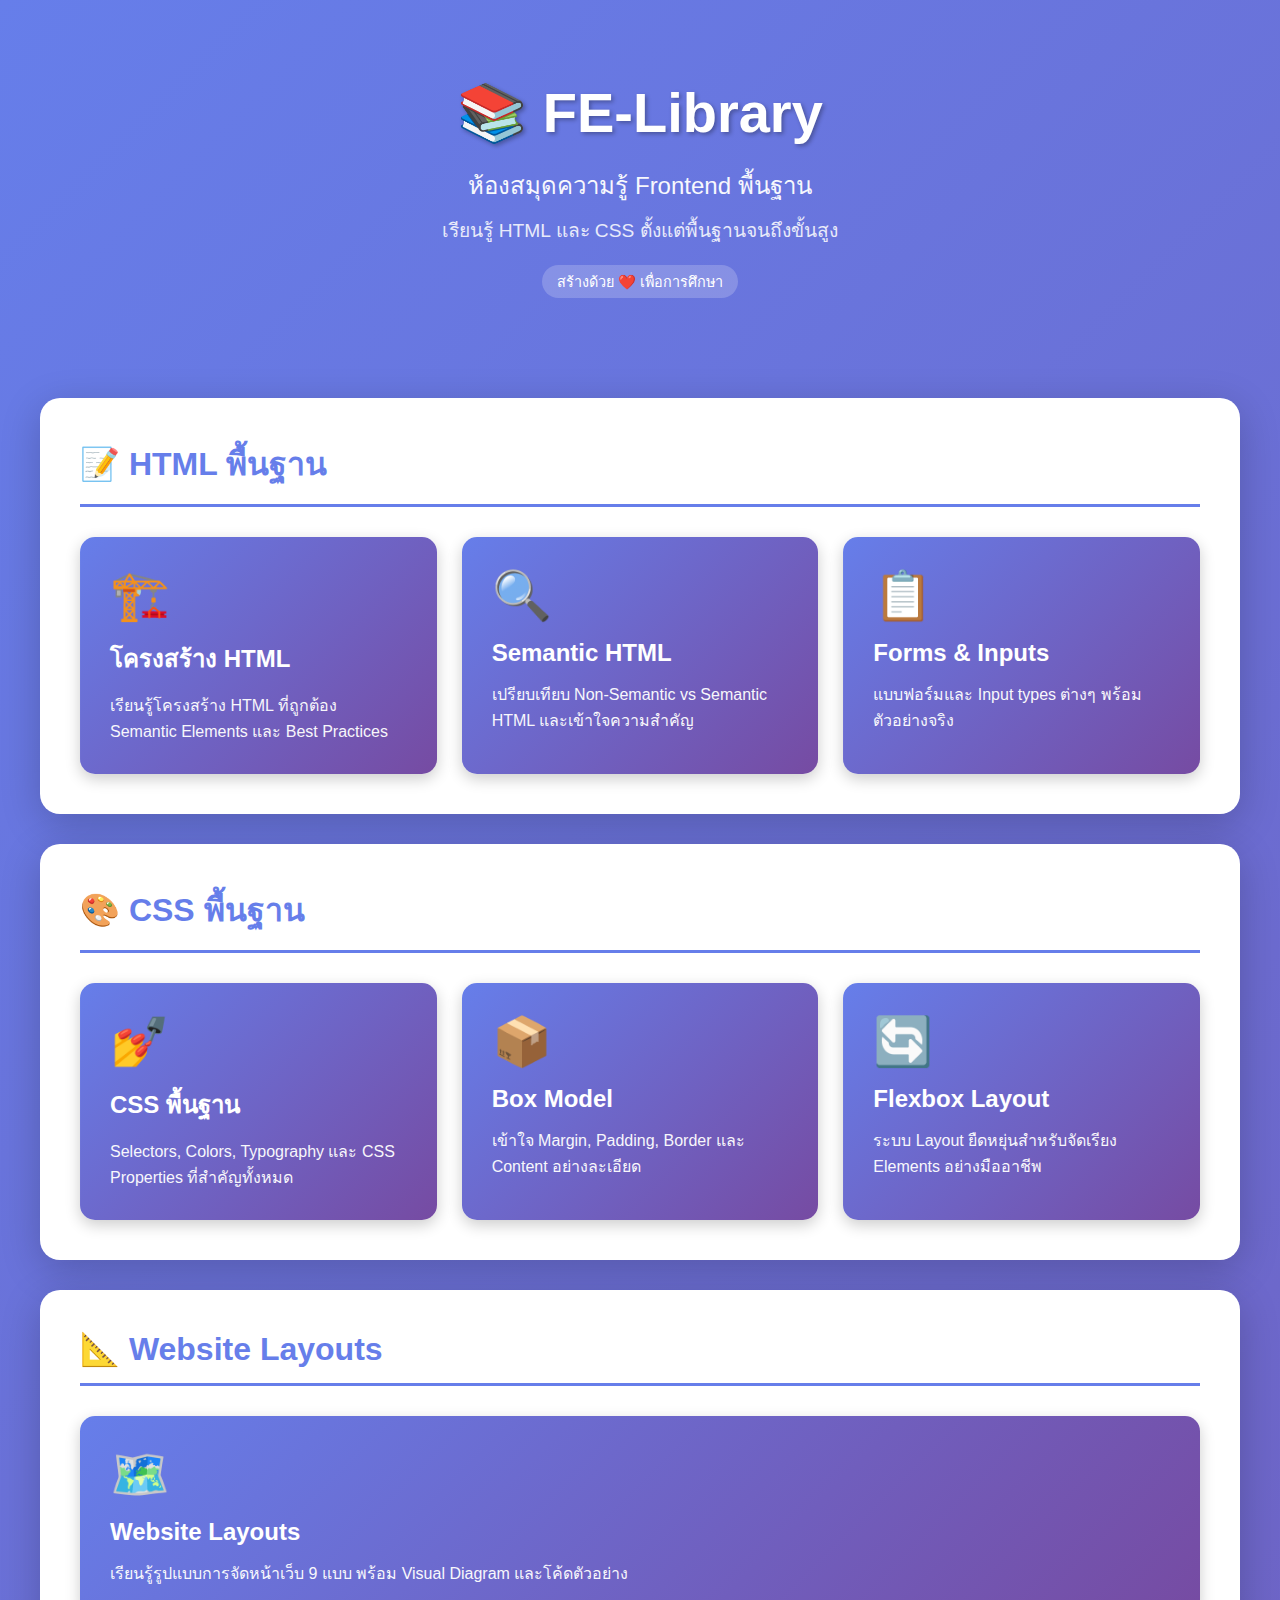
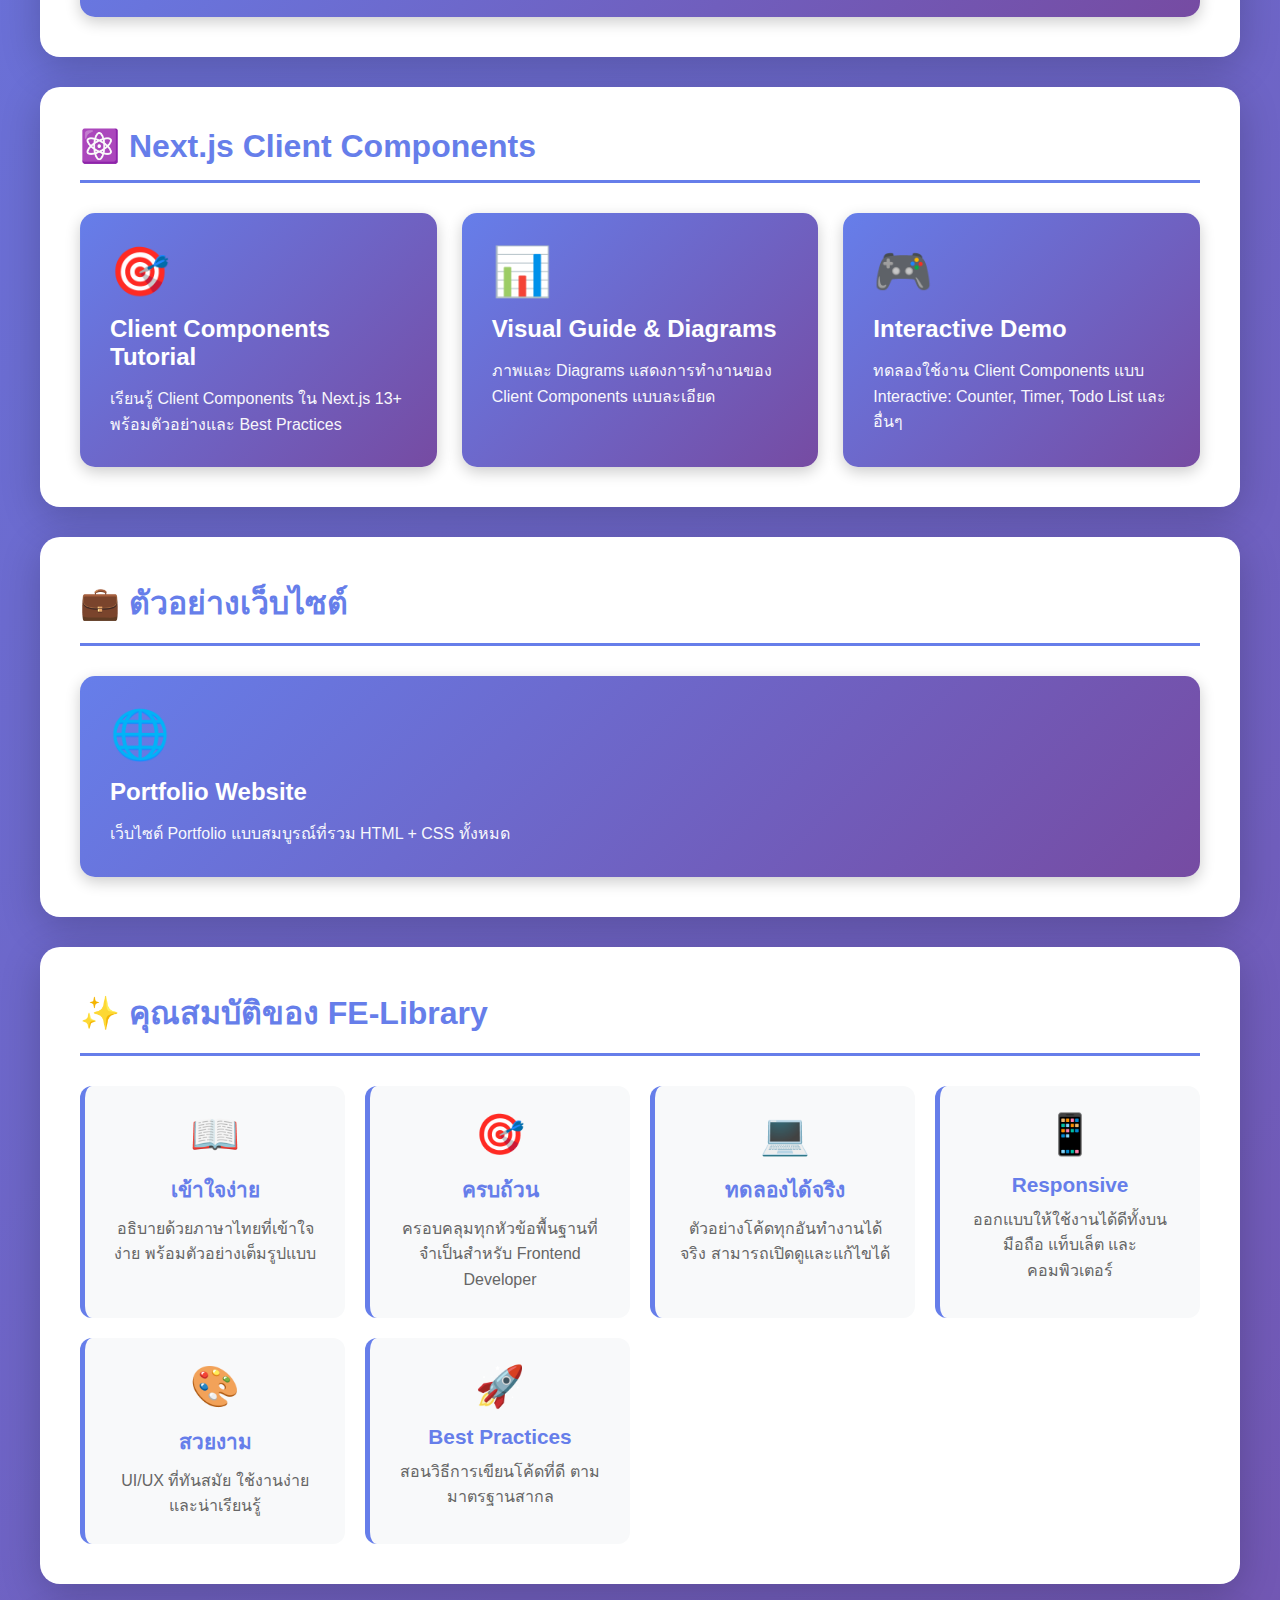
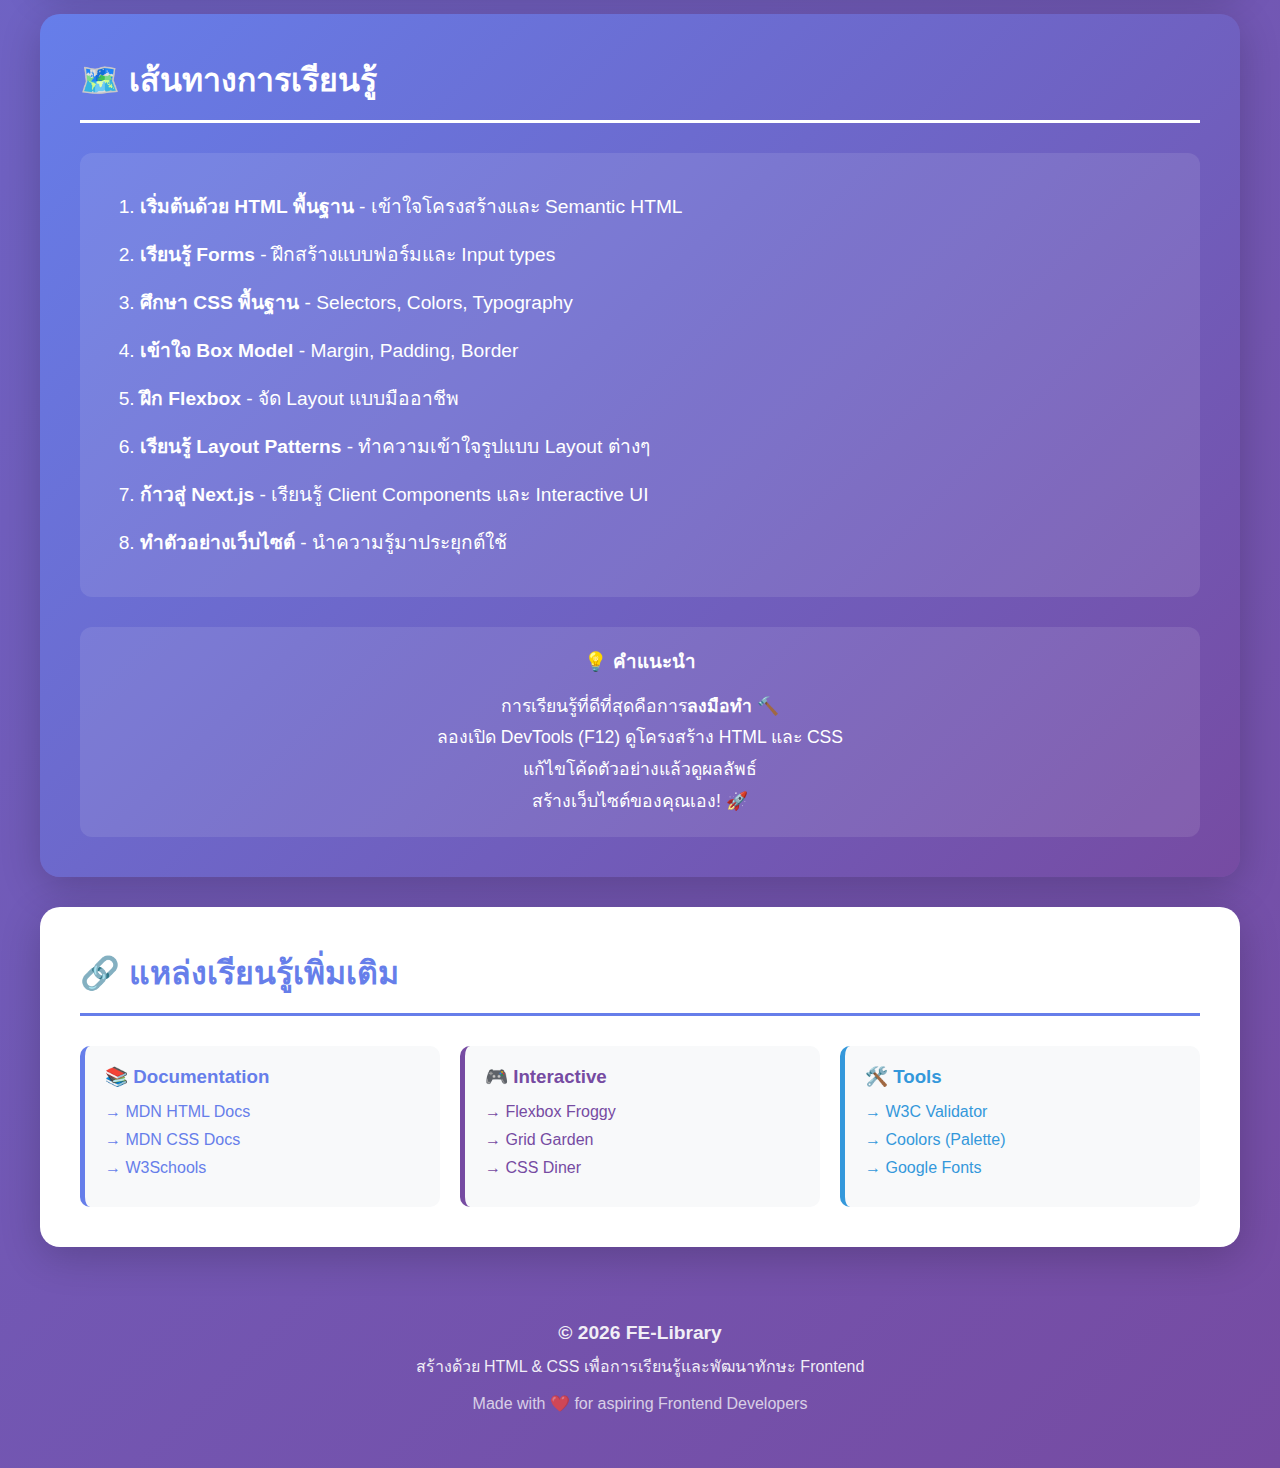
<file: index.html>
<!DOCTYPE html>
<html lang="th">
<head>
  <meta charset="UTF-8">
  <meta name="viewport" content="width=device-width, initial-scale=1.0">
  <meta name="description" content="ห้องสมุดความรู้ Frontend พื้นฐาน - HTML และ CSS">
  <title>FE-Library - ห้องสมุดความรู้ Frontend</title>
  <style>
    * {
      margin: 0;
      padding: 0;
      box-sizing: border-box;
    }

    body {
      font-family: 'Segoe UI', Tahoma, Geneva, Verdana, sans-serif;
      background: linear-gradient(135deg, #667eea 0%, #764ba2 100%);
      min-height: 100vh;
      padding: 20px;
    }

    .container {
      max-width: 1200px;
      margin: 0 auto;
    }

    header {
      text-align: center;
      color: white;
      padding: 60px 20px;
    }

    header h1 {
      font-size: 3.5rem;
      margin-bottom: 20px;
      text-shadow: 2px 2px 4px rgba(0, 0, 0, 0.3);
    }

    header p {
      font-size: 1.5rem;
      opacity: 0.95;
      margin-bottom: 10px;
    }

    .subtitle {
      font-size: 1.2rem;
      opacity: 0.85;
    }

    .content {
      margin-top: 40px;
    }

    .section {
      background: white;
      border-radius: 20px;
      padding: 40px;
      margin-bottom: 30px;
      box-shadow: 0 10px 40px rgba(0, 0, 0, 0.2);
    }

    h2 {
      color: #667eea;
      font-size: 2rem;
      margin-bottom: 30px;
      border-bottom: 3px solid #667eea;
      padding-bottom: 15px;
    }

    .cards-grid {
      display: grid;
      grid-template-columns: repeat(auto-fit, minmax(300px, 1fr));
      gap: 25px;
    }

    .card {
      background: linear-gradient(135deg, #667eea 0%, #764ba2 100%);
      color: white;
      padding: 30px;
      border-radius: 15px;
      text-decoration: none;
      display: block;
      transition: all 0.3s ease;
      box-shadow: 0 5px 15px rgba(0, 0, 0, 0.2);
      position: relative;
      overflow: hidden;
    }

    .card::before {
      content: '';
      position: absolute;
      top: 0;
      left: 0;
      width: 100%;
      height: 100%;
      background: rgba(255, 255, 255, 0.1);
      transform: translateX(-100%);
      transition: transform 0.3s ease;
    }

    .card:hover::before {
      transform: translateX(0);
    }

    .card:hover {
      transform: translateY(-10px);
      box-shadow: 0 15px 30px rgba(0, 0, 0, 0.3);
    }

    .card-icon {
      font-size: 3rem;
      margin-bottom: 15px;
      display: block;
    }

    .card h3 {
      font-size: 1.5rem;
      margin-bottom: 15px;
      color: white;
      position: relative;
      z-index: 1;
    }

    .card p {
      opacity: 0.95;
      line-height: 1.6;
      position: relative;
      z-index: 1;
    }

    .features {
      display: grid;
      grid-template-columns: repeat(auto-fit, minmax(250px, 1fr));
      gap: 20px;
      margin-top: 30px;
    }

    .feature {
      background: #f8f9fa;
      padding: 25px;
      border-radius: 12px;
      text-align: center;
      border-left: 5px solid #667eea;
    }

    .feature-icon {
      font-size: 2.5rem;
      margin-bottom: 15px;
    }

    .feature h3 {
      color: #667eea;
      font-size: 1.3rem;
      margin-bottom: 10px;
    }

    .feature p {
      color: #666;
      line-height: 1.6;
    }

    footer {
      text-align: center;
      color: white;
      padding: 30px 20px;
      margin-top: 40px;
      opacity: 0.9;
    }

    footer p {
      margin: 5px 0;
    }

    .badge {
      background: rgba(255, 255, 255, 0.2);
      padding: 5px 15px;
      border-radius: 20px;
      font-size: 0.9rem;
      display: inline-block;
      margin-top: 10px;
    }

    @media (max-width: 768px) {
      header h1 {
        font-size: 2.5rem;
      }

      header p {
        font-size: 1.2rem;
      }

      .section {
        padding: 25px;
      }

      .cards-grid,
      .features {
        grid-template-columns: 1fr;
      }
    }
  </style>
</head>
<body>

  <div class="container">
    <header>
      <h1>📚 FE-Library</h1>
      <p>ห้องสมุดความรู้ Frontend พื้นฐาน</p>
      <p class="subtitle">เรียนรู้ HTML และ CSS ตั้งแต่พื้นฐานจนถึงขั้นสูง</p>
      <span class="badge">สร้างด้วย ❤️ เพื่อการศึกษา</span>
    </header>

    <div class="content">

      <!-- HTML Basics Section -->
      <div class="section">
        <h2>📝 HTML พื้นฐาน</h2>
        <div class="cards-grid">
          
          <a href="01-html-basics/index.html" class="card">
            <span class="card-icon">🏗️</span>
            <h3>โครงสร้าง HTML</h3>
            <p>เรียนรู้โครงสร้าง HTML ที่ถูกต้อง Semantic Elements และ Best Practices</p>
          </a>

          <a href="01-html-basics/semantic-html.html" class="card">
            <span class="card-icon">🔍</span>
            <h3>Semantic HTML</h3>
            <p>เปรียบเทียบ Non-Semantic vs Semantic HTML และเข้าใจความสำคัญ</p>
          </a>

          <a href="01-html-basics/forms.html" class="card">
            <span class="card-icon">📋</span>
            <h3>Forms & Inputs</h3>
            <p>แบบฟอร์มและ Input types ต่างๆ พร้อมตัวอย่างจริง</p>
          </a>

        </div>
      </div>

      <!-- CSS Basics Section -->
      <div class="section">
        <h2>🎨 CSS พื้นฐาน</h2>
        <div class="cards-grid">
          
          <a href="02-css-basics/index.html" class="card">
            <span class="card-icon">💅</span>
            <h3>CSS พื้นฐาน</h3>
            <p>Selectors, Colors, Typography และ CSS Properties ที่สำคัญทั้งหมด</p>
          </a>

          <a href="02-css-basics/box-model.html" class="card">
            <span class="card-icon">📦</span>
            <h3>Box Model</h3>
            <p>เข้าใจ Margin, Padding, Border และ Content อย่างละเอียด</p>
          </a>

          <a href="02-css-basics/flexbox.html" class="card">
            <span class="card-icon">🔄</span>
            <h3>Flexbox Layout</h3>
            <p>ระบบ Layout ยืดหยุ่นสำหรับจัดเรียง Elements อย่างมืออาชีพ</p>
          </a>

        </div>
      </div>

      <!-- Layouts Section -->
      <div class="section">
        <h2>📐 Website Layouts</h2>
        <div class="cards-grid">
          
          <a href="04-layouts/index.html" class="card">
            <span class="card-icon">🗺️</span>
            <h3>Website Layouts</h3>
            <p>เรียนรู้รูปแบบการจัดหน้าเว็บ 9 แบบ พร้อม Visual Diagram และโค้ดตัวอย่าง</p>
          </a>

        </div>
      </div>

      <!-- Next.js Section -->
      <div class="section">
        <h2>⚛️ Next.js Client Components</h2>
        <div class="cards-grid">
          
          <a href="05-nextjs-client-components/index.html" class="card">
            <span class="card-icon">🎯</span>
            <h3>Client Components Tutorial</h3>
            <p>เรียนรู้ Client Components ใน Next.js 13+ พร้อมตัวอย่างและ Best Practices</p>
          </a>

          <a href="05-nextjs-client-components/diagrams-guide.html" class="card">
            <span class="card-icon">📊</span>
            <h3>Visual Guide & Diagrams</h3>
            <p>ภาพและ Diagrams แสดงการทำงานของ Client Components แบบละเอียด</p>
          </a>

          <a href="05-nextjs-client-components/interactive-demo.html" class="card">
            <span class="card-icon">🎮</span>
            <h3>Interactive Demo</h3>
            <p>ทดลองใช้งาน Client Components แบบ Interactive: Counter, Timer, Todo List และอื่นๆ</p>
          </a>

        </div>
      </div>

      <!-- Examples Section -->
      <div class="section">
        <h2>💼 ตัวอย่างเว็บไซต์</h2>
        <div class="cards-grid">
          
          <a href="03-examples/simple-webpage.html" class="card">
            <span class="card-icon">🌐</span>
            <h3>Portfolio Website</h3>
            <p>เว็บไซต์ Portfolio แบบสมบูรณ์ที่รวม HTML + CSS ทั้งหมด</p>
          </a>

        </div>
      </div>

      <!-- Features Section -->
      <div class="section">
        <h2>✨ คุณสมบัติของ FE-Library</h2>
        <div class="features">
          
          <div class="feature">
            <div class="feature-icon">📖</div>
            <h3>เข้าใจง่าย</h3>
            <p>อธิบายด้วยภาษาไทยที่เข้าใจง่าย พร้อมตัวอย่างเต็มรูปแบบ</p>
          </div>

          <div class="feature">
            <div class="feature-icon">🎯</div>
            <h3>ครบถ้วน</h3>
            <p>ครอบคลุมทุกหัวข้อพื้นฐานที่จำเป็นสำหรับ Frontend Developer</p>
          </div>

          <div class="feature">
            <div class="feature-icon">💻</div>
            <h3>ทดลองได้จริง</h3>
            <p>ตัวอย่างโค้ดทุกอันทำงานได้จริง สามารถเปิดดูและแก้ไขได้</p>
          </div>

          <div class="feature">
            <div class="feature-icon">📱</div>
            <h3>Responsive</h3>
            <p>ออกแบบให้ใช้งานได้ดีทั้งบนมือถือ แท็บเล็ต และคอมพิวเตอร์</p>
          </div>

          <div class="feature">
            <div class="feature-icon">🎨</div>
            <h3>สวยงาม</h3>
            <p>UI/UX ที่ทันสมัย ใช้งานง่าย และน่าเรียนรู้</p>
          </div>

          <div class="feature">
            <div class="feature-icon">🚀</div>
            <h3>Best Practices</h3>
            <p>สอนวิธีการเขียนโค้ดที่ดี ตามมาตรฐานสากล</p>
          </div>

        </div>
      </div>

      <!-- Learning Path -->
      <div class="section" style="background: linear-gradient(135deg, #667eea 0%, #764ba2 100%); color: white;">
        <h2 style="color: white; border-bottom-color: white;">🗺️ เส้นทางการเรียนรู้</h2>
        
        <div style="background: rgba(255,255,255,0.1); padding: 30px; border-radius: 12px; margin-top: 20px;">
          <ol style="font-size: 1.2rem; line-height: 2.5; padding-left: 30px;">
            <li><strong>เริ่มต้นด้วย HTML พื้นฐาน</strong> - เข้าใจโครงสร้างและ Semantic HTML</li>
            <li><strong>เรียนรู้ Forms</strong> - ฝึกสร้างแบบฟอร์มและ Input types</li>
            <li><strong>ศึกษา CSS พื้นฐาน</strong> - Selectors, Colors, Typography</li>
            <li><strong>เข้าใจ Box Model</strong> - Margin, Padding, Border</li>
            <li><strong>ฝึก Flexbox</strong> - จัด Layout แบบมืออาชีพ</li>
            <li><strong>เรียนรู้ Layout Patterns</strong> - ทำความเข้าใจรูปแบบ Layout ต่างๆ</li>
            <li><strong>ก้าวสู่ Next.js</strong> - เรียนรู้ Client Components และ Interactive UI</li>
            <li><strong>ทำตัวอย่างเว็บไซต์</strong> - นำความรู้มาประยุกต์ใช้</li>
          </ol>
        </div>

        <div style="text-align: center; margin-top: 30px; padding: 20px; background: rgba(255,255,255,0.1); border-radius: 12px;">
          <h3 style="color: white; margin-bottom: 15px;">💡 คำแนะนำ</h3>
          <p style="font-size: 1.1rem; line-height: 1.8;">
            การเรียนรู้ที่ดีที่สุดคือการ<strong>ลงมือทำ</strong> 🔨<br>
            ลองเปิด DevTools (F12) ดูโครงสร้าง HTML และ CSS<br>
            แก้ไขโค้ดตัวอย่างแล้วดูผลลัพธ์<br>
            สร้างเว็บไซต์ของคุณเอง! 🚀
          </p>
        </div>
      </div>

      <!-- Resources -->
      <div class="section">
        <h2>🔗 แหล่งเรียนรู้เพิ่มเติม</h2>
        
        <div style="display: grid; grid-template-columns: repeat(auto-fit, minmax(280px, 1fr)); gap: 20px;">
          
          <div style="background: #f8f9fa; padding: 20px; border-radius: 10px; border-left: 5px solid #667eea;">
            <h3 style="color: #667eea; margin-bottom: 15px;">📚 Documentation</h3>
            <ul style="list-style: none; padding: 0;">
              <li style="margin: 10px 0;">
                <a href="https://developer.mozilla.org/en-US/docs/Web/HTML" target="_blank" style="color: #667eea; text-decoration: none; font-weight: 500;">
                  → MDN HTML Docs
                </a>
              </li>
              <li style="margin: 10px 0;">
                <a href="https://developer.mozilla.org/en-US/docs/Web/CSS" target="_blank" style="color: #667eea; text-decoration: none; font-weight: 500;">
                  → MDN CSS Docs
                </a>
              </li>
              <li style="margin: 10px 0;">
                <a href="https://www.w3schools.com/" target="_blank" style="color: #667eea; text-decoration: none; font-weight: 500;">
                  → W3Schools
                </a>
              </li>
            </ul>
          </div>

          <div style="background: #f8f9fa; padding: 20px; border-radius: 10px; border-left: 5px solid #764ba2;">
            <h3 style="color: #764ba2; margin-bottom: 15px;">🎮 Interactive</h3>
            <ul style="list-style: none; padding: 0;">
              <li style="margin: 10px 0;">
                <a href="https://flexboxfroggy.com/" target="_blank" style="color: #764ba2; text-decoration: none; font-weight: 500;">
                  → Flexbox Froggy
                </a>
              </li>
              <li style="margin: 10px 0;">
                <a href="https://cssgridgarden.com/" target="_blank" style="color: #764ba2; text-decoration: none; font-weight: 500;">
                  → Grid Garden
                </a>
              </li>
              <li style="margin: 10px 0;">
                <a href="https://flukeout.github.io/" target="_blank" style="color: #764ba2; text-decoration: none; font-weight: 500;">
                  → CSS Diner
                </a>
              </li>
            </ul>
          </div>

          <div style="background: #f8f9fa; padding: 20px; border-radius: 10px; border-left: 5px solid #3498db;">
            <h3 style="color: #3498db; margin-bottom: 15px;">🛠️ Tools</h3>
            <ul style="list-style: none; padding: 0;">
              <li style="margin: 10px 0;">
                <a href="https://validator.w3.org/" target="_blank" style="color: #3498db; text-decoration: none; font-weight: 500;">
                  → W3C Validator
                </a>
              </li>
              <li style="margin: 10px 0;">
                <a href="https://coolors.co/" target="_blank" style="color: #3498db; text-decoration: none; font-weight: 500;">
                  → Coolors (Palette)
                </a>
              </li>
              <li style="margin: 10px 0;">
                <a href="https://fonts.google.com/" target="_blank" style="color: #3498db; text-decoration: none; font-weight: 500;">
                  → Google Fonts
                </a>
              </li>
            </ul>
          </div>

        </div>
      </div>

    </div>

    <footer>
      <p style="font-size: 1.2rem; margin-bottom: 10px;">
        <strong>© 2026 FE-Library</strong>
      </p>
      <p>สร้างด้วย HTML & CSS เพื่อการเรียนรู้และพัฒนาทักษะ Frontend</p>
      <p style="margin-top: 15px; opacity: 0.8;">
        Made with ❤️ for aspiring Frontend Developers
      </p>
    </footer>

  </div>

</body>
</html>
</file>
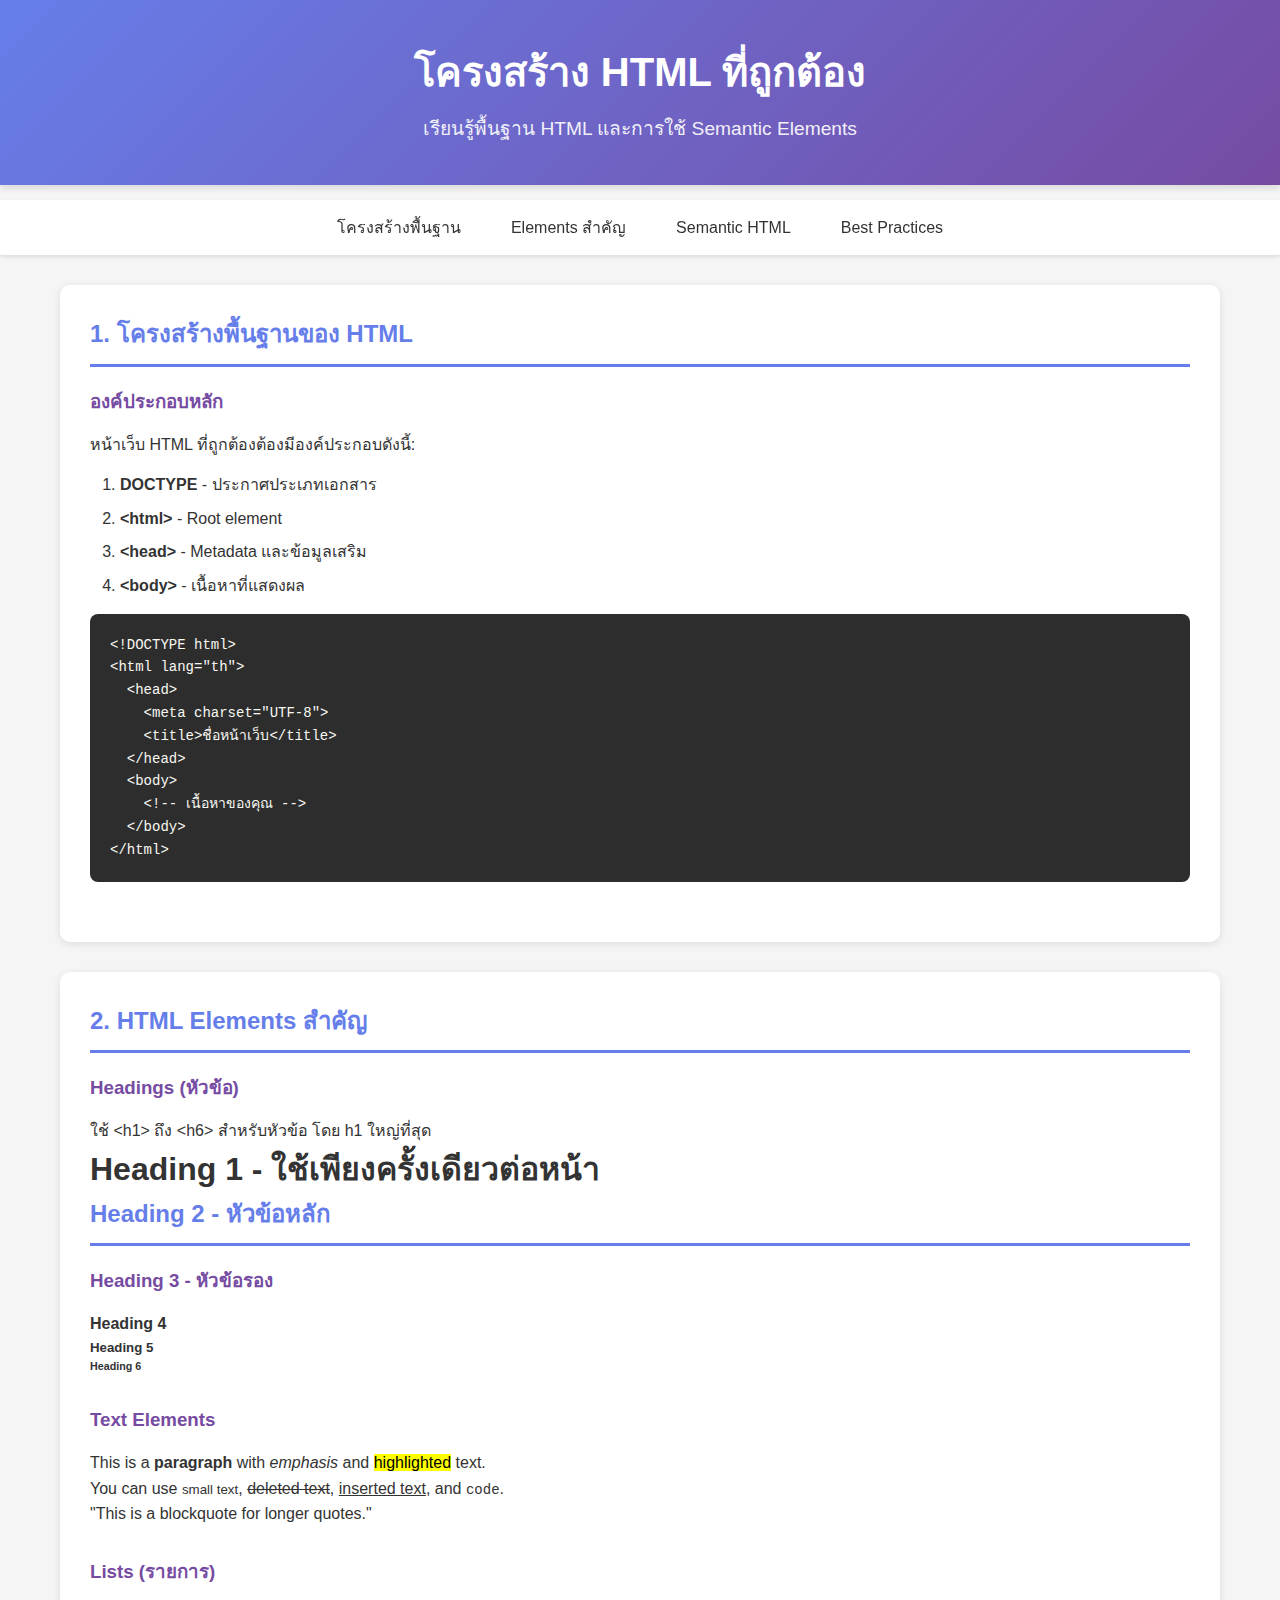
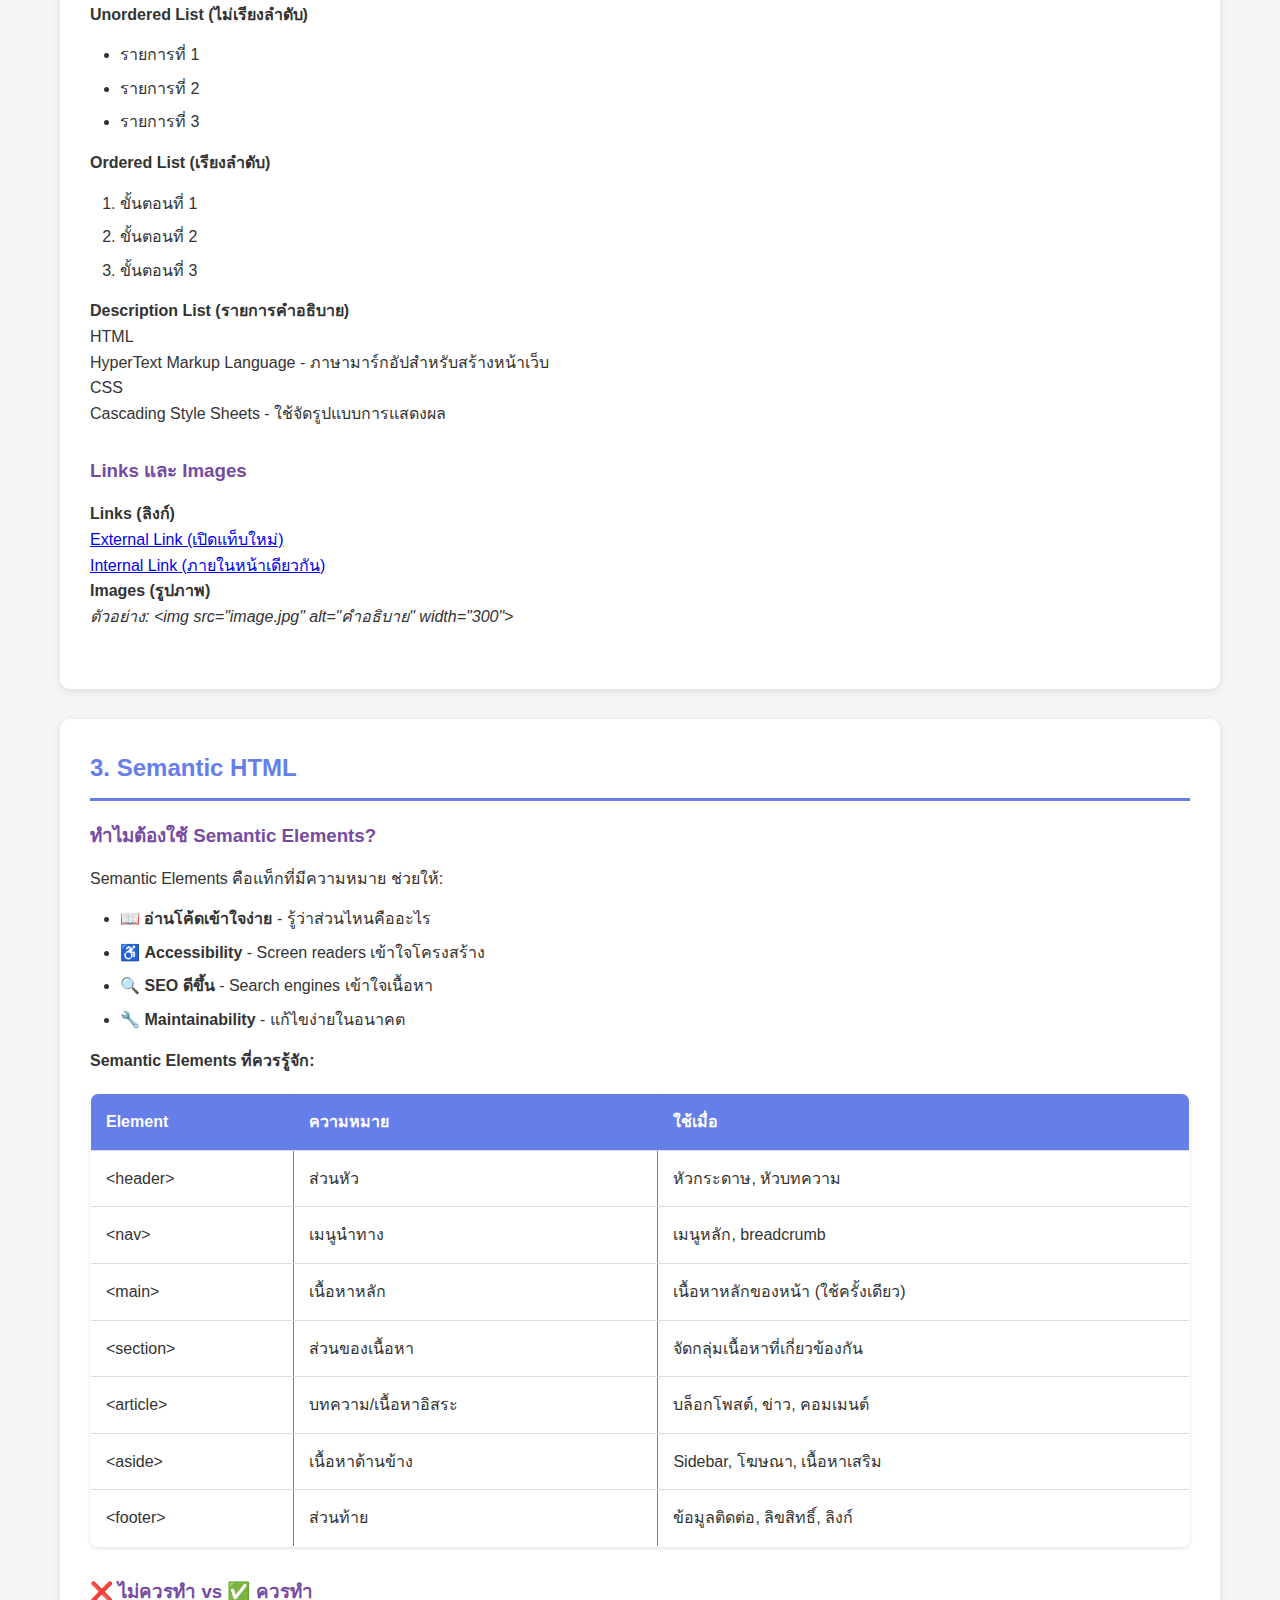
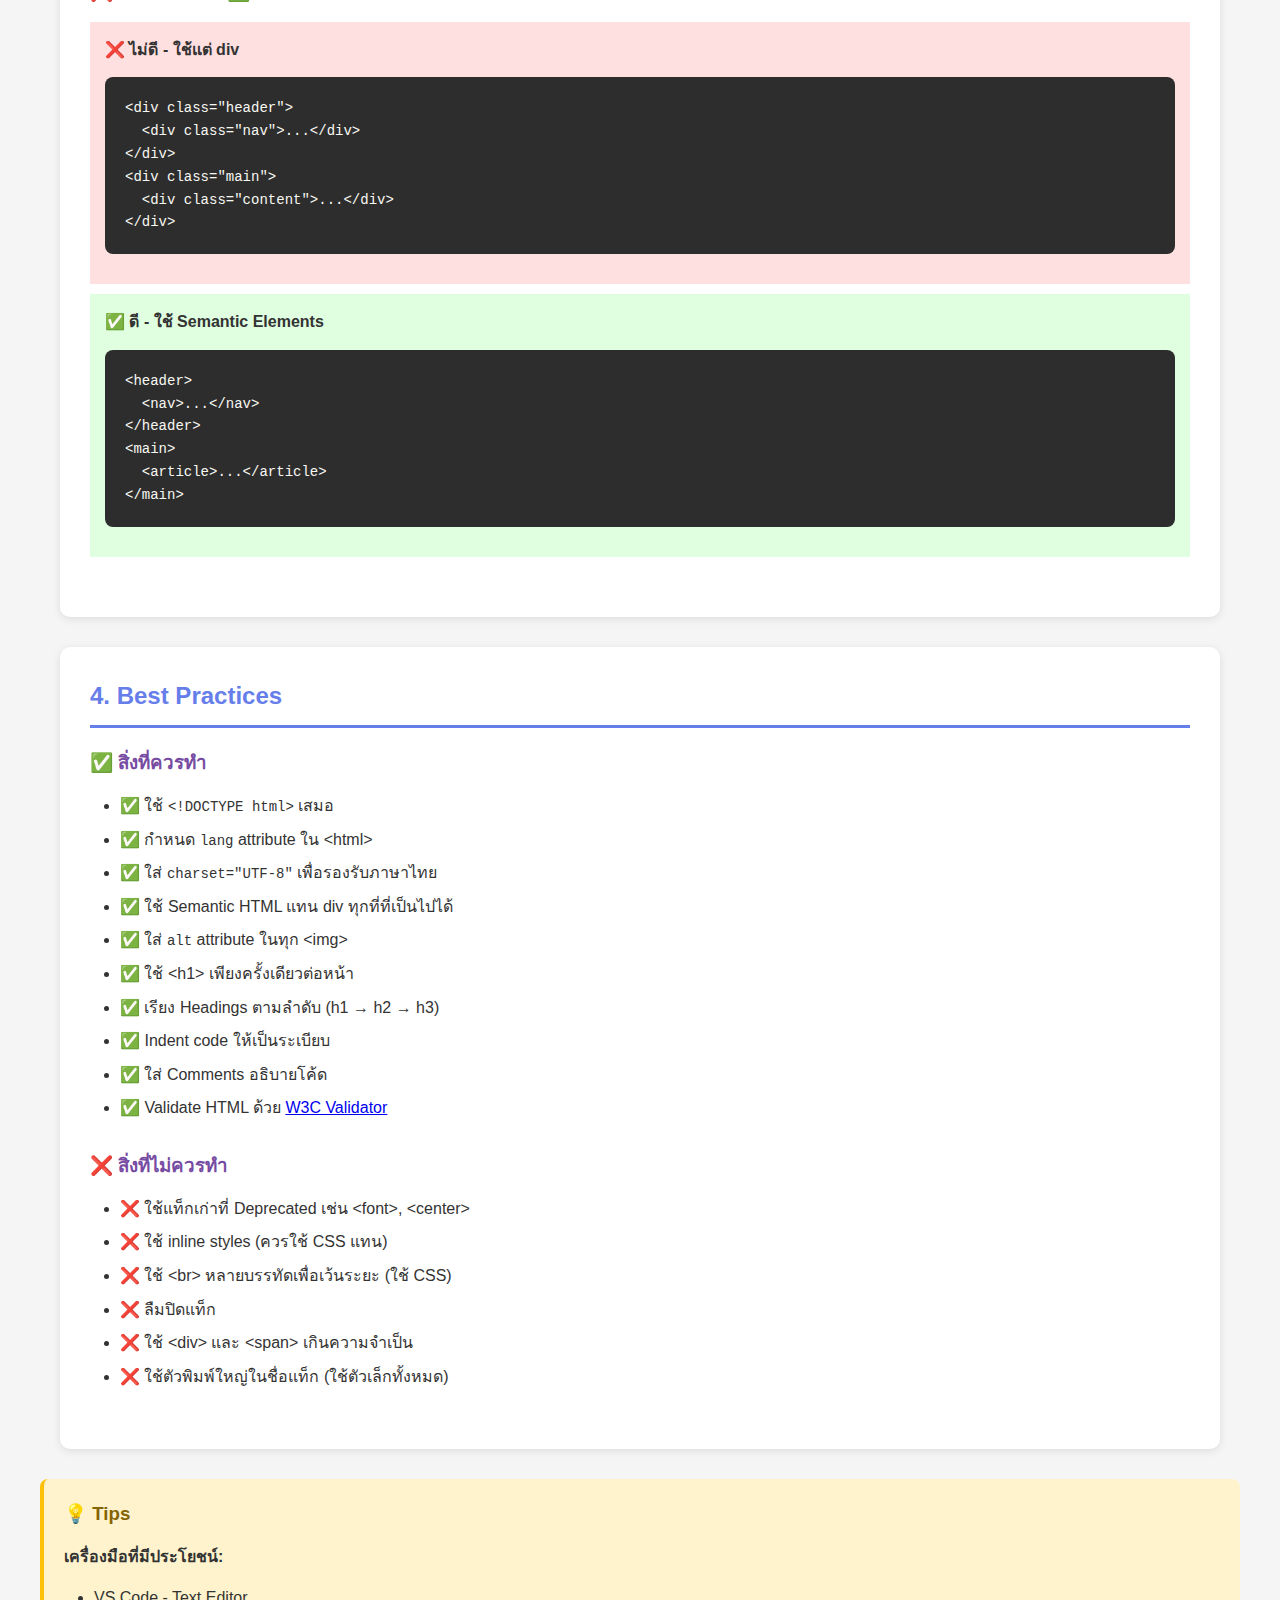
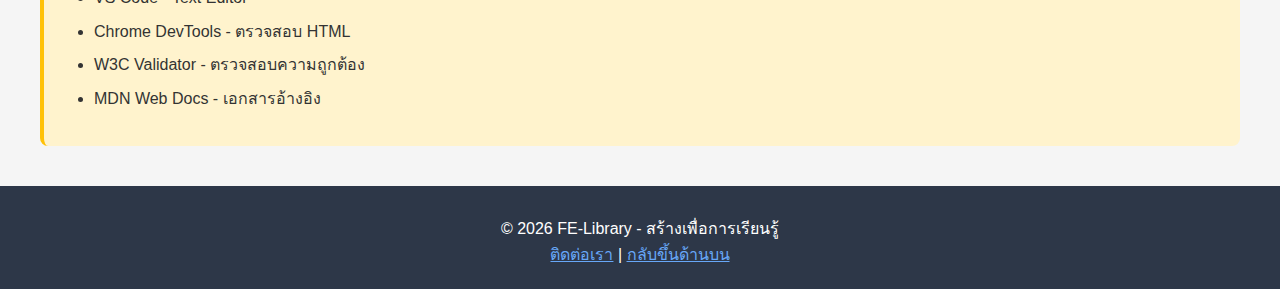
<file: 01-html-basics/index.html>
<!DOCTYPE html>
<!--
  DOCTYPE: ประกาศให้ Browser รู้ว่านี่คือเอกสาร HTML5
  ต้องอยู่บรรทัดแรกเสมอ
-->

<html lang="th">
<!--
  <html>: Root element ของหน้าเว็บ
  lang="th": ระบุภาษาของเนื้อหา (th = ภาษาไทย)
  ช่วยให้ Screen readers และ Search engines ทำงานได้ดีขึ้น
-->

<head>
  <!--
    <head>: ส่วนที่เก็บข้อมูล metadata ของหน้าเว็บ
    ไม่แสดงผลบนหน้าเว็บโดยตรง แต่สำคัญมาก!
  -->
  
  <!-- Character Encoding: กำหนดรูปแบบการเข้ารหัสตัวอักษร -->
  <meta charset="UTF-8">
  
  <!-- Viewport: สำคัญสำหรับ Responsive Design -->
  <meta name="viewport" content="width=device-width, initial-scale=1.0">
  
  <!-- Description: คำอธิบายหน้าเว็บสำหรับ SEO -->
  <meta name="description" content="เรียนรู้โครงสร้าง HTML พื้นฐานที่ถูกต้อง">
  
  <!-- Keywords: คำค้นหาสำหรับ SEO -->
  <meta name="keywords" content="HTML, Web Development, Frontend, Tutorial">
  
  <!-- Author: ผู้เขียน -->
  <meta name="author" content="FE-Library">
  
  <!-- Title: ชื่อหน้าเว็บที่แสดงบน Browser Tab -->
  <title>โครงสร้าง HTML พื้นฐาน | FE-Library</title>
  
  <!-- Link to CSS -->
  <link rel="stylesheet" href="styles.css">
  
  <!-- Favicon (ไอคอนบน Tab) -->
  <!-- <link rel="icon" type="image/x-icon" href="favicon.ico"> -->
</head>

<body>
  <!--
    <body>: ส่วนที่เก็บเนื้อหาทั้งหมดที่แสดงบนหน้าเว็บ
  -->

  <!-- HEADER: ส่วนหัวของหน้าเว็บ -->
  <header>
    <h1>โครงสร้าง HTML ที่ถูกต้อง</h1>
    <p>เรียนรู้พื้นฐาน HTML และการใช้ Semantic Elements</p>
  </header>

  <!-- NAVIGATION: เมนูนำทาง -->
  <nav>
    <ul>
      <li><a href="#structure">โครงสร้างพื้นฐาน</a></li>
      <li><a href="#elements">Elements สำคัญ</a></li>
      <li><a href="#semantic">Semantic HTML</a></li>
      <li><a href="#best-practices">Best Practices</a></li>
    </ul>
  </nav>

  <!-- MAIN: เนื้อหาหลักของหน้าเว็บ -->
  <main>
    
    <!-- SECTION 1: โครงสร้างพื้นฐาน -->
    <section id="structure">
      <h2>1. โครงสร้างพื้นฐานของ HTML</h2>
      
      <article>
        <h3>องค์ประกอบหลัก</h3>
        <p>หน้าเว็บ HTML ที่ถูกต้องต้องมีองค์ประกอบดังนี้:</p>
        
        <ol>
          <li><strong>DOCTYPE</strong> - ประกาศประเภทเอกสาร</li>
          <li><strong>&lt;html&gt;</strong> - Root element</li>
          <li><strong>&lt;head&gt;</strong> - Metadata และข้อมูลเสริม</li>
          <li><strong>&lt;body&gt;</strong> - เนื้อหาที่แสดงผล</li>
        </ol>

        <pre><code>&lt;!DOCTYPE html&gt;
&lt;html lang="th"&gt;
  &lt;head&gt;
    &lt;meta charset="UTF-8"&gt;
    &lt;title&gt;ชื่อหน้าเว็บ&lt;/title&gt;
  &lt;/head&gt;
  &lt;body&gt;
    &lt;!-- เนื้อหาของคุณ --&gt;
  &lt;/body&gt;
&lt;/html&gt;</code></pre>
      </article>
    </section>

    <!-- SECTION 2: Elements สำคัญ -->
    <section id="elements">
      <h2>2. HTML Elements สำคัญ</h2>
      
      <article>
        <h3>Headings (หัวข้อ)</h3>
        <p>ใช้ &lt;h1&gt; ถึง &lt;h6&gt; สำหรับหัวข้อ โดย h1 ใหญ่ที่สุด</p>
        
        <h1>Heading 1 - ใช้เพียงครั้งเดียวต่อหน้า</h1>
        <h2>Heading 2 - หัวข้อหลัก</h2>
        <h3>Heading 3 - หัวข้อรอง</h3>
        <h4>Heading 4</h4>
        <h5>Heading 5</h5>
        <h6>Heading 6</h6>
      </article>

      <article>
        <h3>Text Elements</h3>
        <p>This is a <strong>paragraph</strong> with <em>emphasis</em> and <mark>highlighted</mark> text.</p>
        <p>You can use <small>small text</small>, <del>deleted text</del>, <ins>inserted text</ins>, and <code>code</code>.</p>
        <blockquote>
          "This is a blockquote for longer quotes."
        </blockquote>
      </article>

      <article>
        <h3>Lists (รายการ)</h3>
        
        <h4>Unordered List (ไม่เรียงลำดับ)</h4>
        <ul>
          <li>รายการที่ 1</li>
          <li>รายการที่ 2</li>
          <li>รายการที่ 3</li>
        </ul>

        <h4>Ordered List (เรียงลำดับ)</h4>
        <ol>
          <li>ขั้นตอนที่ 1</li>
          <li>ขั้นตอนที่ 2</li>
          <li>ขั้นตอนที่ 3</li>
        </ol>

        <h4>Description List (รายการคำอธิบาย)</h4>
        <dl>
          <dt>HTML</dt>
          <dd>HyperText Markup Language - ภาษามาร์กอัปสำหรับสร้างหน้าเว็บ</dd>
          
          <dt>CSS</dt>
          <dd>Cascading Style Sheets - ใช้จัดรูปแบบการแสดงผล</dd>
        </dl>
      </article>

      <article>
        <h3>Links และ Images</h3>
        
        <h4>Links (ลิงก์)</h4>
        <p>
          <a href="https://www.example.com" target="_blank" rel="noopener noreferrer">
            External Link (เปิดแท็บใหม่)
          </a>
        </p>
        <p>
          <a href="#top">Internal Link (ภายในหน้าเดียวกัน)</a>
        </p>

        <h4>Images (รูปภาพ)</h4>
        <!-- 
          <img> ต้องมี alt attribute เสมอ เพื่อการเข้าถึง (Accessibility)
          และช่วย SEO
        -->
        <!-- <img src="path/to/image.jpg" alt="คำอธิบายรูปภาพ" width="300" height="200"> -->
        <p><em>ตัวอย่าง: &lt;img src="image.jpg" alt="คำอธิบาย" width="300"&gt;</em></p>
      </article>
    </section>

    <!-- SECTION 3: Semantic HTML -->
    <section id="semantic">
      <h2>3. Semantic HTML</h2>
      
      <article>
        <h3>ทำไมต้องใช้ Semantic Elements?</h3>
        <p>Semantic Elements คือแท็กที่มีความหมาย ช่วยให้:</p>
        <ul>
          <li>📖 <strong>อ่านโค้ดเข้าใจง่าย</strong> - รู้ว่าส่วนไหนคืออะไร</li>
          <li>♿ <strong>Accessibility</strong> - Screen readers เข้าใจโครงสร้าง</li>
          <li>🔍 <strong>SEO ดีขึ้น</strong> - Search engines เข้าใจเนื้อหา</li>
          <li>🔧 <strong>Maintainability</strong> - แก้ไขง่ายในอนาคต</li>
        </ul>

        <h4>Semantic Elements ที่ควรรู้จัก:</h4>
        <table border="1" cellpadding="10" cellspacing="0">
          <thead>
            <tr>
              <th>Element</th>
              <th>ความหมาย</th>
              <th>ใช้เมื่อ</th>
            </tr>
          </thead>
          <tbody>
            <tr>
              <td>&lt;header&gt;</td>
              <td>ส่วนหัว</td>
              <td>หัวกระดาษ, หัวบทความ</td>
            </tr>
            <tr>
              <td>&lt;nav&gt;</td>
              <td>เมนูนำทาง</td>
              <td>เมนูหลัก, breadcrumb</td>
            </tr>
            <tr>
              <td>&lt;main&gt;</td>
              <td>เนื้อหาหลัก</td>
              <td>เนื้อหาหลักของหน้า (ใช้ครั้งเดียว)</td>
            </tr>
            <tr>
              <td>&lt;section&gt;</td>
              <td>ส่วนของเนื้อหา</td>
              <td>จัดกลุ่มเนื้อหาที่เกี่ยวข้องกัน</td>
            </tr>
            <tr>
              <td>&lt;article&gt;</td>
              <td>บทความ/เนื้อหาอิสระ</td>
              <td>บล็อกโพสต์, ข่าว, คอมเมนต์</td>
            </tr>
            <tr>
              <td>&lt;aside&gt;</td>
              <td>เนื้อหาด้านข้าง</td>
              <td>Sidebar, โฆษณา, เนื้อหาเสริม</td>
            </tr>
            <tr>
              <td>&lt;footer&gt;</td>
              <td>ส่วนท้าย</td>
              <td>ข้อมูลติดต่อ, ลิขสิทธิ์, ลิงก์</td>
            </tr>
          </tbody>
        </table>
      </article>

      <article>
        <h3>❌ ไม่ควรทำ vs ✅ ควรทำ</h3>
        
        <div style="background: #ffe0e0; padding: 15px; margin: 10px 0;">
          <h4>❌ ไม่ดี - ใช้แต่ div</h4>
          <pre><code>&lt;div class="header"&gt;
  &lt;div class="nav"&gt;...&lt;/div&gt;
&lt;/div&gt;
&lt;div class="main"&gt;
  &lt;div class="content"&gt;...&lt;/div&gt;
&lt;/div&gt;</code></pre>
        </div>

        <div style="background: #e0ffe0; padding: 15px; margin: 10px 0;">
          <h4>✅ ดี - ใช้ Semantic Elements</h4>
          <pre><code>&lt;header&gt;
  &lt;nav&gt;...&lt;/nav&gt;
&lt;/header&gt;
&lt;main&gt;
  &lt;article&gt;...&lt;/article&gt;
&lt;/main&gt;</code></pre>
        </div>
      </article>
    </section>

    <!-- SECTION 4: Best Practices -->
    <section id="best-practices">
      <h2>4. Best Practices</h2>
      
      <article>
        <h3>✅ สิ่งที่ควรทำ</h3>
        <ul>
          <li>✅ ใช้ <code>&lt;!DOCTYPE html&gt;</code> เสมอ</li>
          <li>✅ กำหนด <code>lang</code> attribute ใน &lt;html&gt;</li>
          <li>✅ ใส่ <code>charset="UTF-8"</code> เพื่อรองรับภาษาไทย</li>
          <li>✅ ใช้ Semantic HTML แทน div ทุกที่ที่เป็นไปได้</li>
          <li>✅ ใส่ <code>alt</code> attribute ในทุก &lt;img&gt;</li>
          <li>✅ ใช้ &lt;h1&gt; เพียงครั้งเดียวต่อหน้า</li>
          <li>✅ เรียง Headings ตามลำดับ (h1 → h2 → h3)</li>
          <li>✅ Indent code ให้เป็นระเบียบ</li>
          <li>✅ ใส่ Comments อธิบายโค้ด</li>
          <li>✅ Validate HTML ด้วย <a href="https://validator.w3.org/" target="_blank">W3C Validator</a></li>
        </ul>
      </article>

      <article>
        <h3>❌ สิ่งที่ไม่ควรทำ</h3>
        <ul>
          <li>❌ ใช้แท็กเก่าที่ Deprecated เช่น &lt;font&gt;, &lt;center&gt;</li>
          <li>❌ ใช้ inline styles (ควรใช้ CSS แทน)</li>
          <li>❌ ใช้ &lt;br&gt; หลายบรรทัดเพื่อเว้นระยะ (ใช้ CSS)</li>
          <li>❌ ลืมปิดแท็ก</li>
          <li>❌ ใช้ &lt;div&gt; และ &lt;span&gt; เกินความจำเป็น</li>
          <li>❌ ใช้ตัวพิมพ์ใหญ่ในชื่อแท็ก (ใช้ตัวเล็กทั้งหมด)</li>
        </ul>
      </article>
    </section>

  </main>

  <!-- ASIDE: เนื้อหาเสริมด้านข้าง -->
  <aside>
    <h3>💡 Tips</h3>
    <p><strong>เครื่องมือที่มีประโยชน์:</strong></p>
    <ul>
      <li>VS Code - Text Editor</li>
      <li>Chrome DevTools - ตรวจสอบ HTML</li>
      <li>W3C Validator - ตรวจสอบความถูกต้อง</li>
      <li>MDN Web Docs - เอกสารอ้างอิง</li>
    </ul>
  </aside>

  <!-- FOOTER: ส่วนท้ายของหน้าเว็บ -->
  <footer>
    <p>&copy; 2026 FE-Library - สร้างเพื่อการเรียนรู้</p>
    <p>
      <a href="mailto:contact@example.com">ติดต่อเรา</a> | 
      <a href="#top">กลับขึ้นด้านบน</a>
    </p>
  </footer>

  <!-- Script: ควรอยู่ก่อนปิด </body> -->
  <script>
    // JavaScript code (if needed)
    console.log('HTML Structure Loaded Successfully! 🎉');
  </script>

</body>
</html>
</file>
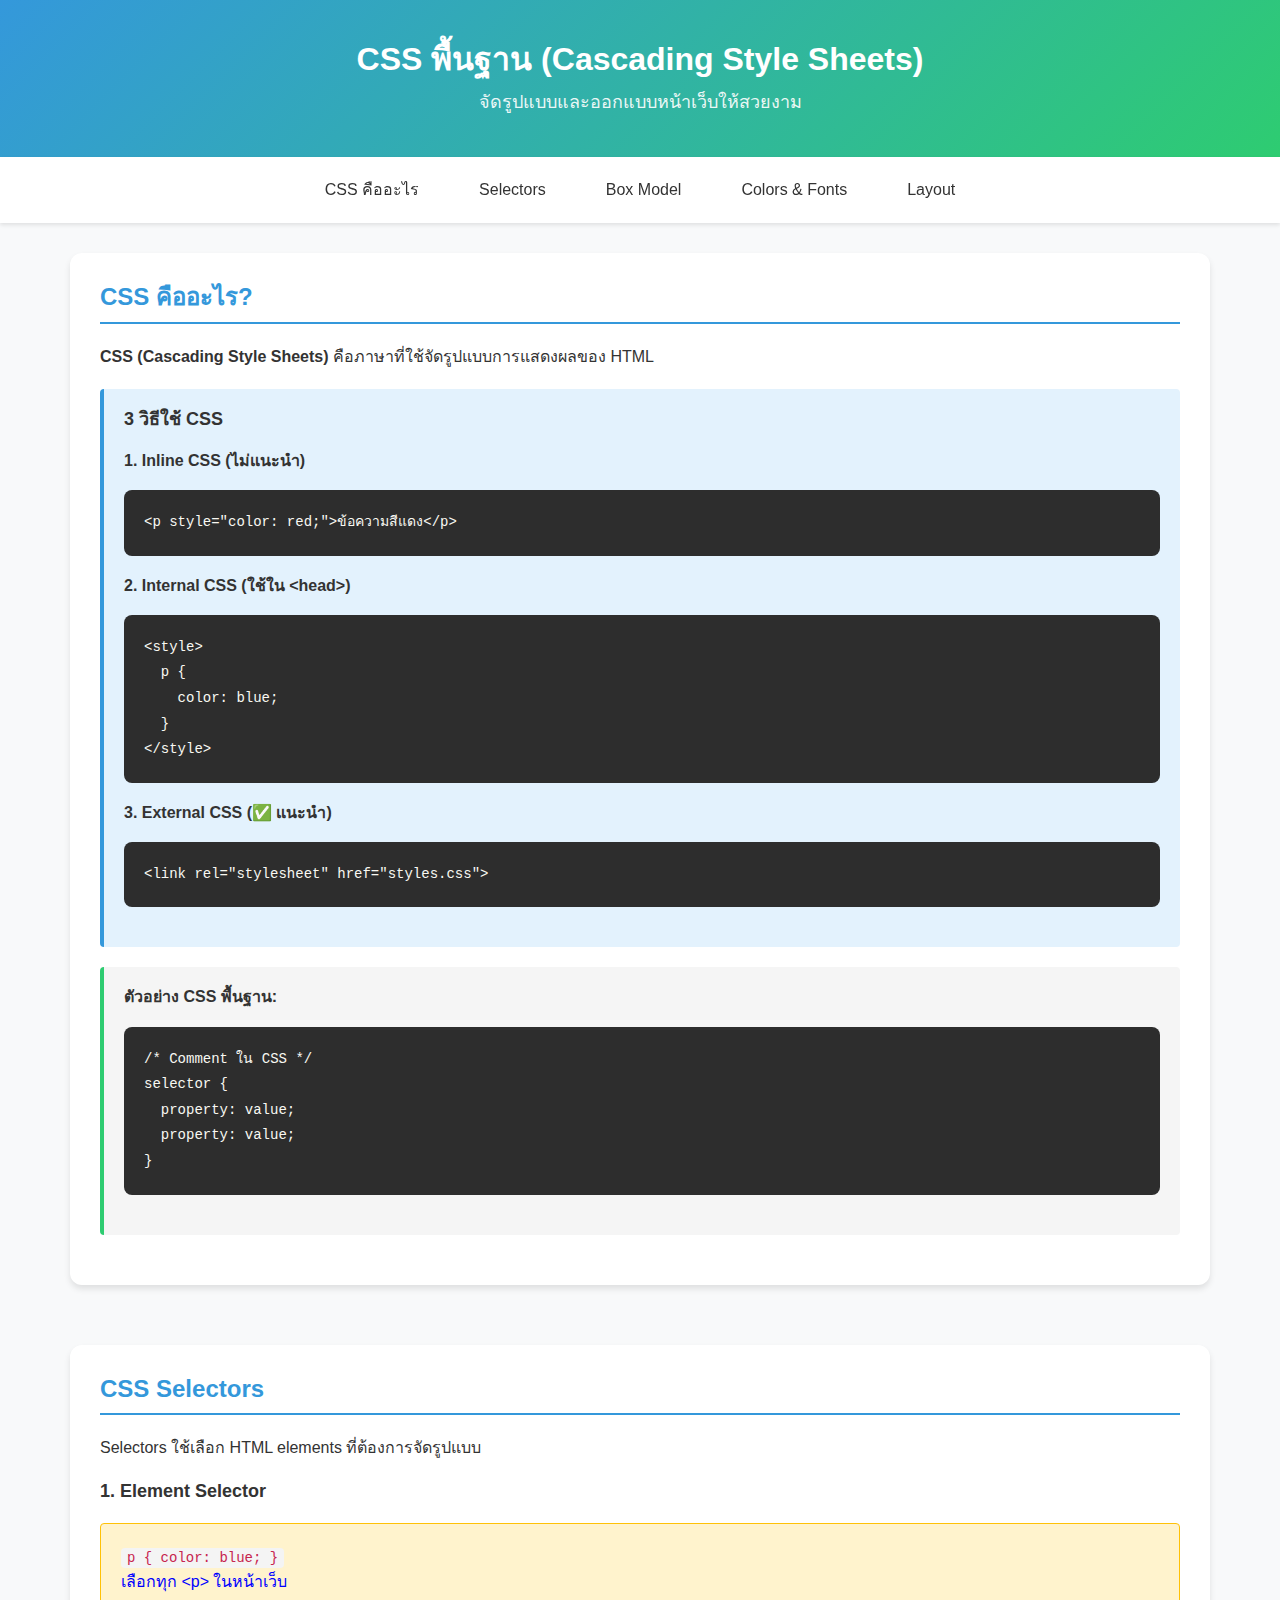
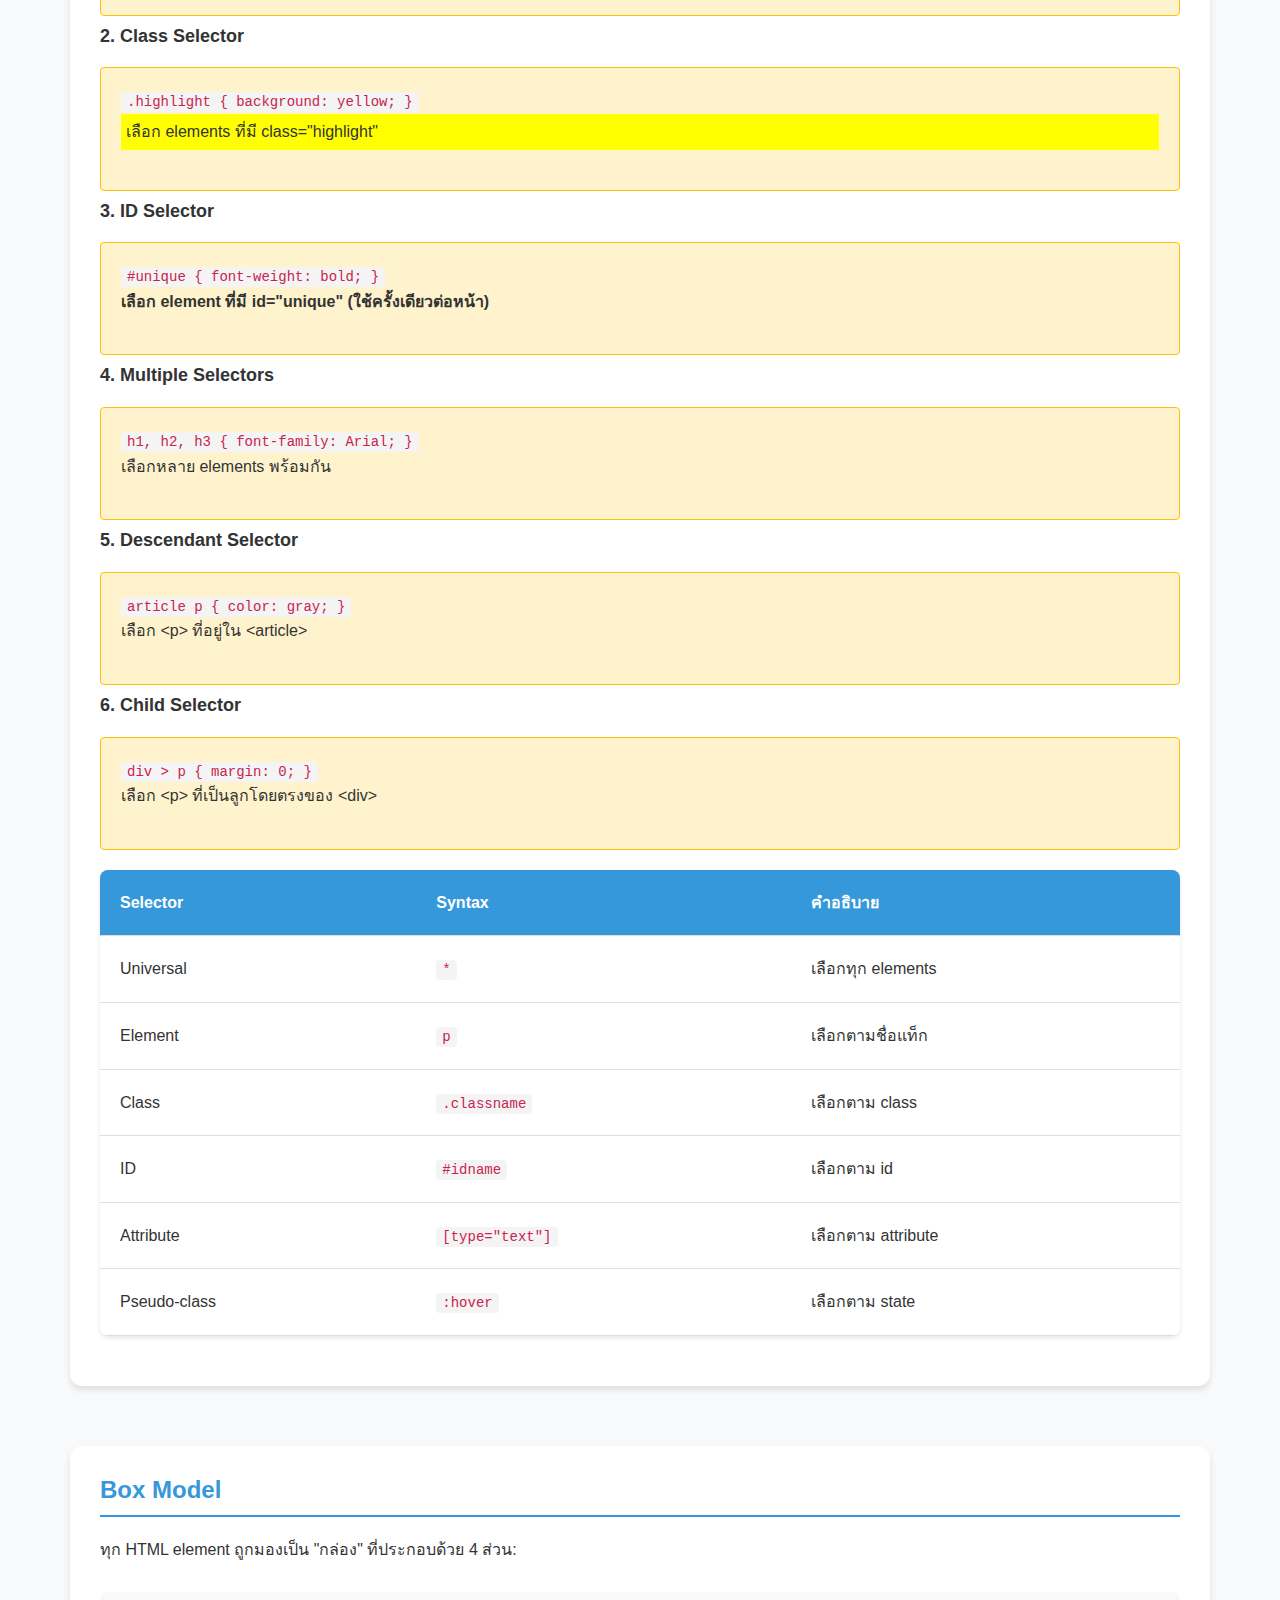
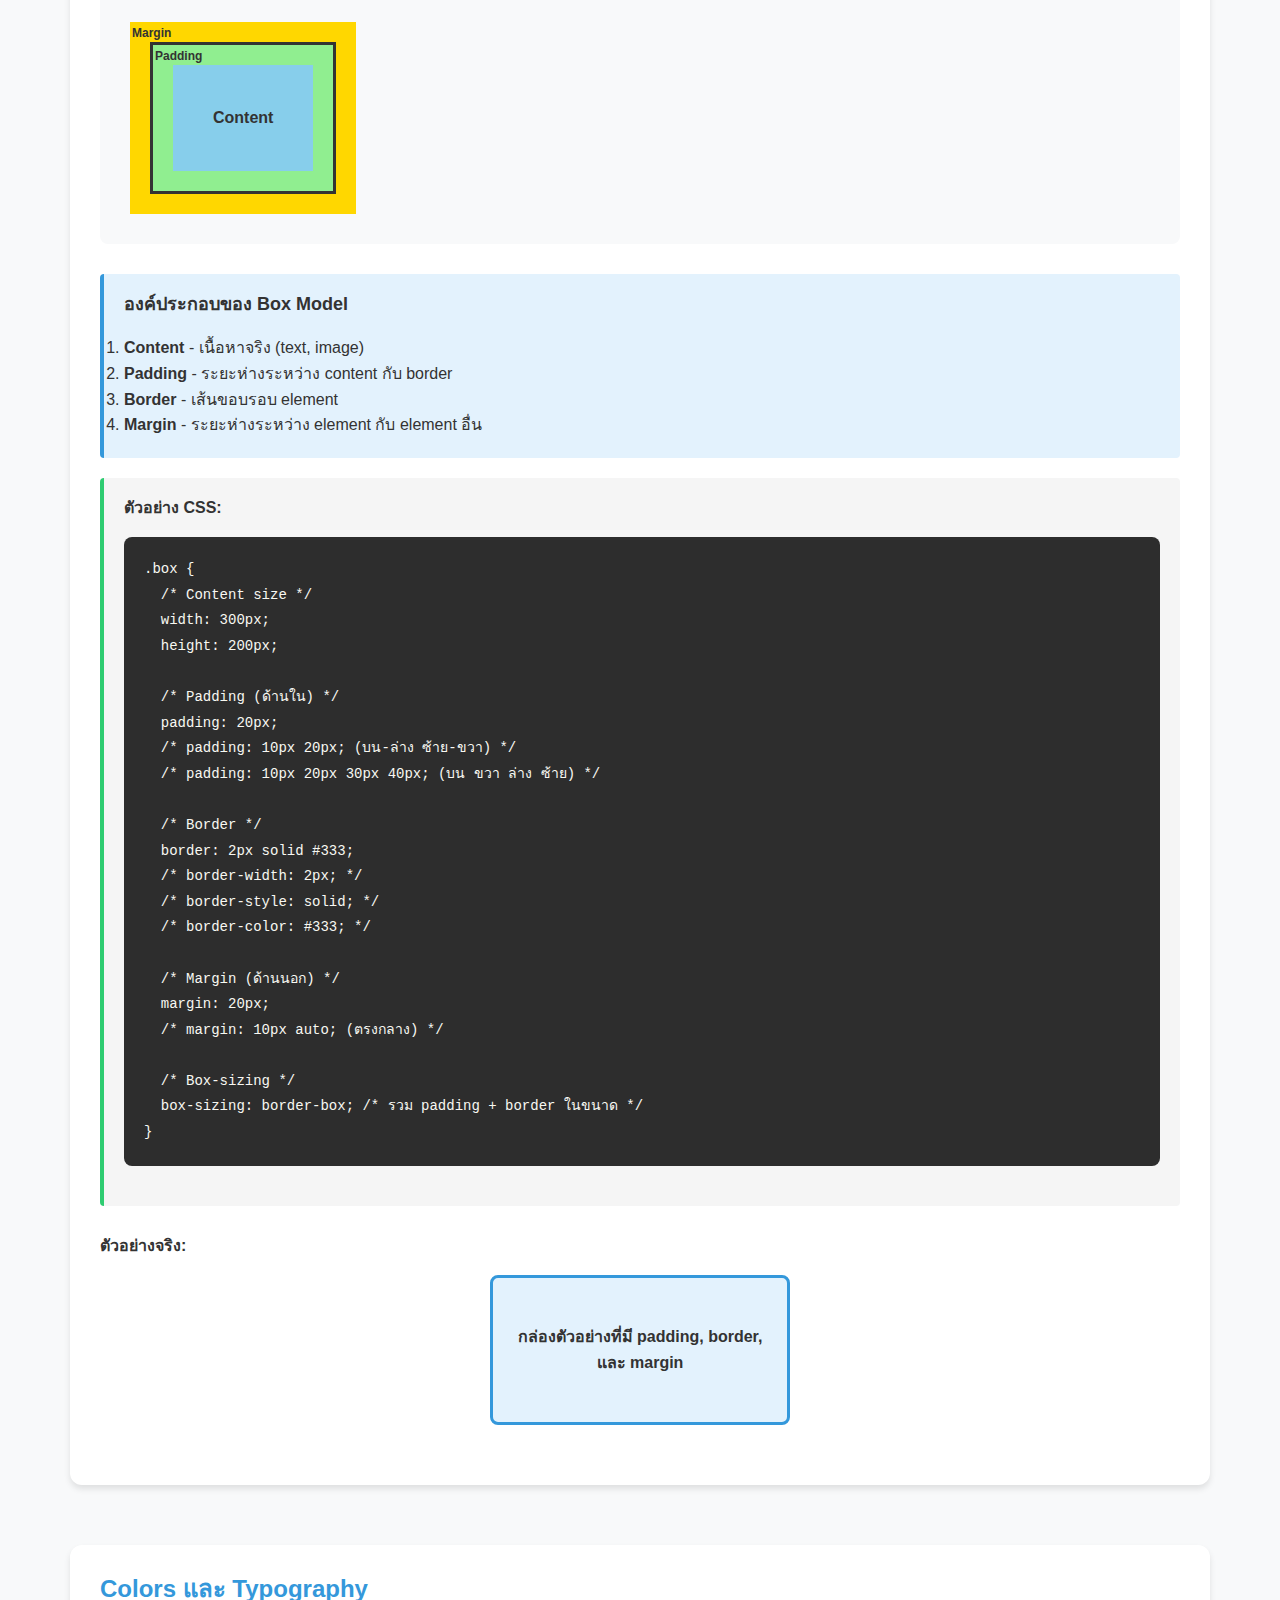
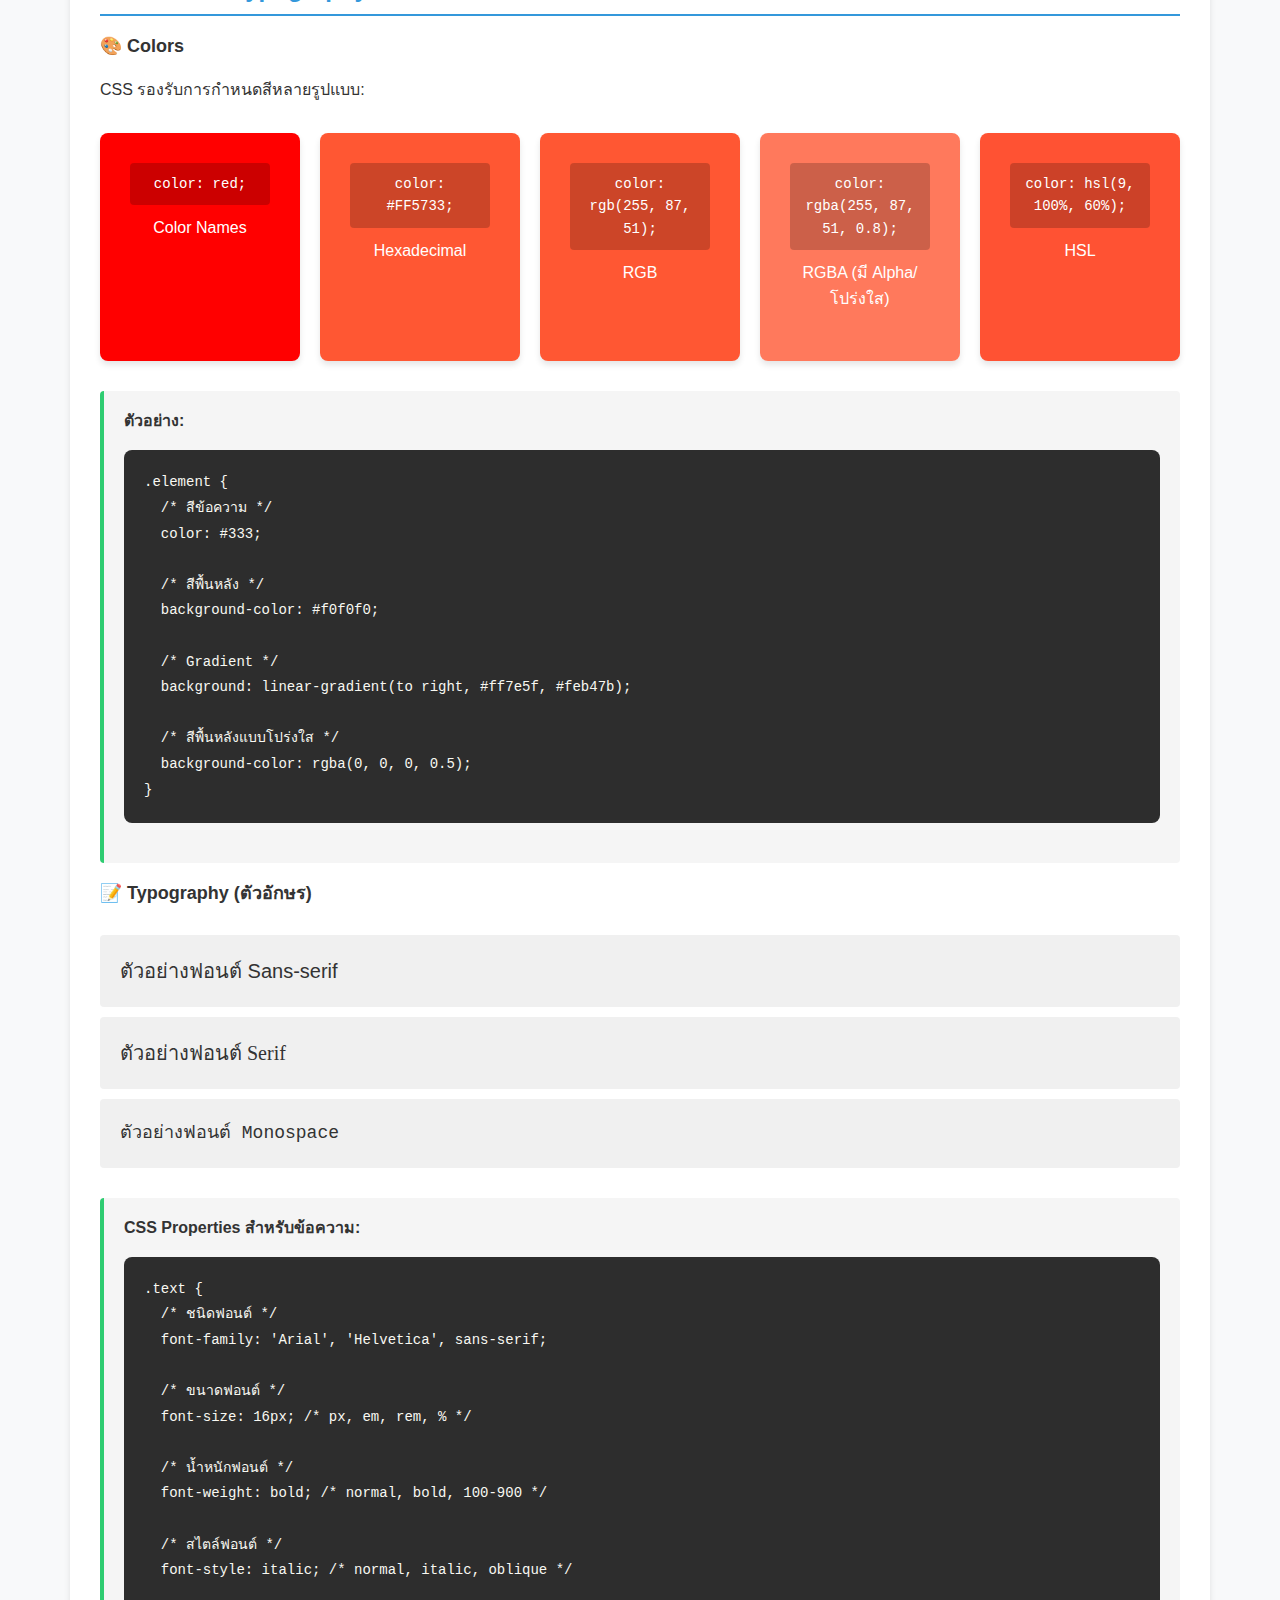
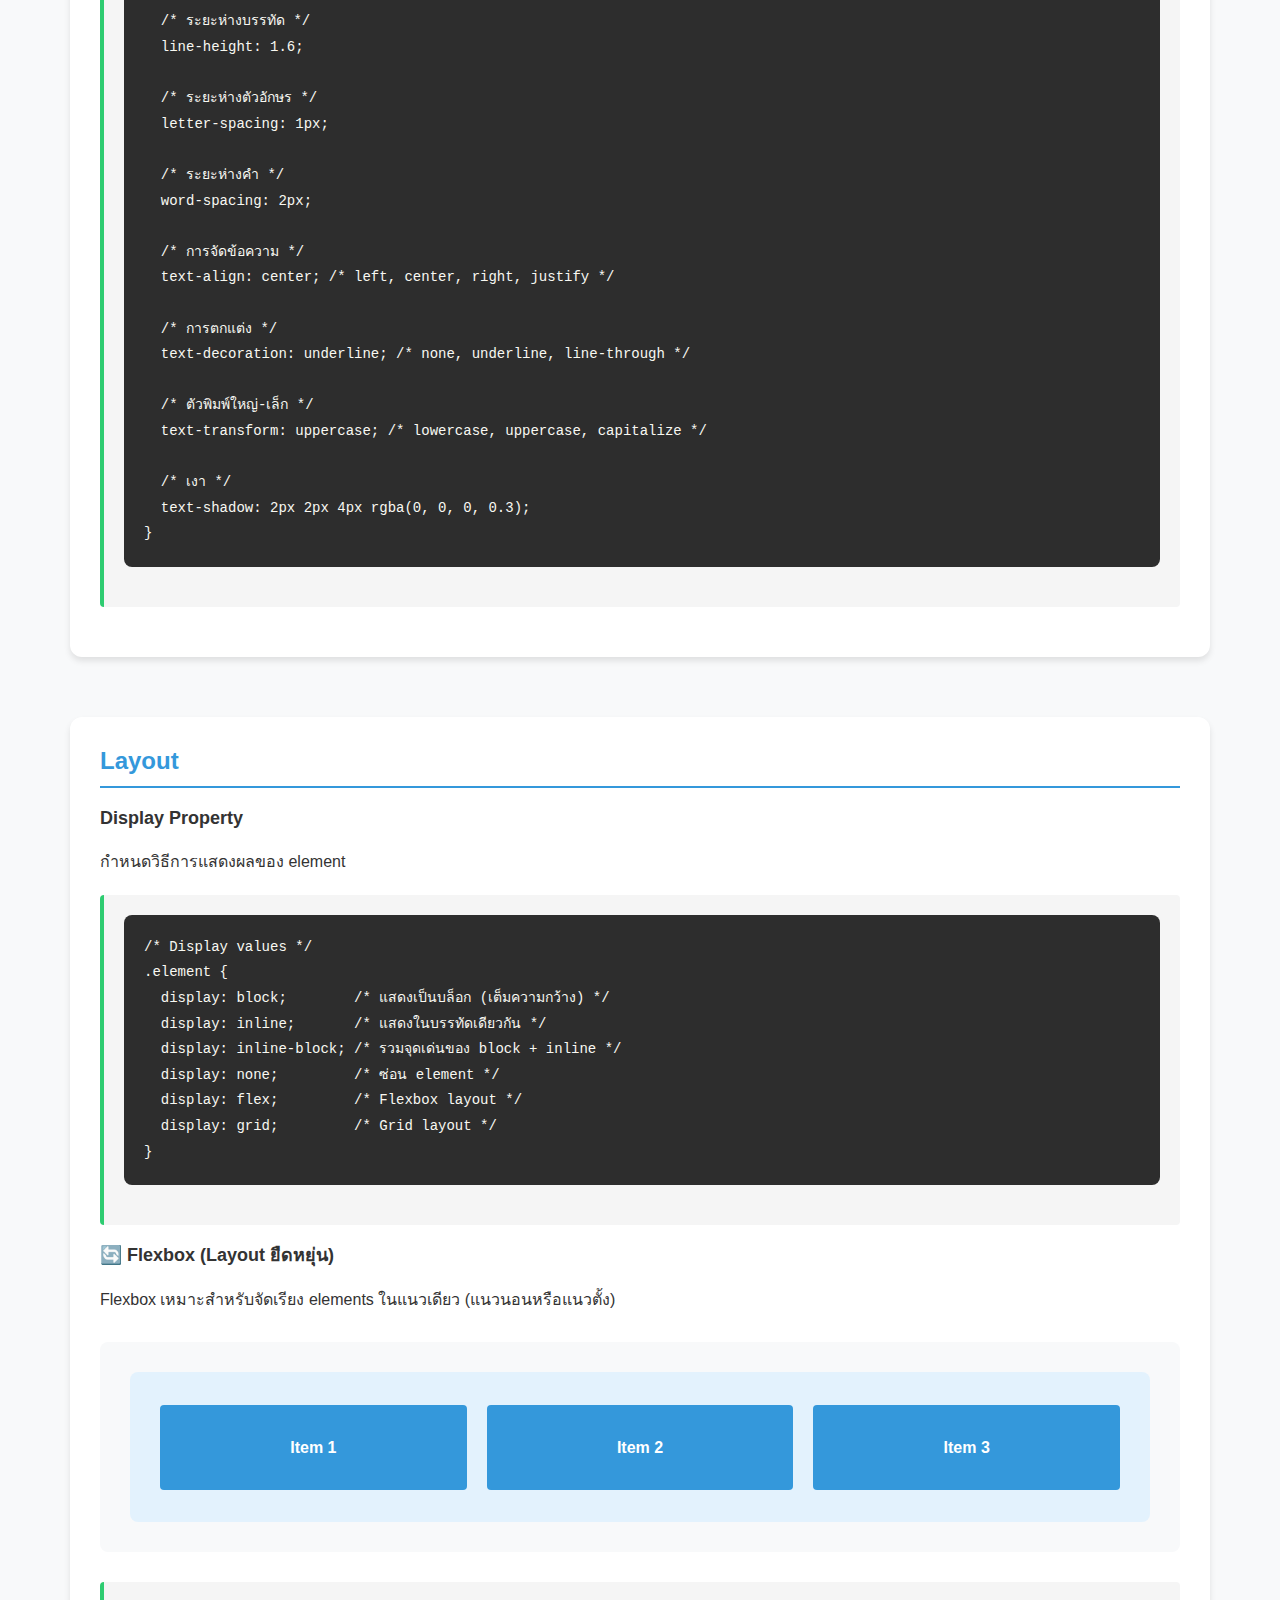
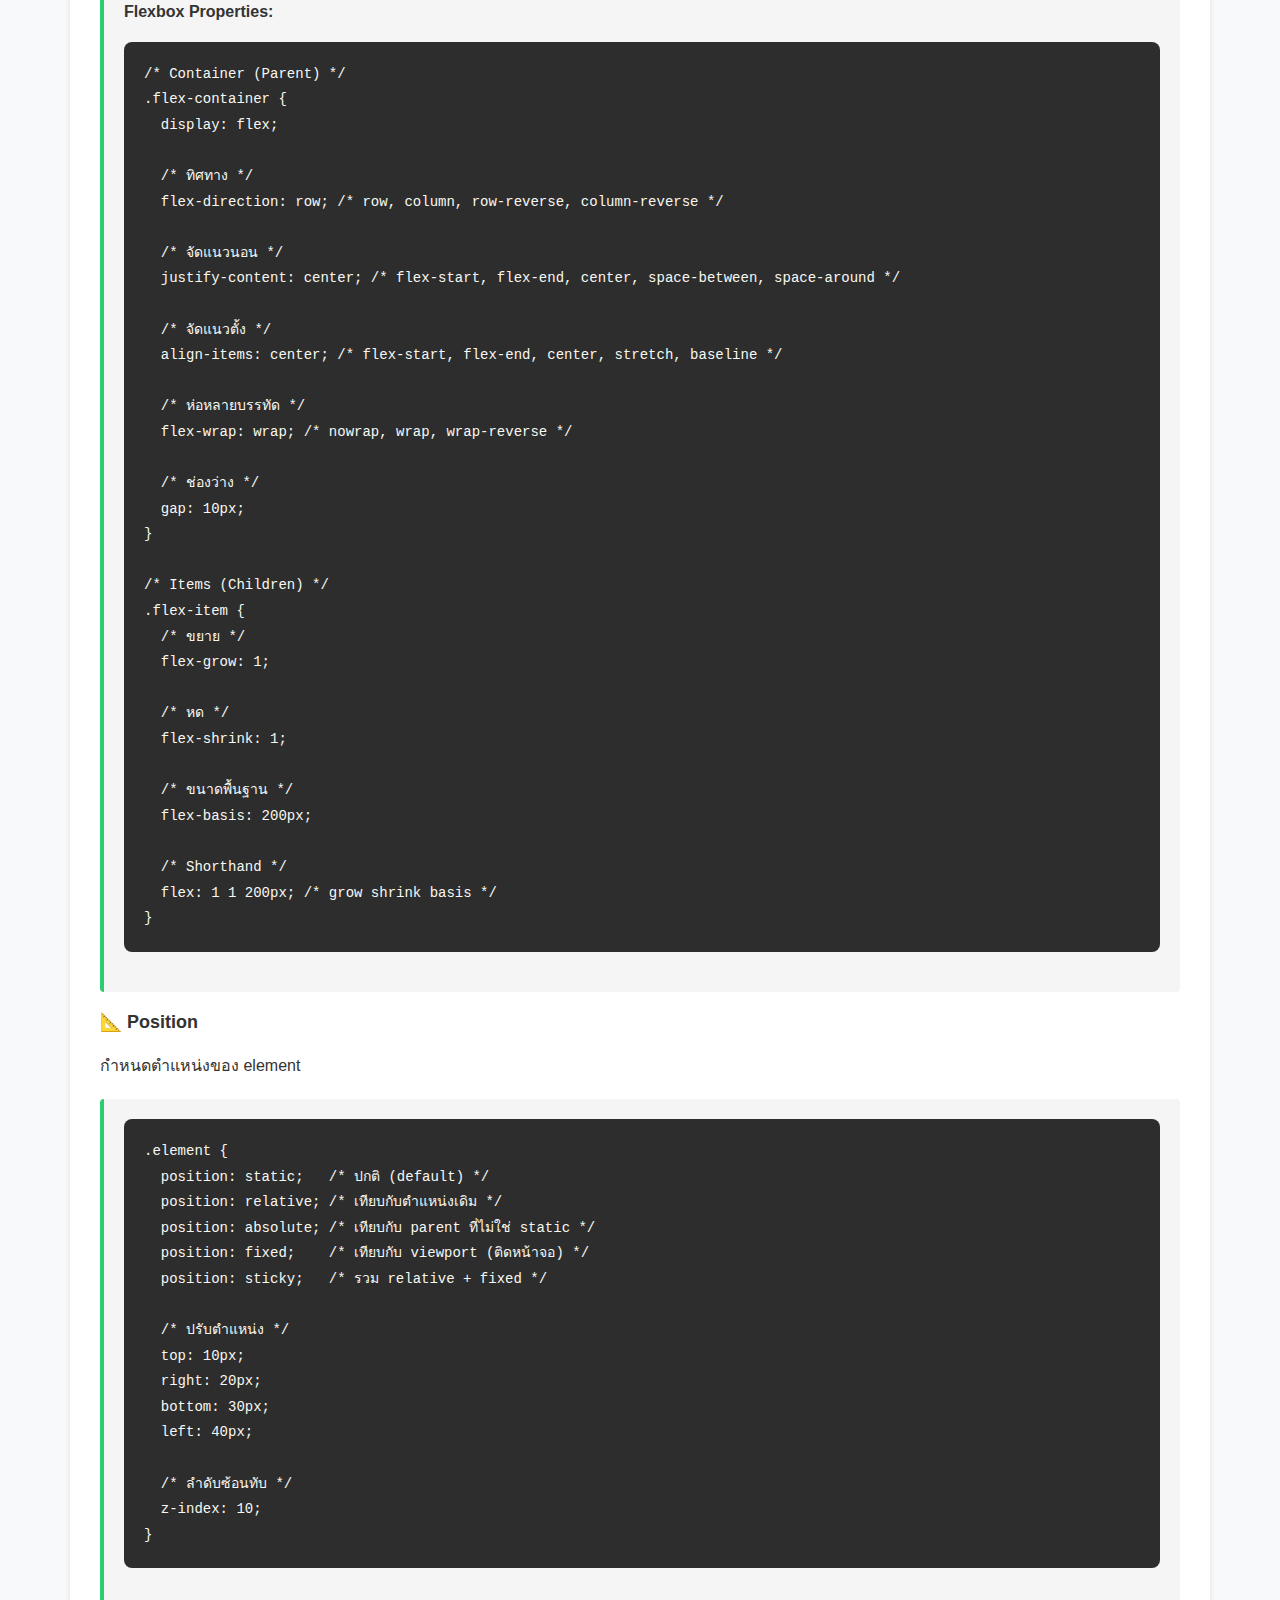
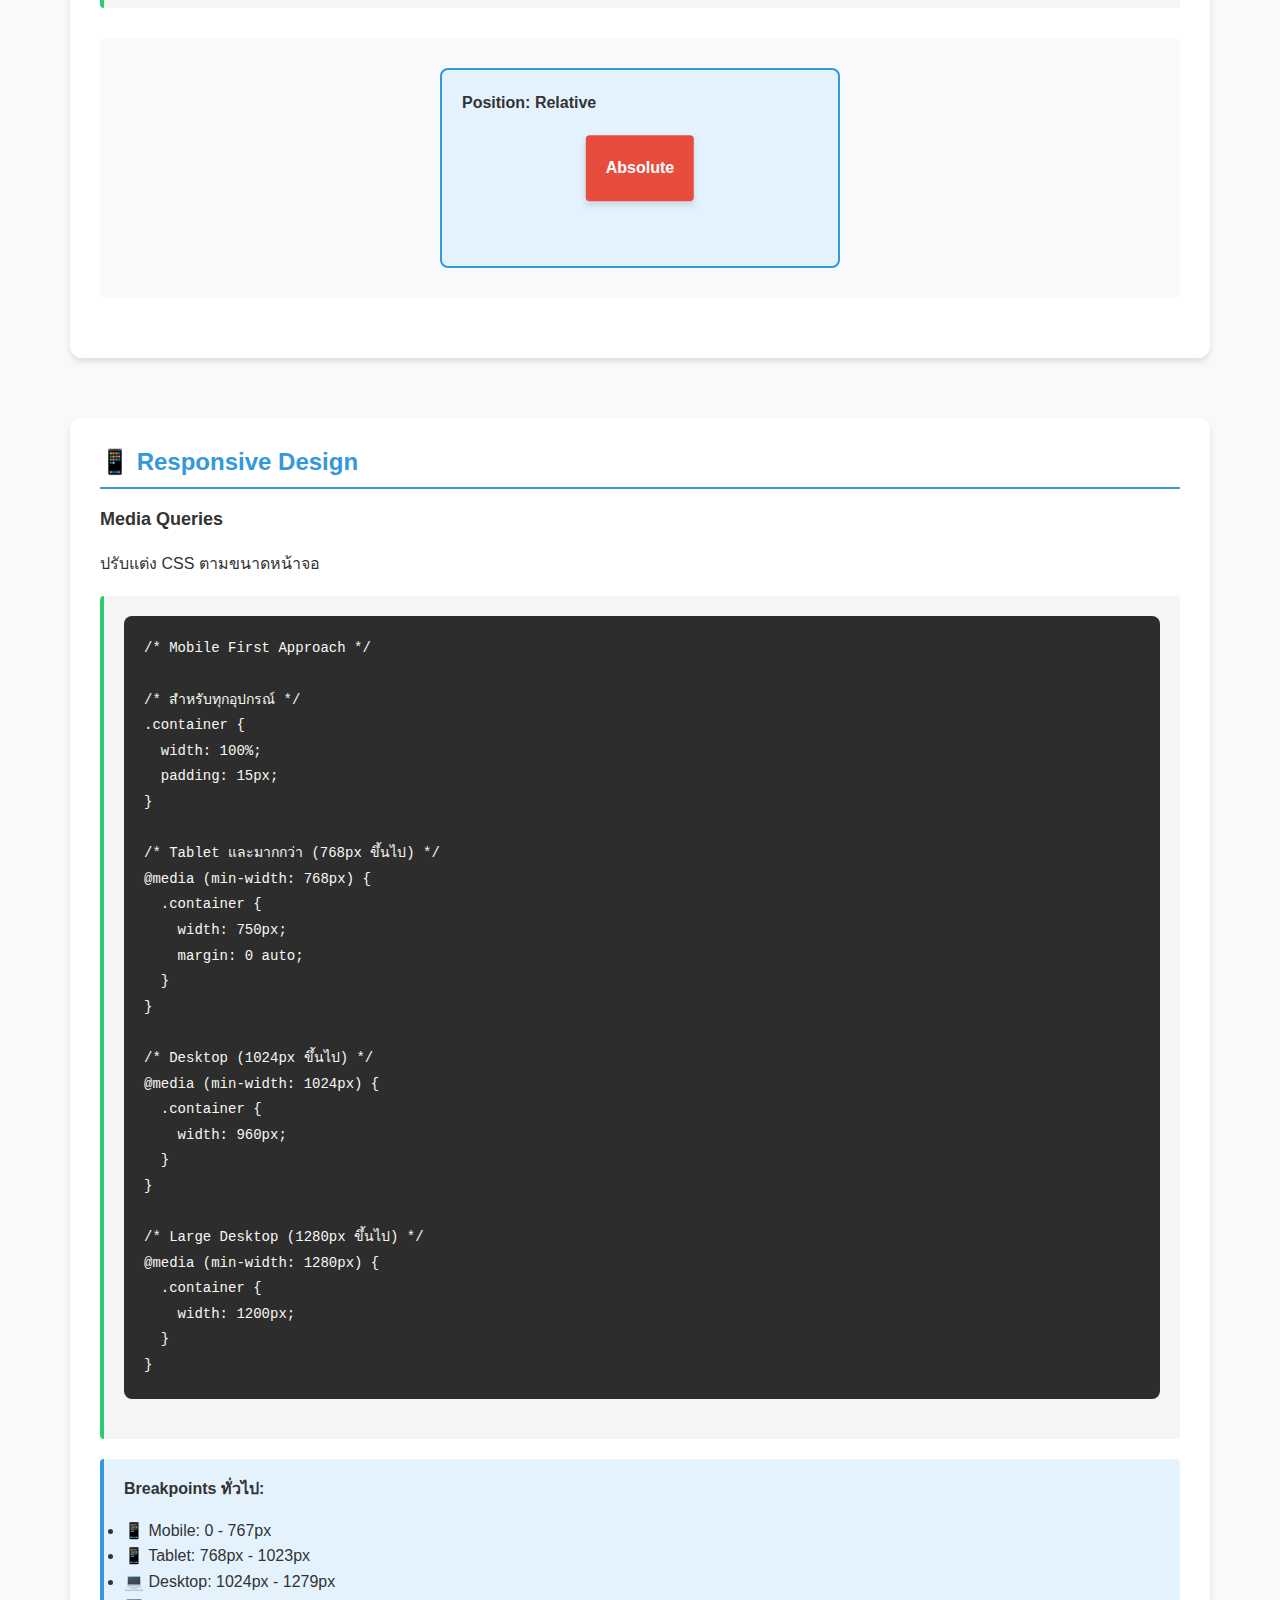
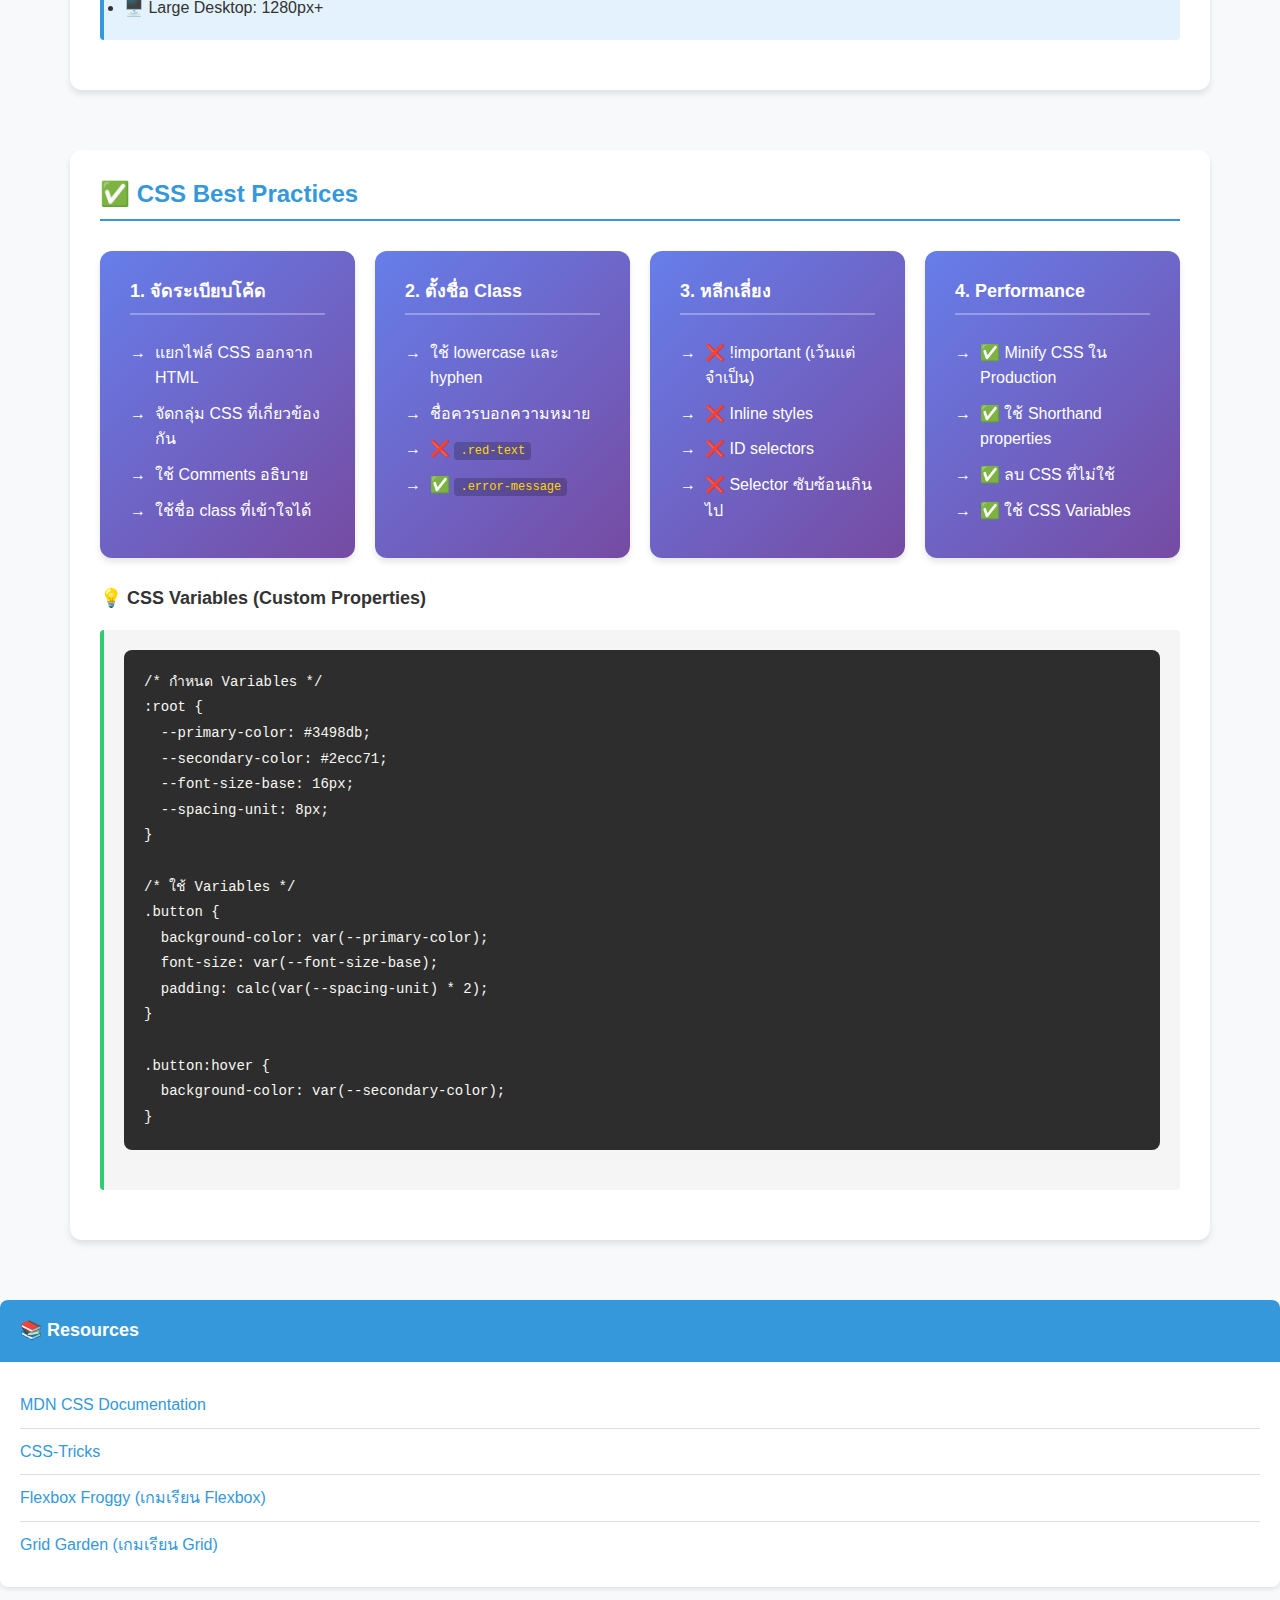
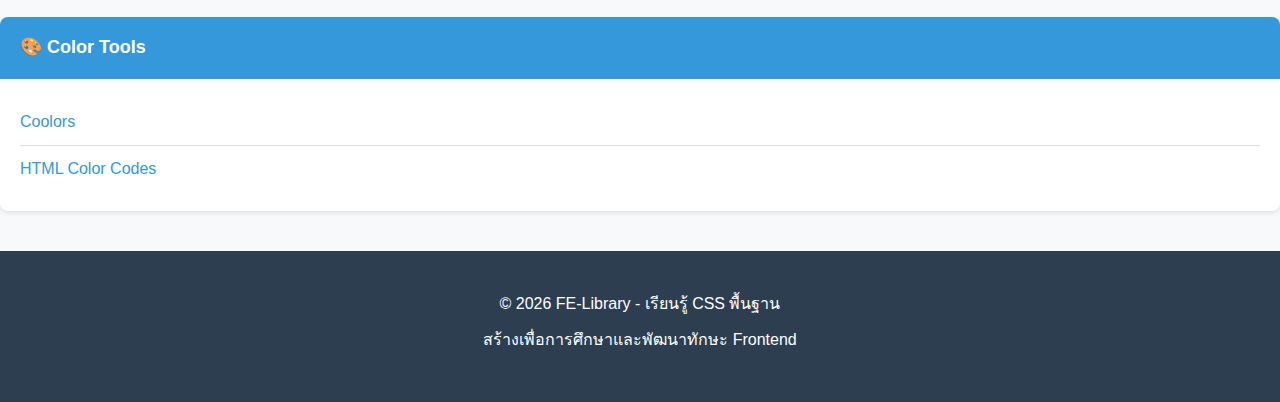
<file: 02-css-basics/index.html>
<!DOCTYPE html>
<html lang="th">
<head>
  <meta charset="UTF-8">
  <meta name="viewport" content="width=device-width, initial-scale=1.0">
  <meta name="description" content="เรียนรู้ CSS พื้นฐานตั้งแต่เริ่มต้น">
  <title>CSS พื้นฐาน | FE-Library</title>
  <link rel="stylesheet" href="styles.css">
</head>
<body>
  
  <header class="main-header">
    <h1>CSS พื้นฐาน (Cascading Style Sheets)</h1>
    <p class="subtitle">จัดรูปแบบและออกแบบหน้าเว็บให้สวยงาม</p>
  </header>

  <nav class="main-nav">
    <ul>
      <li><a href="#what-is-css">CSS คืออะไร</a></li>
      <li><a href="#selectors">Selectors</a></li>
      <li><a href="#box-model">Box Model</a></li>
      <li><a href="#colors-fonts">Colors & Fonts</a></li>
      <li><a href="#layout">Layout</a></li>
    </ul>
  </nav>

  <main class="container">

    <!-- SECTION: CSS คือะไร -->
    <section id="what-is-css" class="content-section">
      <h2>CSS คืออะไร?</h2>
      
      <article>
        <p><strong>CSS (Cascading Style Sheets)</strong> คือภาษาที่ใช้จัดรูปแบบการแสดงผลของ HTML</p>
        
        <div class="info-box">
          <h3>3 วิธีใช้ CSS</h3>
          
          <h4>1. Inline CSS (ไม่แนะนำ)</h4>
          <pre><code>&lt;p style="color: red;"&gt;ข้อความสีแดง&lt;/p&gt;</code></pre>
          
          <h4>2. Internal CSS (ใช้ใน &lt;head&gt;)</h4>
          <pre><code>&lt;style&gt;
  p {
    color: blue;
  }
&lt;/style&gt;</code></pre>
          
          <h4>3. External CSS (✅ แนะนำ)</h4>
          <pre><code>&lt;link rel="stylesheet" href="styles.css"&gt;</code></pre>
        </div>

        <div class="example-box">
          <h4>ตัวอย่าง CSS พื้นฐาน:</h4>
          <pre><code>/* Comment ใน CSS */
selector {
  property: value;
  property: value;
}</code></pre>
        </div>
      </article>
    </section>

    <!-- SECTION: Selectors -->
    <section id="selectors" class="content-section">
      <h2>CSS Selectors</h2>
      
      <article>
        <p>Selectors ใช้เลือก HTML elements ที่ต้องการจัดรูปแบบ</p>

        <div class="selector-examples">
          <h3>1. Element Selector</h3>
          <div class="example">
            <code>p { color: blue; }</code>
            <p class="demo-text">เลือกทุก &lt;p&gt; ในหน้าเว็บ</p>
          </div>

          <h3>2. Class Selector</h3>
          <div class="example">
            <code>.highlight { background: yellow; }</code>
            <p class="highlight">เลือก elements ที่มี class="highlight"</p>
          </div>

          <h3>3. ID Selector</h3>
          <div class="example">
            <code>#unique { font-weight: bold; }</code>
            <p id="unique">เลือก element ที่มี id="unique" (ใช้ครั้งเดียวต่อหน้า)</p>
          </div>

          <h3>4. Multiple Selectors</h3>
          <div class="example">
            <code>h1, h2, h3 { font-family: Arial; }</code>
            <p>เลือกหลาย elements พร้อมกัน</p>
          </div>

          <h3>5. Descendant Selector</h3>
          <div class="example">
            <code>article p { color: gray; }</code>
            <p>เลือก &lt;p&gt; ที่อยู่ใน &lt;article&gt;</p>
          </div>

          <h3>6. Child Selector</h3>
          <div class="example">
            <code>div > p { margin: 0; }</code>
            <p>เลือก &lt;p&gt; ที่เป็นลูกโดยตรงของ &lt;div&gt;</p>
          </div>
        </div>

        <table class="selector-table">
          <thead>
            <tr>
              <th>Selector</th>
              <th>Syntax</th>
              <th>คำอธิบาย</th>
            </tr>
          </thead>
          <tbody>
            <tr>
              <td>Universal</td>
              <td><code>*</code></td>
              <td>เลือกทุก elements</td>
            </tr>
            <tr>
              <td>Element</td>
              <td><code>p</code></td>
              <td>เลือกตามชื่อแท็ก</td>
            </tr>
            <tr>
              <td>Class</td>
              <td><code>.classname</code></td>
              <td>เลือกตาม class</td>
            </tr>
            <tr>
              <td>ID</td>
              <td><code>#idname</code></td>
              <td>เลือกตาม id</td>
            </tr>
            <tr>
              <td>Attribute</td>
              <td><code>[type="text"]</code></td>
              <td>เลือกตาม attribute</td>
            </tr>
            <tr>
              <td>Pseudo-class</td>
              <td><code>:hover</code></td>
              <td>เลือกตาม state</td>
            </tr>
          </tbody>
        </table>
      </article>
    </section>

    <!-- SECTION: Box Model -->
    <section id="box-model" class="content-section">
      <h2>Box Model</h2>
      
      <article>
        <p>ทุก HTML element ถูกมองเป็น "กล่อง" ที่ประกอบด้วย 4 ส่วน:</p>
        
        <div class="box-model-demo">
          <div class="margin-box">
            <span class="label">Margin</span>
            <div class="border-box">
              <span class="label">Border</span>
              <div class="padding-box">
                <span class="label">Padding</span>
                <div class="content-box">
                  Content
                </div>
              </div>
            </div>
          </div>
        </div>

        <div class="info-box">
          <h3>องค์ประกอบของ Box Model</h3>
          <ol>
            <li><strong>Content</strong> - เนื้อหาจริง (text, image)</li>
            <li><strong>Padding</strong> - ระยะห่างระหว่าง content กับ border</li>
            <li><strong>Border</strong> - เส้นขอบรอบ element</li>
            <li><strong>Margin</strong> - ระยะห่างระหว่าง element กับ element อื่น</li>
          </ol>
        </div>

        <div class="example-box">
          <h4>ตัวอย่าง CSS:</h4>
          <pre><code>.box {
  /* Content size */
  width: 300px;
  height: 200px;
  
  /* Padding (ด้านใน) */
  padding: 20px;
  /* padding: 10px 20px; (บน-ล่าง ซ้าย-ขวา) */
  /* padding: 10px 20px 30px 40px; (บน ขวา ล่าง ซ้าย) */
  
  /* Border */
  border: 2px solid #333;
  /* border-width: 2px; */
  /* border-style: solid; */
  /* border-color: #333; */
  
  /* Margin (ด้านนอก) */
  margin: 20px;
  /* margin: 10px auto; (ตรงกลาง) */
  
  /* Box-sizing */
  box-sizing: border-box; /* รวม padding + border ในขนาด */
}</code></pre>
        </div>

        <div class="practical-example">
          <h4>ตัวอย่างจริง:</h4>
          <div class="demo-box">
            กล่องตัวอย่างที่มี padding, border, และ margin
          </div>
        </div>
      </article>
    </section>

    <!-- SECTION: Colors & Fonts -->
    <section id="colors-fonts" class="content-section">
      <h2>Colors และ Typography</h2>
      
      <article>
        <h3>🎨 Colors</h3>
        <p>CSS รองรับการกำหนดสีหลายรูปแบบ:</p>

        <div class="color-examples">
          <div class="color-box color-name">
            <code>color: red;</code>
            <p>Color Names</p>
          </div>
          <div class="color-box color-hex">
            <code>color: #FF5733;</code>
            <p>Hexadecimal</p>
          </div>
          <div class="color-box color-rgb">
            <code>color: rgb(255, 87, 51);</code>
            <p>RGB</p>
          </div>
          <div class="color-box color-rgba">
            <code>color: rgba(255, 87, 51, 0.8);</code>
            <p>RGBA (มี Alpha/โปร่งใส)</p>
          </div>
          <div class="color-box color-hsl">
            <code>color: hsl(9, 100%, 60%);</code>
            <p>HSL</p>
          </div>
        </div>

        <div class="example-box">
          <h4>ตัวอย่าง:</h4>
          <pre><code>.element {
  /* สีข้อความ */
  color: #333;
  
  /* สีพื้นหลัง */
  background-color: #f0f0f0;
  
  /* Gradient */
  background: linear-gradient(to right, #ff7e5f, #feb47b);
  
  /* สีพื้นหลังแบบโปร่งใส */
  background-color: rgba(0, 0, 0, 0.5);
}</code></pre>
        </div>
      </article>

      <article>
        <h3>📝 Typography (ตัวอักษร)</h3>
        
        <div class="typography-examples">
          <p class="font-example-1">ตัวอย่างฟอนต์ Sans-serif</p>
          <p class="font-example-2">ตัวอย่างฟอนต์ Serif</p>
          <p class="font-example-3">ตัวอย่างฟอนต์ Monospace</p>
        </div>

        <div class="example-box">
          <h4>CSS Properties สำหรับข้อความ:</h4>
          <pre><code>.text {
  /* ชนิดฟอนต์ */
  font-family: 'Arial', 'Helvetica', sans-serif;
  
  /* ขนาดฟอนต์ */
  font-size: 16px; /* px, em, rem, % */
  
  /* น้ำหนักฟอนต์ */
  font-weight: bold; /* normal, bold, 100-900 */
  
  /* สไตล์ฟอนต์ */
  font-style: italic; /* normal, italic, oblique */
  
  /* ระยะห่างบรรทัด */
  line-height: 1.6;
  
  /* ระยะห่างตัวอักษร */
  letter-spacing: 1px;
  
  /* ระยะห่างคำ */
  word-spacing: 2px;
  
  /* การจัดข้อความ */
  text-align: center; /* left, center, right, justify */
  
  /* การตกแต่ง */
  text-decoration: underline; /* none, underline, line-through */
  
  /* ตัวพิมพ์ใหญ่-เล็ก */
  text-transform: uppercase; /* lowercase, uppercase, capitalize */
  
  /* เงา */
  text-shadow: 2px 2px 4px rgba(0, 0, 0, 0.3);
}</code></pre>
        </div>
      </article>
    </section>

    <!-- SECTION: Layout -->
    <section id="layout" class="content-section">
      <h2>Layout</h2>
      
      <article>
        <h3>Display Property</h3>
        <p>กำหนดวิธีการแสดงผลของ element</p>

        <div class="example-box">
          <pre><code>/* Display values */
.element {
  display: block;        /* แสดงเป็นบล็อก (เต็มความกว้าง) */
  display: inline;       /* แสดงในบรรทัดเดียวกัน */
  display: inline-block; /* รวมจุดเด่นของ block + inline */
  display: none;         /* ซ่อน element */
  display: flex;         /* Flexbox layout */
  display: grid;         /* Grid layout */
}</code></pre>
        </div>
      </article>

      <article>
        <h3>🔄 Flexbox (Layout ยืดหยุ่น)</h3>
        <p>Flexbox เหมาะสำหรับจัดเรียง elements ในแนวเดียว (แนวนอนหรือแนวตั้ง)</p>

        <div class="flexbox-demo">
          <div class="flex-container">
            <div class="flex-item">Item 1</div>
            <div class="flex-item">Item 2</div>
            <div class="flex-item">Item 3</div>
          </div>
        </div>

        <div class="example-box">
          <h4>Flexbox Properties:</h4>
          <pre><code>/* Container (Parent) */
.flex-container {
  display: flex;
  
  /* ทิศทาง */
  flex-direction: row; /* row, column, row-reverse, column-reverse */
  
  /* จัดแนวนอน */
  justify-content: center; /* flex-start, flex-end, center, space-between, space-around */
  
  /* จัดแนวตั้ง */
  align-items: center; /* flex-start, flex-end, center, stretch, baseline */
  
  /* ห่อหลายบรรทัด */
  flex-wrap: wrap; /* nowrap, wrap, wrap-reverse */
  
  /* ช่องว่าง */
  gap: 10px;
}

/* Items (Children) */
.flex-item {
  /* ขยาย */
  flex-grow: 1;
  
  /* หด */
  flex-shrink: 1;
  
  /* ขนาดพื้นฐาน */
  flex-basis: 200px;
  
  /* Shorthand */
  flex: 1 1 200px; /* grow shrink basis */
}</code></pre>
        </div>
      </article>

      <article>
        <h3>📐 Position</h3>
        <p>กำหนดตำแหน่งของ element</p>

        <div class="example-box">
          <pre><code>.element {
  position: static;   /* ปกติ (default) */
  position: relative; /* เทียบกับตำแหน่งเดิม */
  position: absolute; /* เทียบกับ parent ที่ไม่ใช่ static */
  position: fixed;    /* เทียบกับ viewport (ติดหน้าจอ) */
  position: sticky;   /* รวม relative + fixed */
  
  /* ปรับตำแหน่ง */
  top: 10px;
  right: 20px;
  bottom: 30px;
  left: 40px;
  
  /* ลำดับซ้อนทับ */
  z-index: 10;
}</code></pre>
        </div>

        <div class="position-demo">
          <div class="relative-box">
            Position: Relative
            <div class="absolute-box">Absolute</div>
          </div>
        </div>
      </article>
    </section>

    <!-- SECTION: Responsive Design -->
    <section id="responsive" class="content-section">
      <h2>📱 Responsive Design</h2>
      
      <article>
        <h3>Media Queries</h3>
        <p>ปรับแต่ง CSS ตามขนาดหน้าจอ</p>

        <div class="example-box">
          <pre><code>/* Mobile First Approach */

/* สำหรับทุกอุปกรณ์ */
.container {
  width: 100%;
  padding: 15px;
}

/* Tablet และมากกว่า (768px ขึ้นไป) */
@media (min-width: 768px) {
  .container {
    width: 750px;
    margin: 0 auto;
  }
}

/* Desktop (1024px ขึ้นไป) */
@media (min-width: 1024px) {
  .container {
    width: 960px;
  }
}

/* Large Desktop (1280px ขึ้นไป) */
@media (min-width: 1280px) {
  .container {
    width: 1200px;
  }
}</code></pre>
        </div>

        <div class="info-box">
          <h4>Breakpoints ทั่วไป:</h4>
          <ul>
            <li>📱 Mobile: 0 - 767px</li>
            <li>📱 Tablet: 768px - 1023px</li>
            <li>💻 Desktop: 1024px - 1279px</li>
            <li>🖥️ Large Desktop: 1280px+</li>
          </ul>
        </div>
      </article>
    </section>

    <!-- SECTION: Best Practices -->
    <section id="best-practices" class="content-section">
      <h2>✅ CSS Best Practices</h2>
      
      <article>
        <div class="tips-grid">
          <div class="tip-card">
            <h3>1. จัดระเบียบโค้ด</h3>
            <ul>
              <li>แยกไฟล์ CSS ออกจาก HTML</li>
              <li>จัดกลุ่ม CSS ที่เกี่ยวข้องกัน</li>
              <li>ใช้ Comments อธิบาย</li>
              <li>ใช้ชื่อ class ที่เข้าใจได้</li>
            </ul>
          </div>

          <div class="tip-card">
            <h3>2. ตั้งชื่อ Class</h3>
            <ul>
              <li>ใช้ lowercase และ hyphen</li>
              <li>ชื่อควรบอกความหมาย</li>
              <li>❌ <code>.red-text</code></li>
              <li>✅ <code>.error-message</code></li>
            </ul>
          </div>

          <div class="tip-card">
            <h3>3. หลีกเลี่ยง</h3>
            <ul>
              <li>❌ !important (เว้นแต่จำเป็น)</li>
              <li>❌ Inline styles</li>
              <li>❌ ID selectors</li>
              <li>❌ Selector ซับซ้อนเกินไป</li>
            </ul>
          </div>

          <div class="tip-card">
            <h3>4. Performance</h3>
            <ul>
              <li>✅ Minify CSS ใน Production</li>
              <li>✅ ใช้ Shorthand properties</li>
              <li>✅ ลบ CSS ที่ไม่ใช้</li>
              <li>✅ ใช้ CSS Variables</li>
            </ul>
          </div>
        </div>
      </article>

      <article>
        <h3>💡 CSS Variables (Custom Properties)</h3>
        <div class="example-box">
          <pre><code>/* กำหนด Variables */
:root {
  --primary-color: #3498db;
  --secondary-color: #2ecc71;
  --font-size-base: 16px;
  --spacing-unit: 8px;
}

/* ใช้ Variables */
.button {
  background-color: var(--primary-color);
  font-size: var(--font-size-base);
  padding: calc(var(--spacing-unit) * 2);
}

.button:hover {
  background-color: var(--secondary-color);
}</code></pre>
        </div>
      </article>
    </section>

  </main>

  <aside class="sidebar">
    <h3>📚 Resources</h3>
    <ul>
      <li><a href="https://developer.mozilla.org/en-US/docs/Web/CSS" target="_blank">MDN CSS Documentation</a></li>
      <li><a href="https://css-tricks.com/" target="_blank">CSS-Tricks</a></li>
      <li><a href="https://flexboxfroggy.com/" target="_blank">Flexbox Froggy (เกมเรียน Flexbox)</a></li>
      <li><a href="https://cssgridgarden.com/" target="_blank">Grid Garden (เกมเรียน Grid)</a></li>
    </ul>

    <h3>🎨 Color Tools</h3>
    <ul>
      <li><a href="https://coolors.co/" target="_blank">Coolors</a></li>
      <li><a href="https://htmlcolorcodes.com/" target="_blank">HTML Color Codes</a></li>
    </ul>
  </aside>

  <footer class="main-footer">
    <p>&copy; 2026 FE-Library - เรียนรู้ CSS พื้นฐาน</p>
    <p>สร้างเพื่อการศึกษาและพัฒนาทักษะ Frontend</p>
  </footer>

</body>
</html>
</file>
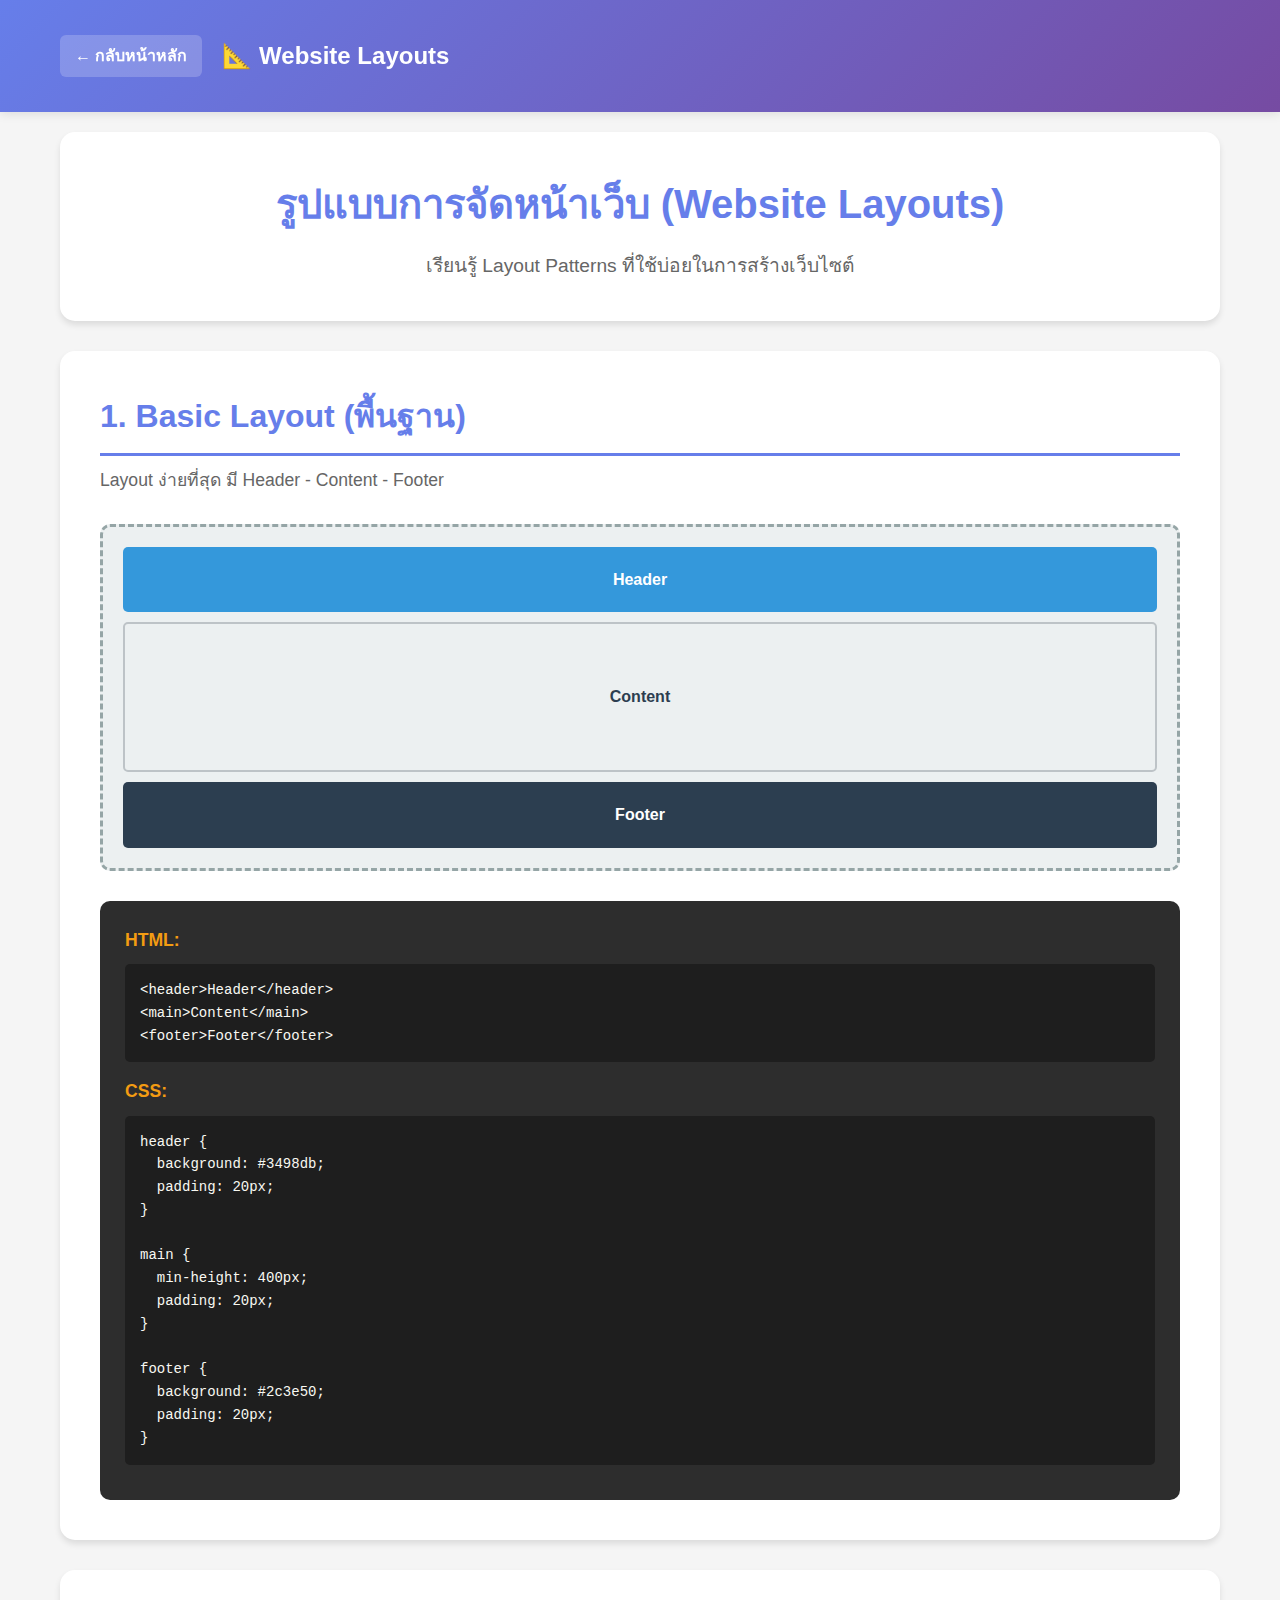
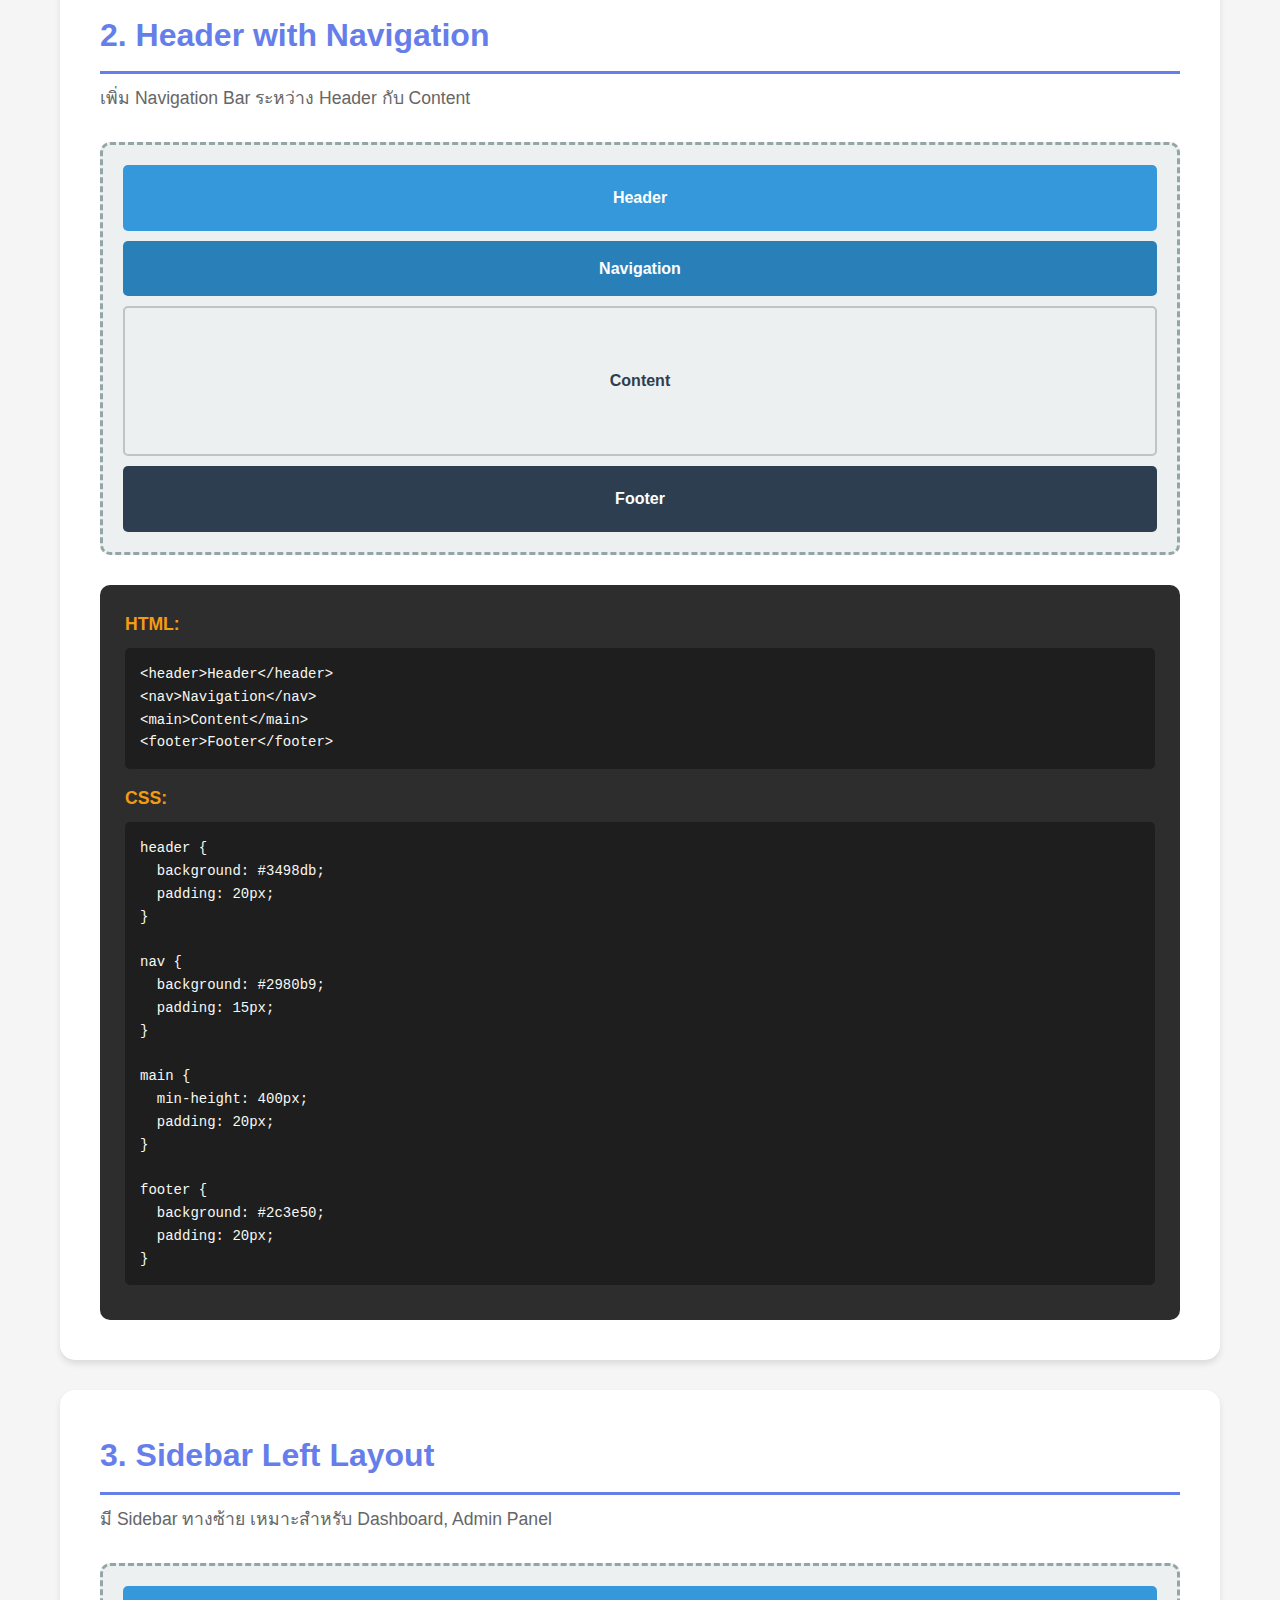
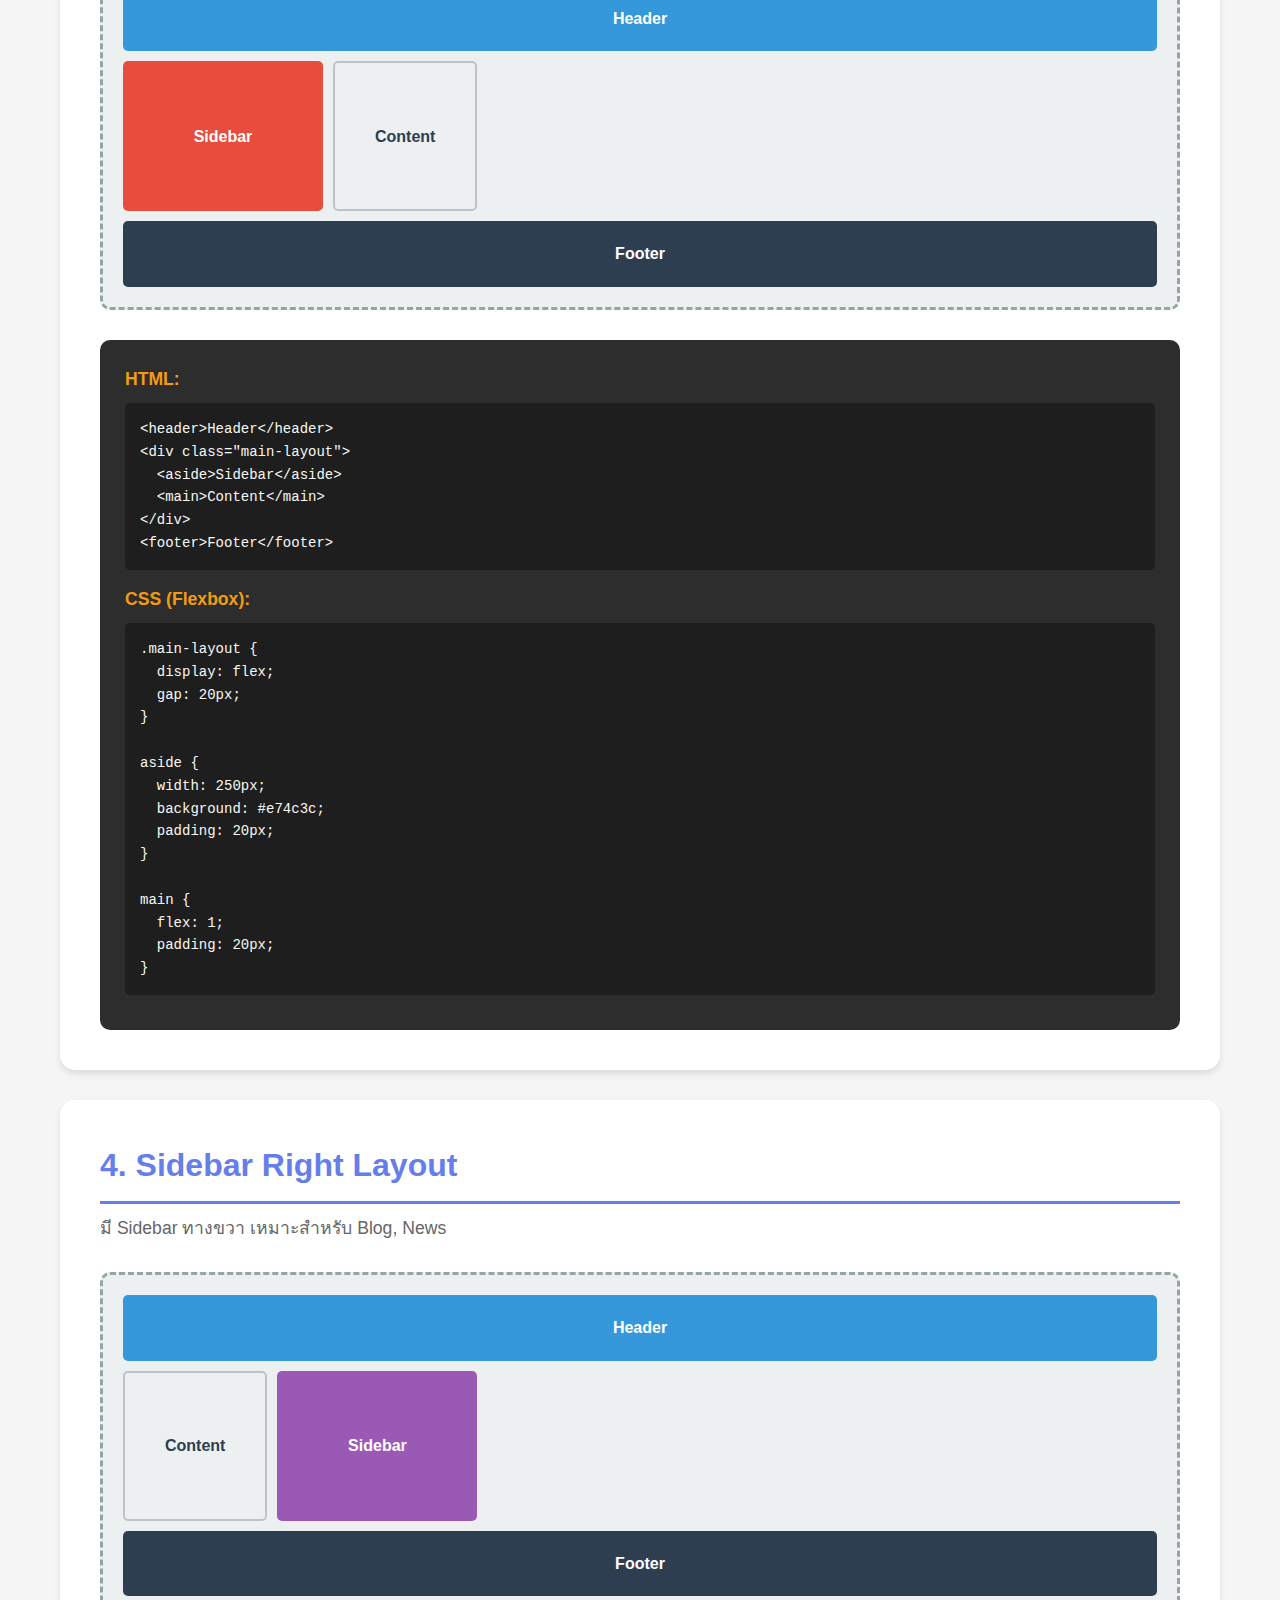
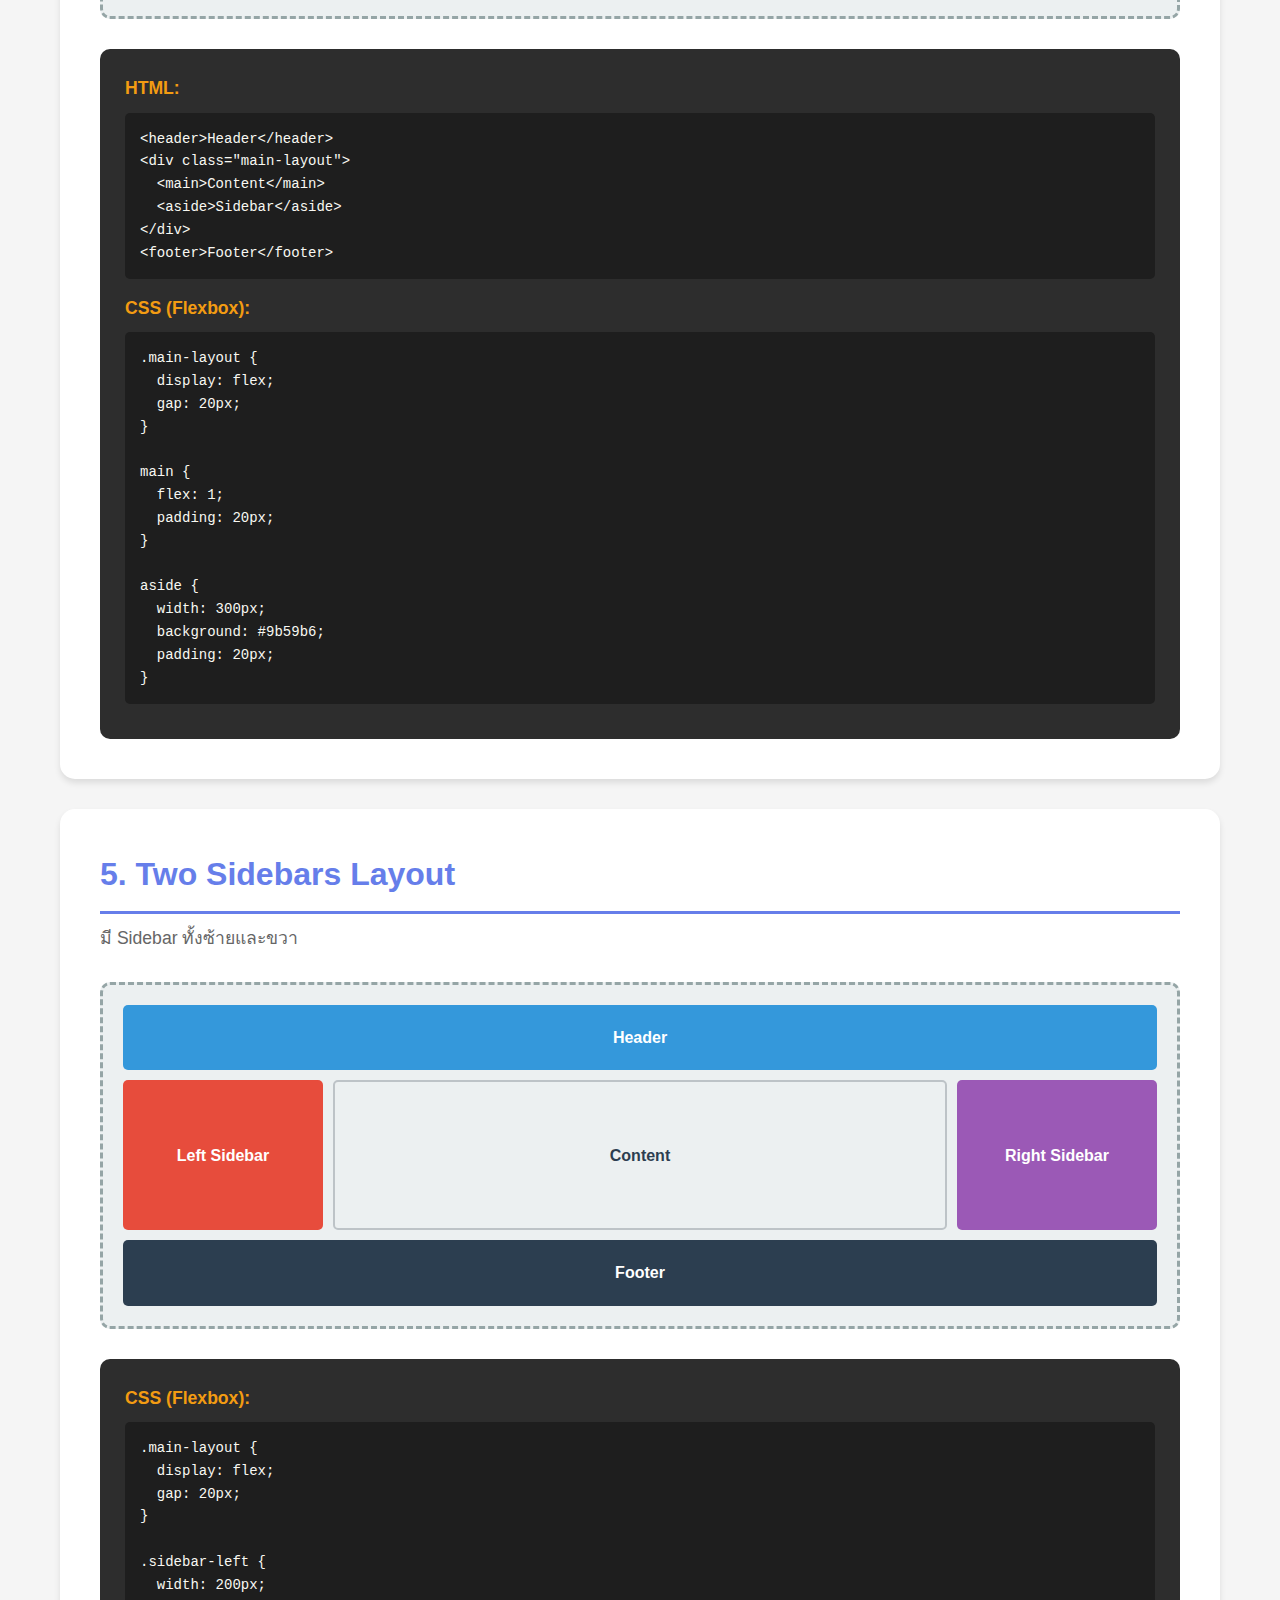
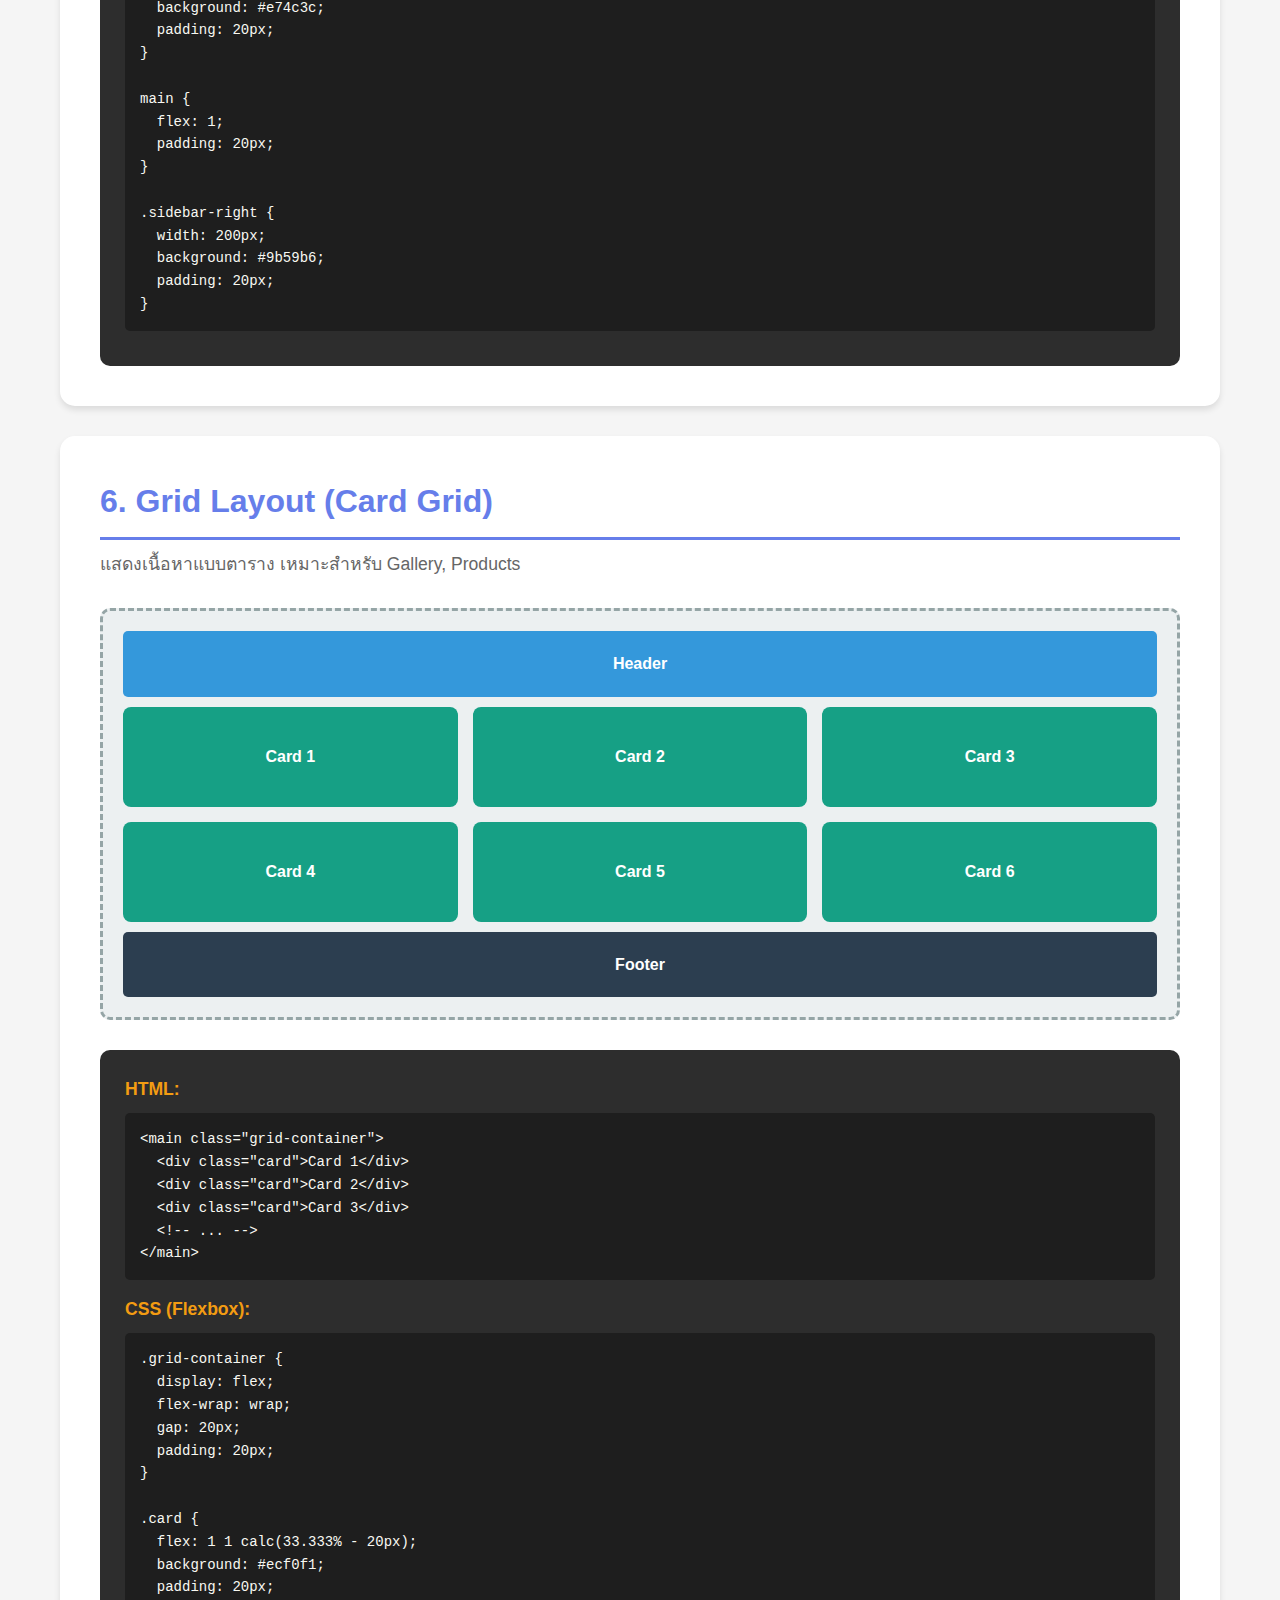
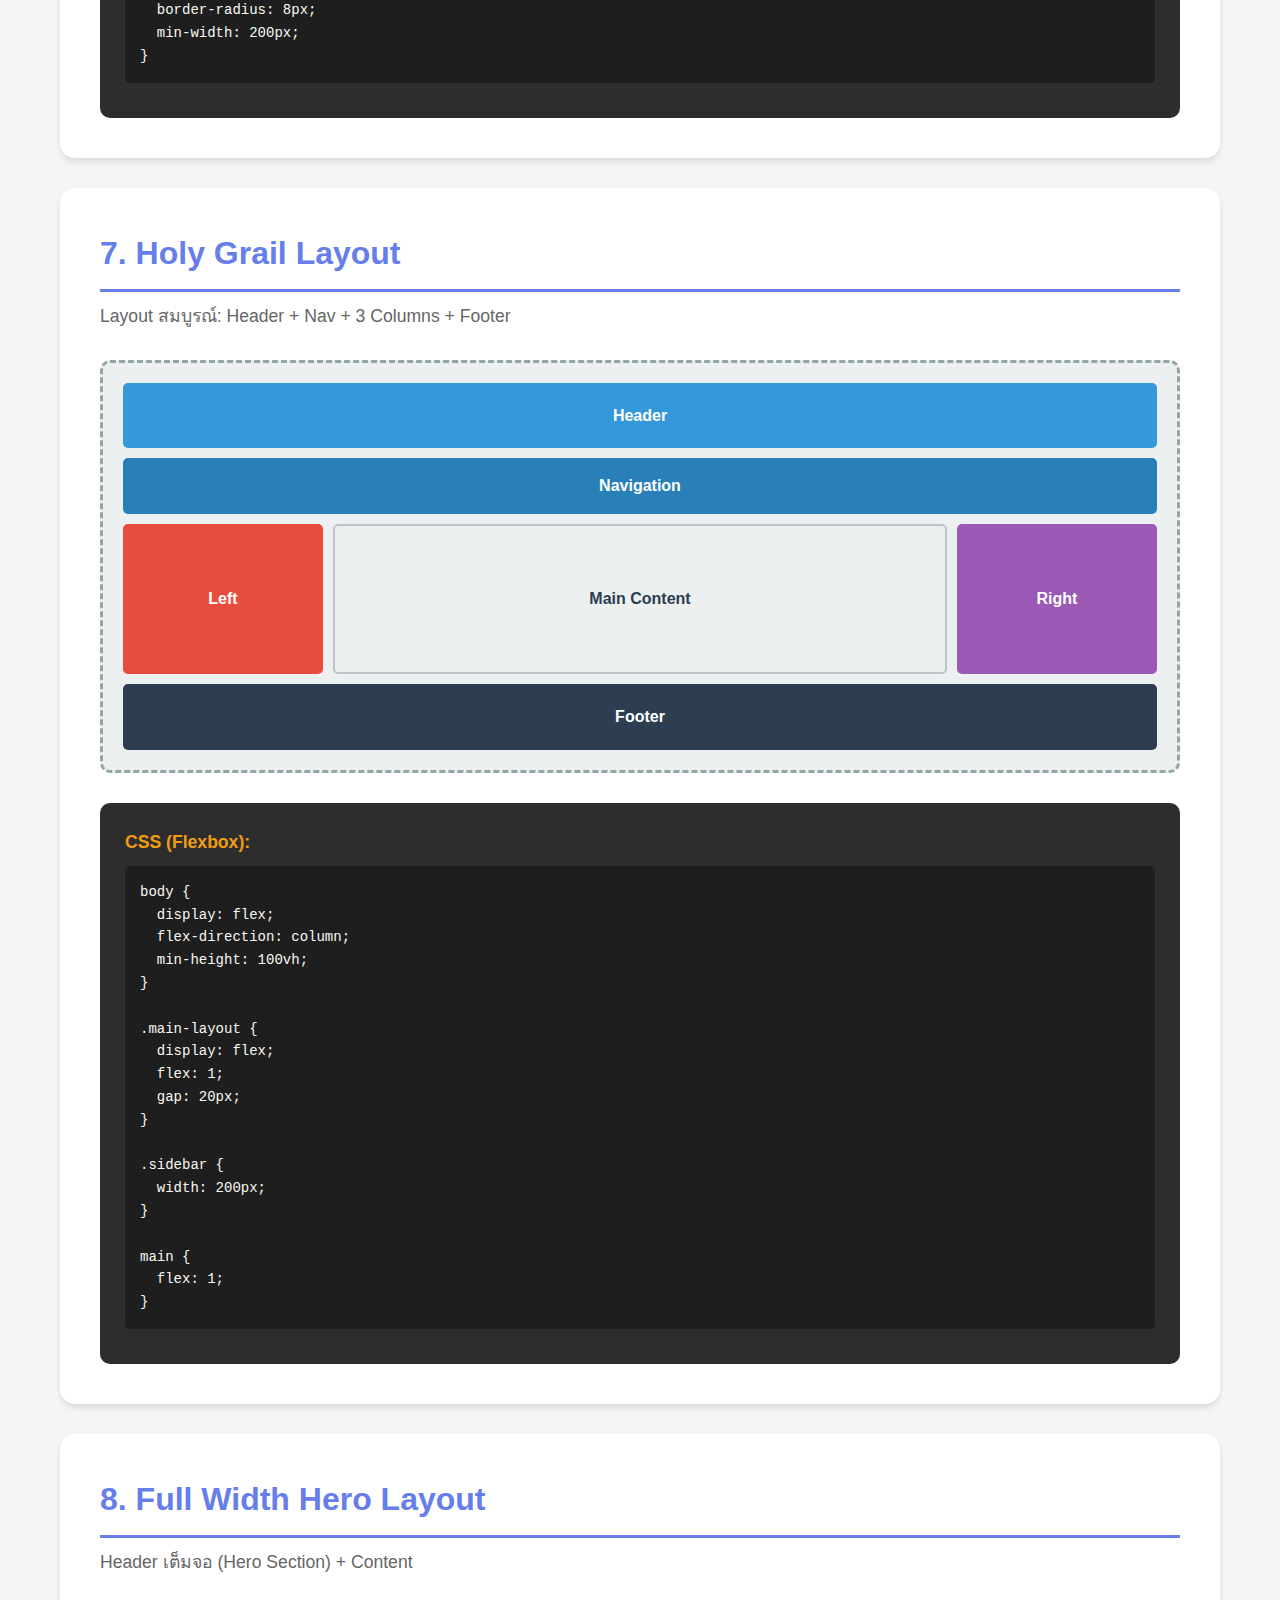
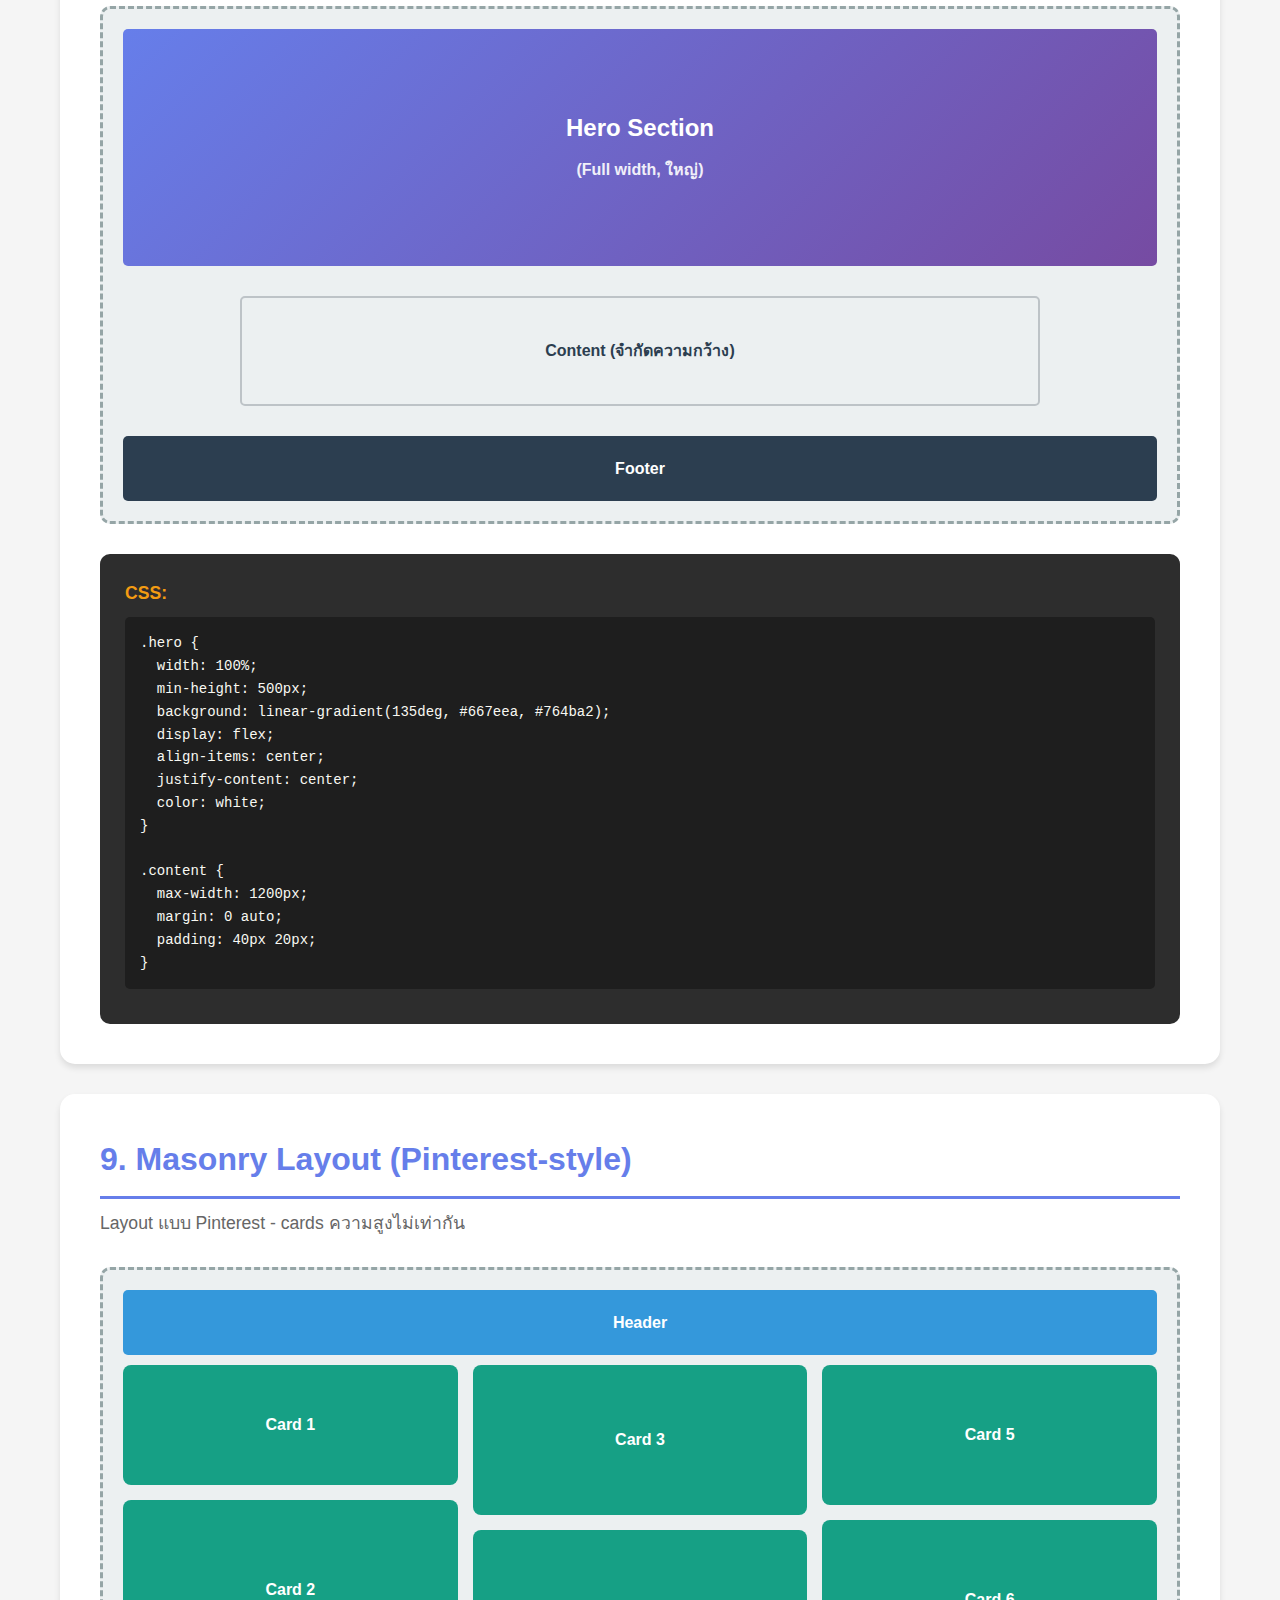
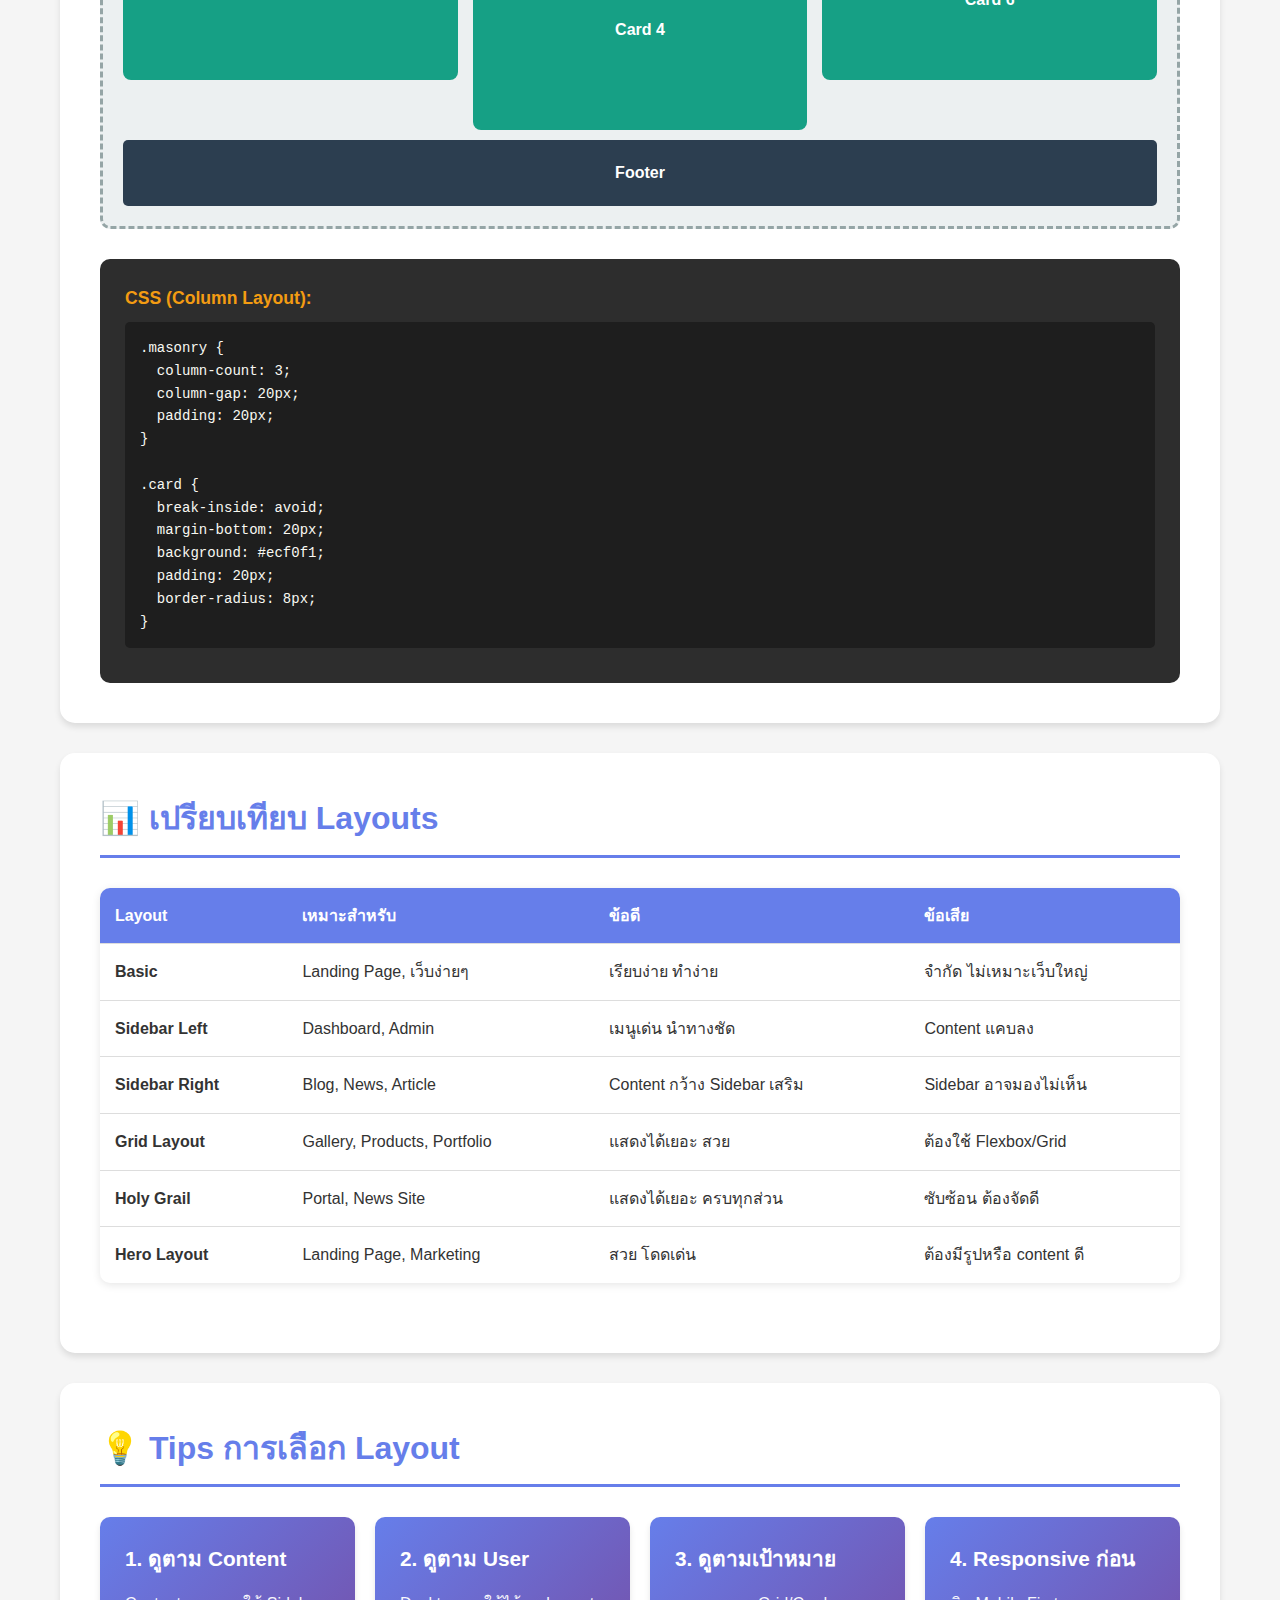
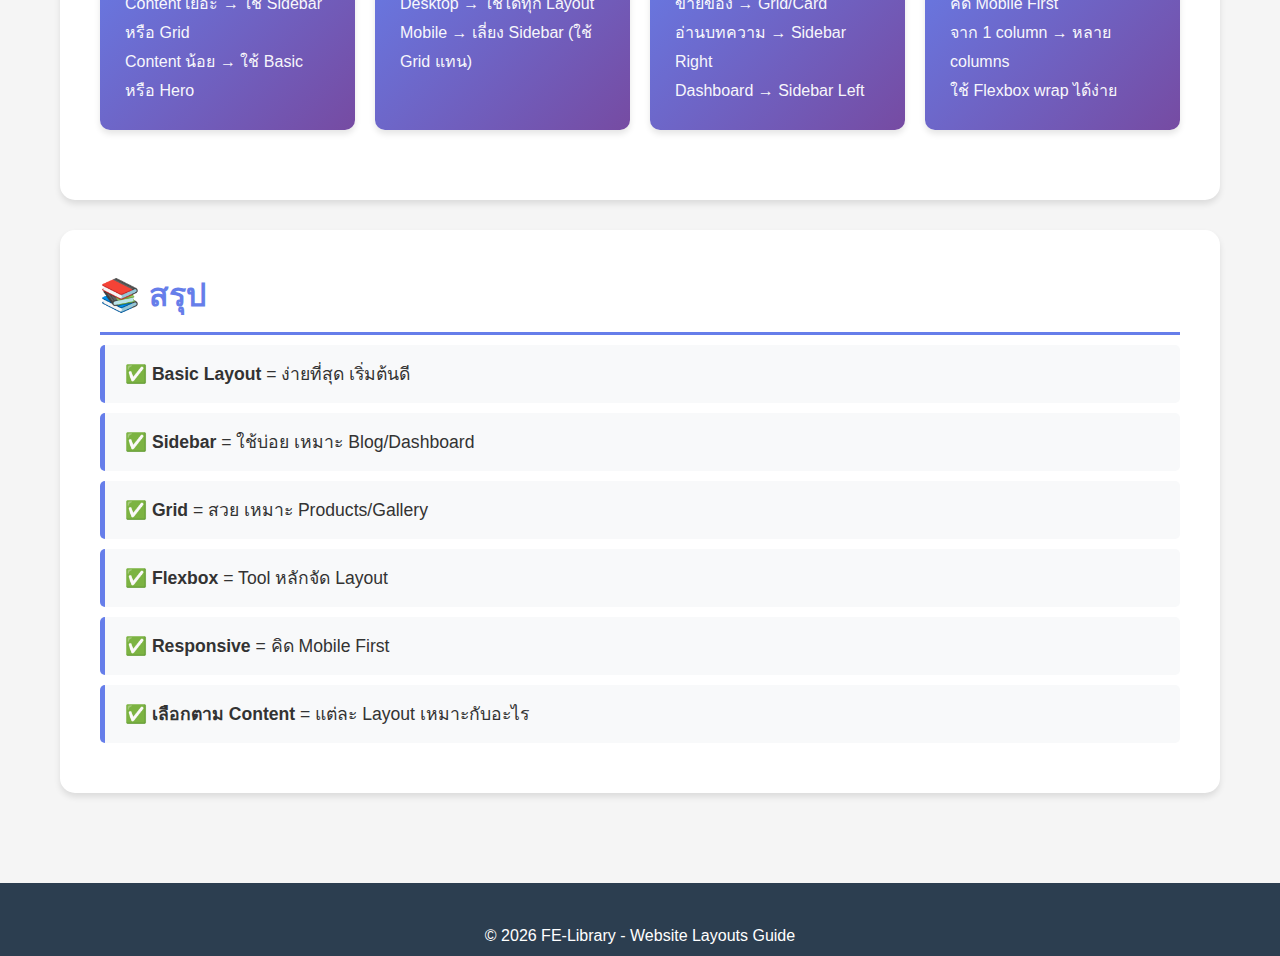
<file: 04-layouts/index.html>
<!DOCTYPE html>
<html lang="th">
<head>
  <meta charset="UTF-8">
  <meta name="viewport" content="width=device-width, initial-scale=1.0">
  <title>Website Layouts - รูปแบบการจัดหน้าเว็บ | FE-Library</title>
  <link rel="stylesheet" href="styles.css">
</head>
<body>

  <!-- Navigation -->
  <div class="top-nav">
    <div class="container">
      <a href="../index.html" class="back-link">← กลับหน้าหลัก</a>
      <h1>📐 Website Layouts</h1>
    </div>
  </div>

  <div class="container">
    <header class="intro">
      <h1>รูปแบบการจัดหน้าเว็บ (Website Layouts)</h1>
      <p class="subtitle">เรียนรู้ Layout Patterns ที่ใช้บ่อยในการสร้างเว็บไซต์</p>
    </header>

    <!-- Layout 1: Basic Layout -->
    <section class="layout-section">
      <h2>1. Basic Layout (พื้นฐาน)</h2>
      <p>Layout ง่ายที่สุด มี Header - Content - Footer</p>

      <div class="layout-demo">
        <div class="demo-header">Header</div>
        <div class="demo-content">Content</div>
        <div class="demo-footer">Footer</div>
      </div>

      <div class="code-example">
        <h4>HTML:</h4>
        <pre><code>&lt;header&gt;Header&lt;/header&gt;
&lt;main&gt;Content&lt;/main&gt;
&lt;footer&gt;Footer&lt;/footer&gt;</code></pre>

        <h4>CSS:</h4>
        <pre><code>header {
  background: #3498db;
  padding: 20px;
}

main {
  min-height: 400px;
  padding: 20px;
}

footer {
  background: #2c3e50;
  padding: 20px;
}</code></pre>
      </div>
    </section>

    <!-- Layout 2: Header + Nav + Content + Footer -->
    <section class="layout-section">
      <h2>2. Header with Navigation</h2>
      <p>เพิ่ม Navigation Bar ระหว่าง Header กับ Content</p>

      <div class="layout-demo">
        <div class="demo-header">Header</div>
        <div class="demo-nav">Navigation</div>
        <div class="demo-content">Content</div>
        <div class="demo-footer">Footer</div>
      </div>

      <div class="code-example">
        <h4>HTML:</h4>
        <pre><code>&lt;header&gt;Header&lt;/header&gt;
&lt;nav&gt;Navigation&lt;/nav&gt;
&lt;main&gt;Content&lt;/main&gt;
&lt;footer&gt;Footer&lt;/footer&gt;</code></pre>

        <h4>CSS:</h4>
        <pre><code>header {
  background: #3498db;
  padding: 20px;
}

nav {
  background: #2980b9;
  padding: 15px;
}

main {
  min-height: 400px;
  padding: 20px;
}

footer {
  background: #2c3e50;
  padding: 20px;
}</code></pre>
      </div>
    </section>

    <!-- Layout 3: Sidebar Left -->
    <section class="layout-section">
      <h2>3. Sidebar Left Layout</h2>
      <p>มี Sidebar ทางซ้าย เหมาะสำหรับ Dashboard, Admin Panel</p>

      <div class="layout-demo">
        <div class="demo-header">Header</div>
        <div class="sidebar-layout">
          <div class="demo-sidebar-left">Sidebar</div>
          <div class="demo-content">Content</div>
        </div>
        <div class="demo-footer">Footer</div>
      </div>

      <div class="code-example">
        <h4>HTML:</h4>
        <pre><code>&lt;header&gt;Header&lt;/header&gt;
&lt;div class="main-layout"&gt;
  &lt;aside&gt;Sidebar&lt;/aside&gt;
  &lt;main&gt;Content&lt;/main&gt;
&lt;/div&gt;
&lt;footer&gt;Footer&lt;/footer&gt;</code></pre>

        <h4>CSS (Flexbox):</h4>
        <pre><code>.main-layout {
  display: flex;
  gap: 20px;
}

aside {
  width: 250px;
  background: #e74c3c;
  padding: 20px;
}

main {
  flex: 1;
  padding: 20px;
}</code></pre>
      </div>
    </section>

    <!-- Layout 4: Sidebar Right -->
    <section class="layout-section">
      <h2>4. Sidebar Right Layout</h2>
      <p>มี Sidebar ทางขวา เหมาะสำหรับ Blog, News</p>

      <div class="layout-demo">
        <div class="demo-header">Header</div>
        <div class="sidebar-layout">
          <div class="demo-content">Content</div>
          <div class="demo-sidebar-right">Sidebar</div>
        </div>
        <div class="demo-footer">Footer</div>
      </div>

      <div class="code-example">
        <h4>HTML:</h4>
        <pre><code>&lt;header&gt;Header&lt;/header&gt;
&lt;div class="main-layout"&gt;
  &lt;main&gt;Content&lt;/main&gt;
  &lt;aside&gt;Sidebar&lt;/aside&gt;
&lt;/div&gt;
&lt;footer&gt;Footer&lt;/footer&gt;</code></pre>

        <h4>CSS (Flexbox):</h4>
        <pre><code>.main-layout {
  display: flex;
  gap: 20px;
}

main {
  flex: 1;
  padding: 20px;
}

aside {
  width: 300px;
  background: #9b59b6;
  padding: 20px;
}</code></pre>
      </div>
    </section>

    <!-- Layout 5: Two Sidebars -->
    <section class="layout-section">
      <h2>5. Two Sidebars Layout</h2>
      <p>มี Sidebar ทั้งซ้ายและขวา</p>

      <div class="layout-demo">
        <div class="demo-header">Header</div>
        <div class="three-col-layout">
          <div class="demo-sidebar-left">Left Sidebar</div>
          <div class="demo-content">Content</div>
          <div class="demo-sidebar-right">Right Sidebar</div>
        </div>
        <div class="demo-footer">Footer</div>
      </div>

      <div class="code-example">
        <h4>CSS (Flexbox):</h4>
        <pre><code>.main-layout {
  display: flex;
  gap: 20px;
}

.sidebar-left {
  width: 200px;
  background: #e74c3c;
  padding: 20px;
}

main {
  flex: 1;
  padding: 20px;
}

.sidebar-right {
  width: 200px;
  background: #9b59b6;
  padding: 20px;
}</code></pre>
      </div>
    </section>

    <!-- Layout 6: Grid Layout -->
    <section class="layout-section">
      <h2>6. Grid Layout (Card Grid)</h2>
      <p>แสดงเนื้อหาแบบตาราง เหมาะสำหรับ Gallery, Products</p>

      <div class="layout-demo">
        <div class="demo-header">Header</div>
        <div class="grid-layout">
          <div class="demo-card">Card 1</div>
          <div class="demo-card">Card 2</div>
          <div class="demo-card">Card 3</div>
          <div class="demo-card">Card 4</div>
          <div class="demo-card">Card 5</div>
          <div class="demo-card">Card 6</div>
        </div>
        <div class="demo-footer">Footer</div>
      </div>

      <div class="code-example">
        <h4>HTML:</h4>
        <pre><code>&lt;main class="grid-container"&gt;
  &lt;div class="card"&gt;Card 1&lt;/div&gt;
  &lt;div class="card"&gt;Card 2&lt;/div&gt;
  &lt;div class="card"&gt;Card 3&lt;/div&gt;
  &lt;!-- ... --&gt;
&lt;/main&gt;</code></pre>

        <h4>CSS (Flexbox):</h4>
        <pre><code>.grid-container {
  display: flex;
  flex-wrap: wrap;
  gap: 20px;
  padding: 20px;
}

.card {
  flex: 1 1 calc(33.333% - 20px);
  background: #ecf0f1;
  padding: 20px;
  border-radius: 8px;
  min-width: 200px;
}</code></pre>
      </div>
    </section>

    <!-- Layout 7: Holy Grail -->
    <section class="layout-section">
      <h2>7. Holy Grail Layout</h2>
      <p>Layout สมบูรณ์: Header + Nav + 3 Columns + Footer</p>

      <div class="layout-demo">
        <div class="demo-header">Header</div>
        <div class="demo-nav">Navigation</div>
        <div class="three-col-layout">
          <div class="demo-sidebar-left">Left</div>
          <div class="demo-content">Main Content</div>
          <div class="demo-sidebar-right">Right</div>
        </div>
        <div class="demo-footer">Footer</div>
      </div>

      <div class="code-example">
        <h4>CSS (Flexbox):</h4>
        <pre><code>body {
  display: flex;
  flex-direction: column;
  min-height: 100vh;
}

.main-layout {
  display: flex;
  flex: 1;
  gap: 20px;
}

.sidebar {
  width: 200px;
}

main {
  flex: 1;
}</code></pre>
      </div>
    </section>

    <!-- Layout 8: Full Width Header -->
    <section class="layout-section">
      <h2>8. Full Width Hero Layout</h2>
      <p>Header เต็มจอ (Hero Section) + Content</p>

      <div class="layout-demo">
        <div class="demo-hero">
          Hero Section<br>
          <small>(Full width, ใหญ่)</small>
        </div>
        <div class="demo-content-section">
          <div class="demo-content-narrow">Content (จำกัดความกว้าง)</div>
        </div>
        <div class="demo-footer">Footer</div>
      </div>

      <div class="code-example">
        <h4>CSS:</h4>
        <pre><code>.hero {
  width: 100%;
  min-height: 500px;
  background: linear-gradient(135deg, #667eea, #764ba2);
  display: flex;
  align-items: center;
  justify-content: center;
  color: white;
}

.content {
  max-width: 1200px;
  margin: 0 auto;
  padding: 40px 20px;
}</code></pre>
      </div>
    </section>

    <!-- Layout 9: Masonry -->
    <section class="layout-section">
      <h2>9. Masonry Layout (Pinterest-style)</h2>
      <p>Layout แบบ Pinterest - cards ความสูงไม่เท่ากัน</p>

      <div class="layout-demo">
        <div class="demo-header">Header</div>
        <div class="masonry-layout">
          <div class="demo-card" style="height: 120px;">Card 1</div>
          <div class="demo-card" style="height: 180px;">Card 2</div>
          <div class="demo-card" style="height: 150px;">Card 3</div>
          <div class="demo-card" style="height: 200px;">Card 4</div>
          <div class="demo-card" style="height: 140px;">Card 5</div>
          <div class="demo-card" style="height: 160px;">Card 6</div>
        </div>
        <div class="demo-footer">Footer</div>
      </div>

      <div class="code-example">
        <h4>CSS (Column Layout):</h4>
        <pre><code>.masonry {
  column-count: 3;
  column-gap: 20px;
  padding: 20px;
}

.card {
  break-inside: avoid;
  margin-bottom: 20px;
  background: #ecf0f1;
  padding: 20px;
  border-radius: 8px;
}</code></pre>
      </div>
    </section>

    <!-- Layout Comparison -->
    <section class="layout-section comparison">
      <h2>📊 เปรียบเทียบ Layouts</h2>
      
      <table class="comparison-table">
        <thead>
          <tr>
            <th>Layout</th>
            <th>เหมาะสำหรับ</th>
            <th>ข้อดี</th>
            <th>ข้อเสีย</th>
          </tr>
        </thead>
        <tbody>
          <tr>
            <td><strong>Basic</strong></td>
            <td>Landing Page, เว็บง่ายๆ</td>
            <td>เรียบง่าย ทำง่าย</td>
            <td>จำกัด ไม่เหมาะเว็บใหญ่</td>
          </tr>
          <tr>
            <td><strong>Sidebar Left</strong></td>
            <td>Dashboard, Admin</td>
            <td>เมนูเด่น นำทางชัด</td>
            <td>Content แคบลง</td>
          </tr>
          <tr>
            <td><strong>Sidebar Right</strong></td>
            <td>Blog, News, Article</td>
            <td>Content กว้าง Sidebar เสริม</td>
            <td>Sidebar อาจมองไม่เห็น</td>
          </tr>
          <tr>
            <td><strong>Grid Layout</strong></td>
            <td>Gallery, Products, Portfolio</td>
            <td>แสดงได้เยอะ สวย</td>
            <td>ต้องใช้ Flexbox/Grid</td>
          </tr>
          <tr>
            <td><strong>Holy Grail</strong></td>
            <td>Portal, News Site</td>
            <td>แสดงได้เยอะ ครบทุกส่วน</td>
            <td>ซับซ้อน ต้องจัดดี</td>
          </tr>
          <tr>
            <td><strong>Hero Layout</strong></td>
            <td>Landing Page, Marketing</td>
            <td>สวย โดดเด่น</td>
            <td>ต้องมีรูปหรือ content ดี</td>
          </tr>
        </tbody>
      </table>
    </section>

    <!-- Tips -->
    <section class="layout-section tips">
      <h2>💡 Tips การเลือก Layout</h2>
      
      <div class="tips-grid">
        <div class="tip-card">
          <h3>1. ดูตาม Content</h3>
          <p>Content เยอะ → ใช้ Sidebar หรือ Grid<br>
          Content น้อย → ใช้ Basic หรือ Hero</p>
        </div>

        <div class="tip-card">
          <h3>2. ดูตาม User</h3>
          <p>Desktop → ใช้ได้ทุก Layout<br>
          Mobile → เลี่ยง Sidebar (ใช้ Grid แทน)</p>
        </div>

        <div class="tip-card">
          <h3>3. ดูตามเป้าหมาย</h3>
          <p>ขายของ → Grid/Card<br>
          อ่านบทความ → Sidebar Right<br>
          Dashboard → Sidebar Left</p>
        </div>

        <div class="tip-card">
          <h3>4. Responsive ก่อน</h3>
          <p>คิด Mobile First<br>
          จาก 1 column → หลาย columns<br>
          ใช้ Flexbox wrap ได้ง่าย</p>
        </div>
      </div>
    </section>

    <!-- Summary -->
    <section class="layout-section summary">
      <h2>📚 สรุป</h2>
      <ul class="summary-list">
        <li>✅ <strong>Basic Layout</strong> = ง่ายที่สุด เริ่มต้นดี</li>
        <li>✅ <strong>Sidebar</strong> = ใช้บ่อย เหมาะ Blog/Dashboard</li>
        <li>✅ <strong>Grid</strong> = สวย เหมาะ Products/Gallery</li>
        <li>✅ <strong>Flexbox</strong> = Tool หลักจัด Layout</li>
        <li>✅ <strong>Responsive</strong> = คิด Mobile First</li>
        <li>✅ <strong>เลือกตาม Content</strong> = แต่ละ Layout เหมาะกับอะไร</li>
      </ul>
    </section>

  </div>

  <footer class="main-footer">
    <p>&copy; 2026 FE-Library - Website Layouts Guide</p>
    <p><a href="../index.html">← กลับหน้าหลัก</a></p>
  </footer>

</body>
</html>
</file>
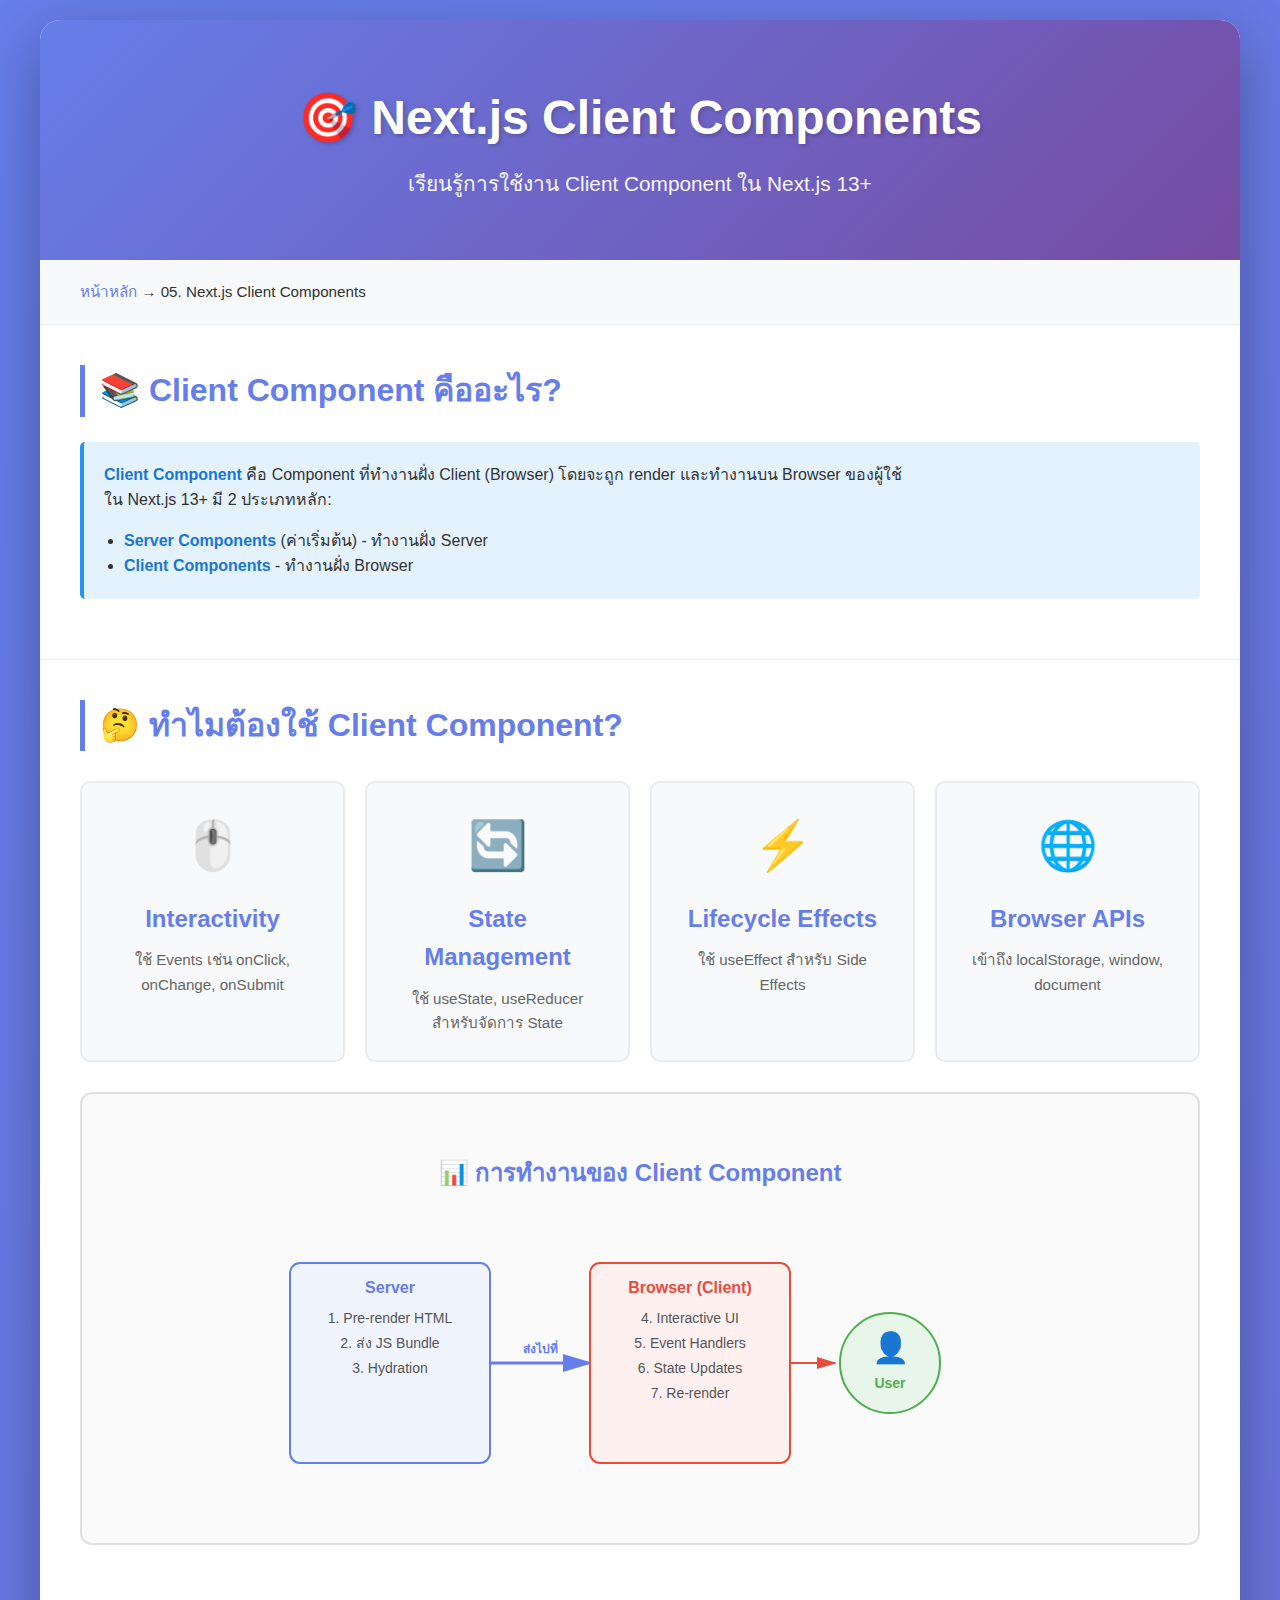
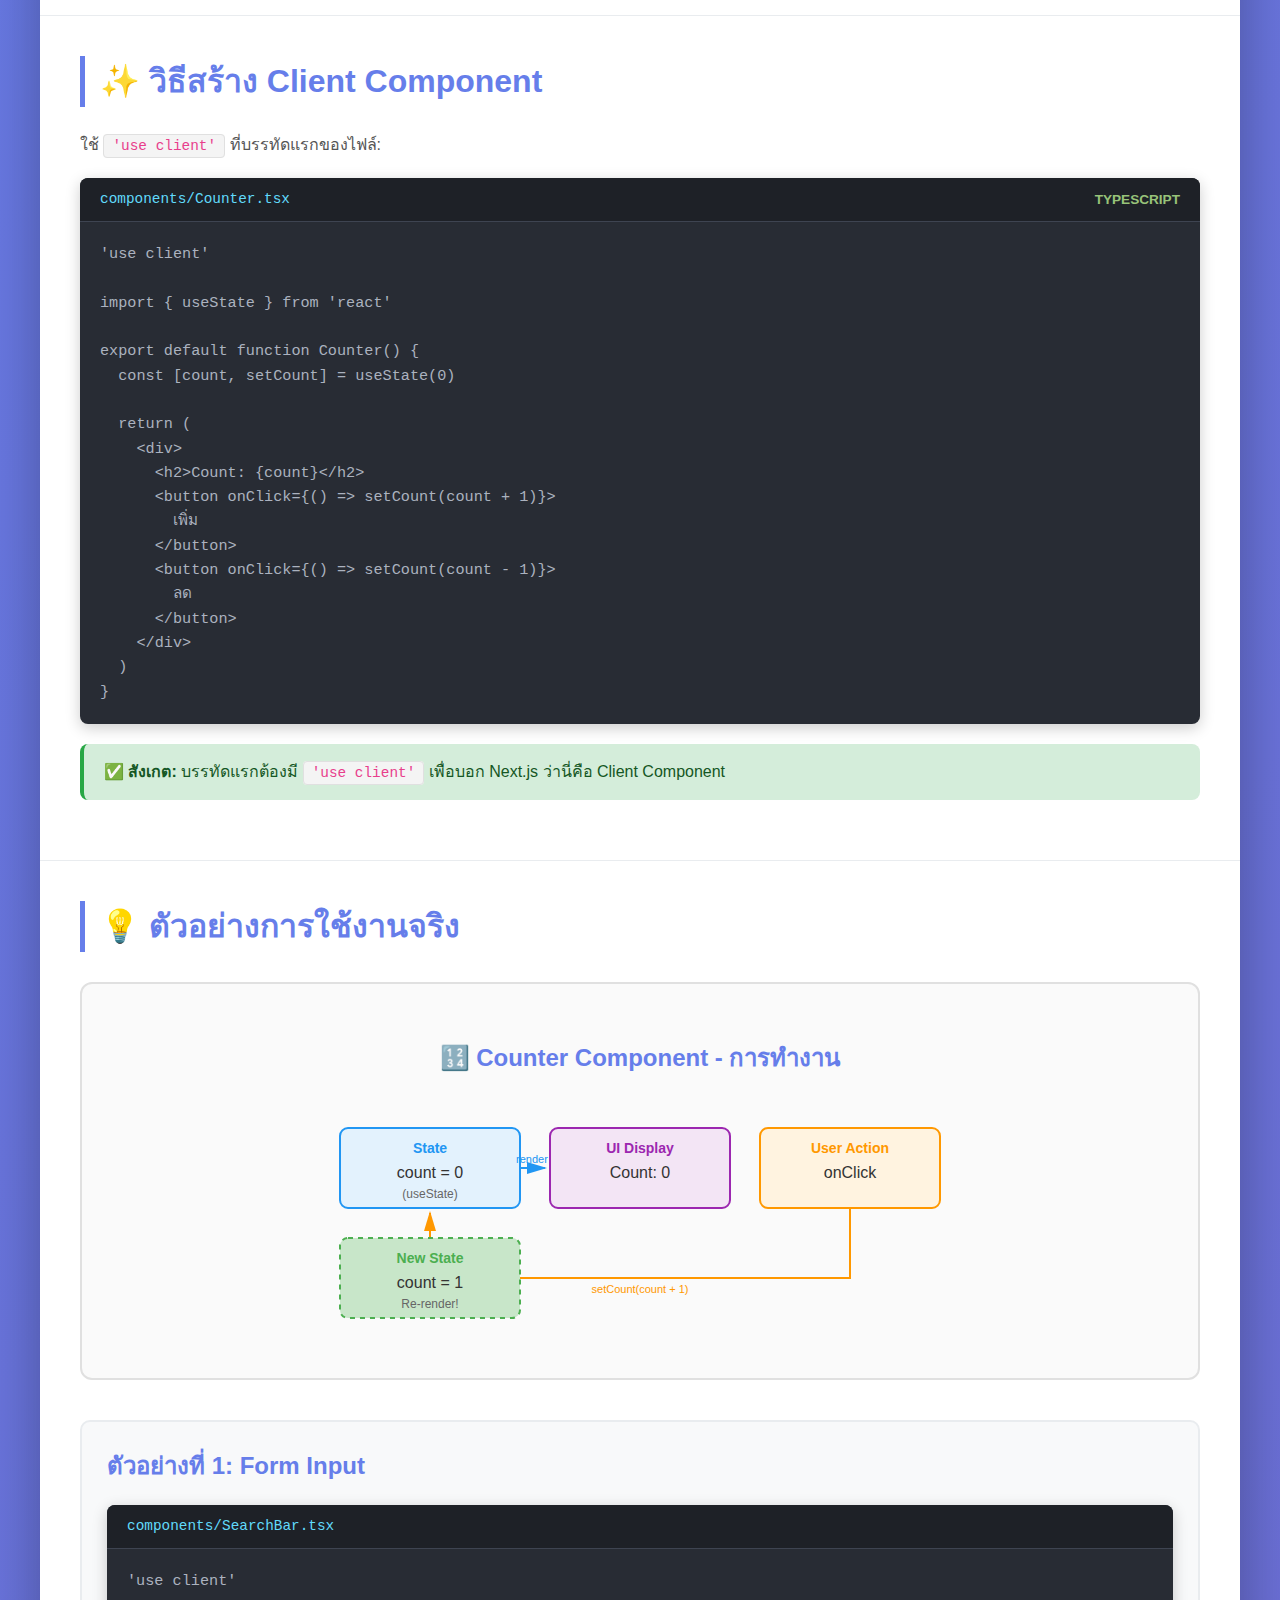
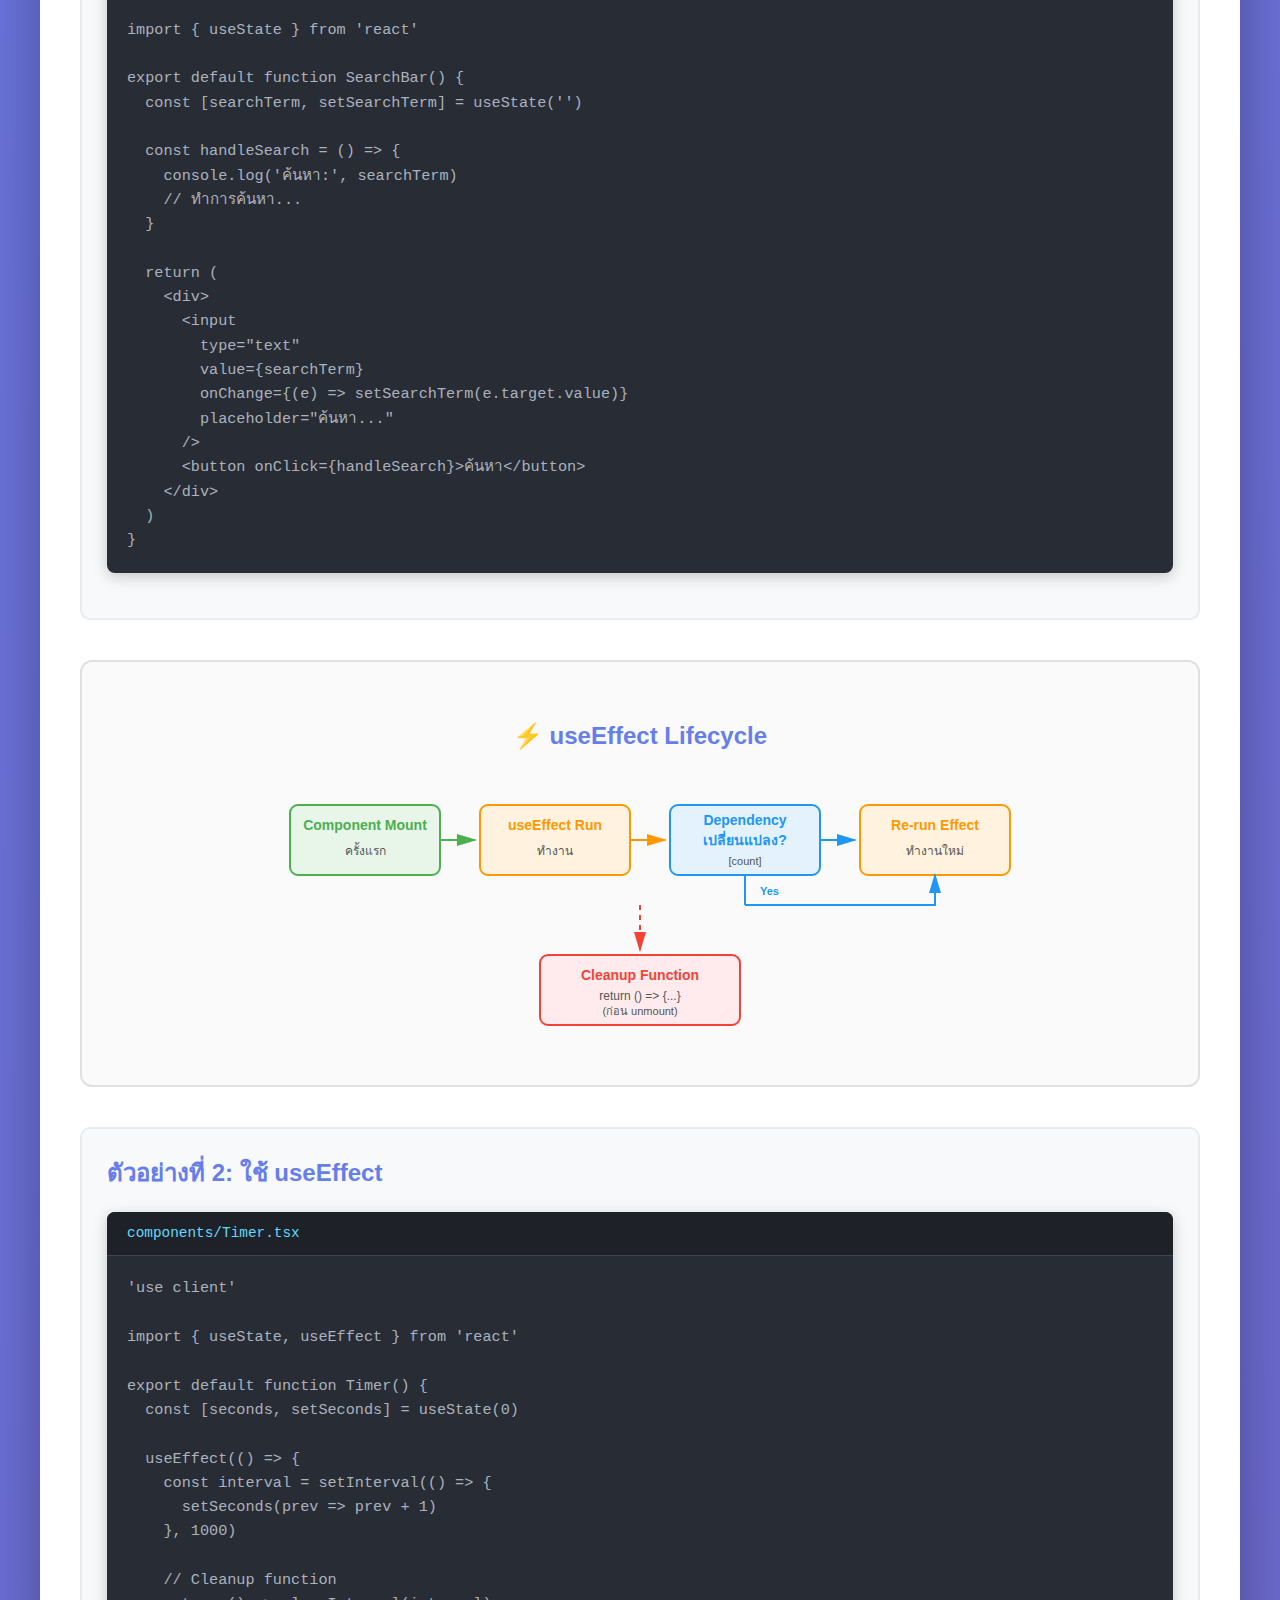
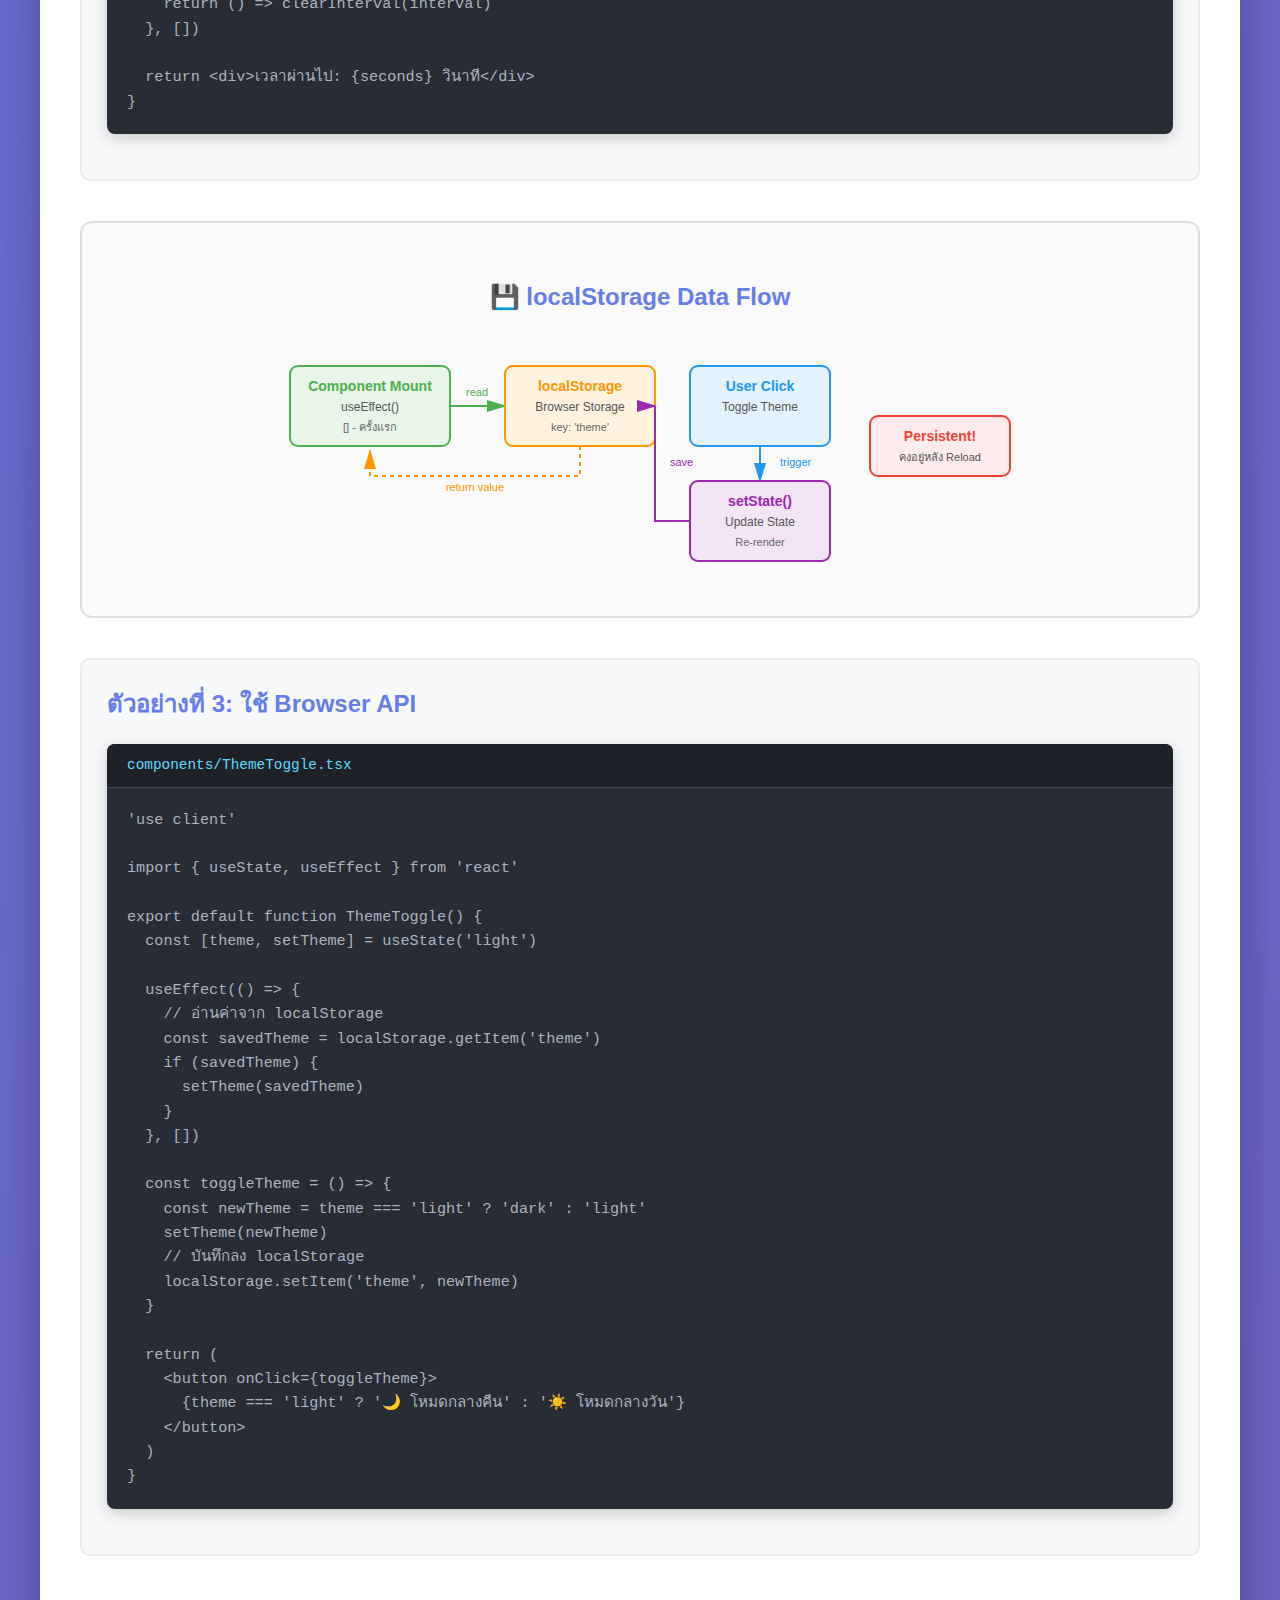
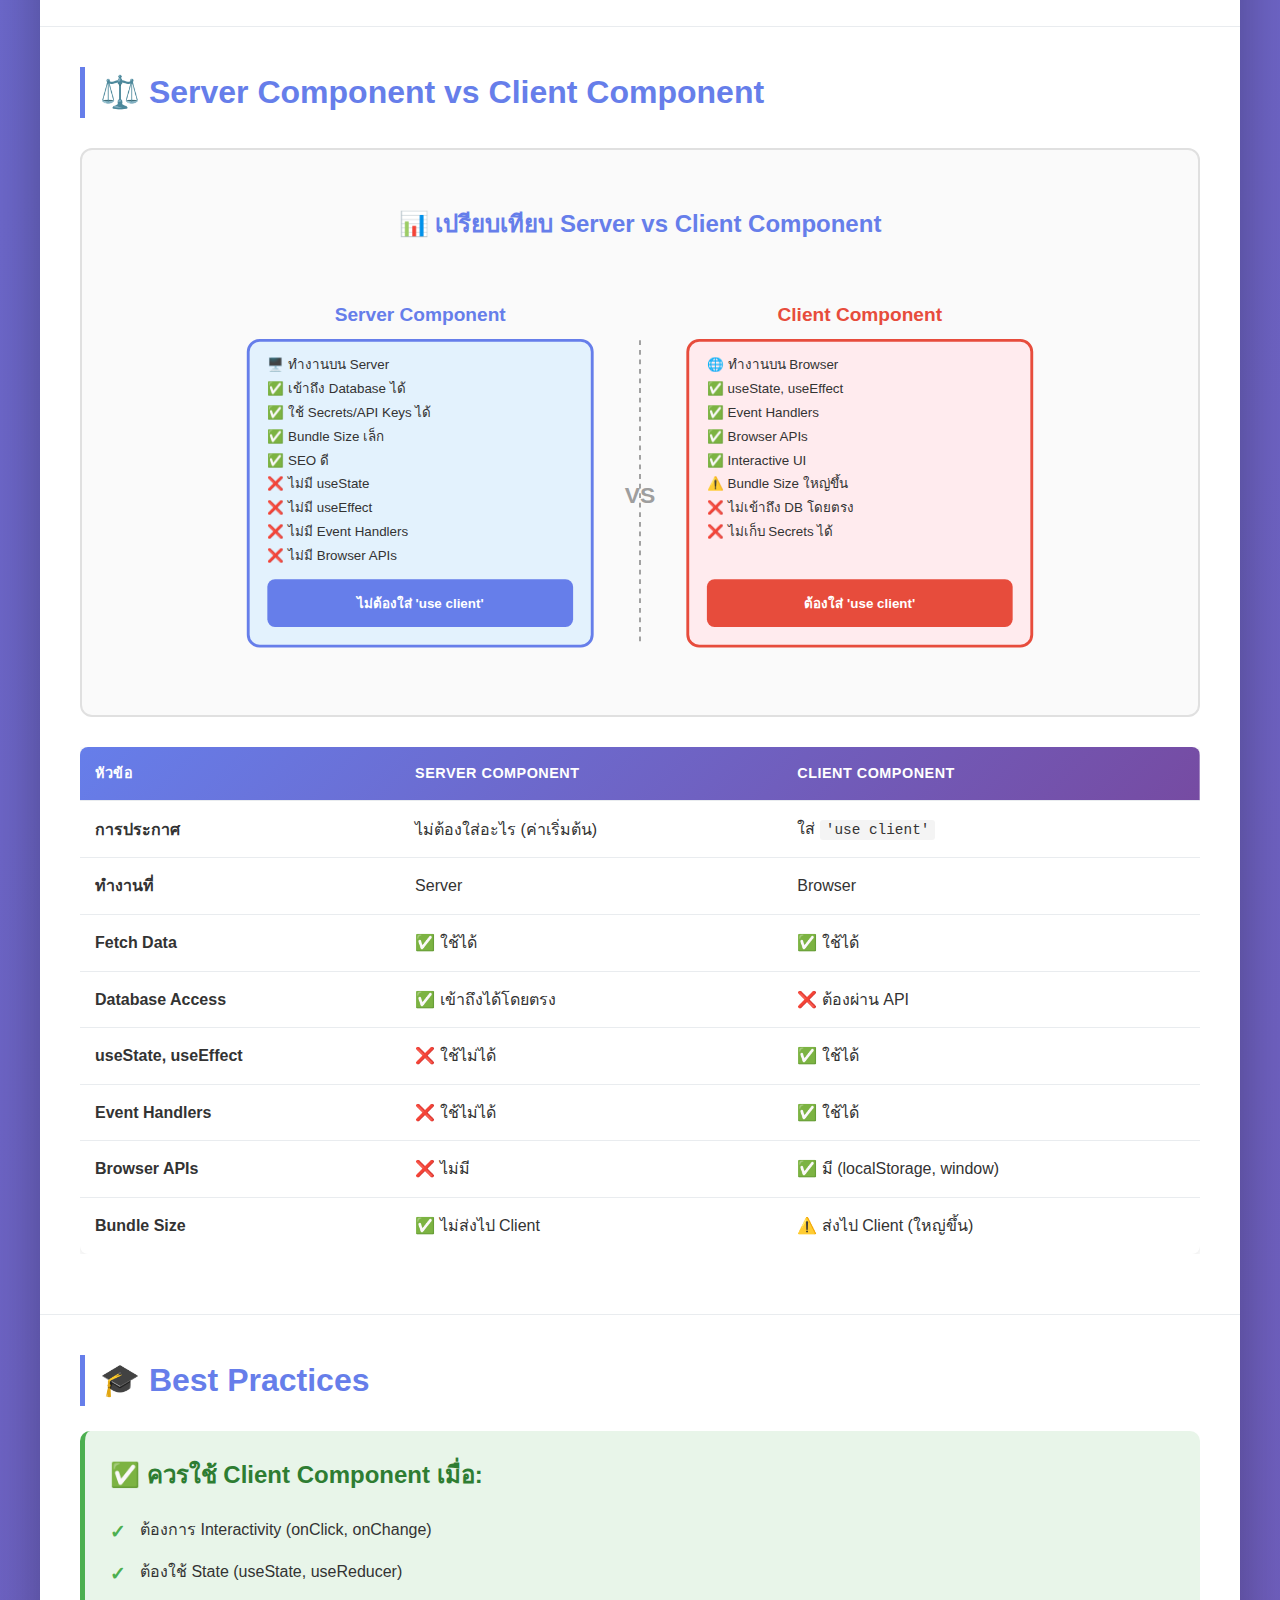
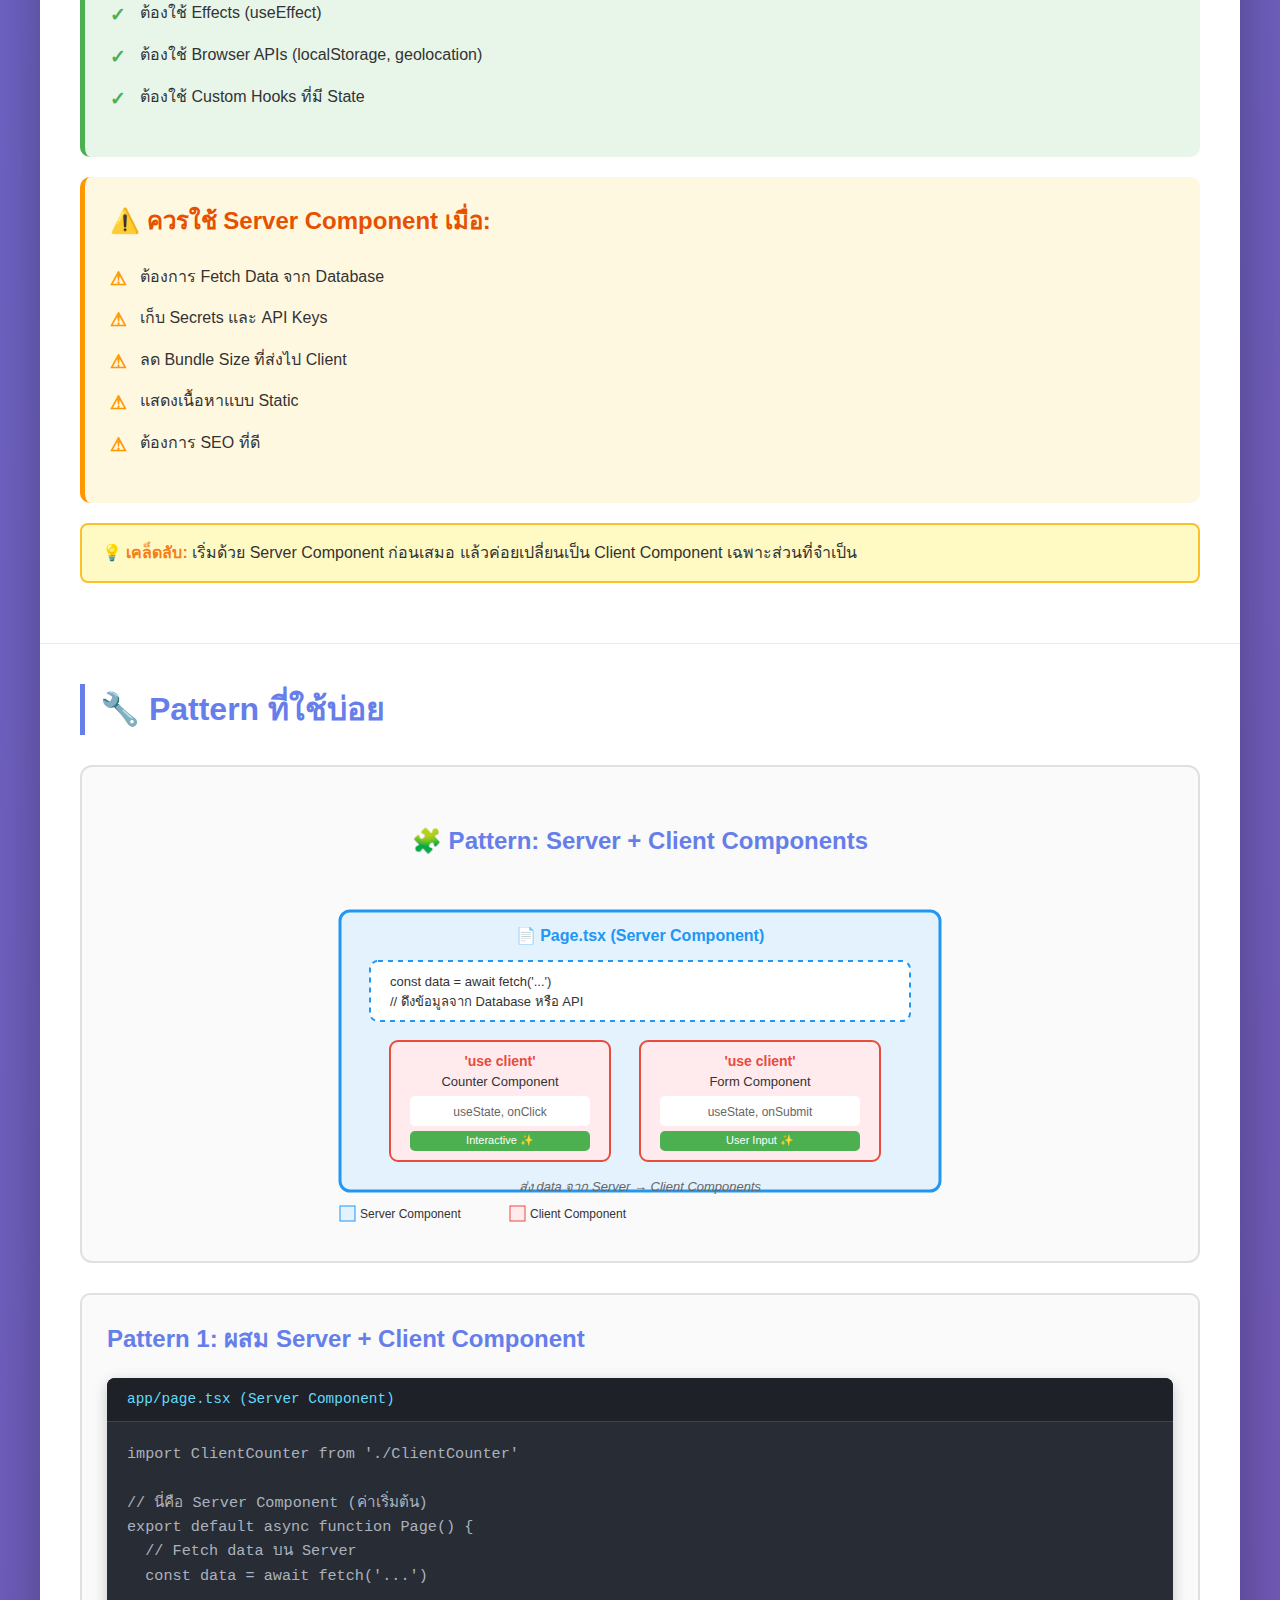
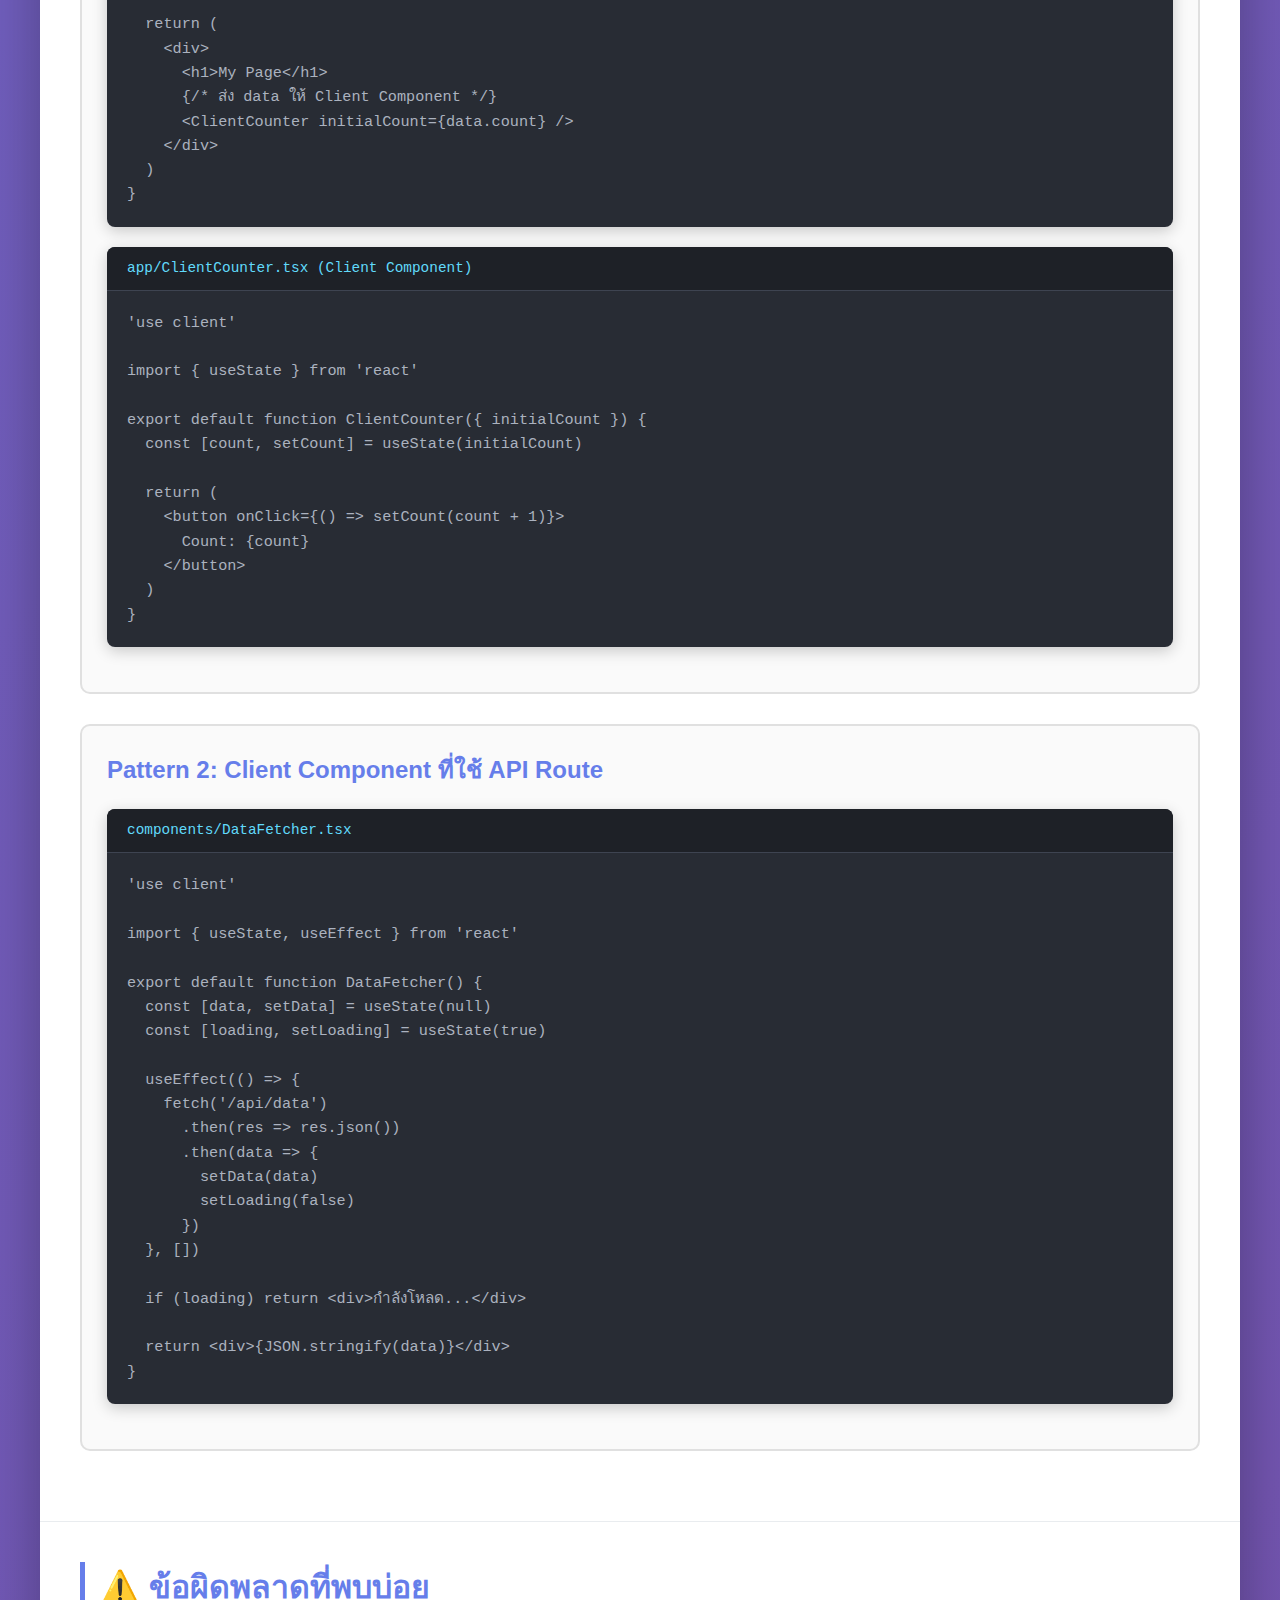
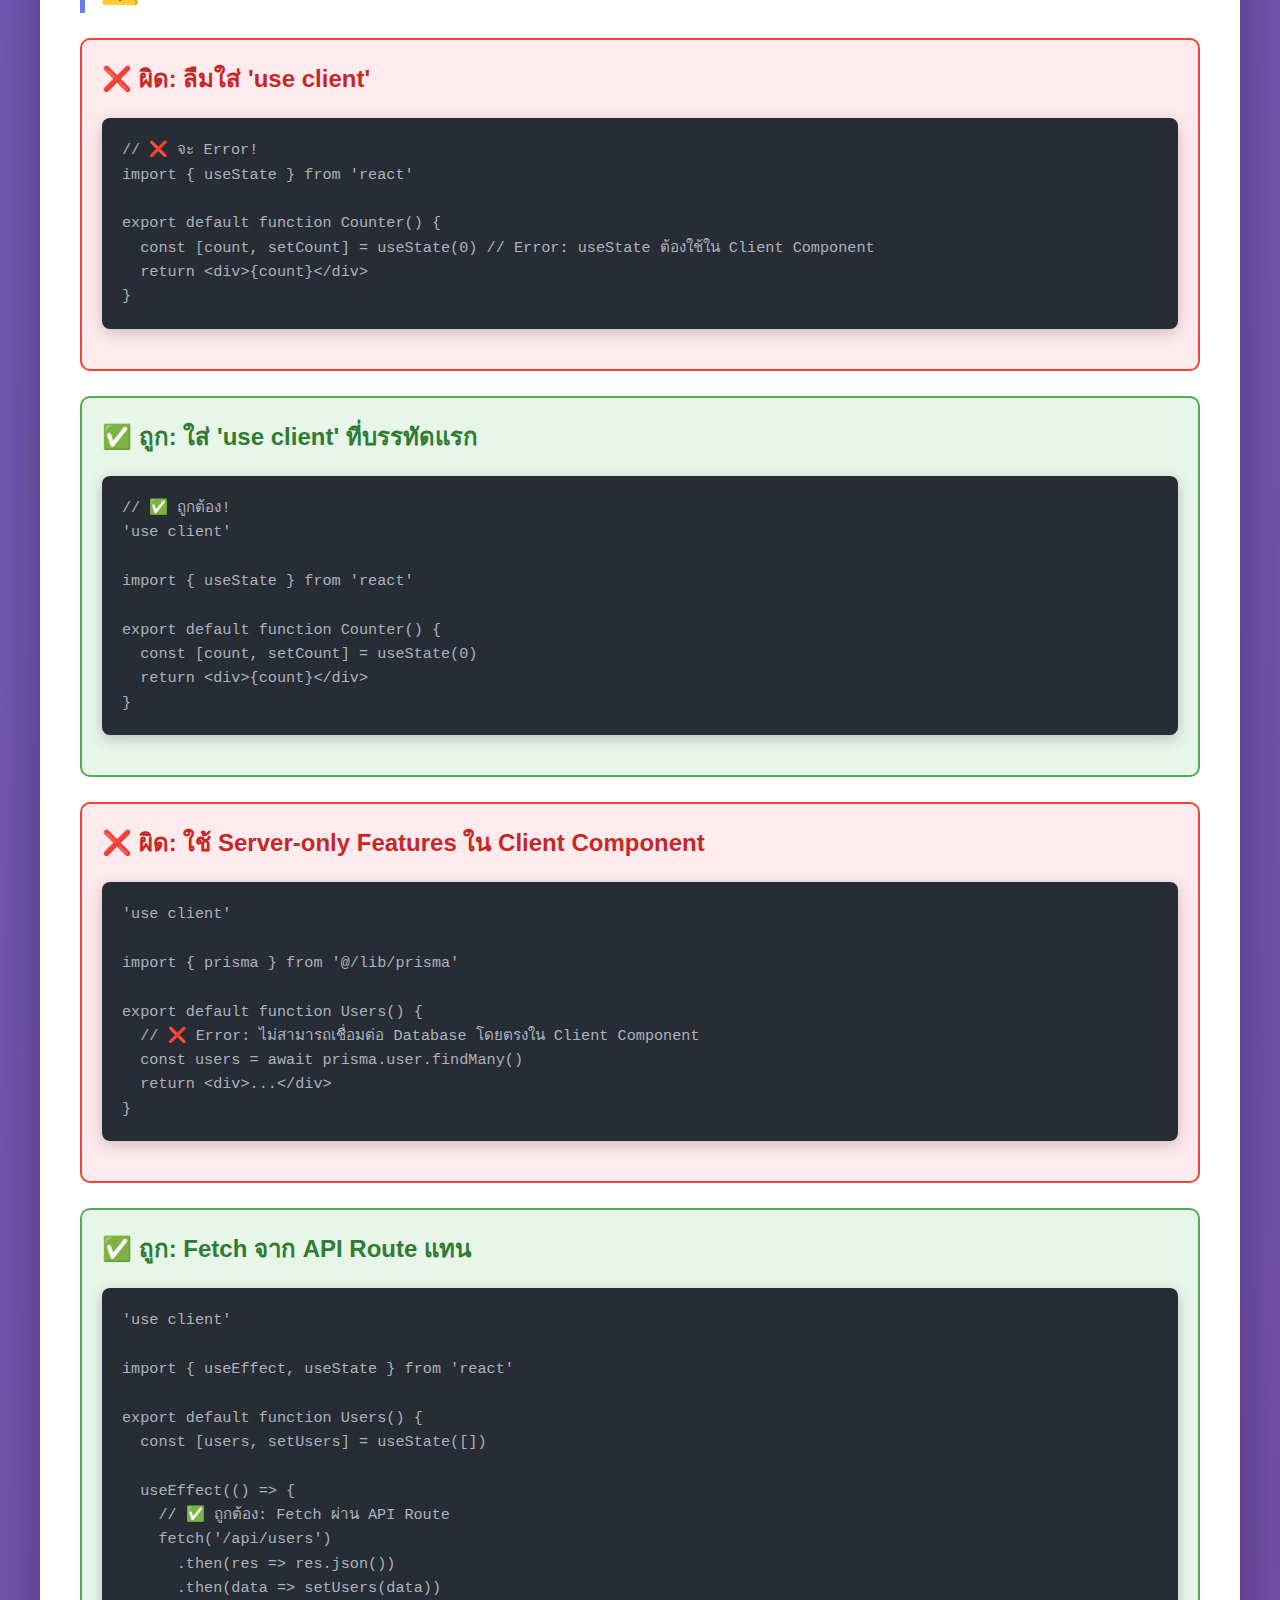
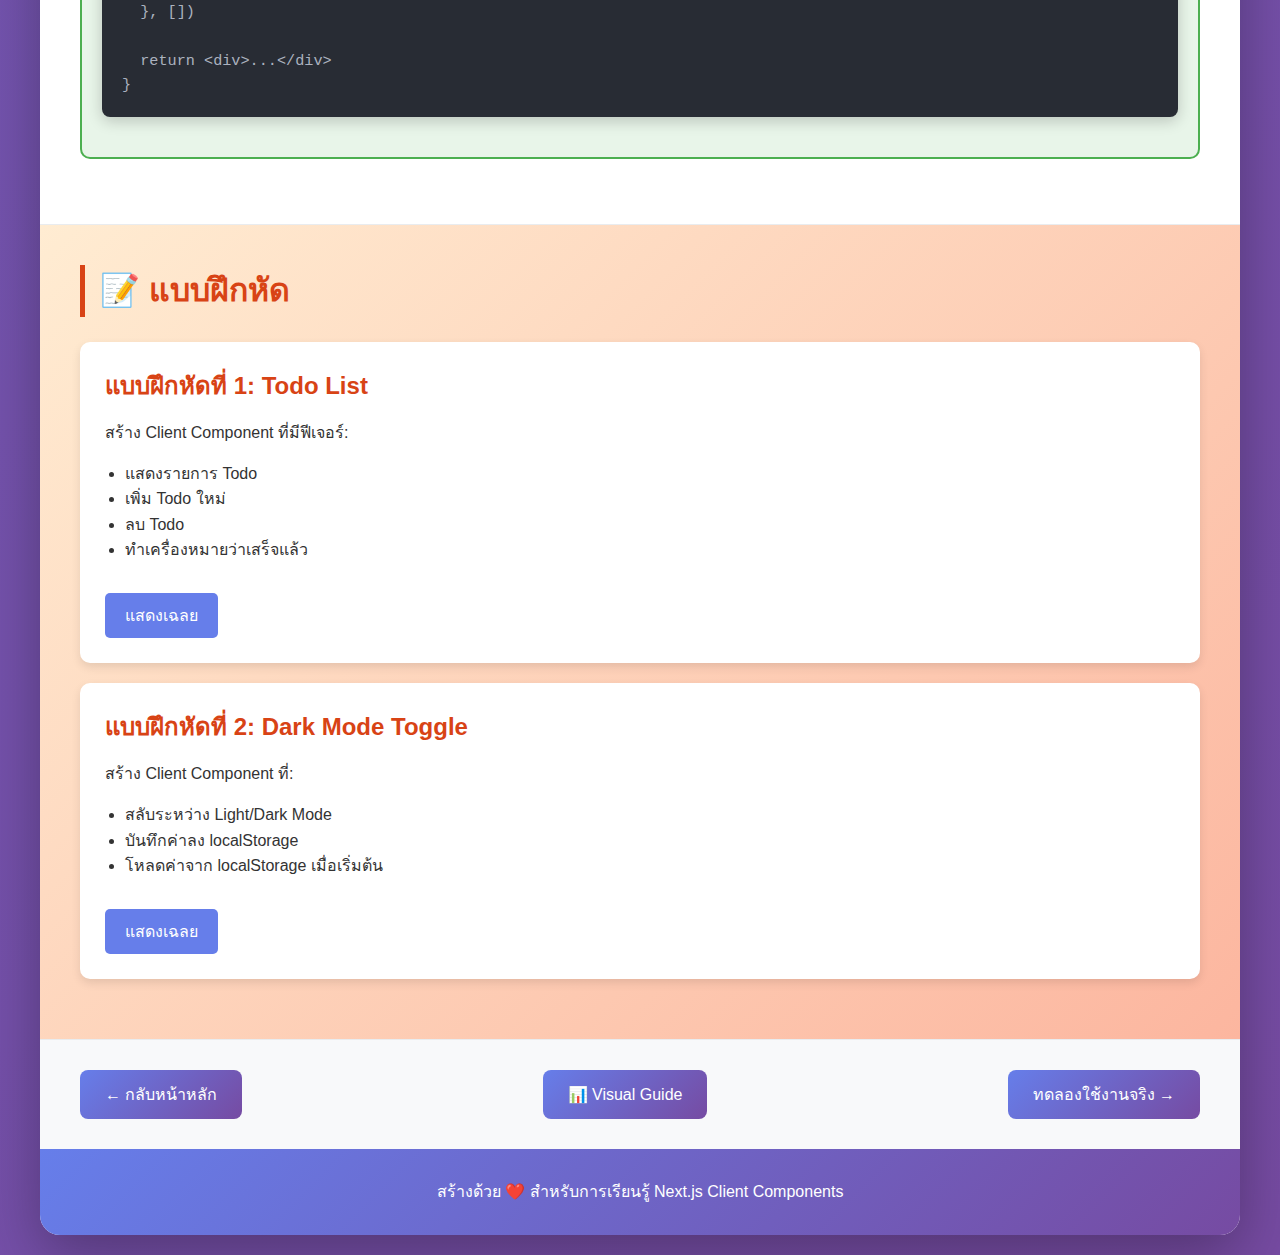
<file: 05-nextjs-client-components/index.html>
<!DOCTYPE html>
<html lang="th">
<head>
    <meta charset="UTF-8">
    <meta name="viewport" content="width=device-width, initial-scale=1.0">
    <title>Next.js Client Components - Tutorial</title>
    <link rel="stylesheet" href="styles.css">
</head>
<body>
    <div class="container">
        <header>
            <h1>🎯 Next.js Client Components</h1>
            <p class="subtitle">เรียนรู้การใช้งาน Client Component ใน Next.js 13+</p>
        </header>

        <nav class="breadcrumb">
            <a href="../index.html">หน้าหลัก</a> → 
            <span>05. Next.js Client Components</span>
        </nav>

        <!-- Section 1: Introduction -->
        <section class="content-section">
            <h2>📚 Client Component คืออะไร?</h2>
            <div class="info-box">
                <p><strong>Client Component</strong> คือ Component ที่ทำงานฝั่ง Client (Browser) โดยจะถูก render และทำงานบน Browser ของผู้ใช้</p>
                <p>ใน Next.js 13+ มี 2 ประเภทหลัก:</p>
                <ul>
                    <li><strong>Server Components</strong> (ค่าเริ่มต้น) - ทำงานฝั่ง Server</li>
                    <li><strong>Client Components</strong> - ทำงานฝั่ง Browser</li>
                </ul>
            </div>
        </section>

        <!-- Section 2: Why Client Components -->
        <section class="content-section">
            <h2>🤔 ทำไมต้องใช้ Client Component?</h2>
            <div class="feature-grid">
                <div class="feature-card">
                    <div class="feature-icon">🖱️</div>
                    <h3>Interactivity</h3>
                    <p>ใช้ Events เช่น onClick, onChange, onSubmit</p>
                </div>
                <div class="feature-card">
                    <div class="feature-icon">🔄</div>
                    <h3>State Management</h3>
                    <p>ใช้ useState, useReducer สำหรับจัดการ State</p>
                </div>
                <div class="feature-card">
                    <div class="feature-icon">⚡</div>
                    <h3>Lifecycle Effects</h3>
                    <p>ใช้ useEffect สำหรับ Side Effects</p>
                </div>
                <div class="feature-card">
                    <div class="feature-icon">🌐</div>
                    <h3>Browser APIs</h3>
                    <p>เข้าถึง localStorage, window, document</p>
                </div>
            </div>

            <!-- Visual Diagram: Component Flow -->
            <div class="visual-diagram">
                <h3 style="text-align: center; margin: 30px 0 20px 0; color: #667eea;">📊 การทำงานของ Client Component</h3>
                <svg width="100%" height="300" viewBox="0 0 800 300" style="max-width: 800px; margin: 0 auto; display: block;">
                    <!-- Server Side -->
                    <rect x="50" y="50" width="200" height="200" fill="#f0f4ff" stroke="#667eea" stroke-width="2" rx="10"/>
                    <text x="150" y="80" text-anchor="middle" font-size="16" font-weight="bold" fill="#667eea">Server</text>
                    
                    <text x="150" y="110" text-anchor="middle" font-size="14" fill="#555">1. Pre-render HTML</text>
                    <text x="150" y="135" text-anchor="middle" font-size="14" fill="#555">2. ส่ง JS Bundle</text>
                    <text x="150" y="160" text-anchor="middle" font-size="14" fill="#555">3. Hydration</text>
                    
                    <!-- Arrow -->
                    <path d="M 250 150 L 350 150" stroke="#667eea" stroke-width="3" fill="none" marker-end="url(#arrowhead)"/>
                    <text x="300" y="140" text-anchor="middle" font-size="12" fill="#667eea" font-weight="bold">ส่งไปที่</text>
                    
                    <!-- Client Side -->
                    <rect x="350" y="50" width="200" height="200" fill="#fff0f0" stroke="#e74c3c" stroke-width="2" rx="10"/>
                    <text x="450" y="80" text-anchor="middle" font-size="16" font-weight="bold" fill="#e74c3c">Browser (Client)</text>
                    
                    <text x="450" y="110" text-anchor="middle" font-size="14" fill="#555">4. Interactive UI</text>
                    <text x="450" y="135" text-anchor="middle" font-size="14" fill="#555">5. Event Handlers</text>
                    <text x="450" y="160" text-anchor="middle" font-size="14" fill="#555">6. State Updates</text>
                    <text x="450" y="185" text-anchor="middle" font-size="14" fill="#555">7. Re-render</text>
                    
                    <!-- User -->
                    <circle cx="650" cy="150" r="50" fill="#e8f5e9" stroke="#4caf50" stroke-width="2"/>
                    <text x="650" y="145" text-anchor="middle" font-size="30">👤</text>
                    <text x="650" y="175" text-anchor="middle" font-size="14" font-weight="bold" fill="#4caf50">User</text>
                    
                    <!-- Arrow to User -->
                    <path d="M 550 150 L 595 150" stroke="#e74c3c" stroke-width="2" fill="none" marker-end="url(#arrowhead2)"/>
                    
                    <!-- Arrow markers -->
                    <defs>
                        <marker id="arrowhead" markerWidth="10" markerHeight="10" refX="9" refY="3" orient="auto">
                            <polygon points="0 0, 10 3, 0 6" fill="#667eea" />
                        </marker>
                        <marker id="arrowhead2" markerWidth="10" markerHeight="10" refX="9" refY="3" orient="auto">
                            <polygon points="0 0, 10 3, 0 6" fill="#e74c3c" />
                        </marker>
                    </defs>
                </svg>
            </div>
        </section>

        <!-- Section 3: How to Create -->
        <section class="content-section">
            <h2>✨ วิธีสร้าง Client Component</h2>
            <div class="code-explanation">
                <p>ใช้ <code class="inline-code">'use client'</code> ที่บรรทัดแรกของไฟล์:</p>
            </div>
            
            <div class="code-block">
                <div class="code-header">
                    <span class="filename">components/Counter.tsx</span>
                    <span class="language">TypeScript</span>
                </div>
                <pre><code>'use client'

import { useState } from 'react'

export default function Counter() {
  const [count, setCount] = useState(0)

  return (
    &lt;div&gt;
      &lt;h2&gt;Count: {count}&lt;/h2&gt;
      &lt;button onClick={() => setCount(count + 1)}&gt;
        เพิ่ม
      &lt;/button&gt;
      &lt;button onClick={() => setCount(count - 1)}&gt;
        ลด
      &lt;/button&gt;
    &lt;/div&gt;
  )
}</code></pre>
            </div>

            <div class="highlight-box success">
                <strong>✅ สังเกต:</strong> บรรทัดแรกต้องมี <code class="inline-code">'use client'</code> เพื่อบอก Next.js ว่านี่คือ Client Component
            </div>
        </section>

        <!-- Section 4: More Examples -->
        <section class="content-section">
            <h2>💡 ตัวอย่างการใช้งานจริง</h2>
            
            <!-- Visual: Counter Component Diagram -->
            <div class="visual-diagram" style="margin-bottom: 40px;">
                <h3 style="text-align: center; margin-bottom: 20px; color: #667eea;">🔢 Counter Component - การทำงาน</h3>
                <svg width="100%" height="250" viewBox="0 0 700 250" style="max-width: 700px; margin: 0 auto; display: block;">
                    <!-- State Box -->
                    <rect x="50" y="30" width="180" height="80" fill="#e3f2fd" stroke="#2196f3" stroke-width="2" rx="8"/>
                    <text x="140" y="55" text-anchor="middle" font-size="14" font-weight="bold" fill="#2196f3">State</text>
                    <text x="140" y="80" text-anchor="middle" font-size="16" fill="#333">count = 0</text>
                    <text x="140" y="100" text-anchor="middle" font-size="12" fill="#666">(useState)</text>
                    
                    <!-- UI Box -->
                    <rect x="260" y="30" width="180" height="80" fill="#f3e5f5" stroke="#9c27b0" stroke-width="2" rx="8"/>
                    <text x="350" y="55" text-anchor="middle" font-size="14" font-weight="bold" fill="#9c27b0">UI Display</text>
                    <text x="350" y="80" text-anchor="middle" font-size="16" fill="#333">Count: 0</text>
                    
                    <!-- User Action Box -->
                    <rect x="470" y="30" width="180" height="80" fill="#fff3e0" stroke="#ff9800" stroke-width="2" rx="8"/>
                    <text x="560" y="55" text-anchor="middle" font-size="14" font-weight="bold" fill="#ff9800">User Action</text>
                    <text x="560" y="80" text-anchor="middle" font-size="16" fill="#333">onClick</text>
                    
                    <!-- Flow Arrows -->
                    <path d="M 230 70 L 255 70" stroke="#2196f3" stroke-width="2" marker-end="url(#arrow1)" fill="none"/>
                    <text x="242" y="65" text-anchor="middle" font-size="11" fill="#2196f3">render</text>
                    
                    <path d="M 560 110 L 560 180 L 140 180 L 140 115" stroke="#ff9800" stroke-width="2" marker-end="url(#arrow2)" fill="none"/>
                    <text x="350" y="195" text-anchor="middle" font-size="11" fill="#ff9800">setCount(count + 1)</text>
                    
                    <!-- New State -->
                    <rect x="50" y="140" width="180" height="80" fill="#c8e6c9" stroke="#4caf50" stroke-width="2" rx="8" stroke-dasharray="5,5"/>
                    <text x="140" y="165" text-anchor="middle" font-size="14" font-weight="bold" fill="#4caf50">New State</text>
                    <text x="140" y="190" text-anchor="middle" font-size="16" fill="#333">count = 1</text>
                    <text x="140" y="210" text-anchor="middle" font-size="12" fill="#666">Re-render!</text>
                    
                    <defs>
                        <marker id="arrow1" markerWidth="10" markerHeight="10" refX="9" refY="3" orient="auto">
                            <polygon points="0 0, 10 3, 0 6" fill="#2196f3" />
                        </marker>
                        <marker id="arrow2" markerWidth="10" markerHeight="10" refX="9" refY="3" orient="auto">
                            <polygon points="0 0, 10 3, 0 6" fill="#ff9800" />
                        </marker>
                    </defs>
                </svg>
            </div>

            <!-- Example 1: Form -->
            <div class="example-container">
                <h3>ตัวอย่างที่ 1: Form Input</h3>
                <div class="code-block">
                    <div class="code-header">
                        <span class="filename">components/SearchBar.tsx</span>
                    </div>
                    <pre><code>'use client'

import { useState } from 'react'

export default function SearchBar() {
  const [searchTerm, setSearchTerm] = useState('')

  const handleSearch = () => {
    console.log('ค้นหา:', searchTerm)
    // ทำการค้นหา...
  }

  return (
    &lt;div&gt;
      &lt;input 
        type="text"
        value={searchTerm}
        onChange={(e) => setSearchTerm(e.target.value)}
        placeholder="ค้นหา..."
      /&gt;
      &lt;button onClick={handleSearch}&gt;ค้นหา&lt;/button&gt;
    &lt;/div&gt;
  )
}</code></pre>
                </div>
            </div>

            <!-- Visual: useEffect Lifecycle -->
            <div class="visual-diagram" style="margin: 40px 0;">
                <h3 style="text-align: center; margin-bottom: 20px; color: #667eea;">⚡ useEffect Lifecycle</h3>
                <svg width="100%" height="280" viewBox="0 0 800 280" style="max-width: 800px; margin: 0 auto; display: block;">
                    <!-- Component Mount -->
                    <rect x="50" y="30" width="150" height="70" fill="#e8f5e9" stroke="#4caf50" stroke-width="2" rx="8"/>
                    <text x="125" y="55" text-anchor="middle" font-size="14" font-weight="bold" fill="#4caf50">Component Mount</text>
                    <text x="125" y="80" text-anchor="middle" font-size="12" fill="#555">ครั้งแรก</text>
                    
                    <!-- useEffect Run -->
                    <rect x="240" y="30" width="150" height="70" fill="#fff3e0" stroke="#ff9800" stroke-width="2" rx="8"/>
                    <text x="315" y="55" text-anchor="middle" font-size="14" font-weight="bold" fill="#ff9800">useEffect Run</text>
                    <text x="315" y="80" text-anchor="middle" font-size="12" fill="#555">ทำงาน</text>
                    
                    <!-- Dependency Check -->
                    <rect x="430" y="30" width="150" height="70" fill="#e3f2fd" stroke="#2196f3" stroke-width="2" rx="8"/>
                    <text x="505" y="50" text-anchor="middle" font-size="14" font-weight="bold" fill="#2196f3">Dependency</text>
                    <text x="505" y="70" text-anchor="middle" font-size="14" font-weight="bold" fill="#2196f3">เปลี่ยนแปลง?</text>
                    <text x="505" y="90" text-anchor="middle" font-size="11" fill="#555">[count]</text>
                    
                    <!-- Re-run Effect -->
                    <rect x="620" y="30" width="150" height="70" fill="#fff3e0" stroke="#ff9800" stroke-width="2" rx="8"/>
                    <text x="695" y="55" text-anchor="middle" font-size="14" font-weight="bold" fill="#ff9800">Re-run Effect</text>
                    <text x="695" y="80" text-anchor="middle" font-size="12" fill="#555">ทำงานใหม่</text>
                    
                    <!-- Cleanup -->
                    <rect x="300" y="180" width="200" height="70" fill="#ffebee" stroke="#f44336" stroke-width="2" rx="8"/>
                    <text x="400" y="205" text-anchor="middle" font-size="14" font-weight="bold" fill="#f44336">Cleanup Function</text>
                    <text x="400" y="225" text-anchor="middle" font-size="12" fill="#555">return () => {...}</text>
                    <text x="400" y="240" text-anchor="middle" font-size="11" fill="#555">(ก่อน unmount)</text>
                    
                    <!-- Arrows -->
                    <path d="M 200 65 L 235 65" stroke="#4caf50" stroke-width="2" marker-end="url(#arrow3)" fill="none"/>
                    <path d="M 390 65 L 425 65" stroke="#ff9800" stroke-width="2" marker-end="url(#arrow4)" fill="none"/>
                    <path d="M 580 65 L 615 65" stroke="#2196f3" stroke-width="2" marker-end="url(#arrow5)" fill="none"/>
                    
                    <path d="M 505 100 L 505 130" stroke="#2196f3" stroke-width="2" fill="none"/>
                    <text x="520" y="120" font-size="11" fill="#2196f3" font-weight="bold">Yes</text>
                    <path d="M 505 130 L 695 130 L 695 100" stroke="#2196f3" stroke-width="2" marker-end="url(#arrow5)" fill="none"/>
                    
                    <path d="M 400 130 L 400 175" stroke="#f44336" stroke-width="2" marker-end="url(#arrow6)" stroke-dasharray="5,5" fill="none"/>
                    
                    <defs>
                        <marker id="arrow3" markerWidth="10" markerHeight="10" refX="9" refY="3" orient="auto">
                            <polygon points="0 0, 10 3, 0 6" fill="#4caf50" />
                        </marker>
                        <marker id="arrow4" markerWidth="10" markerHeight="10" refX="9" refY="3" orient="auto">
                            <polygon points="0 0, 10 3, 0 6" fill="#ff9800" />
                        </marker>
                        <marker id="arrow5" markerWidth="10" markerHeight="10" refX="9" refY="3" orient="auto">
                            <polygon points="0 0, 10 3, 0 6" fill="#2196f3" />
                        </marker>
                        <marker id="arrow6" markerWidth="10" markerHeight="10" refX="9" refY="3" orient="auto">
                            <polygon points="0 0, 10 3, 0 6" fill="#f44336" />
                        </marker>
                    </defs>
                </svg>
            </div>

            <!-- Example 2: useEffect -->
            <div class="example-container">
                <h3>ตัวอย่างที่ 2: ใช้ useEffect</h3>
                <div class="code-block">
                    <div class="code-header">
                        <span class="filename">components/Timer.tsx</span>
                    </div>
                    <pre><code>'use client'

import { useState, useEffect } from 'react'

export default function Timer() {
  const [seconds, setSeconds] = useState(0)

  useEffect(() => {
    const interval = setInterval(() => {
      setSeconds(prev => prev + 1)
    }, 1000)

    // Cleanup function
    return () => clearInterval(interval)
  }, [])

  return &lt;div&gt;เวลาผ่านไป: {seconds} วินาที&lt;/div&gt;
}</code></pre>
                </div>
            </div>

            <!-- Visual: localStorage Flow -->
            <div class="visual-diagram" style="margin: 40px 0;">
                <h3 style="text-align: center; margin-bottom: 20px; color: #667eea;">💾 localStorage Data Flow</h3>
                <svg width="100%" height="250" viewBox="0 0 800 250" style="max-width: 800px; margin: 0 auto; display: block;">
                    <!-- Initial Load -->
                    <rect x="50" y="30" width="160" height="80" fill="#e8f5e9" stroke="#4caf50" stroke-width="2" rx="8"/>
                    <text x="130" y="55" text-anchor="middle" font-size="14" font-weight="bold" fill="#4caf50">Component Mount</text>
                    <text x="130" y="75" text-anchor="middle" font-size="12" fill="#555">useEffect()</text>
                    <text x="130" y="95" text-anchor="middle" font-size="11" fill="#666">[] - ครั้งแรก</text>
                    
                    <!-- Arrow to localStorage -->
                    <path d="M 210 70 L 265 70" stroke="#4caf50" stroke-width="2" marker-end="url(#arrow7)" fill="none"/>
                    <text x="237" y="60" text-anchor="middle" font-size="11" fill="#4caf50">read</text>
                    
                    <!-- localStorage -->
                    <rect x="265" y="30" width="150" height="80" fill="#fff3e0" stroke="#ff9800" stroke-width="2" rx="8"/>
                    <text x="340" y="55" text-anchor="middle" font-size="14" font-weight="bold" fill="#ff9800">localStorage</text>
                    <text x="340" y="75" text-anchor="middle" font-size="12" fill="#555">Browser Storage</text>
                    <text x="340" y="95" text-anchor="middle" font-size="11" fill="#666">key: 'theme'</text>
                    
                    <!-- Arrow back -->
                    <path d="M 340 110 L 340 140 L 130 140 L 130 115" stroke="#ff9800" stroke-width="2" marker-end="url(#arrow8)" stroke-dasharray="4,4" fill="none"/>
                    <text x="235" y="155" text-anchor="middle" font-size="11" fill="#ff9800">return value</text>
                    
                    <!-- User Action -->
                    <rect x="450" y="30" width="140" height="80" fill="#e3f2fd" stroke="#2196f3" stroke-width="2" rx="8"/>
                    <text x="520" y="55" text-anchor="middle" font-size="14" font-weight="bold" fill="#2196f3">User Click</text>
                    <text x="520" y="75" text-anchor="middle" font-size="12" fill="#555">Toggle Theme</text>
                    
                    <!-- Arrow to State -->
                    <path d="M 520 110 L 520 145" stroke="#2196f3" stroke-width="2" marker-end="url(#arrow9)" fill="none"/>
                    <text x="540" y="130" font-size="11" fill="#2196f3">trigger</text>
                    
                    <!-- State Update -->
                    <rect x="450" y="145" width="140" height="80" fill="#f3e5f5" stroke="#9c27b0" stroke-width="2" rx="8"/>
                    <text x="520" y="170" text-anchor="middle" font-size="14" font-weight="bold" fill="#9c27b0">setState()</text>
                    <text x="520" y="190" text-anchor="middle" font-size="12" fill="#555">Update State</text>
                    <text x="520" y="210" text-anchor="middle" font-size="11" fill="#666">Re-render</text>
                    
                    <!-- Arrow to save -->
                    <path d="M 450 185 L 415 185 L 415 70 L 415 70" stroke="#9c27b0" stroke-width="2" marker-end="url(#arrow10)" fill="none"/>
                    <text x="430" y="130" font-size="11" fill="#9c27b0">save</text>
                    
                    <!-- Result -->
                    <rect x="630" y="80" width="140" height="60" fill="#ffebee" stroke="#f44336" stroke-width="2" rx="8"/>
                    <text x="700" y="105" text-anchor="middle" font-size="14" font-weight="bold" fill="#f44336">Persistent!</text>
                    <text x="700" y="125" text-anchor="middle" font-size="11" fill="#555">คงอยู่หลัง Reload</text>
                    
                    <defs>
                        <marker id="arrow7" markerWidth="10" markerHeight="10" refX="9" refY="3" orient="auto">
                            <polygon points="0 0, 10 3, 0 6" fill="#4caf50" />
                        </marker>
                        <marker id="arrow8" markerWidth="10" markerHeight="10" refX="9" refY="3" orient="auto">
                            <polygon points="0 0, 10 3, 0 6" fill="#ff9800" />
                        </marker>
                        <marker id="arrow9" markerWidth="10" markerHeight="10" refX="9" refY="3" orient="auto">
                            <polygon points="0 0, 10 3, 0 6" fill="#2196f3" />
                        </marker>
                        <marker id="arrow10" markerWidth="10" markerHeight="10" refX="9" refY="3" orient="auto">
                            <polygon points="0 0, 10 3, 0 6" fill="#9c27b0" />
                        </marker>
                    </defs>
                </svg>
            </div>

            <!-- Example 3: Browser API -->
            <div class="example-container">
                <h3>ตัวอย่างที่ 3: ใช้ Browser API</h3>
                <div class="code-block">
                    <div class="code-header">
                        <span class="filename">components/ThemeToggle.tsx</span>
                    </div>
                    <pre><code>'use client'

import { useState, useEffect } from 'react'

export default function ThemeToggle() {
  const [theme, setTheme] = useState('light')

  useEffect(() => {
    // อ่านค่าจาก localStorage
    const savedTheme = localStorage.getItem('theme')
    if (savedTheme) {
      setTheme(savedTheme)
    }
  }, [])

  const toggleTheme = () => {
    const newTheme = theme === 'light' ? 'dark' : 'light'
    setTheme(newTheme)
    // บันทึกลง localStorage
    localStorage.setItem('theme', newTheme)
  }

  return (
    &lt;button onClick={toggleTheme}&gt;
      {theme === 'light' ? '🌙 โหมดกลางคืน' : '☀️ โหมดกลางวัน'}
    &lt;/button&gt;
  )
}</code></pre>
                </div>
            </div>
        </section>

        <!-- Section 5: Server vs Client -->
        <section class="content-section">
            <h2>⚖️ Server Component vs Client Component</h2>
            
            <!-- Visual Comparison Diagram -->
            <div class="visual-diagram" style="margin-bottom: 30px;">
                <h3 style="text-align: center; margin-bottom: 20px; color: #667eea;">📊 เปรียบเทียบ Server vs Client Component</h3>
                <svg width="100%" height="400" viewBox="0 0 900 400" style="max-width: 900px; margin: 0 auto; display: block; background: #fafafa; border-radius: 10px; padding: 20px;">
                    
                    <!-- Server Component Side -->
                    <text x="220" y="40" text-anchor="middle" font-size="20" font-weight="bold" fill="#667eea">Server Component</text>
                    <rect x="40" y="60" width="360" height="320" fill="#e3f2fd" stroke="#667eea" stroke-width="3" rx="12"/>
                    
                    <!-- Server Icons and Text -->
                    <text x="60" y="90" font-size="14" fill="#333">🖥️ ทำงานบน Server</text>
                    <text x="60" y="115" font-size="14" fill="#333">✅ เข้าถึง Database ได้</text>
                    <text x="60" y="140" font-size="14" fill="#333">✅ ใช้ Secrets/API Keys ได้</text>
                    <text x="60" y="165" font-size="14" fill="#333">✅ Bundle Size เล็ก</text>
                    <text x="60" y="190" font-size="14" fill="#333">✅ SEO ดี</text>
                    <text x="60" y="215" font-size="14" fill="#333">❌ ไม่มี useState</text>
                    <text x="60" y="240" font-size="14" fill="#333">❌ ไม่มี useEffect</text>
                    <text x="60" y="265" font-size="14" fill="#333">❌ ไม่มี Event Handlers</text>
                    <text x="60" y="290" font-size="14" fill="#333">❌ ไม่มี Browser APIs</text>
                    
                    <rect x="60" y="310" width="320" height="50" fill="#667eea" rx="8"/>
                    <text x="220" y="340" text-anchor="middle" font-size="14" font-weight="bold" fill="white">ไม่ต้องใส่ 'use client'</text>
                    
                    <!-- VS Divider -->
                    <text x="450" y="230" text-anchor="middle" font-size="24" font-weight="bold" fill="#9e9e9e">VS</text>
                    <line x1="450" y1="60" x2="450" y2="380" stroke="#9e9e9e" stroke-width="2" stroke-dasharray="5,5"/>
                    
                    <!-- Client Component Side -->
                    <text x="680" y="40" text-anchor="middle" font-size="20" font-weight="bold" fill="#e74c3c">Client Component</text>
                    <rect x="500" y="60" width="360" height="320" fill="#ffebee" stroke="#e74c3c" stroke-width="3" rx="12"/>
                    
                    <!-- Client Icons and Text -->
                    <text x="520" y="90" font-size="14" fill="#333">🌐 ทำงานบน Browser</text>
                    <text x="520" y="115" font-size="14" fill="#333">✅ useState, useEffect</text>
                    <text x="520" y="140" font-size="14" fill="#333">✅ Event Handlers</text>
                    <text x="520" y="165" font-size="14" fill="#333">✅ Browser APIs</text>
                    <text x="520" y="190" font-size="14" fill="#333">✅ Interactive UI</text>
                    <text x="520" y="215" font-size="14" fill="#333">⚠️ Bundle Size ใหญ่ขึ้น</text>
                    <text x="520" y="240" font-size="14" fill="#333">❌ ไม่เข้าถึง DB โดยตรง</text>
                    <text x="520" y="265" font-size="14" fill="#333">❌ ไม่เก็บ Secrets ได้</text>
                    
                    <rect x="520" y="310" width="320" height="50" fill="#e74c3c" rx="8"/>
                    <text x="680" y="340" text-anchor="middle" font-size="14" font-weight="bold" fill="white">ต้องใส่ 'use client'</text>
                </svg>
            </div>

            <div class="comparison-table">
                <table>
                    <thead>
                        <tr>
                            <th>หัวข้อ</th>
                            <th>Server Component</th>
                            <th>Client Component</th>
                        </tr>
                    </thead>
                    <tbody>
                        <tr>
                            <td><strong>การประกาศ</strong></td>
                            <td>ไม่ต้องใส่อะไร (ค่าเริ่มต้น)</td>
                            <td>ใส่ <code>'use client'</code></td>
                        </tr>
                        <tr>
                            <td><strong>ทำงานที่</strong></td>
                            <td>Server</td>
                            <td>Browser</td>
                        </tr>
                        <tr>
                            <td><strong>Fetch Data</strong></td>
                            <td>✅ ใช้ได้</td>
                            <td>✅ ใช้ได้</td>
                        </tr>
                        <tr>
                            <td><strong>Database Access</strong></td>
                            <td>✅ เข้าถึงได้โดยตรง</td>
                            <td>❌ ต้องผ่าน API</td>
                        </tr>
                        <tr>
                            <td><strong>useState, useEffect</strong></td>
                            <td>❌ ใช้ไม่ได้</td>
                            <td>✅ ใช้ได้</td>
                        </tr>
                        <tr>
                            <td><strong>Event Handlers</strong></td>
                            <td>❌ ใช้ไม่ได้</td>
                            <td>✅ ใช้ได้</td>
                        </tr>
                        <tr>
                            <td><strong>Browser APIs</strong></td>
                            <td>❌ ไม่มี</td>
                            <td>✅ มี (localStorage, window)</td>
                        </tr>
                        <tr>
                            <td><strong>Bundle Size</strong></td>
                            <td>✅ ไม่ส่งไป Client</td>
                            <td>⚠️ ส่งไป Client (ใหญ่ขึ้น)</td>
                        </tr>
                    </tbody>
                </table>
            </div>
        </section>

        <!-- Section 6: Best Practices -->
        <section class="content-section">
            <h2>🎓 Best Practices</h2>
            
            <div class="practice-card">
                <h3>✅ ควรใช้ Client Component เมื่อ:</h3>
                <ul class="checklist">
                    <li>ต้องการ Interactivity (onClick, onChange)</li>
                    <li>ต้องใช้ State (useState, useReducer)</li>
                    <li>ต้องใช้ Effects (useEffect)</li>
                    <li>ต้องใช้ Browser APIs (localStorage, geolocation)</li>
                    <li>ต้องใช้ Custom Hooks ที่มี State</li>
                </ul>
            </div>

            <div class="practice-card warning">
                <h3>⚠️ ควรใช้ Server Component เมื่อ:</h3>
                <ul class="checklist">
                    <li>ต้องการ Fetch Data จาก Database</li>
                    <li>เก็บ Secrets และ API Keys</li>
                    <li>ลด Bundle Size ที่ส่งไป Client</li>
                    <li>แสดงเนื้อหาแบบ Static</li>
                    <li>ต้องการ SEO ที่ดี</li>
                </ul>
            </div>

            <div class="tip-box">
                <strong>💡 เคล็ดลับ:</strong> เริ่มด้วย Server Component ก่อนเสมอ แล้วค่อยเปลี่ยนเป็น Client Component เฉพาะส่วนที่จำเป็น
            </div>
        </section>

        <!-- Section 7: Common Patterns -->
        <section class="content-section">
            <h2>🔧 Pattern ที่ใช้บ่อย</h2>
            
            <!-- Visual: Component Composition Pattern -->
            <div class="visual-diagram">
                <h3 style="text-align: center; margin-bottom: 20px; color: #667eea;">🧩 Pattern: Server + Client Components</h3>
                <svg width="100%" height="350" viewBox="0 0 700 350" style="max-width: 700px; margin: 0 auto; display: block;">
                    <!-- Page (Server Component) -->
                    <rect x="50" y="30" width="600" height="280" fill="#e3f2fd" stroke="#2196f3" stroke-width="3" rx="10"/>
                    <text x="350" y="60" text-anchor="middle" font-size="16" font-weight="bold" fill="#2196f3">📄 Page.tsx (Server Component)</text>
                    
                    <!-- Server Component Content -->
                    <rect x="80" y="80" width="540" height="60" fill="#fff" stroke="#2196f3" stroke-width="2" rx="8" stroke-dasharray="5,5"/>
                    <text x="100" y="105" font-size="13" fill="#333">const data = await fetch('...')</text>
                    <text x="100" y="125" font-size="13" fill="#333">// ดึงข้อมูลจาก Database หรือ API</text>
                    
                    <!-- Client Component 1 -->
                    <rect x="100" y="160" width="220" height="120" fill="#ffebee" stroke="#e74c3c" stroke-width="2" rx="8"/>
                    <text x="210" y="185" text-anchor="middle" font-size="14" font-weight="bold" fill="#e74c3c">'use client'</text>
                    <text x="210" y="205" text-anchor="middle" font-size="13" fill="#333">Counter Component</text>
                    <rect x="120" y="215" width="180" height="30" fill="#fff" rx="5"/>
                    <text x="210" y="235" text-anchor="middle" font-size="12" fill="#666">useState, onClick</text>
                    <rect x="120" y="250" width="180" height="20" fill="#4caf50" rx="5"/>
                    <text x="210" y="263" text-anchor="middle" font-size="11" fill="white">Interactive ✨</text>
                    
                    <!-- Client Component 2 -->
                    <rect x="350" y="160" width="240" height="120" fill="#ffebee" stroke="#e74c3c" stroke-width="2" rx="8"/>
                    <text x="470" y="185" text-anchor="middle" font-size="14" font-weight="bold" fill="#e74c3c">'use client'</text>
                    <text x="470" y="205" text-anchor="middle" font-size="13" fill="#333">Form Component</text>
                    <rect x="370" y="215" width="200" height="30" fill="#fff" rx="5"/>
                    <text x="470" y="235" text-anchor="middle" font-size="12" fill="#666">useState, onSubmit</text>
                    <rect x="370" y="250" width="200" height="20" fill="#4caf50" rx="5"/>
                    <text x="470" y="263" text-anchor="middle" font-size="11" fill="white">User Input ✨</text>
                    
                    <!-- Labels -->
                    <text x="350" y="310" text-anchor="middle" font-size="13" fill="#666" font-style="italic">ส่ง data จาก Server → Client Components</text>
                    
                    <!-- Legend -->
                    <rect x="50" y="325" width="15" height="15" fill="#e3f2fd" stroke="#2196f3" stroke-width="1"/>
                    <text x="70" y="337" font-size="12" fill="#333">Server Component</text>
                    
                    <rect x="220" y="325" width="15" height="15" fill="#ffebee" stroke="#e74c3c" stroke-width="1"/>
                    <text x="240" y="337" font-size="12" fill="#333">Client Component</text>
                </svg>
            </div>
            
            <div class="pattern-container">
                <h3>Pattern 1: ผสม Server + Client Component</h3>
                <div class="code-block">
                    <div class="code-header">
                        <span class="filename">app/page.tsx (Server Component)</span>
                    </div>
                    <pre><code>import ClientCounter from './ClientCounter'

// นี่คือ Server Component (ค่าเริ่มต้น)
export default async function Page() {
  // Fetch data บน Server
  const data = await fetch('...')
  
  return (
    &lt;div&gt;
      &lt;h1&gt;My Page&lt;/h1&gt;
      {/* ส่ง data ให้ Client Component */}
      &lt;ClientCounter initialCount={data.count} /&gt;
    &lt;/div&gt;
  )
}</code></pre>
                </div>

                <div class="code-block">
                    <div class="code-header">
                        <span class="filename">app/ClientCounter.tsx (Client Component)</span>
                    </div>
                    <pre><code>'use client'

import { useState } from 'react'

export default function ClientCounter({ initialCount }) {
  const [count, setCount] = useState(initialCount)
  
  return (
    &lt;button onClick={() => setCount(count + 1)}&gt;
      Count: {count}
    &lt;/button&gt;
  )
}</code></pre>
                </div>
            </div>

            <div class="pattern-container">
                <h3>Pattern 2: Client Component ที่ใช้ API Route</h3>
                <div class="code-block">
                    <div class="code-header">
                        <span class="filename">components/DataFetcher.tsx</span>
                    </div>
                    <pre><code>'use client'

import { useState, useEffect } from 'react'

export default function DataFetcher() {
  const [data, setData] = useState(null)
  const [loading, setLoading] = useState(true)

  useEffect(() => {
    fetch('/api/data')
      .then(res => res.json())
      .then(data => {
        setData(data)
        setLoading(false)
      })
  }, [])

  if (loading) return &lt;div&gt;กำลังโหลด...&lt;/div&gt;
  
  return &lt;div&gt;{JSON.stringify(data)}&lt;/div&gt;
}</code></pre>
                </div>
            </div>
        </section>

        <!-- Section 8: Common Mistakes -->
        <section class="content-section">
            <h2>⚠️ ข้อผิดพลาดที่พบบ่อย</h2>
            
            <div class="mistake-card error">
                <h3>❌ ผิด: ลืมใส่ 'use client'</h3>
                <div class="code-block">
                    <pre><code>// ❌ จะ Error!
import { useState } from 'react'

export default function Counter() {
  const [count, setCount] = useState(0) // Error: useState ต้องใช้ใน Client Component
  return &lt;div&gt;{count}&lt;/div&gt;
}</code></pre>
                </div>
            </div>

            <div class="mistake-card success">
                <h3>✅ ถูก: ใส่ 'use client' ที่บรรทัดแรก</h3>
                <div class="code-block">
                    <pre><code>// ✅ ถูกต้อง!
'use client'

import { useState } from 'react'

export default function Counter() {
  const [count, setCount] = useState(0)
  return &lt;div&gt;{count}&lt;/div&gt;
}</code></pre>
                </div>
            </div>

            <div class="mistake-card error">
                <h3>❌ ผิด: ใช้ Server-only Features ใน Client Component</h3>
                <div class="code-block">
                    <pre><code>'use client'

import { prisma } from '@/lib/prisma'

export default function Users() {
  // ❌ Error: ไม่สามารถเชื่อมต่อ Database โดยตรงใน Client Component
  const users = await prisma.user.findMany()
  return &lt;div&gt;...&lt;/div&gt;
}</code></pre>
                </div>
            </div>

            <div class="mistake-card success">
                <h3>✅ ถูก: Fetch จาก API Route แทน</h3>
                <div class="code-block">
                    <pre><code>'use client'

import { useEffect, useState } from 'react'

export default function Users() {
  const [users, setUsers] = useState([])
  
  useEffect(() => {
    // ✅ ถูกต้อง: Fetch ผ่าน API Route
    fetch('/api/users')
      .then(res => res.json())
      .then(data => setUsers(data))
  }, [])
  
  return &lt;div&gt;...&lt;/div&gt;
}</code></pre>
                </div>
            </div>
        </section>

        <!-- Section 9: Exercise -->
        <section class="content-section exercise">
            <h2>📝 แบบฝึกหัด</h2>
            
            <div class="exercise-card">
                <h3>แบบฝึกหัดที่ 1: Todo List</h3>
                <p>สร้าง Client Component ที่มีฟีเจอร์:</p>
                <ul>
                    <li>แสดงรายการ Todo</li>
                    <li>เพิ่ม Todo ใหม่</li>
                    <li>ลบ Todo</li>
                    <li>ทำเครื่องหมายว่าเสร็จแล้ว</li>
                </ul>
                <button class="show-solution-btn" onclick="toggleSolution('solution1')">แสดงเฉลย</button>
                <div id="solution1" class="solution" style="display: none;">
                    <div class="code-block">
                        <pre><code>'use client'

import { useState } from 'react'

export default function TodoList() {
  const [todos, setTodos] = useState([])
  const [input, setInput] = useState('')

  const addTodo = () => {
    if (input.trim()) {
      setTodos([...todos, { id: Date.now(), text: input, done: false }])
      setInput('')
    }
  }

  const toggleTodo = (id) => {
    setTodos(todos.map(todo => 
      todo.id === id ? { ...todo, done: !todo.done } : todo
    ))
  }

  const deleteTodo = (id) => {
    setTodos(todos.filter(todo => todo.id !== id))
  }

  return (
    &lt;div&gt;
      &lt;input 
        value={input}
        onChange={(e) => setInput(e.target.value)}
        onKeyPress={(e) => e.key === 'Enter' && addTodo()}
      /&gt;
      &lt;button onClick={addTodo}&gt;เพิ่ม&lt;/button&gt;
      
      &lt;ul&gt;
        {todos.map(todo => (
          &lt;li key={todo.id}&gt;
            &lt;input 
              type="checkbox"
              checked={todo.done}
              onChange={() => toggleTodo(todo.id)}
            /&gt;
            &lt;span style={{ textDecoration: todo.done ? 'line-through' : 'none' }}&gt;
              {todo.text}
            &lt;/span&gt;
            &lt;button onClick={() => deleteTodo(todo.id)}&gt;ลบ&lt;/button&gt;
          &lt;/li&gt;
        ))}
      &lt;/ul&gt;
    &lt;/div&gt;
  )
}</code></pre>
                    </div>
                </div>
            </div>

            <div class="exercise-card">
                <h3>แบบฝึกหัดที่ 2: Dark Mode Toggle</h3>
                <p>สร้าง Client Component ที่:</p>
                <ul>
                    <li>สลับระหว่าง Light/Dark Mode</li>
                    <li>บันทึกค่าลง localStorage</li>
                    <li>โหลดค่าจาก localStorage เมื่อเริ่มต้น</li>
                </ul>
                <button class="show-solution-btn" onclick="toggleSolution('solution2')">แสดงเฉลย</button>
                <div id="solution2" class="solution" style="display: none;">
                    <p class="hint">💡 ใช้ useEffect เพื่ออ่านค่าจาก localStorage และ useState เพื่อเก็บ state ของ theme</p>
                    <p>ลองทำเองก่อนนะ! 😊</p>
                </div>
            </div>
        </section>

        <!-- Navigation -->
        <nav class="bottom-nav">
            <a href="../index.html" class="nav-btn">← กลับหน้าหลัก</a>
            <a href="diagrams-guide.html" class="nav-btn">📊 Visual Guide</a>
            <a href="interactive-demo.html" class="nav-btn">ทดลองใช้งานจริง →</a>
        </nav>

        <footer>
            <p>สร้างด้วย ❤️ สำหรับการเรียนรู้ Next.js Client Components</p>
        </footer>
    </div>

    <script>
        function toggleSolution(id) {
            const solution = document.getElementById(id);
            if (solution.style.display === 'none') {
                solution.style.display = 'block';
            } else {
                solution.style.display = 'none';
            }
        }
    </script>
</body>
</html>
</file>
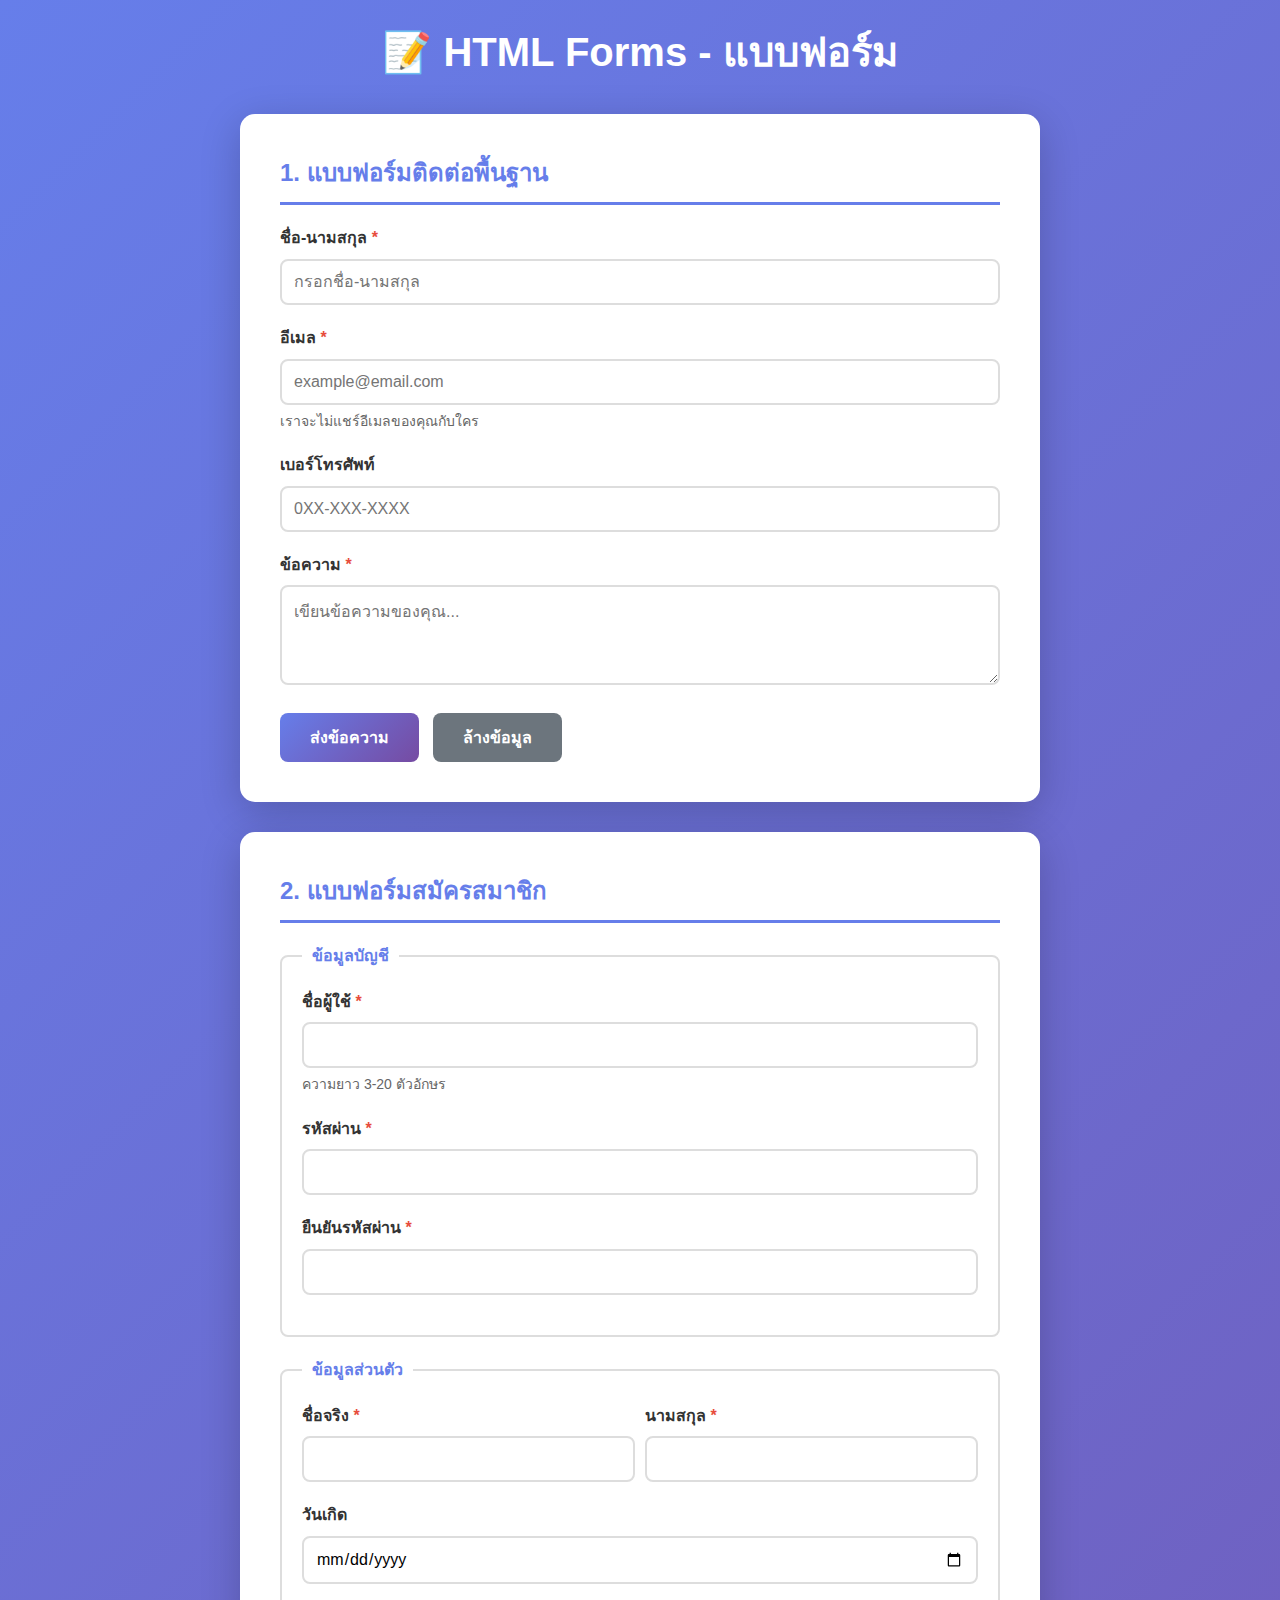
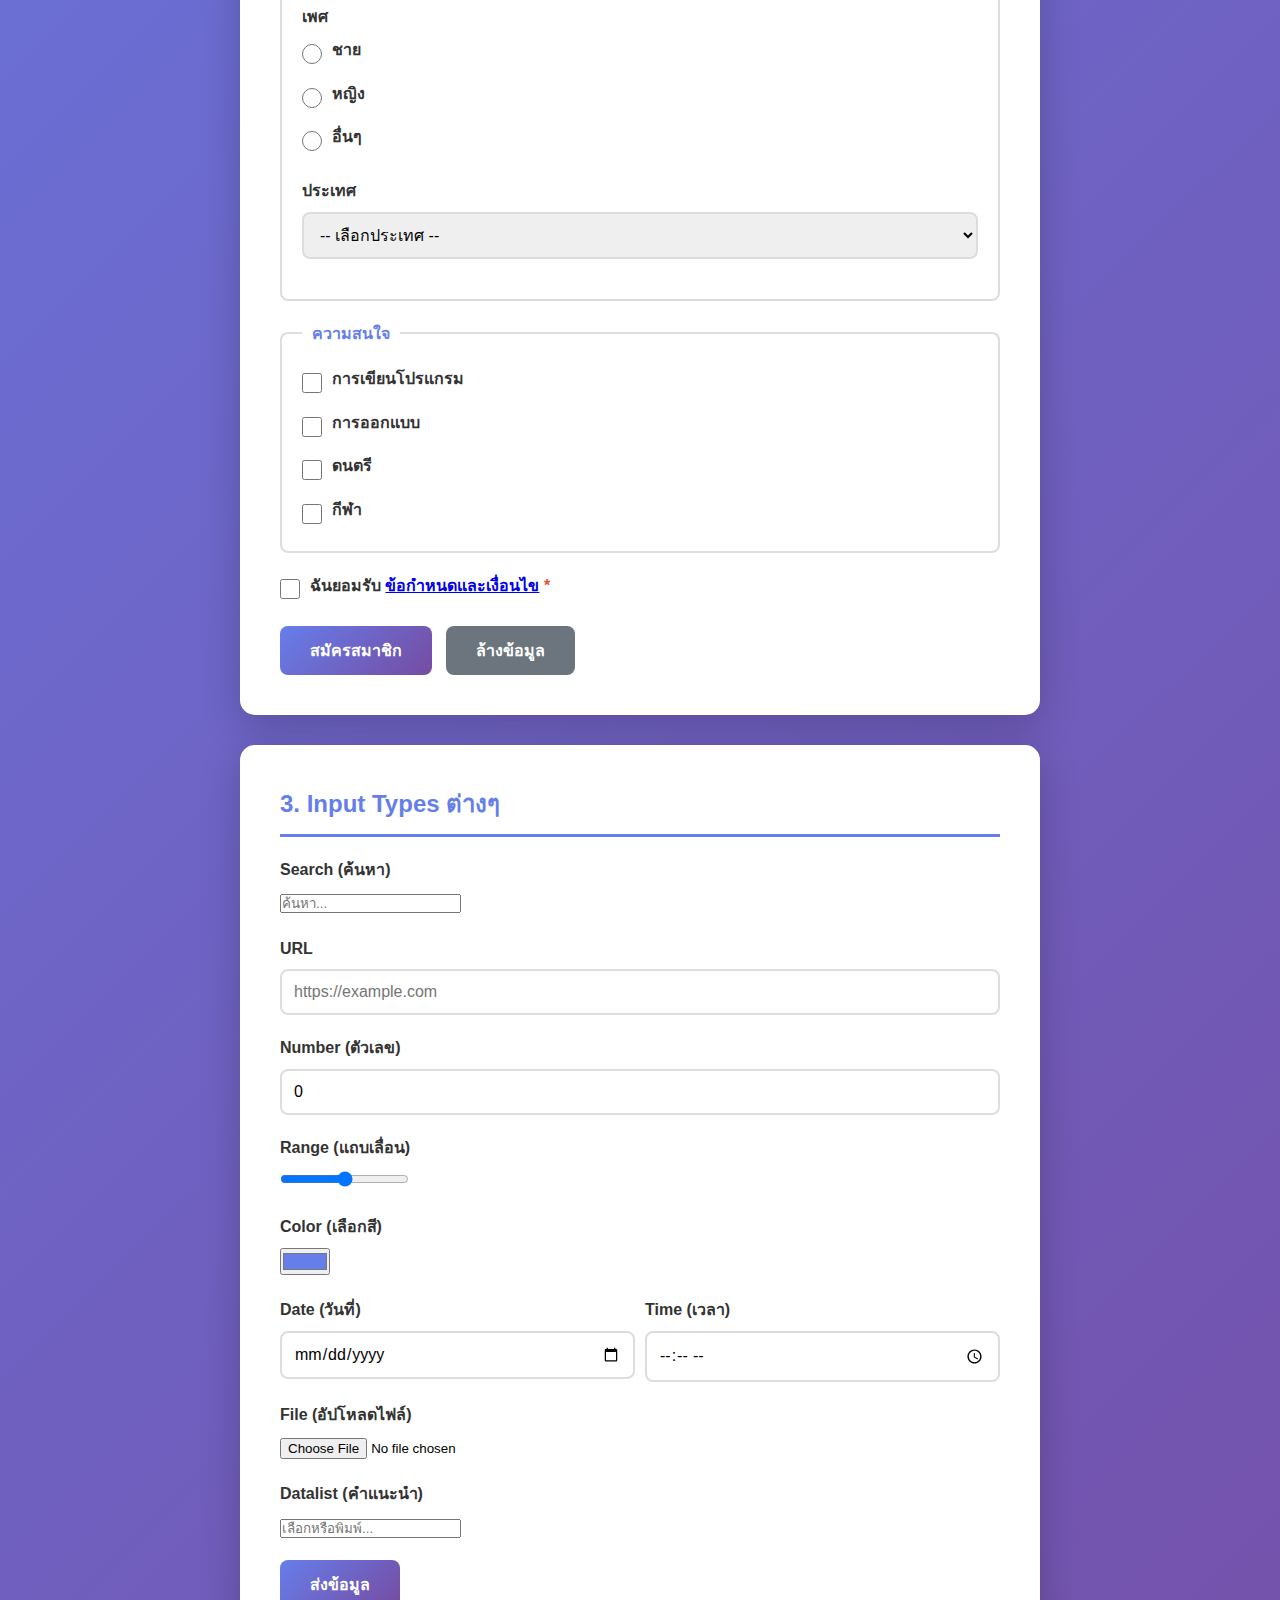
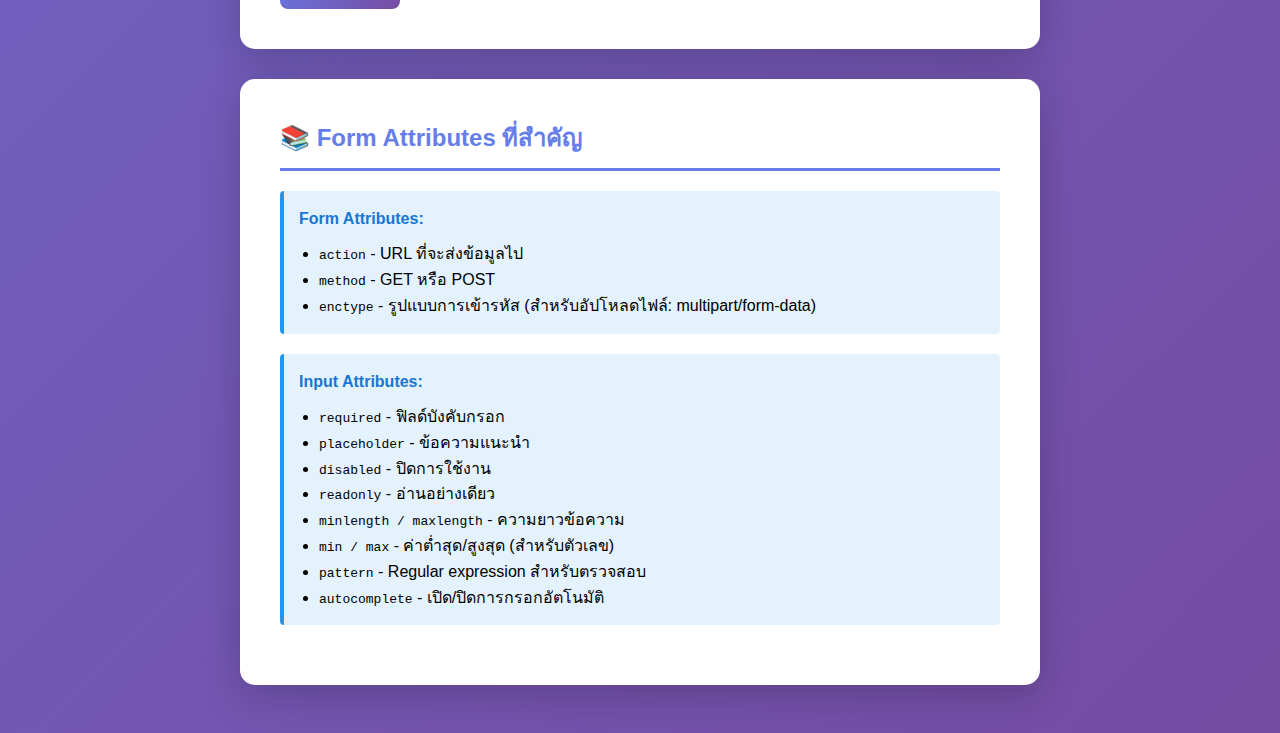
<file: 01-html-basics/forms.html>
<!DOCTYPE html>
<html lang="th">
<head>
  <meta charset="UTF-8">
  <meta name="viewport" content="width=device-width, initial-scale=1.0">
  <title>HTML Forms - แบบฟอร์ม | FE-Library</title>
  <style>
    * {
      margin: 0;
      padding: 0;
      box-sizing: border-box;
    }

    body {
      font-family: 'Segoe UI', Tahoma, Geneva, Verdana, sans-serif;
      line-height: 1.6;
      background: linear-gradient(135deg, #667eea 0%, #764ba2 100%);
      padding: 20px;
      min-height: 100vh;
    }

    .container {
      max-width: 800px;
      margin: 0 auto;
    }

    h1 {
      text-align: center;
      color: white;
      margin-bottom: 30px;
      font-size: 2.5rem;
    }

    .form-container {
      background: white;
      padding: 40px;
      border-radius: 15px;
      box-shadow: 0 10px 40px rgba(0, 0, 0, 0.2);
      margin-bottom: 30px;
    }

    h2 {
      color: #667eea;
      margin-bottom: 20px;
      border-bottom: 3px solid #667eea;
      padding-bottom: 10px;
    }

    .form-group {
      margin-bottom: 20px;
    }

    label {
      display: block;
      font-weight: 600;
      margin-bottom: 8px;
      color: #333;
    }

    input[type="text"],
    input[type="email"],
    input[type="password"],
    input[type="number"],
    input[type="tel"],
    input[type="date"],
    input[type="time"],
    input[type="url"],
    textarea,
    select {
      width: 100%;
      padding: 12px;
      border: 2px solid #ddd;
      border-radius: 8px;
      font-size: 16px;
      font-family: inherit;
      transition: border-color 0.3s ease;
    }

    input:focus,
    textarea:focus,
    select:focus {
      outline: none;
      border-color: #667eea;
      box-shadow: 0 0 0 3px rgba(102, 126, 234, 0.1);
    }

    textarea {
      resize: vertical;
      min-height: 100px;
    }

    .radio-group,
    .checkbox-group {
      display: flex;
      flex-direction: column;
      gap: 10px;
    }

    .radio-item,
    .checkbox-item {
      display: flex;
      align-items: center;
      gap: 10px;
    }

    input[type="radio"],
    input[type="checkbox"] {
      width: 20px;
      height: 20px;
      cursor: pointer;
    }

    button,
    input[type="submit"],
    input[type="reset"] {
      background: linear-gradient(135deg, #667eea 0%, #764ba2 100%);
      color: white;
      padding: 12px 30px;
      border: none;
      border-radius: 8px;
      font-size: 16px;
      font-weight: 600;
      cursor: pointer;
      transition: transform 0.2s ease, box-shadow 0.2s ease;
      margin-right: 10px;
    }

    button:hover,
    input[type="submit"]:hover {
      transform: translateY(-2px);
      box-shadow: 0 5px 15px rgba(102, 126, 234, 0.3);
    }

    input[type="reset"] {
      background: #6c757d;
    }

    .required {
      color: #e74c3c;
    }

    .help-text {
      font-size: 14px;
      color: #666;
      margin-top: 5px;
    }

    fieldset {
      border: 2px solid #ddd;
      border-radius: 8px;
      padding: 20px;
      margin-bottom: 20px;
    }

    legend {
      font-weight: 600;
      color: #667eea;
      padding: 0 10px;
    }

    .input-group {
      display: flex;
      gap: 10px;
    }

    .input-group input {
      flex: 1;
    }

    .example-note {
      background: #e3f2fd;
      padding: 15px;
      border-left: 4px solid #2196f3;
      border-radius: 4px;
      margin: 20px 0;
    }

    .example-note strong {
      color: #1976d2;
    }
  </style>
</head>
<body>

  <div class="container">
    <h1>📝 HTML Forms - แบบฟอร์ม</h1>

    <!-- Form 1: Basic Contact Form -->
    <div class="form-container">
      <h2>1. แบบฟอร์มติดต่อพื้นฐาน</h2>
      
      <form action="/submit" method="POST">
        
        <div class="form-group">
          <label for="name">
            ชื่อ-นามสกุล <span class="required">*</span>
          </label>
          <input 
            type="text" 
            id="name" 
            name="name" 
            placeholder="กรอกชื่อ-นามสกุล"
            required
          >
        </div>

        <div class="form-group">
          <label for="email">
            อีเมล <span class="required">*</span>
          </label>
          <input 
            type="email" 
            id="email" 
            name="email" 
            placeholder="example@email.com"
            required
          >
          <p class="help-text">เราจะไม่แชร์อีเมลของคุณกับใคร</p>
        </div>

        <div class="form-group">
          <label for="phone">เบอร์โทรศัพท์</label>
          <input 
            type="tel" 
            id="phone" 
            name="phone" 
            placeholder="0XX-XXX-XXXX"
            pattern="[0-9]{3}-[0-9]{3}-[0-9]{4}"
          >
        </div>

        <div class="form-group">
          <label for="message">
            ข้อความ <span class="required">*</span>
          </label>
          <textarea 
            id="message" 
            name="message" 
            placeholder="เขียนข้อความของคุณ..."
            required
          ></textarea>
        </div>

        <button type="submit">ส่งข้อความ</button>
        <input type="reset" value="ล้างข้อมูล">

      </form>
    </div>

    <!-- Form 2: Registration Form -->
    <div class="form-container">
      <h2>2. แบบฟอร์มสมัครสมาชิก</h2>
      
      <form action="/register" method="POST">
        
        <fieldset>
          <legend>ข้อมูลบัญชี</legend>
          
          <div class="form-group">
            <label for="username">ชื่อผู้ใช้ <span class="required">*</span></label>
            <input 
              type="text" 
              id="username" 
              name="username" 
              minlength="3"
              maxlength="20"
              required
            >
            <p class="help-text">ความยาว 3-20 ตัวอักษร</p>
          </div>

          <div class="form-group">
            <label for="password">รหัสผ่าน <span class="required">*</span></label>
            <input 
              type="password" 
              id="password" 
              name="password" 
              minlength="8"
              required
            >
          </div>

          <div class="form-group">
            <label for="confirm-password">ยืนยันรหัสผ่าน <span class="required">*</span></label>
            <input 
              type="password" 
              id="confirm-password" 
              name="confirm_password" 
              required
            >
          </div>
        </fieldset>

        <fieldset>
          <legend>ข้อมูลส่วนตัว</legend>
          
          <div class="input-group">
            <div class="form-group" style="flex: 1;">
              <label for="first-name">ชื่อจริง <span class="required">*</span></label>
              <input type="text" id="first-name" name="first_name" required>
            </div>

            <div class="form-group" style="flex: 1;">
              <label for="last-name">นามสกุล <span class="required">*</span></label>
              <input type="text" id="last-name" name="last_name" required>
            </div>
          </div>

          <div class="form-group">
            <label for="birthdate">วันเกิด</label>
            <input type="date" id="birthdate" name="birthdate">
          </div>

          <div class="form-group">
            <label>เพศ</label>
            <div class="radio-group">
              <div class="radio-item">
                <input type="radio" id="male" name="gender" value="male">
                <label for="male">ชาย</label>
              </div>
              <div class="radio-item">
                <input type="radio" id="female" name="gender" value="female">
                <label for="female">หญิง</label>
              </div>
              <div class="radio-item">
                <input type="radio" id="other" name="gender" value="other">
                <label for="other">อื่นๆ</label>
              </div>
            </div>
          </div>

          <div class="form-group">
            <label for="country">ประเทศ</label>
            <select id="country" name="country">
              <option value="">-- เลือกประเทศ --</option>
              <option value="th">ไทย</option>
              <option value="us">สหรัฐอเมริกา</option>
              <option value="jp">ญี่ปุ่น</option>
              <option value="kr">เกาหลีใต้</option>
              <option value="sg">สิงคโปร์</option>
            </select>
          </div>
        </fieldset>

        <fieldset>
          <legend>ความสนใจ</legend>
          
          <div class="checkbox-group">
            <div class="checkbox-item">
              <input type="checkbox" id="coding" name="interests" value="coding">
              <label for="coding">การเขียนโปรแกรม</label>
            </div>
            <div class="checkbox-item">
              <input type="checkbox" id="design" name="interests" value="design">
              <label for="design">การออกแบบ</label>
            </div>
            <div class="checkbox-item">
              <input type="checkbox" id="music" name="interests" value="music">
              <label for="music">ดนตรี</label>
            </div>
            <div class="checkbox-item">
              <input type="checkbox" id="sports" name="interests" value="sports">
              <label for="sports">กีฬา</label>
            </div>
          </div>
        </fieldset>

        <div class="form-group">
          <div class="checkbox-item">
            <input type="checkbox" id="terms" name="terms" required>
            <label for="terms">
              ฉันยอมรับ <a href="#">ข้อกำหนดและเงื่อนไข</a> 
              <span class="required">*</span>
            </label>
          </div>
        </div>

        <button type="submit">สมัครสมาชิก</button>
        <input type="reset" value="ล้างข้อมูล">

      </form>
    </div>

    <!-- Form 3: Advanced Inputs -->
    <div class="form-container">
      <h2>3. Input Types ต่างๆ</h2>
      
      <form>
        
        <div class="form-group">
          <label for="search">Search (ค้นหา)</label>
          <input type="search" id="search" name="search" placeholder="ค้นหา...">
        </div>

        <div class="form-group">
          <label for="url">URL</label>
          <input type="url" id="url" name="url" placeholder="https://example.com">
        </div>

        <div class="form-group">
          <label for="number">Number (ตัวเลข)</label>
          <input type="number" id="number" name="number" min="0" max="100" step="5" value="0">
        </div>

        <div class="form-group">
          <label for="range">Range (แถบเลื่อน)</label>
          <input type="range" id="range" name="range" min="0" max="100" value="50">
        </div>

        <div class="form-group">
          <label for="color">Color (เลือกสี)</label>
          <input type="color" id="color" name="color" value="#667eea">
        </div>

        <div class="input-group">
          <div class="form-group" style="flex: 1;">
            <label for="date">Date (วันที่)</label>
            <input type="date" id="date" name="date">
          </div>

          <div class="form-group" style="flex: 1;">
            <label for="time">Time (เวลา)</label>
            <input type="time" id="time" name="time">
          </div>
        </div>

        <div class="form-group">
          <label for="file">File (อัปโหลดไฟล์)</label>
          <input type="file" id="file" name="file" accept="image/*,.pdf">
        </div>

        <div class="form-group">
          <label for="datalist-input">Datalist (คำแนะนำ)</label>
          <input list="browsers" id="datalist-input" name="browser" placeholder="เลือกหรือพิมพ์...">
          <datalist id="browsers">
            <option value="Chrome">
            <option value="Firefox">
            <option value="Safari">
            <option value="Edge">
            <option value="Opera">
          </datalist>
        </div>

        <button type="submit">ส่งข้อมูล</button>

      </form>
    </div>

    <!-- Form Attributes Reference -->
    <div class="form-container">
      <h2>📚 Form Attributes ที่สำคัญ</h2>
      
      <div class="example-note">
        <strong>Form Attributes:</strong>
        <ul style="margin-top: 10px; padding-left: 20px;">
          <li><code>action</code> - URL ที่จะส่งข้อมูลไป</li>
          <li><code>method</code> - GET หรือ POST</li>
          <li><code>enctype</code> - รูปแบบการเข้ารหัส (สำหรับอัปโหลดไฟล์: multipart/form-data)</li>
        </ul>
      </div>

      <div class="example-note">
        <strong>Input Attributes:</strong>
        <ul style="margin-top: 10px; padding-left: 20px;">
          <li><code>required</code> - ฟิลด์บังคับกรอก</li>
          <li><code>placeholder</code> - ข้อความแนะนำ</li>
          <li><code>disabled</code> - ปิดการใช้งาน</li>
          <li><code>readonly</code> - อ่านอย่างเดียว</li>
          <li><code>minlength / maxlength</code> - ความยาวข้อความ</li>
          <li><code>min / max</code> - ค่าต่ำสุด/สูงสุด (สำหรับตัวเลข)</li>
          <li><code>pattern</code> - Regular expression สำหรับตรวจสอบ</li>
          <li><code>autocomplete</code> - เปิด/ปิดการกรอกอัตโนมัติ</li>
        </ul>
      </div>
    </div>

  </div>

  <script>
    // แสดงค่าจาก range input
    const rangeInput = document.getElementById('range');
    rangeInput.addEventListener('input', (e) => {
      console.log('Range value:', e.target.value);
    });
  </script>

</body>
</html>
</file>
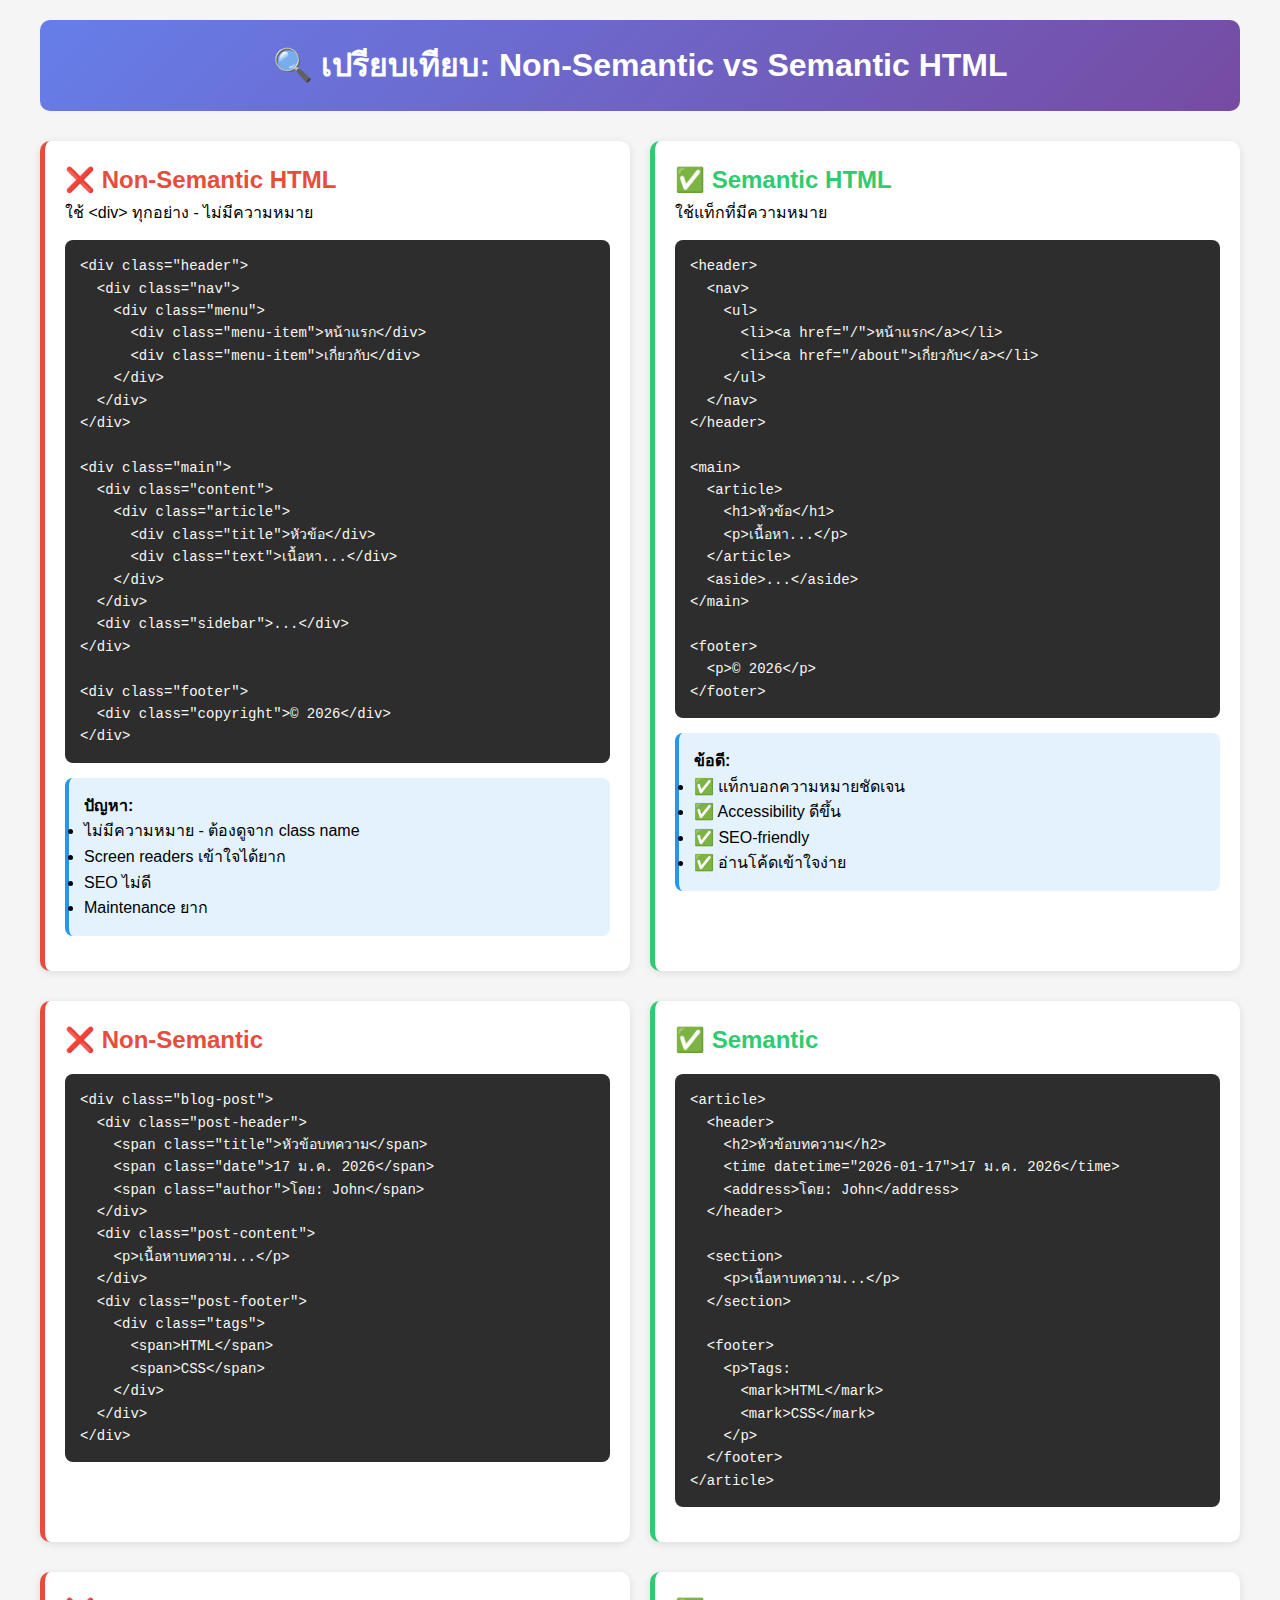
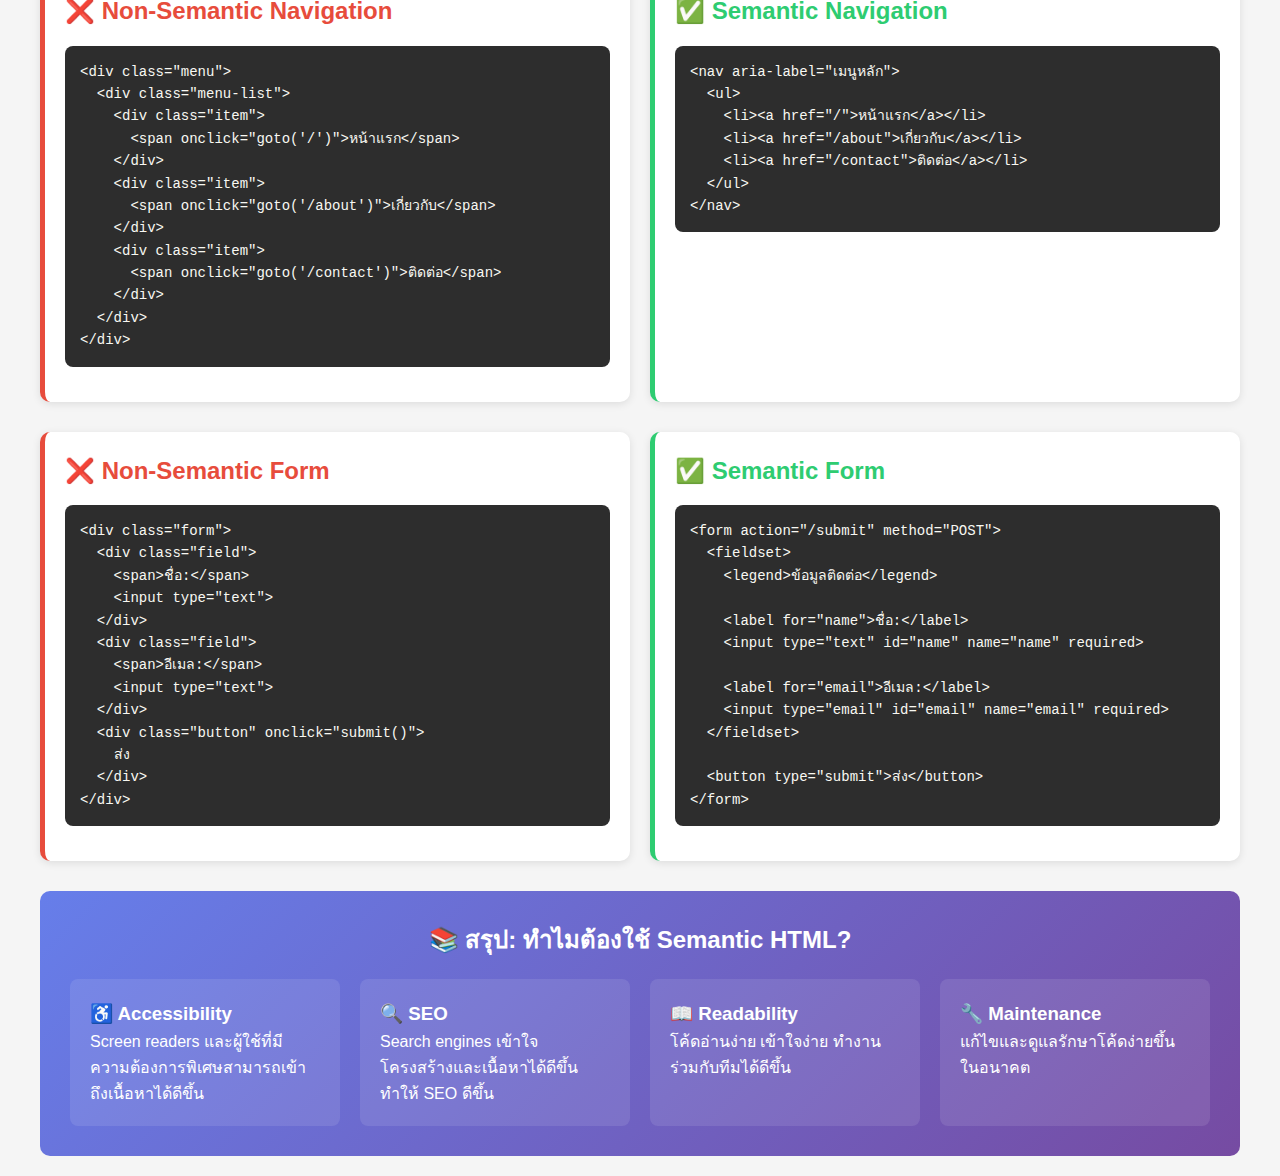
<file: 01-html-basics/semantic-html.html>
<!DOCTYPE html>
<html lang="th">
<head>
  <meta charset="UTF-8">
  <meta name="viewport" content="width=device-width, initial-scale=1.0">
  <title>Semantic HTML - ตัวอย่างเปรียบเทียบ | FE-Library</title>
  <style>
    * {
      margin: 0;
      padding: 0;
      box-sizing: border-box;
    }

    body {
      font-family: Arial, sans-serif;
      line-height: 1.6;
      padding: 20px;
      background-color: #f5f5f5;
    }

    .container {
      max-width: 1200px;
      margin: 0 auto;
    }

    h1 {
      text-align: center;
      color: #333;
      margin-bottom: 30px;
      padding: 20px;
      background: linear-gradient(135deg, #667eea 0%, #764ba2 100%);
      color: white;
      border-radius: 10px;
    }

    .comparison {
      display: grid;
      grid-template-columns: 1fr 1fr;
      gap: 20px;
      margin-bottom: 30px;
    }

    .bad-example, .good-example {
      padding: 20px;
      border-radius: 10px;
      background: white;
      box-shadow: 0 2px 8px rgba(0, 0, 0, 0.1);
    }

    .bad-example {
      border-left: 5px solid #e74c3c;
    }

    .good-example {
      border-left: 5px solid #2ecc71;
    }

    .bad-example h2 {
      color: #e74c3c;
    }

    .good-example h2 {
      color: #2ecc71;
    }

    pre {
      background-color: #2d2d2d;
      color: #f8f8f2;
      padding: 15px;
      border-radius: 8px;
      overflow-x: auto;
      margin: 15px 0;
      font-size: 14px;
    }

    .explanation {
      background-color: #e3f2fd;
      padding: 15px;
      border-radius: 8px;
      margin: 15px 0;
      border-left: 4px solid #2196f3;
    }

    @media (max-width: 768px) {
      .comparison {
        grid-template-columns: 1fr;
      }
    }
  </style>
</head>
<body>

  <div class="container">
    <h1>🔍 เปรียบเทียบ: Non-Semantic vs Semantic HTML</h1>

    <!-- ตัวอย่างที่ 1: โครงสร้างหน้าเว็บ -->
    <div class="comparison">
      <div class="bad-example">
        <h2>❌ Non-Semantic HTML</h2>
        <p>ใช้ &lt;div&gt; ทุกอย่าง - ไม่มีความหมาย</p>
        <pre><code>&lt;div class="header"&gt;
  &lt;div class="nav"&gt;
    &lt;div class="menu"&gt;
      &lt;div class="menu-item"&gt;หน้าแรก&lt;/div&gt;
      &lt;div class="menu-item"&gt;เกี่ยวกับ&lt;/div&gt;
    &lt;/div&gt;
  &lt;/div&gt;
&lt;/div&gt;

&lt;div class="main"&gt;
  &lt;div class="content"&gt;
    &lt;div class="article"&gt;
      &lt;div class="title"&gt;หัวข้อ&lt;/div&gt;
      &lt;div class="text"&gt;เนื้อหา...&lt;/div&gt;
    &lt;/div&gt;
  &lt;/div&gt;
  &lt;div class="sidebar"&gt;...&lt;/div&gt;
&lt;/div&gt;

&lt;div class="footer"&gt;
  &lt;div class="copyright"&gt;© 2026&lt;/div&gt;
&lt;/div&gt;</code></pre>

        <div class="explanation">
          <strong>ปัญหา:</strong>
          <ul>
            <li>ไม่มีความหมาย - ต้องดูจาก class name</li>
            <li>Screen readers เข้าใจได้ยาก</li>
            <li>SEO ไม่ดี</li>
            <li>Maintenance ยาก</li>
          </ul>
        </div>
      </div>

      <div class="good-example">
        <h2>✅ Semantic HTML</h2>
        <p>ใช้แท็กที่มีความหมาย</p>
        <pre><code>&lt;header&gt;
  &lt;nav&gt;
    &lt;ul&gt;
      &lt;li&gt;&lt;a href="/"&gt;หน้าแรก&lt;/a&gt;&lt;/li&gt;
      &lt;li&gt;&lt;a href="/about"&gt;เกี่ยวกับ&lt;/a&gt;&lt;/li&gt;
    &lt;/ul&gt;
  &lt;/nav&gt;
&lt;/header&gt;

&lt;main&gt;
  &lt;article&gt;
    &lt;h1&gt;หัวข้อ&lt;/h1&gt;
    &lt;p&gt;เนื้อหา...&lt;/p&gt;
  &lt;/article&gt;
  &lt;aside&gt;...&lt;/aside&gt;
&lt;/main&gt;

&lt;footer&gt;
  &lt;p&gt;© 2026&lt;/p&gt;
&lt;/footer&gt;</code></pre>

        <div class="explanation">
          <strong>ข้อดี:</strong>
          <ul>
            <li>✅ แท็กบอกความหมายชัดเจน</li>
            <li>✅ Accessibility ดีขึ้น</li>
            <li>✅ SEO-friendly</li>
            <li>✅ อ่านโค้ดเข้าใจง่าย</li>
          </ul>
        </div>
      </div>
    </div>

    <!-- ตัวอย่างที่ 2: บทความ -->
    <div class="comparison">
      <div class="bad-example">
        <h2>❌ Non-Semantic</h2>
        <pre><code>&lt;div class="blog-post"&gt;
  &lt;div class="post-header"&gt;
    &lt;span class="title"&gt;หัวข้อบทความ&lt;/span&gt;
    &lt;span class="date"&gt;17 ม.ค. 2026&lt;/span&gt;
    &lt;span class="author"&gt;โดย: John&lt;/span&gt;
  &lt;/div&gt;
  &lt;div class="post-content"&gt;
    &lt;p&gt;เนื้อหาบทความ...&lt;/p&gt;
  &lt;/div&gt;
  &lt;div class="post-footer"&gt;
    &lt;div class="tags"&gt;
      &lt;span&gt;HTML&lt;/span&gt;
      &lt;span&gt;CSS&lt;/span&gt;
    &lt;/div&gt;
  &lt;/div&gt;
&lt;/div&gt;</code></pre>
      </div>

      <div class="good-example">
        <h2>✅ Semantic</h2>
        <pre><code>&lt;article&gt;
  &lt;header&gt;
    &lt;h2&gt;หัวข้อบทความ&lt;/h2&gt;
    &lt;time datetime="2026-01-17"&gt;17 ม.ค. 2026&lt;/time&gt;
    &lt;address&gt;โดย: John&lt;/address&gt;
  &lt;/header&gt;
  
  &lt;section&gt;
    &lt;p&gt;เนื้อหาบทความ...&lt;/p&gt;
  &lt;/section&gt;
  
  &lt;footer&gt;
    &lt;p&gt;Tags: 
      &lt;mark&gt;HTML&lt;/mark&gt; 
      &lt;mark&gt;CSS&lt;/mark&gt;
    &lt;/p&gt;
  &lt;/footer&gt;
&lt;/article&gt;</code></pre>
      </div>
    </div>

    <!-- ตัวอย่างที่ 3: Navigation -->
    <div class="comparison">
      <div class="bad-example">
        <h2>❌ Non-Semantic Navigation</h2>
        <pre><code>&lt;div class="menu"&gt;
  &lt;div class="menu-list"&gt;
    &lt;div class="item"&gt;
      &lt;span onclick="goto('/')"&gt;หน้าแรก&lt;/span&gt;
    &lt;/div&gt;
    &lt;div class="item"&gt;
      &lt;span onclick="goto('/about')"&gt;เกี่ยวกับ&lt;/span&gt;
    &lt;/div&gt;
    &lt;div class="item"&gt;
      &lt;span onclick="goto('/contact')"&gt;ติดต่อ&lt;/span&gt;
    &lt;/div&gt;
  &lt;/div&gt;
&lt;/div&gt;</code></pre>
      </div>

      <div class="good-example">
        <h2>✅ Semantic Navigation</h2>
        <pre><code>&lt;nav aria-label="เมนูหลัก"&gt;
  &lt;ul&gt;
    &lt;li&gt;&lt;a href="/"&gt;หน้าแรก&lt;/a&gt;&lt;/li&gt;
    &lt;li&gt;&lt;a href="/about"&gt;เกี่ยวกับ&lt;/a&gt;&lt;/li&gt;
    &lt;li&gt;&lt;a href="/contact"&gt;ติดต่อ&lt;/a&gt;&lt;/li&gt;
  &lt;/ul&gt;
&lt;/nav&gt;</code></pre>
      </div>
    </div>

    <!-- ตัวอย่างที่ 4: Forms -->
    <div class="comparison">
      <div class="bad-example">
        <h2>❌ Non-Semantic Form</h2>
        <pre><code>&lt;div class="form"&gt;
  &lt;div class="field"&gt;
    &lt;span&gt;ชื่อ:&lt;/span&gt;
    &lt;input type="text"&gt;
  &lt;/div&gt;
  &lt;div class="field"&gt;
    &lt;span&gt;อีเมล:&lt;/span&gt;
    &lt;input type="text"&gt;
  &lt;/div&gt;
  &lt;div class="button" onclick="submit()"&gt;
    ส่ง
  &lt;/div&gt;
&lt;/div&gt;</code></pre>
      </div>

      <div class="good-example">
        <h2>✅ Semantic Form</h2>
        <pre><code>&lt;form action="/submit" method="POST"&gt;
  &lt;fieldset&gt;
    &lt;legend&gt;ข้อมูลติดต่อ&lt;/legend&gt;
    
    &lt;label for="name"&gt;ชื่อ:&lt;/label&gt;
    &lt;input type="text" id="name" name="name" required&gt;
    
    &lt;label for="email"&gt;อีเมล:&lt;/label&gt;
    &lt;input type="email" id="email" name="email" required&gt;
  &lt;/fieldset&gt;
  
  &lt;button type="submit"&gt;ส่ง&lt;/button&gt;
&lt;/form&gt;</code></pre>
      </div>
    </div>

    <!-- สรุป -->
    <div style="background: linear-gradient(135deg, #667eea 0%, #764ba2 100%); color: white; padding: 30px; border-radius: 10px; margin-top: 30px;">
      <h2 style="color: white; text-align: center; margin-bottom: 20px;">📚 สรุป: ทำไมต้องใช้ Semantic HTML?</h2>
      <div style="display: grid; grid-template-columns: repeat(auto-fit, minmax(250px, 1fr)); gap: 20px;">
        <div style="background: rgba(255,255,255,0.1); padding: 20px; border-radius: 8px;">
          <h3 style="color: white;">♿ Accessibility</h3>
          <p>Screen readers และผู้ใช้ที่มีความต้องการพิเศษสามารถเข้าถึงเนื้อหาได้ดีขึ้น</p>
        </div>
        <div style="background: rgba(255,255,255,0.1); padding: 20px; border-radius: 8px;">
          <h3 style="color: white;">🔍 SEO</h3>
          <p>Search engines เข้าใจโครงสร้างและเนื้อหาได้ดีขึ้น ทำให้ SEO ดีขึ้น</p>
        </div>
        <div style="background: rgba(255,255,255,0.1); padding: 20px; border-radius: 8px;">
          <h3 style="color: white;">📖 Readability</h3>
          <p>โค้ดอ่านง่าย เข้าใจง่าย ทำงานร่วมกับทีมได้ดีขึ้น</p>
        </div>
        <div style="background: rgba(255,255,255,0.1); padding: 20px; border-radius: 8px;">
          <h3 style="color: white;">🔧 Maintenance</h3>
          <p>แก้ไขและดูแลรักษาโค้ดง่ายขึ้นในอนาคต</p>
        </div>
      </div>
    </div>

  </div>

</body>
</html>
</file>
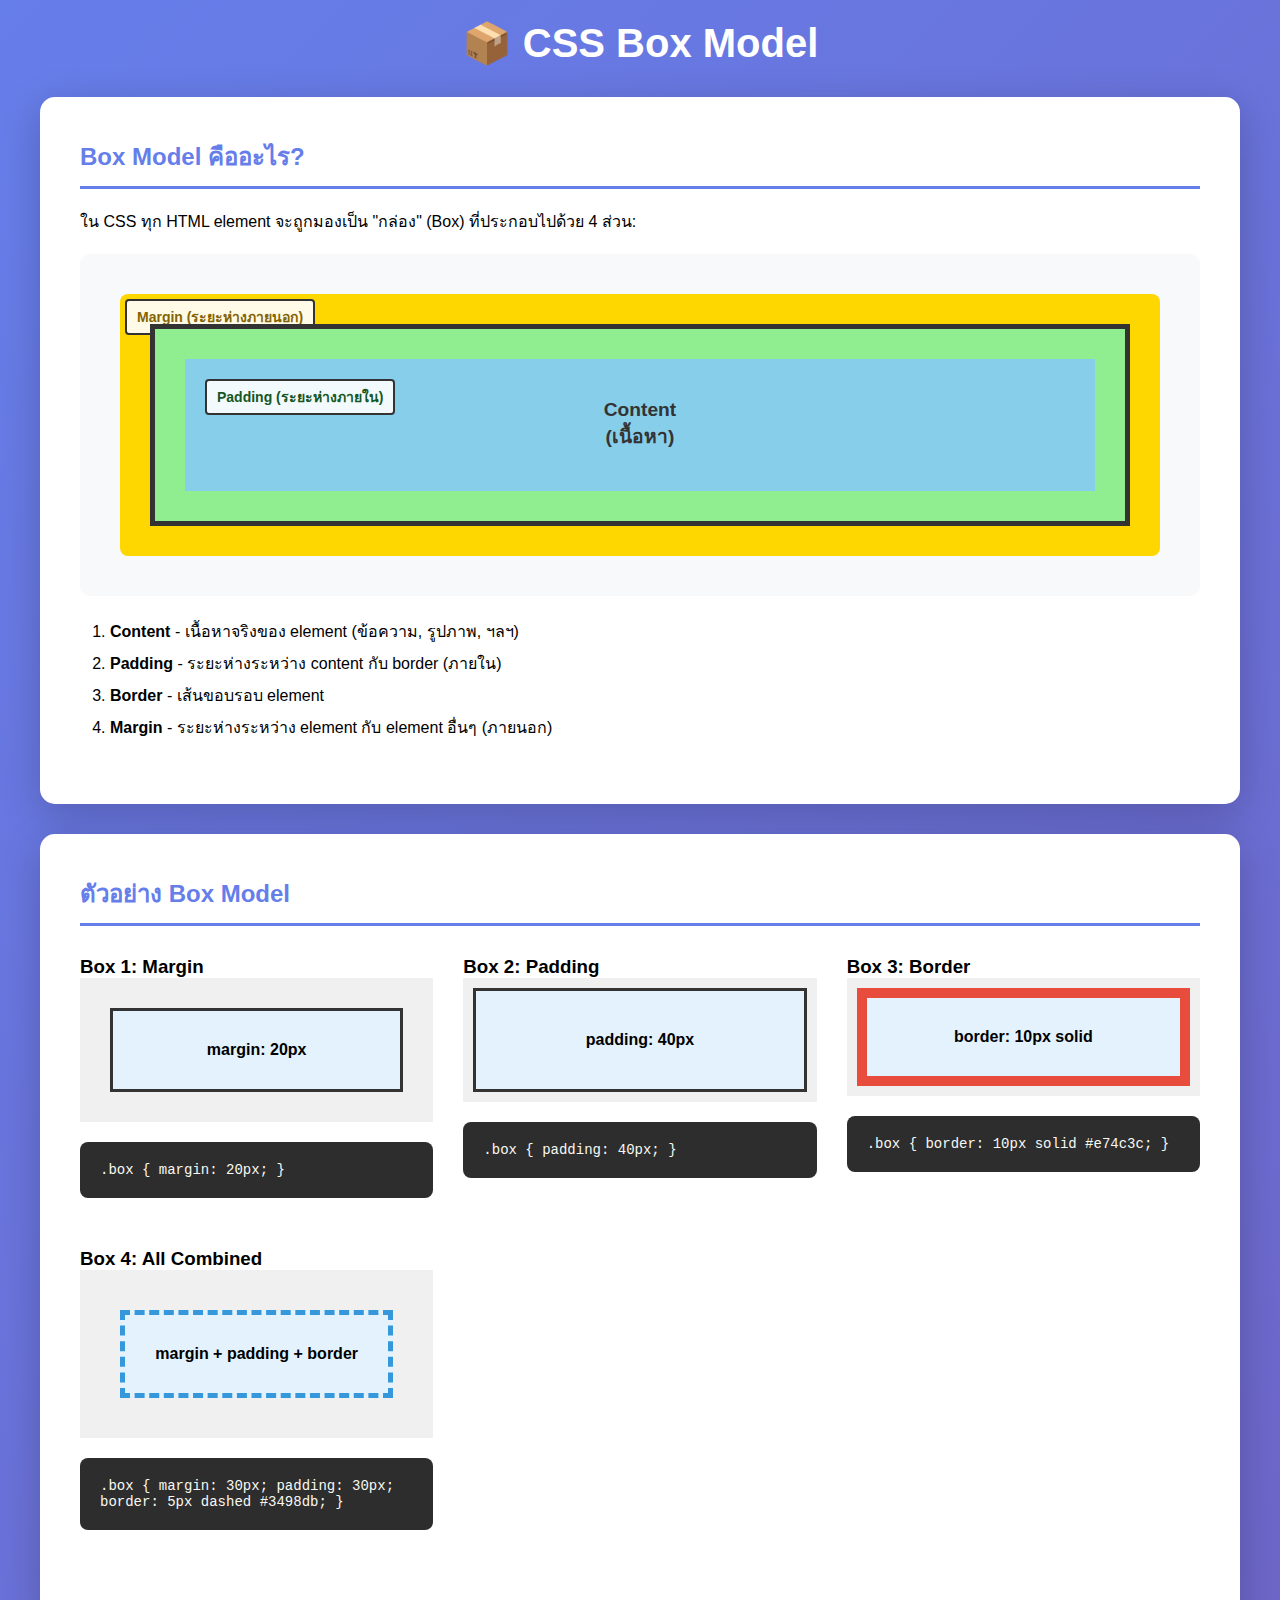
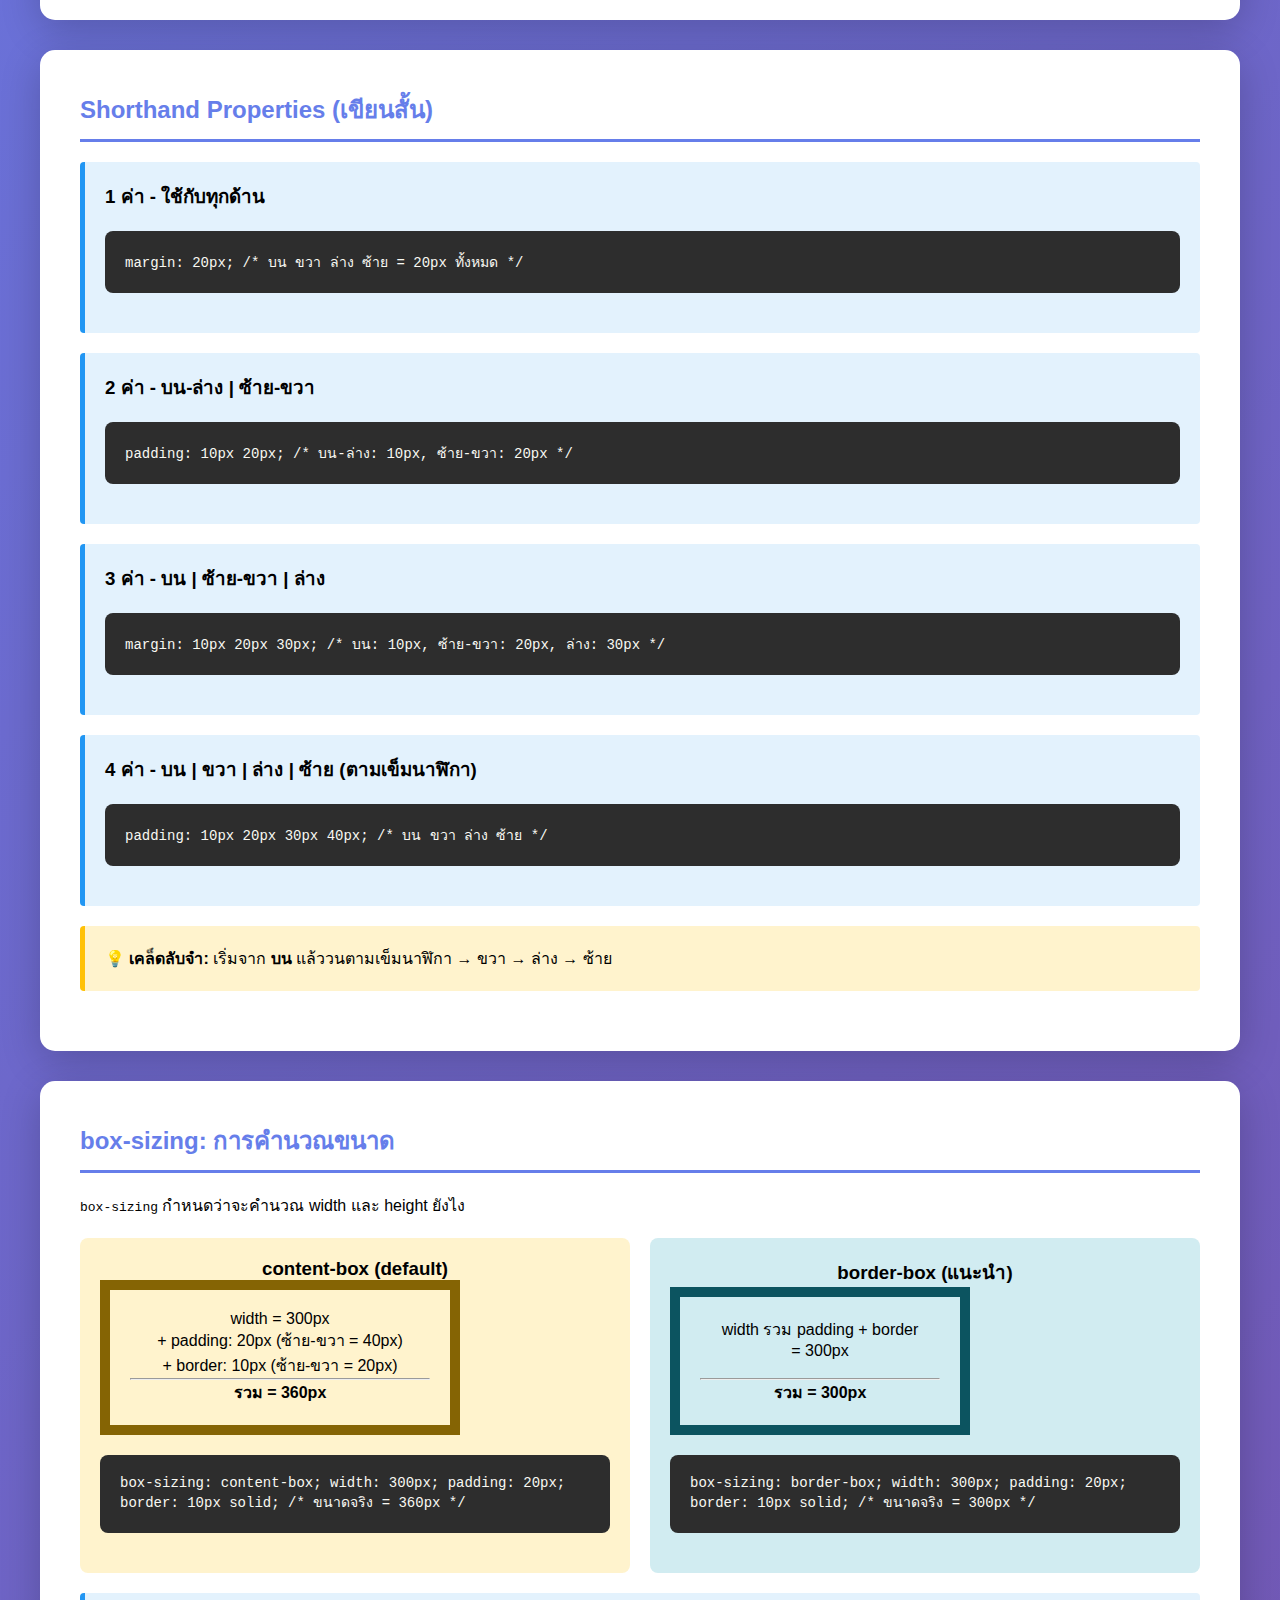
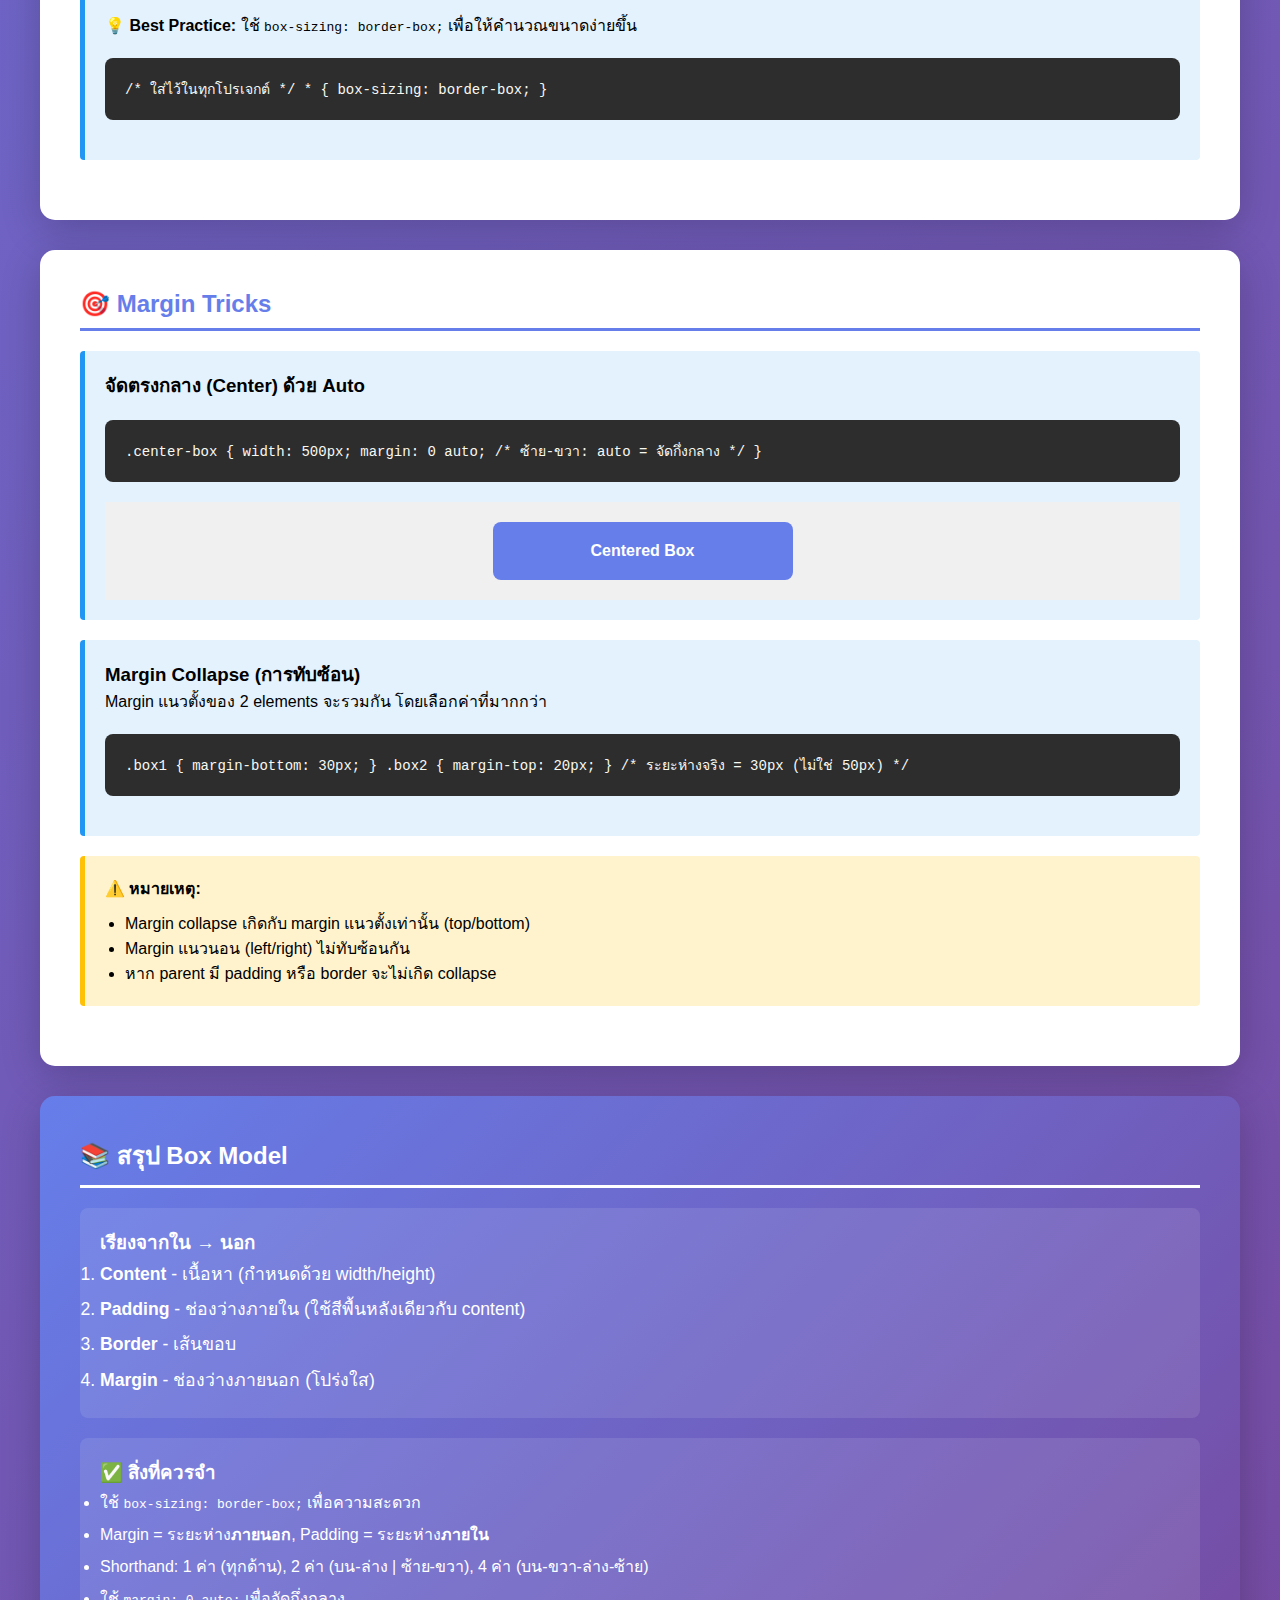
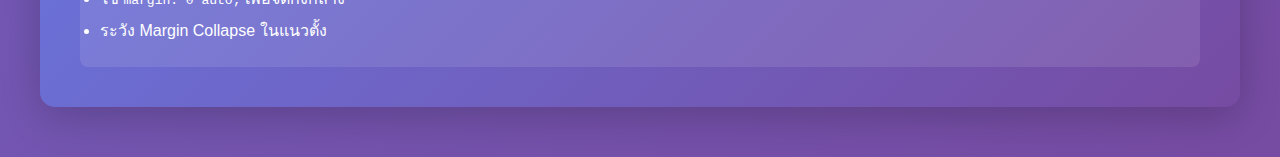
<file: 02-css-basics/box-model.html>
<!DOCTYPE html>
<html lang="th">
<head>
  <meta charset="UTF-8">
  <meta name="viewport" content="width=device-width, initial-scale=1.0">
  <title>CSS Box Model - เข้าใจแบบจำลองกล่อง | FE-Library</title>
  <style>
    * {
      margin: 0;
      padding: 0;
      box-sizing: border-box;
    }

    body {
      font-family: 'Segoe UI', Tahoma, Geneva, Verdana, sans-serif;
      background: linear-gradient(135deg, #667eea 0%, #764ba2 100%);
      padding: 20px;
      min-height: 100vh;
    }

    .container {
      max-width: 1200px;
      margin: 0 auto;
    }

    h1 {
      text-align: center;
      color: white;
      margin-bottom: 30px;
      font-size: 2.5rem;
    }

    .section {
      background: white;
      padding: 40px;
      border-radius: 15px;
      margin-bottom: 30px;
      box-shadow: 0 10px 40px rgba(0, 0, 0, 0.2);
    }

    h2 {
      color: #667eea;
      margin-bottom: 20px;
      border-bottom: 3px solid #667eea;
      padding-bottom: 10px;
    }

    .box-model-diagram {
      background: #f8f9fa;
      padding: 40px;
      border-radius: 10px;
      margin: 20px 0;
    }

    .margin-layer {
      background-color: #ffd700;
      padding: 30px;
      text-align: center;
      border-radius: 8px;
      position: relative;
    }

    .border-layer {
      background-color: #333;
      padding: 5px;
      position: relative;
    }

    .padding-layer {
      background-color: #90ee90;
      padding: 30px;
      position: relative;
    }

    .content-layer {
      background-color: #87ceeb;
      padding: 40px;
      font-weight: bold;
      font-size: 1.2rem;
      color: #333;
    }

    .label {
      position: absolute;
      font-size: 14px;
      font-weight: bold;
      background: rgba(255, 255, 255, 0.9);
      padding: 5px 10px;
      border-radius: 4px;
      border: 2px solid #333;
    }

    .margin-label {
      top: 5px;
      left: 5px;
      color: #856404;
    }

    .border-label {
      top: 35px;
      left: 35px;
      color: white;
      background: rgba(0, 0, 0, 0.8);
    }

    .padding-label {
      top: 50px;
      left: 50px;
      color: #155724;
    }

    .examples-grid {
      display: grid;
      grid-template-columns: repeat(auto-fit, minmax(300px, 1fr));
      gap: 30px;
      margin: 30px 0;
    }

    .example-box {
      border: 3px solid #333;
      padding: 30px;
      background-color: #e3f2fd;
      text-align: center;
      font-weight: bold;
      position: relative;
      transition: all 0.3s ease;
    }

    .example-box:hover {
      transform: scale(1.05);
      box-shadow: 0 10px 30px rgba(0, 0, 0, 0.2);
    }

    .box1 {
      margin: 20px;
    }

    .box2 {
      padding: 40px;
    }

    .box3 {
      border: 10px solid #e74c3c;
    }

    .box4 {
      margin: 30px;
      padding: 30px;
      border: 5px dashed #3498db;
    }

    .code-block {
      background: #2d2d2d;
      color: #f8f8f2;
      padding: 20px;
      border-radius: 8px;
      overflow-x: auto;
      margin: 20px 0;
      font-family: 'Courier New', Courier, monospace;
      font-size: 14px;
    }

    .comparison {
      display: grid;
      grid-template-columns: 1fr 1fr;
      gap: 20px;
      margin: 20px 0;
    }

    .comparison-item {
      padding: 20px;
      border-radius: 8px;
      text-align: center;
    }

    .content-box-demo {
      background: #fff3cd;
      border: 10px solid #856404;
      padding: 20px;
      width: 300px;
      box-sizing: content-box;
    }

    .border-box-demo {
      background: #d1ecf1;
      border: 10px solid #0c5460;
      padding: 20px;
      width: 300px;
      box-sizing: border-box;
    }

    .info-box {
      background: #e3f2fd;
      border-left: 5px solid #2196f3;
      padding: 20px;
      margin: 20px 0;
      border-radius: 4px;
    }

    .warning-box {
      background: #fff3cd;
      border-left: 5px solid #ffc107;
      padding: 20px;
      margin: 20px 0;
      border-radius: 4px;
    }

    @media (max-width: 768px) {
      .comparison {
        grid-template-columns: 1fr;
      }

      .examples-grid {
        grid-template-columns: 1fr;
      }

      h1 {
        font-size: 1.8rem;
      }
    }
  </style>
</head>
<body>

  <div class="container">
    <h1>📦 CSS Box Model</h1>

    <!-- Section 1: What is Box Model -->
    <div class="section">
      <h2>Box Model คืออะไร?</h2>
      <p>
        ใน CSS ทุก HTML element จะถูกมองเป็น "กล่อง" (Box) ที่ประกอบไปด้วย 4 ส่วน:
      </p>

      <div class="box-model-diagram">
        <div class="margin-layer">
          <span class="label margin-label">Margin (ระยะห่างภายนอก)</span>
          <div class="border-layer">
            <span class="label border-label">Border (เส้นขอบ)</span>
            <div class="padding-layer">
              <span class="label padding-label">Padding (ระยะห่างภายใน)</span>
              <div class="content-layer">
                Content<br>(เนื้อหา)
              </div>
            </div>
          </div>
        </div>
      </div>

      <ol style="margin: 20px 0; padding-left: 30px; line-height: 2;">
        <li><strong>Content</strong> - เนื้อหาจริงของ element (ข้อความ, รูปภาพ, ฯลฯ)</li>
        <li><strong>Padding</strong> - ระยะห่างระหว่าง content กับ border (ภายใน)</li>
        <li><strong>Border</strong> - เส้นขอบรอบ element</li>
        <li><strong>Margin</strong> - ระยะห่างระหว่าง element กับ element อื่นๆ (ภายนอก)</li>
      </ol>
    </div>

    <!-- Section 2: Examples -->
    <div class="section">
      <h2>ตัวอย่าง Box Model</h2>

      <div class="examples-grid">
        <div>
          <h3>Box 1: Margin</h3>
          <div style="background: #f0f0f0; padding: 10px;">
            <div class="example-box box1">
              margin: 20px
            </div>
          </div>
          <div class="code-block">.box {
  margin: 20px;
}</div>
        </div>

        <div>
          <h3>Box 2: Padding</h3>
          <div style="background: #f0f0f0; padding: 10px;">
            <div class="example-box box2">
              padding: 40px
            </div>
          </div>
          <div class="code-block">.box {
  padding: 40px;
}</div>
        </div>

        <div>
          <h3>Box 3: Border</h3>
          <div style="background: #f0f0f0; padding: 10px;">
            <div class="example-box box3">
              border: 10px solid
            </div>
          </div>
          <div class="code-block">.box {
  border: 10px solid #e74c3c;
}</div>
        </div>

        <div>
          <h3>Box 4: All Combined</h3>
          <div style="background: #f0f0f0; padding: 10px;">
            <div class="example-box box4">
              margin + padding + border
            </div>
          </div>
          <div class="code-block">.box {
  margin: 30px;
  padding: 30px;
  border: 5px dashed #3498db;
}</div>
        </div>
      </div>
    </div>

    <!-- Section 3: Shorthand -->
    <div class="section">
      <h2>Shorthand Properties (เขียนสั้น)</h2>

      <div class="info-box">
        <h3>1 ค่า - ใช้กับทุกด้าน</h3>
        <div class="code-block">margin: 20px;  /* บน ขวา ล่าง ซ้าย = 20px ทั้งหมด */</div>
      </div>

      <div class="info-box">
        <h3>2 ค่า - บน-ล่าง | ซ้าย-ขวา</h3>
        <div class="code-block">padding: 10px 20px;  /* บน-ล่าง: 10px, ซ้าย-ขวา: 20px */</div>
      </div>

      <div class="info-box">
        <h3>3 ค่า - บน | ซ้าย-ขวา | ล่าง</h3>
        <div class="code-block">margin: 10px 20px 30px;  /* บน: 10px, ซ้าย-ขวา: 20px, ล่าง: 30px */</div>
      </div>

      <div class="info-box">
        <h3>4 ค่า - บน | ขวา | ล่าง | ซ้าย (ตามเข็มนาฬิกา)</h3>
        <div class="code-block">padding: 10px 20px 30px 40px;  /* บน ขวา ล่าง ซ้าย */</div>
      </div>

      <div class="warning-box">
        <strong>💡 เคล็ดลับจำ:</strong> เริ่มจาก <strong>บน</strong> แล้ววนตามเข็มนาฬิกา → ขวา → ล่าง → ซ้าย
      </div>
    </div>

    <!-- Section 4: box-sizing -->
    <div class="section">
      <h2>box-sizing: การคำนวณขนาด</h2>

      <p style="margin-bottom: 20px;">
        <code>box-sizing</code> กำหนดว่าจะคำนวณ width และ height ยังไง
      </p>

      <div class="comparison">
        <div class="comparison-item" style="background: #fff3cd;">
          <h3>content-box (default)</h3>
          <div class="content-box-demo">
            width = 300px<br>
            + padding: 20px (ซ้าย-ขวา = 40px)<br>
            + border: 10px (ซ้าย-ขวา = 20px)<br>
            <hr>
            <strong>รวม = 360px</strong>
          </div>
          <div class="code-block" style="margin-top: 20px; text-align: left;">box-sizing: content-box;
width: 300px;
padding: 20px;
border: 10px solid;

/* ขนาดจริง = 360px */</div>
        </div>

        <div class="comparison-item" style="background: #d1ecf1;">
          <h3>border-box (แนะนำ)</h3>
          <div class="border-box-demo">
            width รวม padding + border<br>
            = 300px<br>
            <br>
            <hr>
            <strong>รวม = 300px</strong>
          </div>
          <div class="code-block" style="margin-top: 20px; text-align: left;">box-sizing: border-box;
width: 300px;
padding: 20px;
border: 10px solid;

/* ขนาดจริง = 300px */</div>
        </div>
      </div>

      <div class="info-box">
        <strong>💡 Best Practice:</strong> ใช้ <code>box-sizing: border-box;</code> เพื่อให้คำนวณขนาดง่ายขึ้น
        <div class="code-block">/* ใส่ไว้ในทุกโปรเจกต์ */
* {
  box-sizing: border-box;
}</div>
      </div>
    </div>

    <!-- Section 5: Margin Tricks -->
    <div class="section">
      <h2>🎯 Margin Tricks</h2>

      <div class="info-box">
        <h3>จัดตรงกลาง (Center) ด้วย Auto</h3>
        <div class="code-block">.center-box {
  width: 500px;
  margin: 0 auto;  /* ซ้าย-ขวา: auto = จัดกึ่งกลาง */
}</div>
        <div style="background: #f0f0f0; padding: 20px; margin-top: 15px;">
          <div style="width: 300px; margin: 0 auto; background: #667eea; color: white; padding: 20px; text-align: center; border-radius: 8px; font-weight: bold;">
            Centered Box
          </div>
        </div>
      </div>

      <div class="info-box">
        <h3>Margin Collapse (การทับซ้อน)</h3>
        <p>Margin แนวตั้งของ 2 elements จะรวมกัน โดยเลือกค่าที่มากกว่า</p>
        <div class="code-block">.box1 {
  margin-bottom: 30px;
}

.box2 {
  margin-top: 20px;
}

/* ระยะห่างจริง = 30px (ไม่ใช่ 50px) */</div>
      </div>

      <div class="warning-box">
        <strong>⚠️ หมายเหตุ:</strong>
        <ul style="margin-top: 10px; padding-left: 20px;">
          <li>Margin collapse เกิดกับ margin แนวตั้งเท่านั้น (top/bottom)</li>
          <li>Margin แนวนอน (left/right) ไม่ทับซ้อนกัน</li>
          <li>หาก parent มี padding หรือ border จะไม่เกิด collapse</li>
        </ul>
      </div>
    </div>

    <!-- Section 6: Summary -->
    <div class="section" style="background: linear-gradient(135deg, #667eea 0%, #764ba2 100%); color: white;">
      <h2 style="color: white; border-bottom-color: white;">📚 สรุป Box Model</h2>
      
      <div style="background: rgba(255,255,255,0.1); padding: 20px; border-radius: 8px; margin: 20px 0;">
        <h3 style="color: white;">เรียงจากใน → นอก</h3>
        <ol style="line-height: 2; font-size: 1.1rem;">
          <li><strong>Content</strong> - เนื้อหา (กำหนดด้วย width/height)</li>
          <li><strong>Padding</strong> - ช่องว่างภายใน (ใช้สีพื้นหลังเดียวกับ content)</li>
          <li><strong>Border</strong> - เส้นขอบ</li>
          <li><strong>Margin</strong> - ช่องว่างภายนอก (โปร่งใส)</li>
        </ol>
      </div>

      <div style="background: rgba(255,255,255,0.1); padding: 20px; border-radius: 8px;">
        <h3 style="color: white;">✅ สิ่งที่ควรจำ</h3>
        <ul style="line-height: 2;">
          <li>ใช้ <code>box-sizing: border-box;</code> เพื่อความสะดวก</li>
          <li>Margin = ระยะห่าง<strong>ภายนอก</strong>, Padding = ระยะห่าง<strong>ภายใน</strong></li>
          <li>Shorthand: 1 ค่า (ทุกด้าน), 2 ค่า (บน-ล่าง | ซ้าย-ขวา), 4 ค่า (บน-ขวา-ล่าง-ซ้าย)</li>
          <li>ใช้ <code>margin: 0 auto;</code> เพื่อจัดกึ่งกลาง</li>
          <li>ระวัง Margin Collapse ในแนวตั้ง</li>
        </ul>
      </div>
    </div>

  </div>

</body>
</html>
</file>
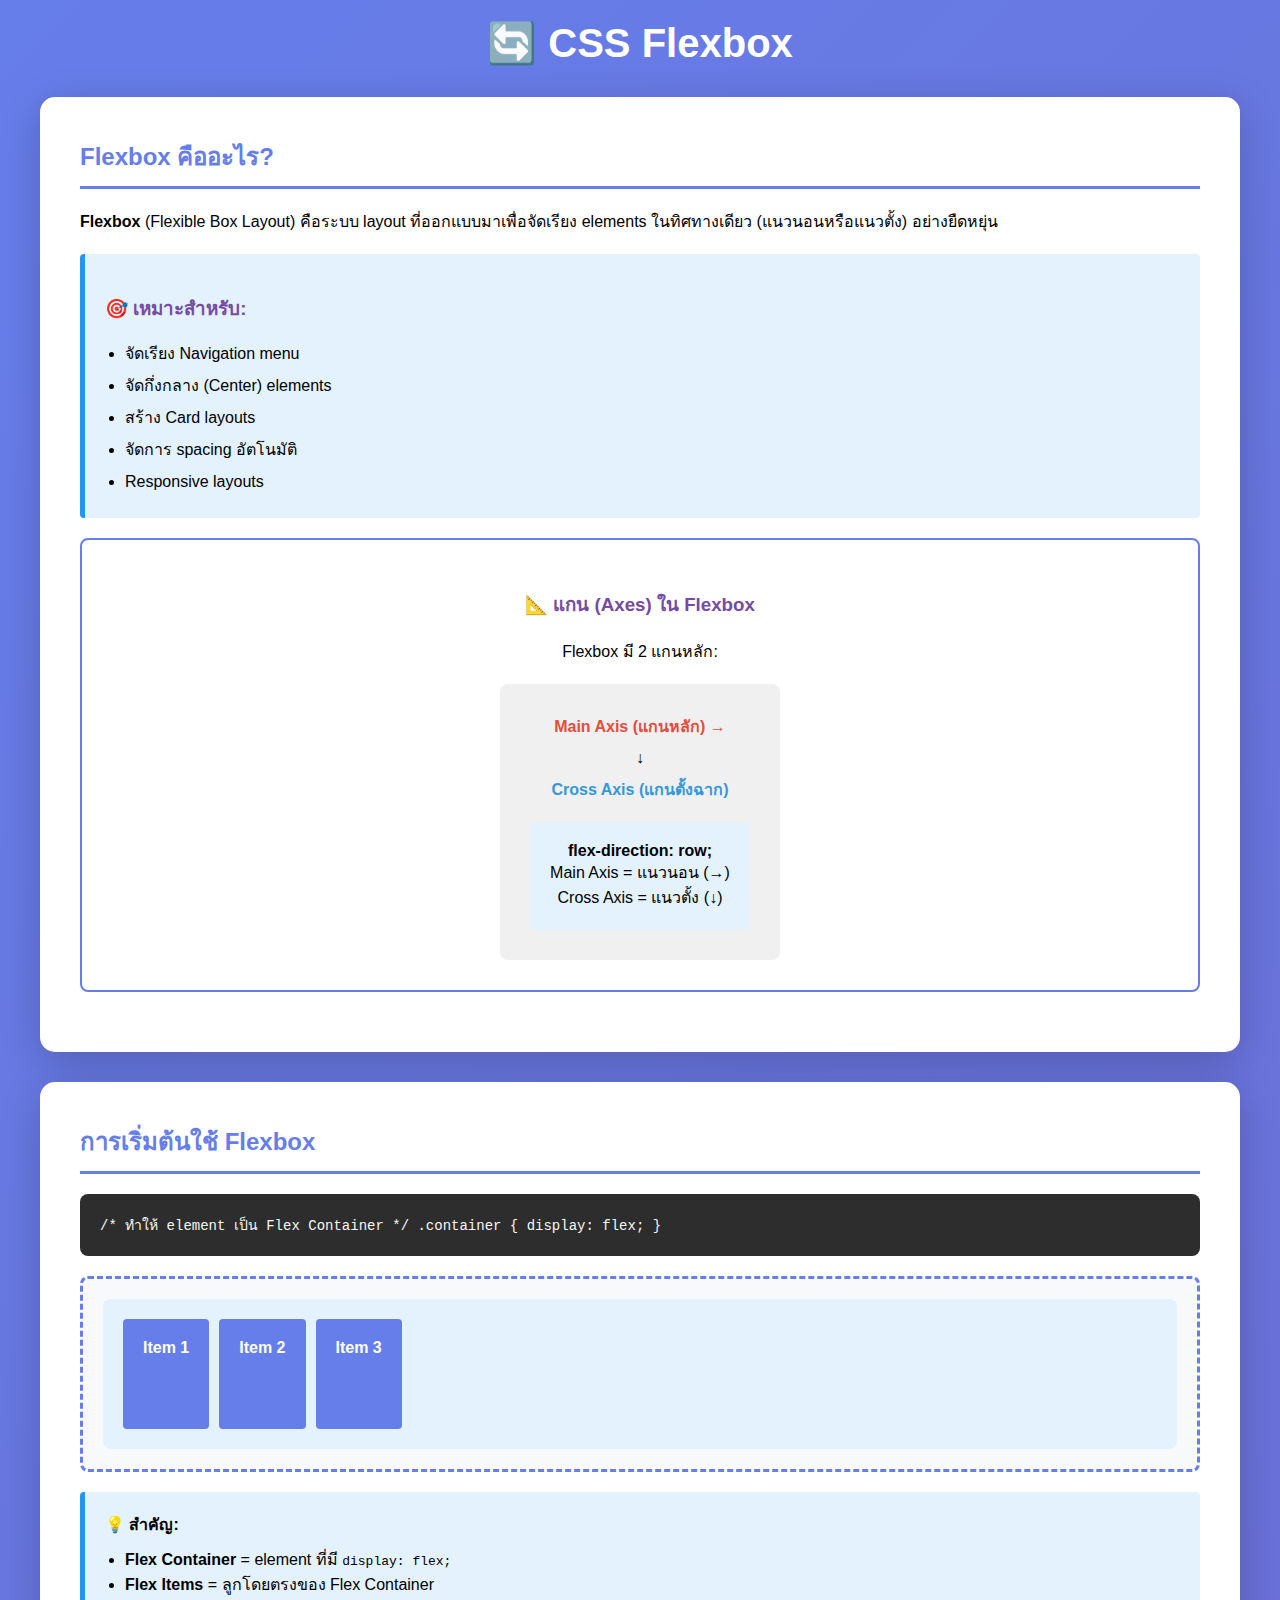
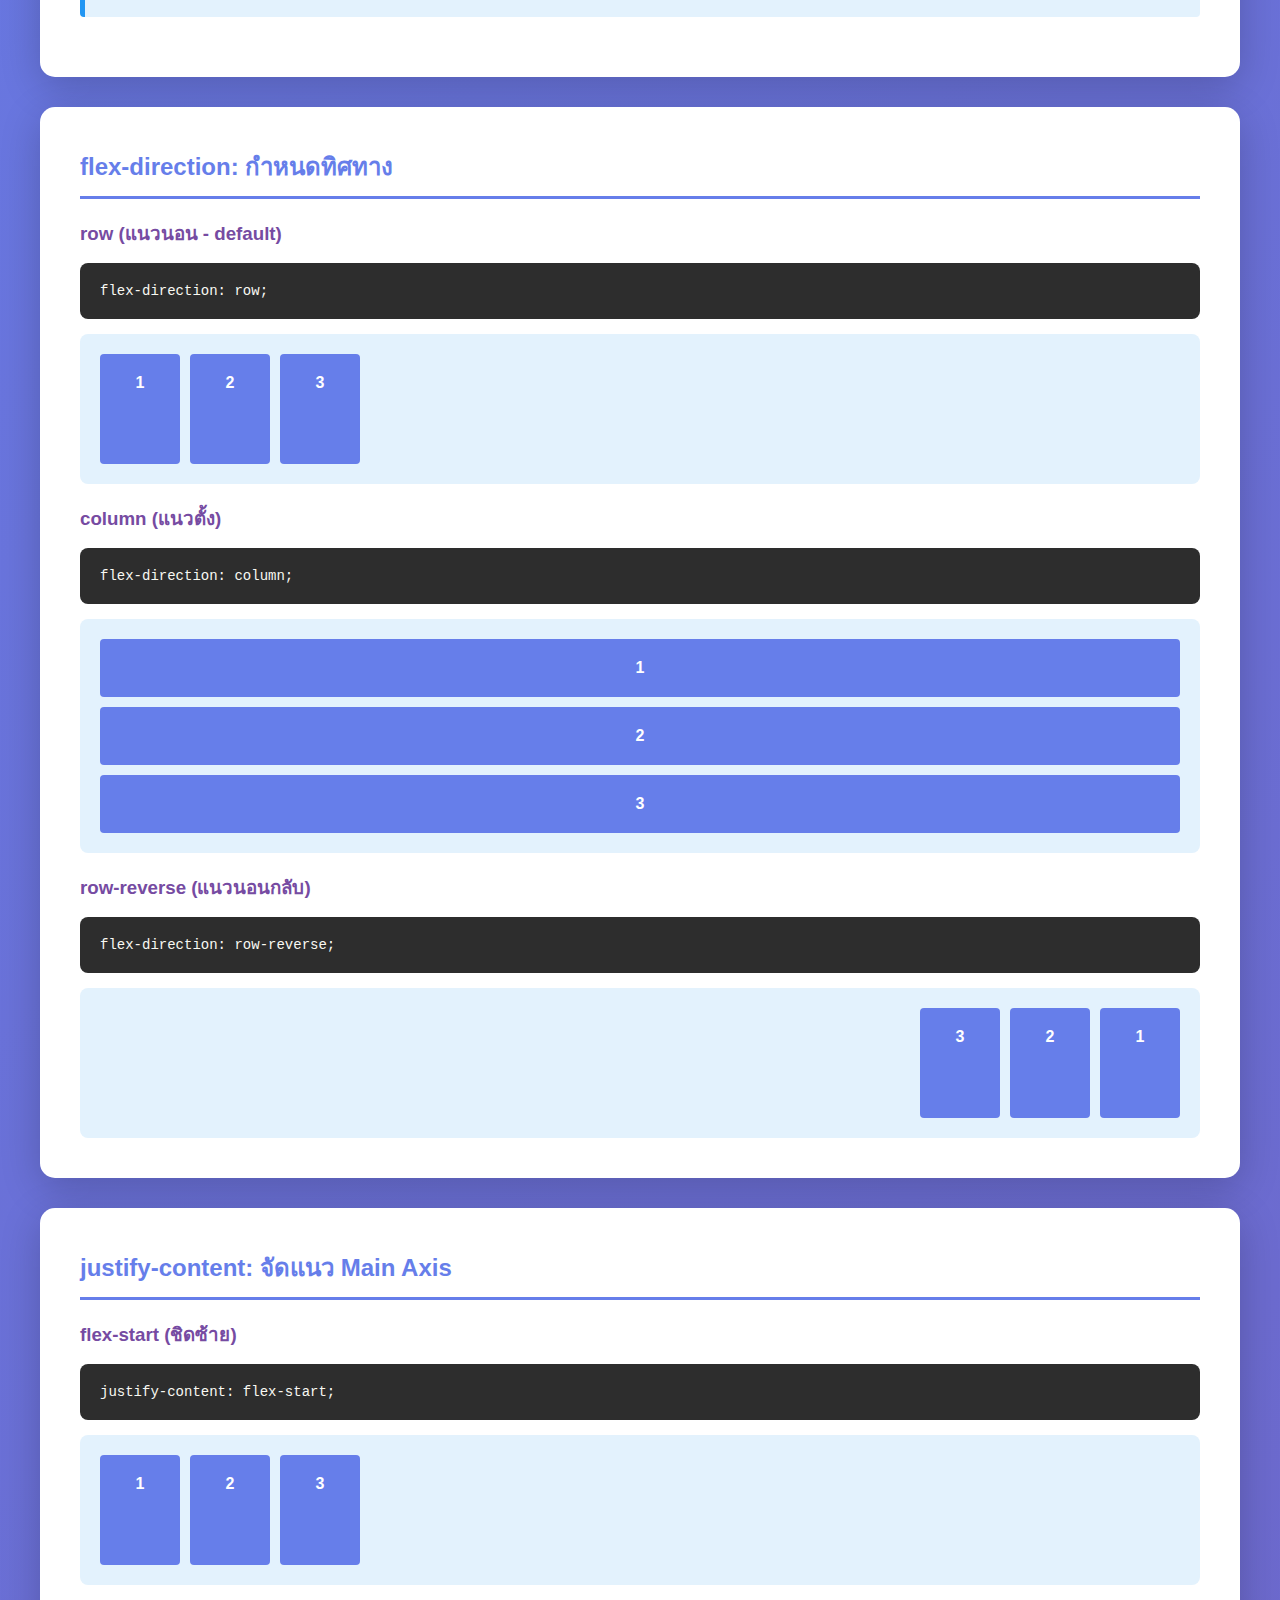
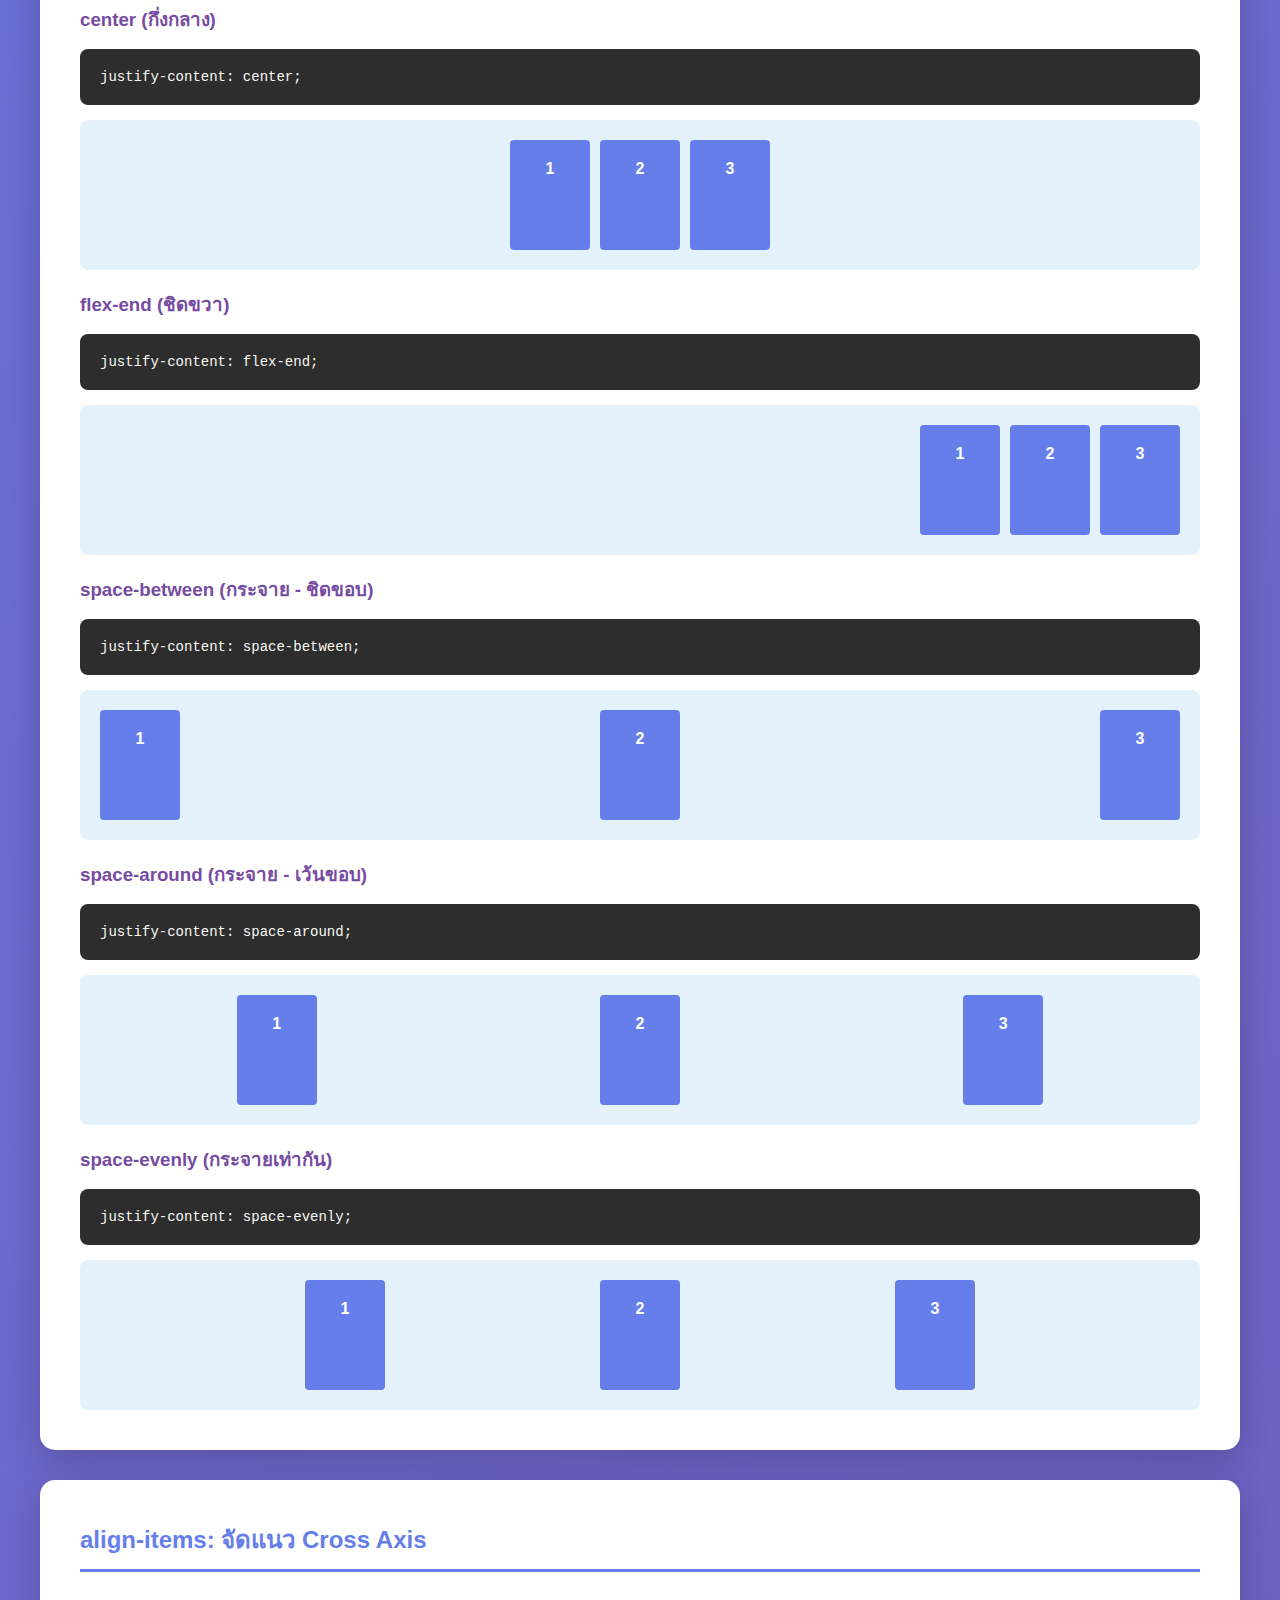
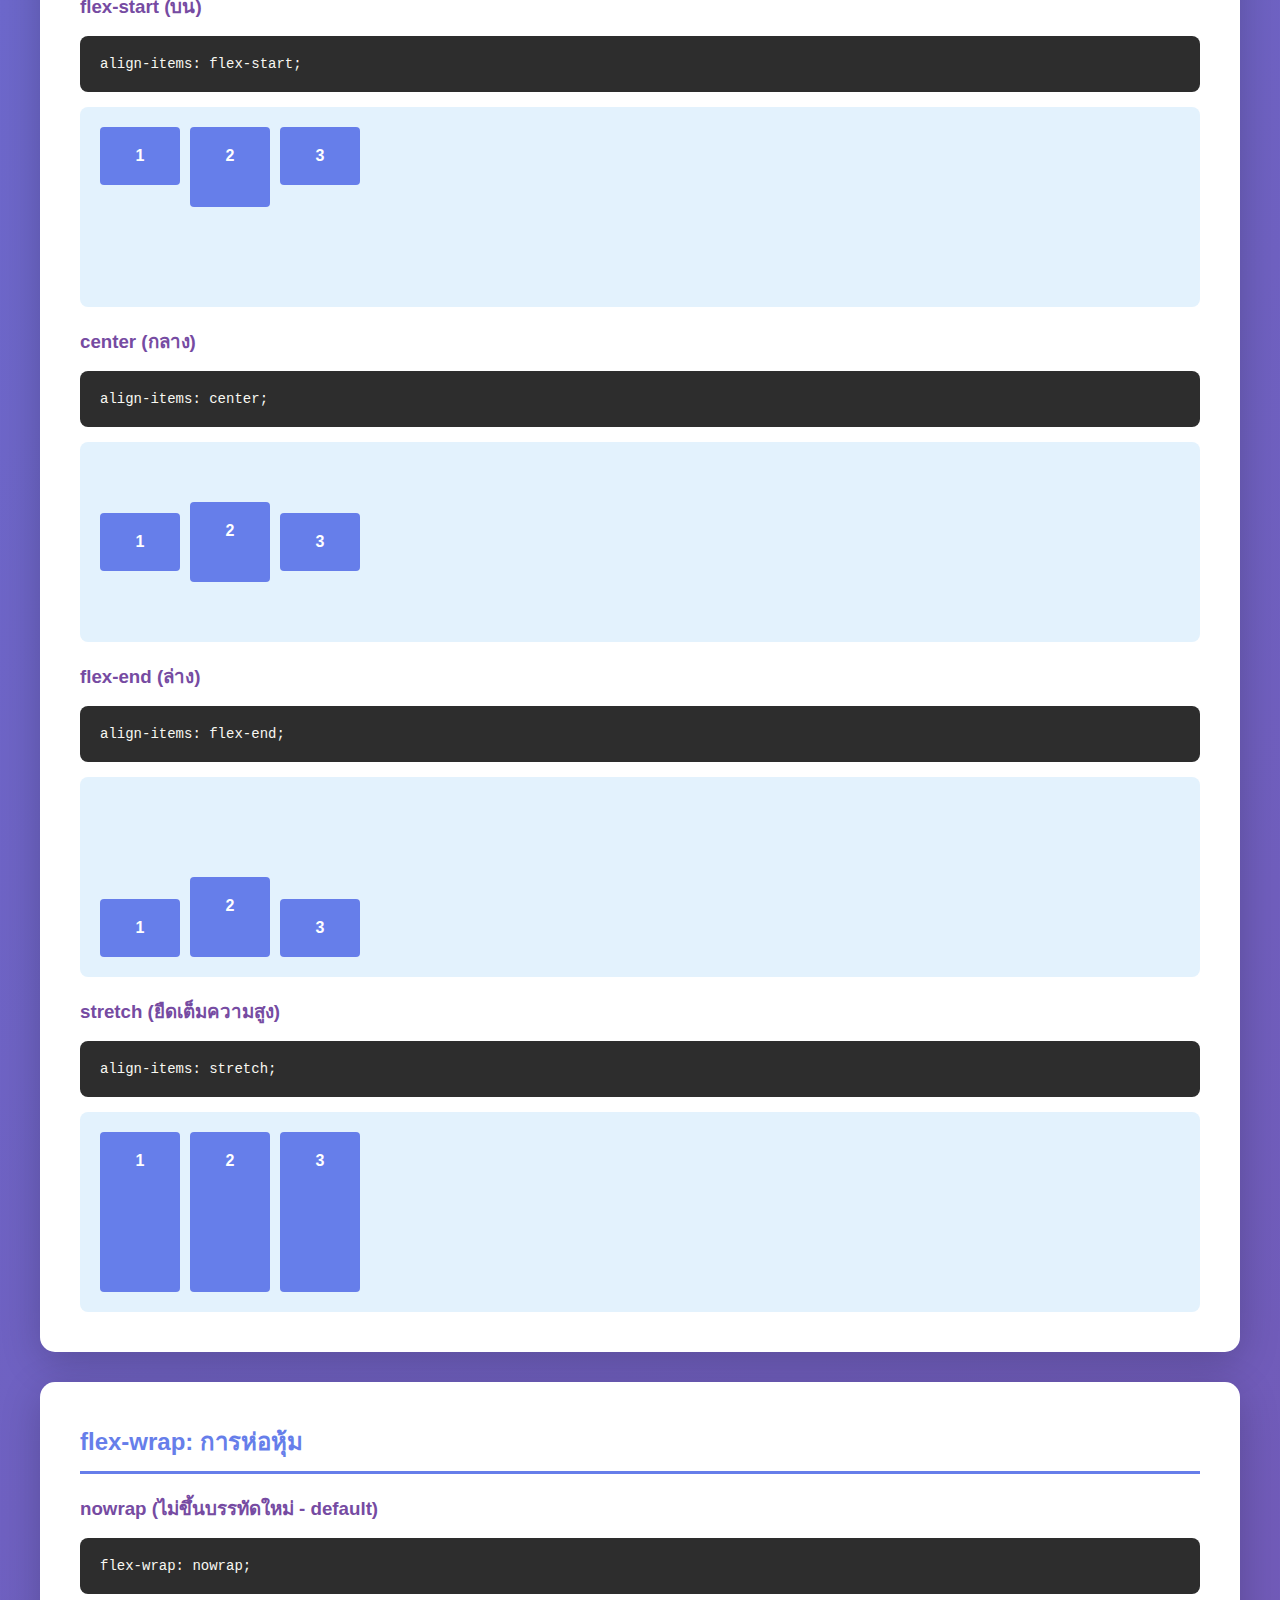
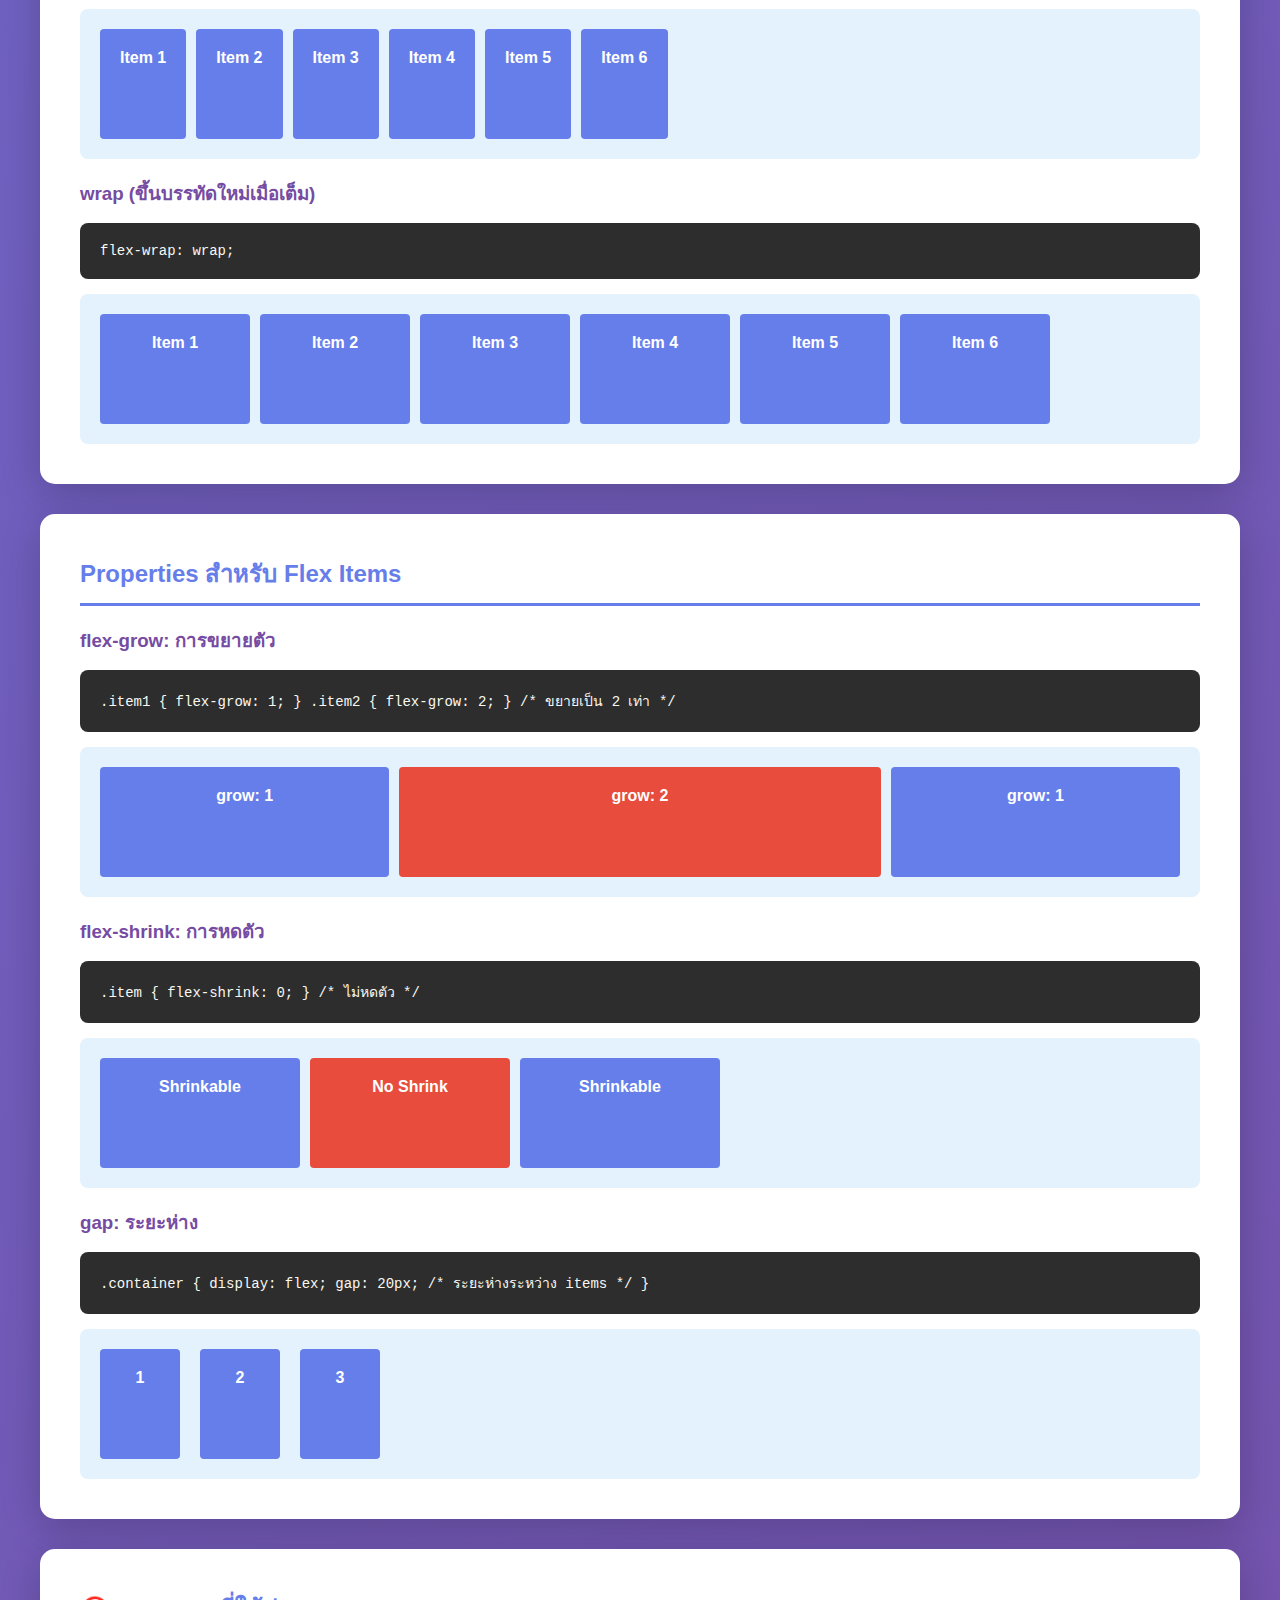
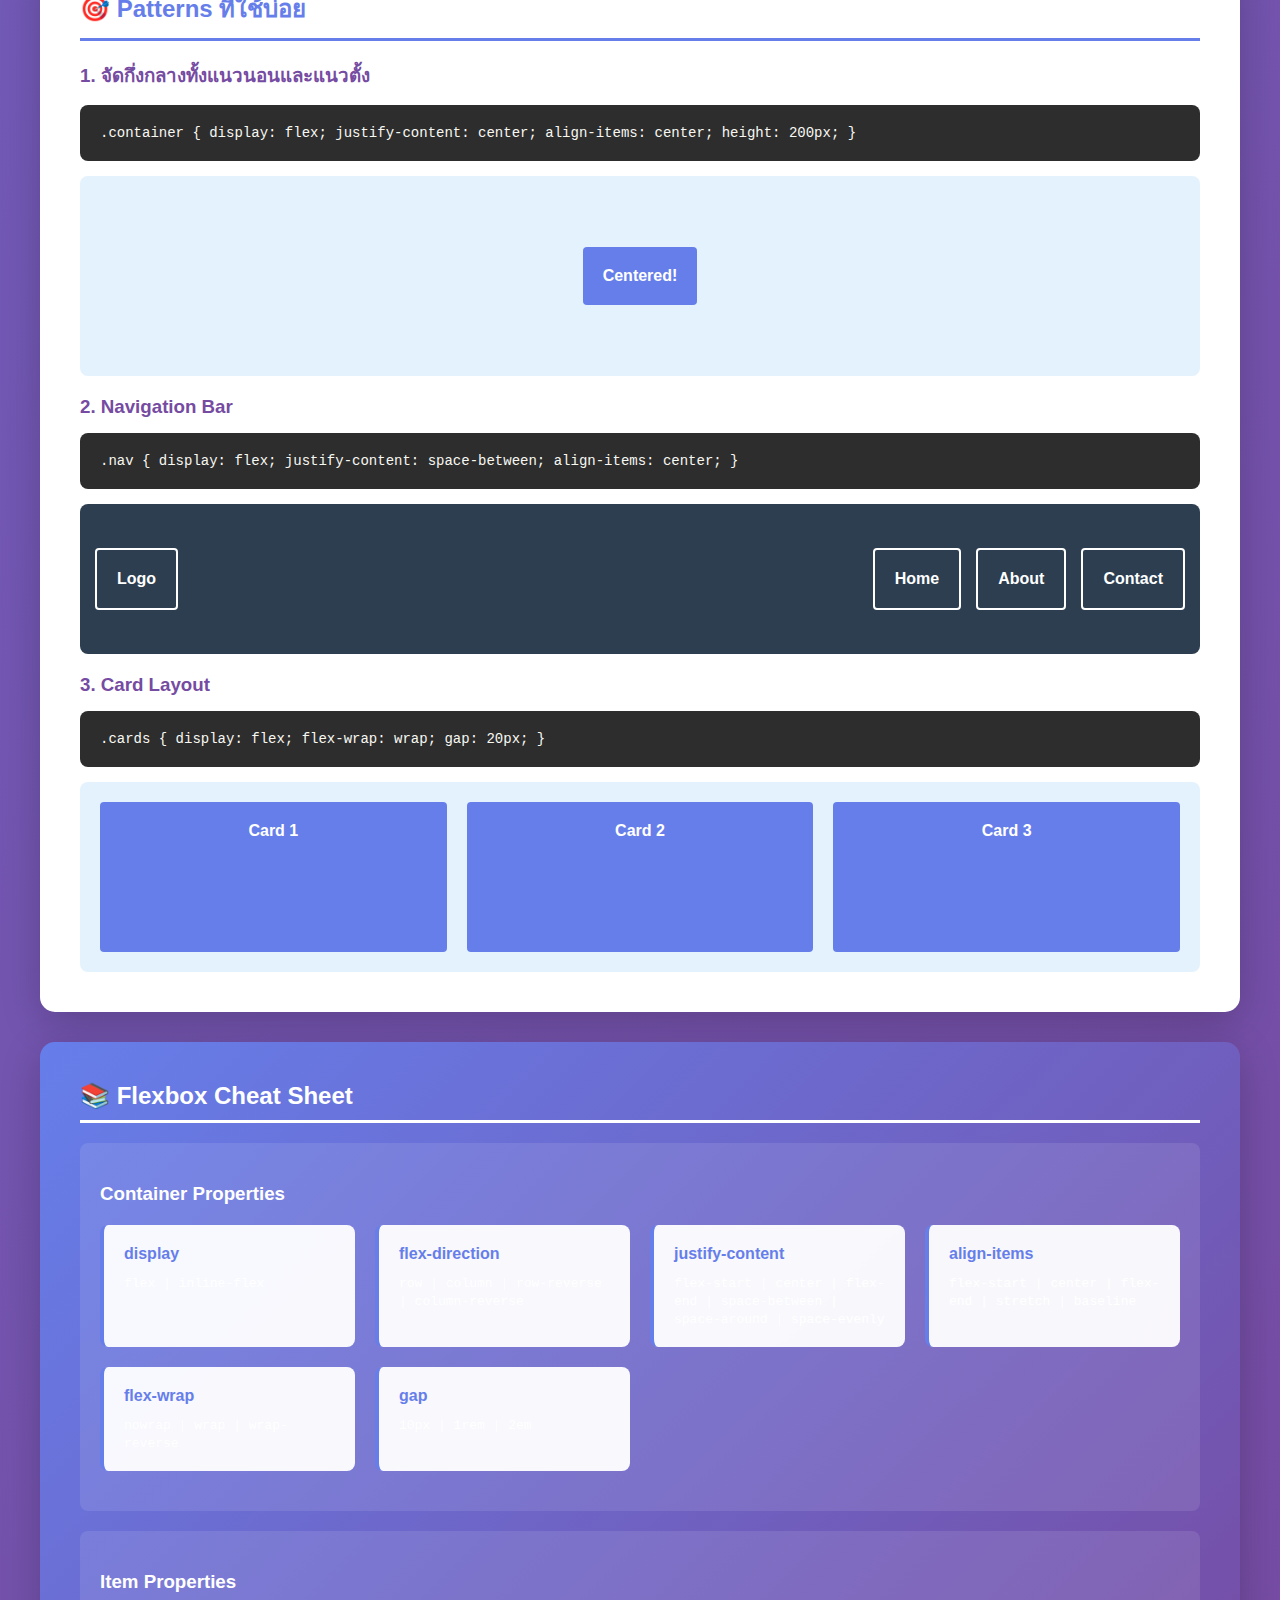
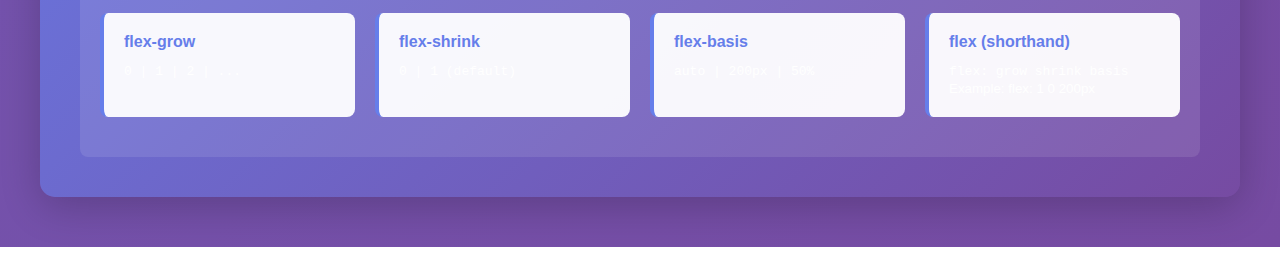
<file: 02-css-basics/flexbox.html>
<!DOCTYPE html>
<html lang="th">
<head>
  <meta charset="UTF-8">
  <meta name="viewport" content="width=device-width, initial-scale=1.0">
  <title>CSS Flexbox - Layout ยืดหยุ่น | FE-Library</title>
  <style>
    * {
      margin: 0;
      padding: 0;
      box-sizing: border-box;
    }

    body {
      font-family: 'Segoe UI', Tahoma, Geneva, Verdana, sans-serif;
      background: linear-gradient(135deg, #667eea 0%, #764ba2 100%);
      padding: 20px;
      min-height: 100vh;
    }

    .container {
      max-width: 1200px;
      margin: 0 auto;
    }

    h1 {
      text-align: center;
      color: white;
      margin-bottom: 30px;
      font-size: 2.5rem;
    }

    .section {
      background: white;
      padding: 40px;
      border-radius: 15px;
      margin-bottom: 30px;
      box-shadow: 0 10px 40px rgba(0, 0, 0, 0.2);
    }

    h2 {
      color: #667eea;
      margin-bottom: 20px;
      border-bottom: 3px solid #667eea;
      padding-bottom: 10px;
    }

    h3 {
      color: #764ba2;
      margin: 20px 0 15px 0;
    }

    .code-block {
      background: #2d2d2d;
      color: #f8f8f2;
      padding: 20px;
      border-radius: 8px;
      overflow-x: auto;
      margin: 15px 0;
      font-family: 'Courier New', Courier, monospace;
      font-size: 14px;
    }

    .demo-container {
      background: #f8f9fa;
      border: 3px dashed #667eea;
      border-radius: 8px;
      padding: 20px;
      margin: 20px 0;
      min-height: 150px;
    }

    .flex-container {
      display: flex;
      background: #e3f2fd;
      padding: 20px;
      border-radius: 8px;
      min-height: 150px;
      gap: 10px;
    }

    .flex-item {
      background: #667eea;
      color: white;
      padding: 20px;
      border-radius: 4px;
      font-weight: bold;
      text-align: center;
      min-width: 80px;
    }

    /* Direction Examples */
    .flex-row {
      flex-direction: row;
    }

    .flex-column {
      flex-direction: column;
    }

    .flex-row-reverse {
      flex-direction: row-reverse;
    }

    /* Justify Content Examples */
    .justify-start {
      justify-content: flex-start;
    }

    .justify-center {
      justify-content: center;
    }

    .justify-end {
      justify-content: flex-end;
    }

    .justify-between {
      justify-content: space-between;
    }

    .justify-around {
      justify-content: space-around;
    }

    .justify-evenly {
      justify-content: space-evenly;
    }

    /* Align Items Examples */
    .align-start {
      align-items: flex-start;
    }

    .align-center {
      align-items: center;
    }

    .align-end {
      align-items: flex-end;
    }

    .align-stretch {
      align-items: stretch;
    }

    .align-stretch .flex-item {
      height: auto;
    }

    /* Wrap Examples */
    .flex-wrap {
      flex-wrap: wrap;
    }

    .flex-nowrap {
      flex-wrap: nowrap;
    }

    /* Item Properties */
    .grow-1 {
      flex-grow: 1;
    }

    .grow-2 {
      flex-grow: 2;
    }

    .shrink-0 {
      flex-shrink: 0;
    }

    .info-box {
      background: #e3f2fd;
      border-left: 5px solid #2196f3;
      padding: 20px;
      margin: 20px 0;
      border-radius: 4px;
    }

    .property-grid {
      display: grid;
      grid-template-columns: repeat(auto-fit, minmax(250px, 1fr));
      gap: 20px;
      margin: 20px 0;
    }

    .property-card {
      background: #f8f9fa;
      padding: 20px;
      border-radius: 8px;
      border-left: 4px solid #667eea;
    }

    .property-card h4 {
      color: #667eea;
      margin-bottom: 10px;
    }

    .axis-diagram {
      background: white;
      padding: 30px;
      border-radius: 8px;
      text-align: center;
      margin: 20px 0;
      border: 2px solid #667eea;
    }

    .axis-visual {
      display: inline-block;
      position: relative;
      padding: 40px;
    }

    .main-axis,
    .cross-axis {
      position: relative;
      font-weight: bold;
      margin: 10px;
    }

    @media (max-width: 768px) {
      h1 {
        font-size: 1.8rem;
      }

      .section {
        padding: 20px;
      }

      .flex-container {
        flex-direction: column;
      }
    }
  </style>
</head>
<body>

  <div class="container">
    <h1>🔄 CSS Flexbox</h1>

    <!-- Section 1: What is Flexbox -->
    <div class="section">
      <h2>Flexbox คืออะไร?</h2>
      <p>
        <strong>Flexbox</strong> (Flexible Box Layout) คือระบบ layout ที่ออกแบบมาเพื่อจัดเรียง elements 
        ในทิศทางเดียว (แนวนอนหรือแนวตั้ง) อย่างยืดหยุ่น
      </p>

      <div class="info-box">
        <h3>🎯 เหมาะสำหรับ:</h3>
        <ul style="padding-left: 20px; line-height: 2;">
          <li>จัดเรียง Navigation menu</li>
          <li>จัดกึ่งกลาง (Center) elements</li>
          <li>สร้าง Card layouts</li>
          <li>จัดการ spacing อัตโนมัติ</li>
          <li>Responsive layouts</li>
        </ul>
      </div>

      <div class="axis-diagram">
        <h3>📐 แกน (Axes) ใน Flexbox</h3>
        <p style="margin: 20px 0;">Flexbox มี 2 แกนหลัก:</p>
        <div style="background: #f0f0f0; padding: 30px; border-radius: 8px; display: inline-block;">
          <div style="text-align: center; margin-bottom: 20px;">
            <strong style="color: #e74c3c;">Main Axis (แกนหลัก) →</strong><br>
            <div style="margin: 10px 0;">↓</div>
            <strong style="color: #3498db;">Cross Axis (แกนตั้งฉาก)</strong>
          </div>
          <div style="background: #e3f2fd; padding: 20px; border-radius: 4px;">
            <strong>flex-direction: row;</strong><br>
            Main Axis = แนวนอน (→)<br>
            Cross Axis = แนวตั้ง (↓)
          </div>
        </div>
      </div>
    </div>

    <!-- Section 2: Basic Setup -->
    <div class="section">
      <h2>การเริ่มต้นใช้ Flexbox</h2>

      <div class="code-block">/* ทำให้ element เป็น Flex Container */
.container {
  display: flex;
}</div>

      <div class="demo-container">
        <div class="flex-container">
          <div class="flex-item">Item 1</div>
          <div class="flex-item">Item 2</div>
          <div class="flex-item">Item 3</div>
        </div>
      </div>

      <div class="info-box">
        <strong>💡 สำคัญ:</strong>
        <ul style="margin-top: 10px; padding-left: 20px;">
          <li><strong>Flex Container</strong> = element ที่มี <code>display: flex;</code></li>
          <li><strong>Flex Items</strong> = ลูกโดยตรงของ Flex Container</li>
        </ul>
      </div>
    </div>

    <!-- Section 3: flex-direction -->
    <div class="section">
      <h2>flex-direction: กำหนดทิศทาง</h2>

      <h3>row (แนวนอน - default)</h3>
      <div class="code-block">flex-direction: row;</div>
      <div class="flex-container flex-row">
        <div class="flex-item">1</div>
        <div class="flex-item">2</div>
        <div class="flex-item">3</div>
      </div>

      <h3>column (แนวตั้ง)</h3>
      <div class="code-block">flex-direction: column;</div>
      <div class="flex-container flex-column">
        <div class="flex-item">1</div>
        <div class="flex-item">2</div>
        <div class="flex-item">3</div>
      </div>

      <h3>row-reverse (แนวนอนกลับ)</h3>
      <div class="code-block">flex-direction: row-reverse;</div>
      <div class="flex-container flex-row-reverse">
        <div class="flex-item">1</div>
        <div class="flex-item">2</div>
        <div class="flex-item">3</div>
      </div>
    </div>

    <!-- Section 4: justify-content -->
    <div class="section">
      <h2>justify-content: จัดแนว Main Axis</h2>

      <h3>flex-start (ชิดซ้าย)</h3>
      <div class="code-block">justify-content: flex-start;</div>
      <div class="flex-container justify-start">
        <div class="flex-item">1</div>
        <div class="flex-item">2</div>
        <div class="flex-item">3</div>
      </div>

      <h3>center (กึ่งกลาง)</h3>
      <div class="code-block">justify-content: center;</div>
      <div class="flex-container justify-center">
        <div class="flex-item">1</div>
        <div class="flex-item">2</div>
        <div class="flex-item">3</div>
      </div>

      <h3>flex-end (ชิดขวา)</h3>
      <div class="code-block">justify-content: flex-end;</div>
      <div class="flex-container justify-end">
        <div class="flex-item">1</div>
        <div class="flex-item">2</div>
        <div class="flex-item">3</div>
      </div>

      <h3>space-between (กระจาย - ชิดขอบ)</h3>
      <div class="code-block">justify-content: space-between;</div>
      <div class="flex-container justify-between">
        <div class="flex-item">1</div>
        <div class="flex-item">2</div>
        <div class="flex-item">3</div>
      </div>

      <h3>space-around (กระจาย - เว้นขอบ)</h3>
      <div class="code-block">justify-content: space-around;</div>
      <div class="flex-container justify-around">
        <div class="flex-item">1</div>
        <div class="flex-item">2</div>
        <div class="flex-item">3</div>
      </div>

      <h3>space-evenly (กระจายเท่ากัน)</h3>
      <div class="code-block">justify-content: space-evenly;</div>
      <div class="flex-container justify-evenly">
        <div class="flex-item">1</div>
        <div class="flex-item">2</div>
        <div class="flex-item">3</div>
      </div>
    </div>

    <!-- Section 5: align-items -->
    <div class="section">
      <h2>align-items: จัดแนว Cross Axis</h2>

      <h3>flex-start (บน)</h3>
      <div class="code-block">align-items: flex-start;</div>
      <div class="flex-container align-start" style="height: 200px;">
        <div class="flex-item">1</div>
        <div class="flex-item" style="height: 80px;">2</div>
        <div class="flex-item">3</div>
      </div>

      <h3>center (กลาง)</h3>
      <div class="code-block">align-items: center;</div>
      <div class="flex-container align-center" style="height: 200px;">
        <div class="flex-item">1</div>
        <div class="flex-item" style="height: 80px;">2</div>
        <div class="flex-item">3</div>
      </div>

      <h3>flex-end (ล่าง)</h3>
      <div class="code-block">align-items: flex-end;</div>
      <div class="flex-container align-end" style="height: 200px;">
        <div class="flex-item">1</div>
        <div class="flex-item" style="height: 80px;">2</div>
        <div class="flex-item">3</div>
      </div>

      <h3>stretch (ยืดเต็มความสูง)</h3>
      <div class="code-block">align-items: stretch;</div>
      <div class="flex-container align-stretch" style="height: 200px;">
        <div class="flex-item">1</div>
        <div class="flex-item">2</div>
        <div class="flex-item">3</div>
      </div>
    </div>

    <!-- Section 6: flex-wrap -->
    <div class="section">
      <h2>flex-wrap: การห่อหุ้ม</h2>

      <h3>nowrap (ไม่ขึ้นบรรทัดใหม่ - default)</h3>
      <div class="code-block">flex-wrap: nowrap;</div>
      <div class="flex-container flex-nowrap">
        <div class="flex-item">Item 1</div>
        <div class="flex-item">Item 2</div>
        <div class="flex-item">Item 3</div>
        <div class="flex-item">Item 4</div>
        <div class="flex-item">Item 5</div>
        <div class="flex-item">Item 6</div>
      </div>

      <h3>wrap (ขึ้นบรรทัดใหม่เมื่อเต็ม)</h3>
      <div class="code-block">flex-wrap: wrap;</div>
      <div class="flex-container flex-wrap">
        <div class="flex-item" style="min-width: 150px;">Item 1</div>
        <div class="flex-item" style="min-width: 150px;">Item 2</div>
        <div class="flex-item" style="min-width: 150px;">Item 3</div>
        <div class="flex-item" style="min-width: 150px;">Item 4</div>
        <div class="flex-item" style="min-width: 150px;">Item 5</div>
        <div class="flex-item" style="min-width: 150px;">Item 6</div>
      </div>
    </div>

    <!-- Section 7: Flex Item Properties -->
    <div class="section">
      <h2>Properties สำหรับ Flex Items</h2>

      <h3>flex-grow: การขยายตัว</h3>
      <div class="code-block">.item1 { flex-grow: 1; }
.item2 { flex-grow: 2; }  /* ขยายเป็น 2 เท่า */</div>
      <div class="flex-container">
        <div class="flex-item grow-1">grow: 1</div>
        <div class="flex-item grow-2" style="background: #e74c3c;">grow: 2</div>
        <div class="flex-item grow-1">grow: 1</div>
      </div>

      <h3>flex-shrink: การหดตัว</h3>
      <div class="code-block">.item { flex-shrink: 0; }  /* ไม่หดตัว */</div>
      <div class="flex-container">
        <div class="flex-item" style="min-width: 200px;">Shrinkable</div>
        <div class="flex-item shrink-0" style="min-width: 200px; background: #e74c3c;">No Shrink</div>
        <div class="flex-item" style="min-width: 200px;">Shrinkable</div>
      </div>

      <h3>gap: ระยะห่าง</h3>
      <div class="code-block">.container {
  display: flex;
  gap: 20px;  /* ระยะห่างระหว่าง items */
}</div>
      <div class="flex-container" style="gap: 20px;">
        <div class="flex-item">1</div>
        <div class="flex-item">2</div>
        <div class="flex-item">3</div>
      </div>
    </div>

    <!-- Section 8: Common Patterns -->
    <div class="section">
      <h2>🎯 Patterns ที่ใช้บ่อย</h2>

      <h3>1. จัดกึ่งกลางทั้งแนวนอนและแนวตั้ง</h3>
      <div class="code-block">.container {
  display: flex;
  justify-content: center;
  align-items: center;
  height: 200px;
}</div>
      <div class="flex-container justify-center align-center" style="height: 200px;">
        <div class="flex-item">Centered!</div>
      </div>

      <h3>2. Navigation Bar</h3>
      <div class="code-block">.nav {
  display: flex;
  justify-content: space-between;
  align-items: center;
}</div>
      <div class="flex-container justify-between align-center" style="background: #2c3e50; padding: 15px;">
        <div class="flex-item" style="background: none; border: 2px solid white; color: white;">Logo</div>
        <div style="display: flex; gap: 15px;">
          <div class="flex-item" style="background: none; border: 2px solid white; color: white;">Home</div>
          <div class="flex-item" style="background: none; border: 2px solid white; color: white;">About</div>
          <div class="flex-item" style="background: none; border: 2px solid white; color: white;">Contact</div>
        </div>
      </div>

      <h3>3. Card Layout</h3>
      <div class="code-block">.cards {
  display: flex;
  flex-wrap: wrap;
  gap: 20px;
}</div>
      <div class="flex-container flex-wrap" style="gap: 20px;">
        <div class="flex-item" style="flex: 1 1 250px; min-height: 150px;">Card 1</div>
        <div class="flex-item" style="flex: 1 1 250px; min-height: 150px;">Card 2</div>
        <div class="flex-item" style="flex: 1 1 250px; min-height: 150px;">Card 3</div>
      </div>
    </div>

    <!-- Section 9: Cheat Sheet -->
    <div class="section" style="background: linear-gradient(135deg, #667eea 0%, #764ba2 100%); color: white;">
      <h2 style="color: white; border-bottom-color: white;">📚 Flexbox Cheat Sheet</h2>

      <div style="background: rgba(255,255,255,0.1); padding: 20px; border-radius: 8px; margin: 20px 0;">
        <h3 style="color: white;">Container Properties</h3>
        <div class="property-grid">
          <div class="property-card" style="background: rgba(255,255,255,0.95);">
            <h4>display</h4>
            <code>flex | inline-flex</code>
          </div>
          <div class="property-card" style="background: rgba(255,255,255,0.95);">
            <h4>flex-direction</h4>
            <code>row | column | row-reverse | column-reverse</code>
          </div>
          <div class="property-card" style="background: rgba(255,255,255,0.95);">
            <h4>justify-content</h4>
            <code>flex-start | center | flex-end | space-between | space-around | space-evenly</code>
          </div>
          <div class="property-card" style="background: rgba(255,255,255,0.95);">
            <h4>align-items</h4>
            <code>flex-start | center | flex-end | stretch | baseline</code>
          </div>
          <div class="property-card" style="background: rgba(255,255,255,0.95);">
            <h4>flex-wrap</h4>
            <code>nowrap | wrap | wrap-reverse</code>
          </div>
          <div class="property-card" style="background: rgba(255,255,255,0.95);">
            <h4>gap</h4>
            <code>10px | 1rem | 2em</code>
          </div>
        </div>
      </div>

      <div style="background: rgba(255,255,255,0.1); padding: 20px; border-radius: 8px;">
        <h3 style="color: white;">Item Properties</h3>
        <div class="property-grid">
          <div class="property-card" style="background: rgba(255,255,255,0.95);">
            <h4>flex-grow</h4>
            <code>0 | 1 | 2 | ...</code>
          </div>
          <div class="property-card" style="background: rgba(255,255,255,0.95);">
            <h4>flex-shrink</h4>
            <code>0 | 1 (default)</code>
          </div>
          <div class="property-card" style="background: rgba(255,255,255,0.95);">
            <h4>flex-basis</h4>
            <code>auto | 200px | 50%</code>
          </div>
          <div class="property-card" style="background: rgba(255,255,255,0.95);">
            <h4>flex (shorthand)</h4>
            <code>flex: grow shrink basis</code><br>
            <small>Example: flex: 1 0 200px</small>
          </div>
        </div>
      </div>
    </div>

  </div>

</body>
</html>
</file>
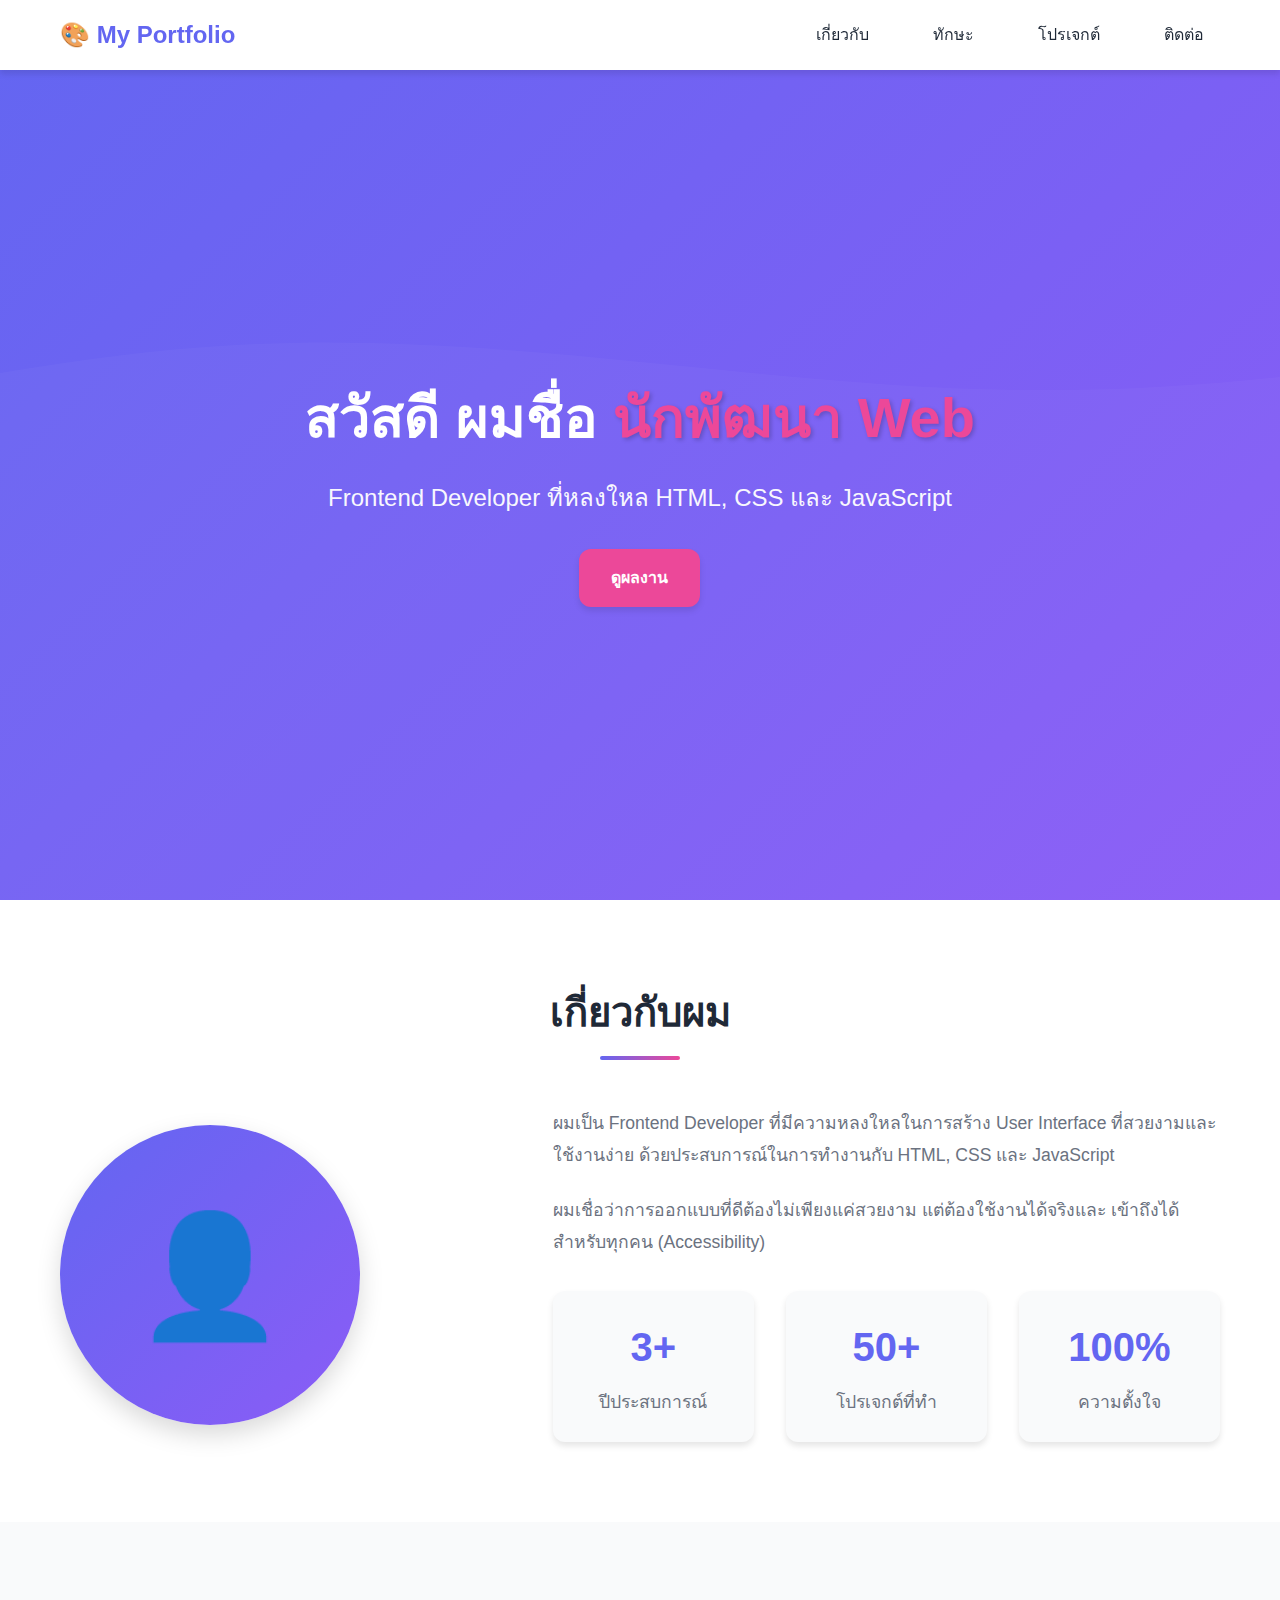
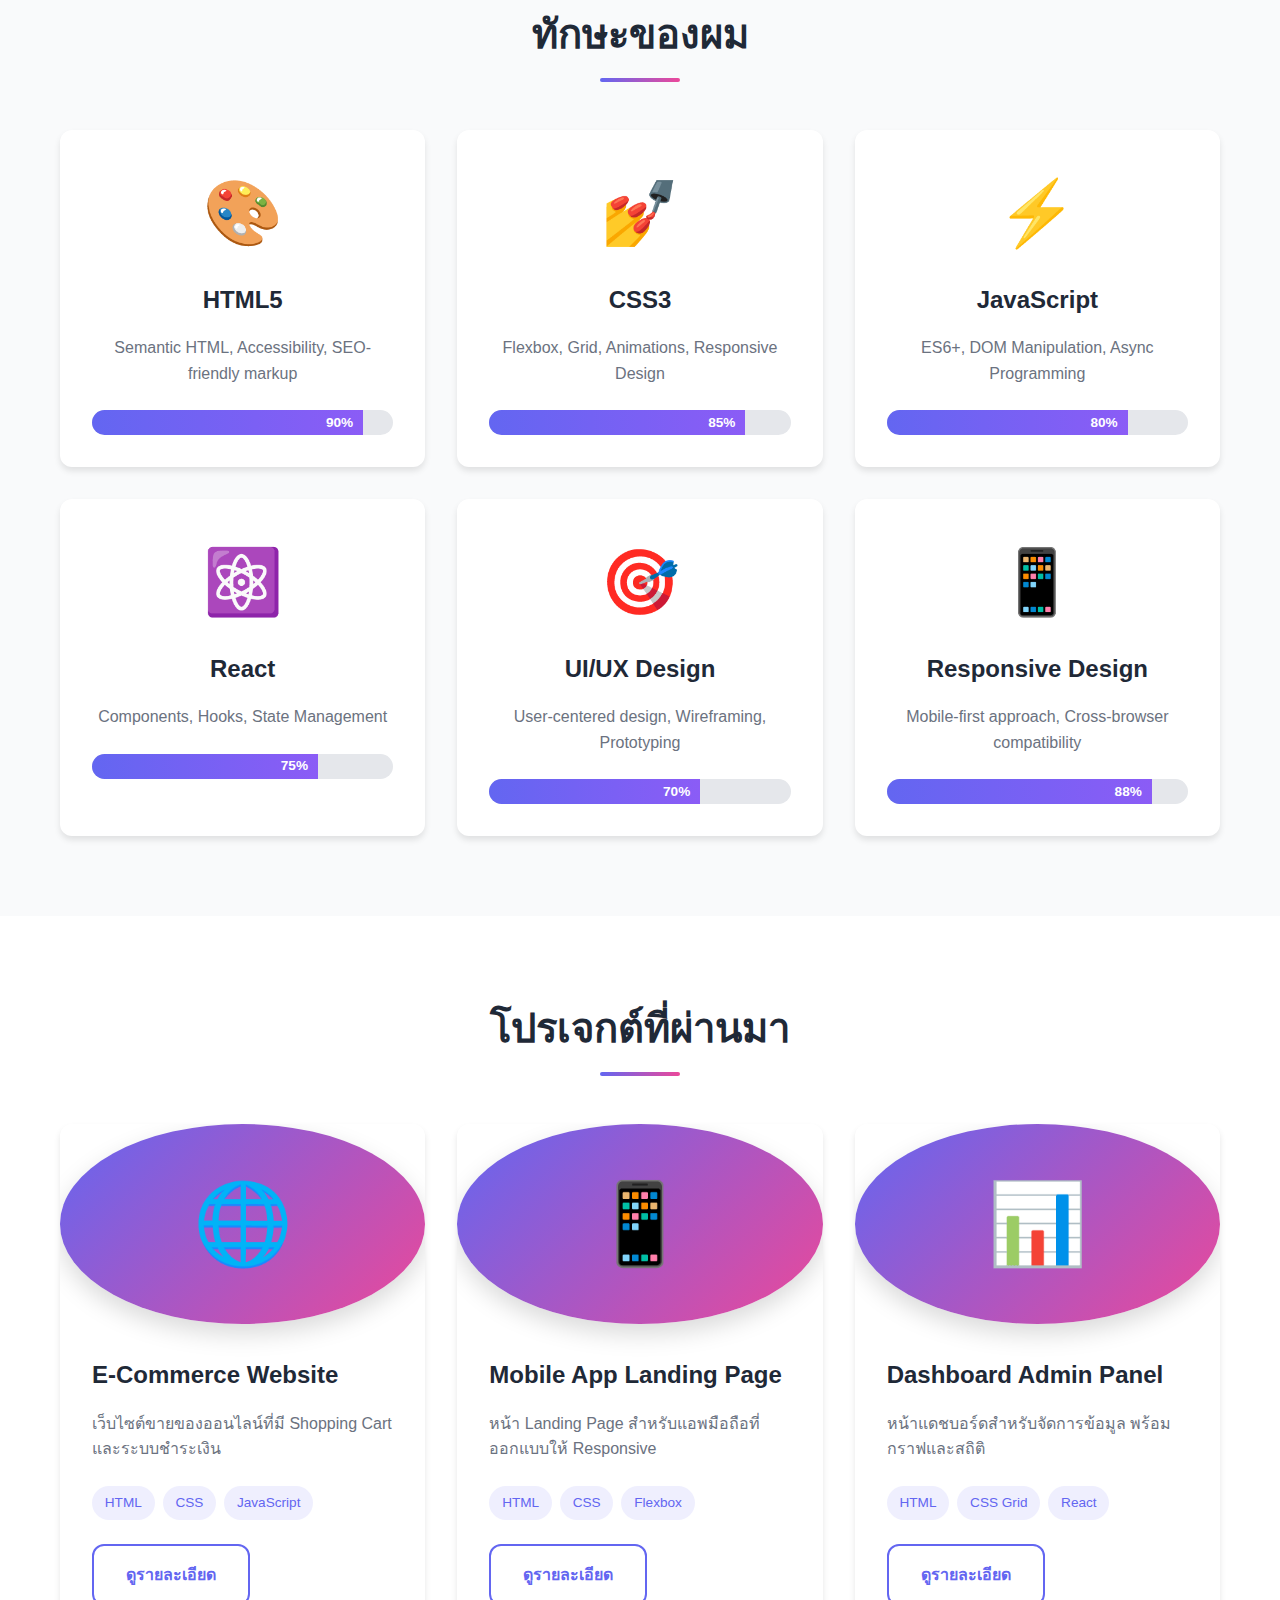
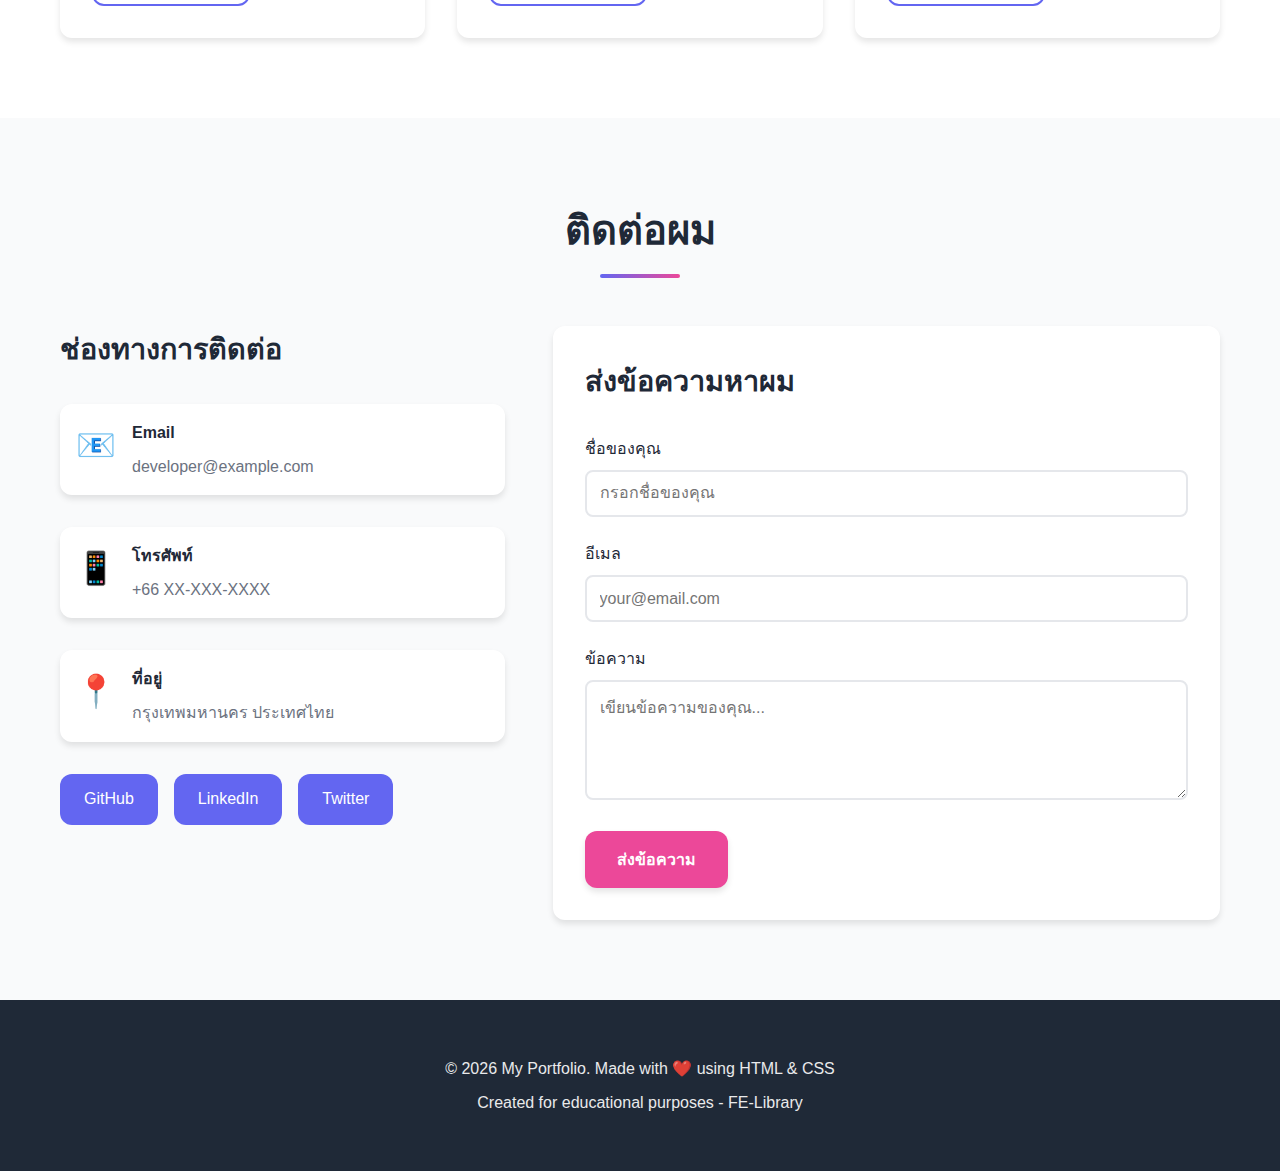
<file: 03-examples/simple-webpage.html>
<!DOCTYPE html>
<html lang="th">
<head>
  <meta charset="UTF-8">
  <meta name="viewport" content="width=device-width, initial-scale=1.0">
  <meta name="description" content="ตัวอย่างหน้าเว็บที่รวม HTML และ CSS พื้นฐาน">
  <title>ตัวอย่างเว็บไซต์สมบูรณ์ | FE-Library</title>
  <link rel="stylesheet" href="styles/example.css">
</head>
<body>

  <!-- HEADER -->
  <header class="hero">
    <nav class="navbar">
      <div class="container">
        <div class="logo">
          <h2>🎨 My Portfolio</h2>
        </div>
        <ul class="nav-menu">
          <li><a href="#about">เกี่ยวกับ</a></li>
          <li><a href="#skills">ทักษะ</a></li>
          <li><a href="#projects">โปรเจกต์</a></li>
          <li><a href="#contact">ติดต่อ</a></li>
        </ul>
      </div>
    </nav>

    <div class="hero-content">
      <h1>สวัสดี ผมชื่อ <span class="highlight">นักพัฒนา Web</span></h1>
      <p class="hero-description">Frontend Developer ที่หลงใหล HTML, CSS และ JavaScript</p>
      <a href="#projects" class="btn btn-primary">ดูผลงาน</a>
    </div>
  </header>

  <!-- MAIN CONTENT -->
  <main>

    <!-- ABOUT SECTION -->
    <section id="about" class="section">
      <div class="container">
        <h2 class="section-title">เกี่ยวกับผม</h2>
        <div class="about-content">
          <div class="about-image">
            <div class="image-placeholder">
              👤
            </div>
          </div>
          <div class="about-text">
            <p>
              ผมเป็น Frontend Developer ที่มีความหลงใหลในการสร้าง User Interface 
              ที่สวยงามและใช้งานง่าย ด้วยประสบการณ์ในการทำงานกับ HTML, CSS และ JavaScript
            </p>
            <p>
              ผมเชื่อว่าการออกแบบที่ดีต้องไม่เพียงแค่สวยงาม แต่ต้องใช้งานได้จริงและ
              เข้าถึงได้สำหรับทุกคน (Accessibility)
            </p>
            <div class="stats">
              <div class="stat-item">
                <h3>3+</h3>
                <p>ปีประสบการณ์</p>
              </div>
              <div class="stat-item">
                <h3>50+</h3>
                <p>โปรเจกต์ที่ทำ</p>
              </div>
              <div class="stat-item">
                <h3>100%</h3>
                <p>ความตั้งใจ</p>
              </div>
            </div>
          </div>
        </div>
      </div>
    </section>

    <!-- SKILLS SECTION -->
    <section id="skills" class="section section-alt">
      <div class="container">
        <h2 class="section-title">ทักษะของผม</h2>
        <div class="skills-grid">
          
          <div class="skill-card">
            <div class="skill-icon">🎨</div>
            <h3>HTML5</h3>
            <p>Semantic HTML, Accessibility, SEO-friendly markup</p>
            <div class="progress-bar">
              <div class="progress-fill" style="width: 90%;">90%</div>
            </div>
          </div>

          <div class="skill-card">
            <div class="skill-icon">💅</div>
            <h3>CSS3</h3>
            <p>Flexbox, Grid, Animations, Responsive Design</p>
            <div class="progress-bar">
              <div class="progress-fill" style="width: 85%;">85%</div>
            </div>
          </div>

          <div class="skill-card">
            <div class="skill-icon">⚡</div>
            <h3>JavaScript</h3>
            <p>ES6+, DOM Manipulation, Async Programming</p>
            <div class="progress-bar">
              <div class="progress-fill" style="width: 80%;">80%</div>
            </div>
          </div>

          <div class="skill-card">
            <div class="skill-icon">⚛️</div>
            <h3>React</h3>
            <p>Components, Hooks, State Management</p>
            <div class="progress-bar">
              <div class="progress-fill" style="width: 75%;">75%</div>
            </div>
          </div>

          <div class="skill-card">
            <div class="skill-icon">🎯</div>
            <h3>UI/UX Design</h3>
            <p>User-centered design, Wireframing, Prototyping</p>
            <div class="progress-bar">
              <div class="progress-fill" style="width: 70%;">70%</div>
            </div>
          </div>

          <div class="skill-card">
            <div class="skill-icon">📱</div>
            <h3>Responsive Design</h3>
            <p>Mobile-first approach, Cross-browser compatibility</p>
            <div class="progress-bar">
              <div class="progress-fill" style="width: 88%;">88%</div>
            </div>
          </div>

        </div>
      </div>
    </section>

    <!-- PROJECTS SECTION -->
    <section id="projects" class="section">
      <div class="container">
        <h2 class="section-title">โปรเจกต์ที่ผ่านมา</h2>
        <div class="projects-grid">
          
          <article class="project-card">
            <div class="project-image">
              <div class="image-placeholder">🌐</div>
            </div>
            <div class="project-content">
              <h3>E-Commerce Website</h3>
              <p>เว็บไซต์ขายของออนไลน์ที่มี Shopping Cart และระบบชำระเงิน</p>
              <div class="project-tags">
                <span class="tag">HTML</span>
                <span class="tag">CSS</span>
                <span class="tag">JavaScript</span>
              </div>
              <a href="#" class="btn btn-secondary">ดูรายละเอียด</a>
            </div>
          </article>

          <article class="project-card">
            <div class="project-image">
              <div class="image-placeholder">📱</div>
            </div>
            <div class="project-content">
              <h3>Mobile App Landing Page</h3>
              <p>หน้า Landing Page สำหรับแอพมือถือที่ออกแบบให้ Responsive</p>
              <div class="project-tags">
                <span class="tag">HTML</span>
                <span class="tag">CSS</span>
                <span class="tag">Flexbox</span>
              </div>
              <a href="#" class="btn btn-secondary">ดูรายละเอียด</a>
            </div>
          </article>

          <article class="project-card">
            <div class="project-image">
              <div class="image-placeholder">📊</div>
            </div>
            <div class="project-content">
              <h3>Dashboard Admin Panel</h3>
              <p>หน้าแดชบอร์ดสำหรับจัดการข้อมูล พร้อมกราฟและสถิติ</p>
              <div class="project-tags">
                <span class="tag">HTML</span>
                <span class="tag">CSS Grid</span>
                <span class="tag">React</span>
              </div>
              <a href="#" class="btn btn-secondary">ดูรายละเอียด</a>
            </div>
          </article>

        </div>
      </div>
    </section>

    <!-- CONTACT SECTION -->
    <section id="contact" class="section section-alt">
      <div class="container">
        <h2 class="section-title">ติดต่อผม</h2>
        <div class="contact-content">
          
          <div class="contact-info">
            <h3>ช่องทางการติดต่อ</h3>
            <div class="contact-item">
              <span class="icon">📧</span>
              <div>
                <h4>Email</h4>
                <p>developer@example.com</p>
              </div>
            </div>
            <div class="contact-item">
              <span class="icon">📱</span>
              <div>
                <h4>โทรศัพท์</h4>
                <p>+66 XX-XXX-XXXX</p>
              </div>
            </div>
            <div class="contact-item">
              <span class="icon">📍</span>
              <div>
                <h4>ที่อยู่</h4>
                <p>กรุงเทพมหานคร ประเทศไทย</p>
              </div>
            </div>

            <div class="social-links">
              <a href="#" class="social-link">GitHub</a>
              <a href="#" class="social-link">LinkedIn</a>
              <a href="#" class="social-link">Twitter</a>
            </div>
          </div>

          <form class="contact-form">
            <h3>ส่งข้อความหาผม</h3>
            
            <div class="form-group">
              <label for="name">ชื่อของคุณ</label>
              <input type="text" id="name" name="name" placeholder="กรอกชื่อของคุณ" required>
            </div>

            <div class="form-group">
              <label for="email">อีเมล</label>
              <input type="email" id="email" name="email" placeholder="your@email.com" required>
            </div>

            <div class="form-group">
              <label for="message">ข้อความ</label>
              <textarea id="message" name="message" rows="5" placeholder="เขียนข้อความของคุณ..." required></textarea>
            </div>

            <button type="submit" class="btn btn-primary">ส่งข้อความ</button>
          </form>

        </div>
      </div>
    </section>

  </main>

  <!-- FOOTER -->
  <footer class="footer">
    <div class="container">
      <p>&copy; 2026 My Portfolio. Made with ❤️ using HTML & CSS</p>
      <p>Created for educational purposes - FE-Library</p>
    </div>
  </footer>

</body>
</html>
</file>
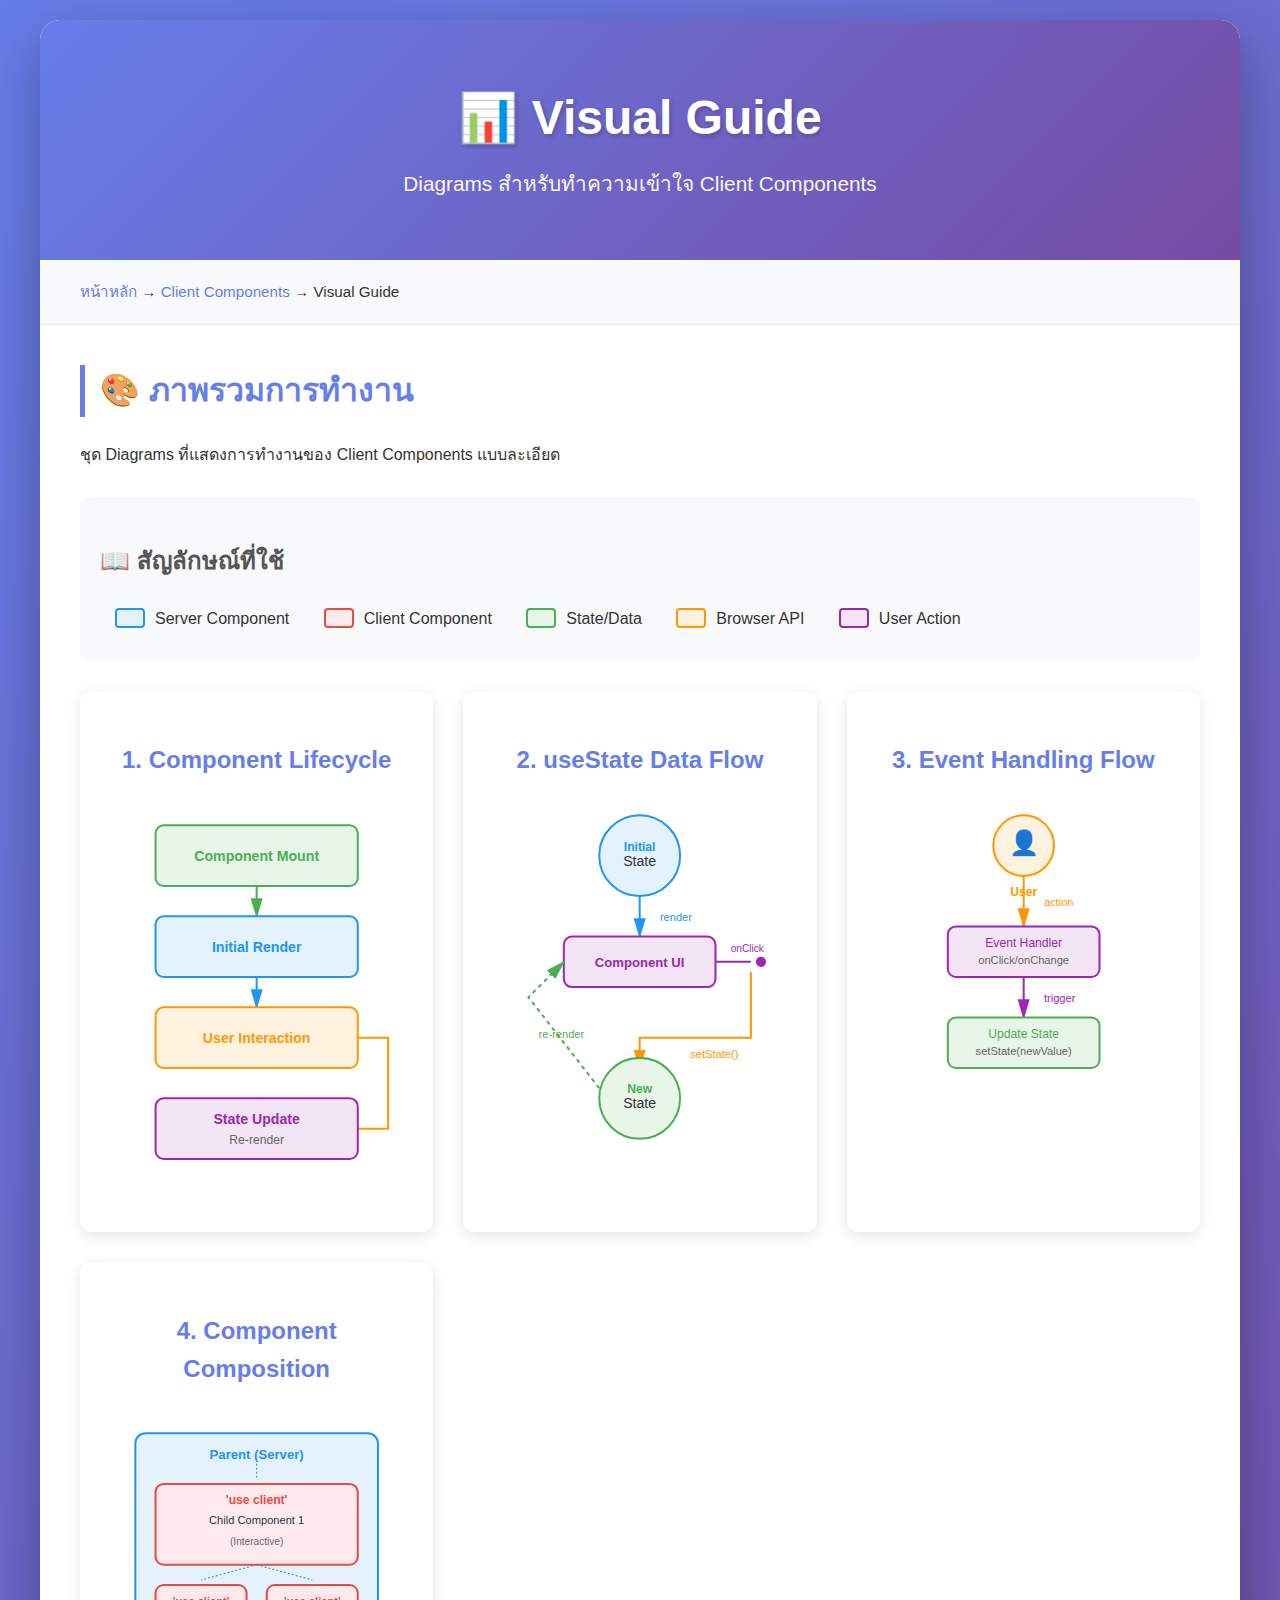
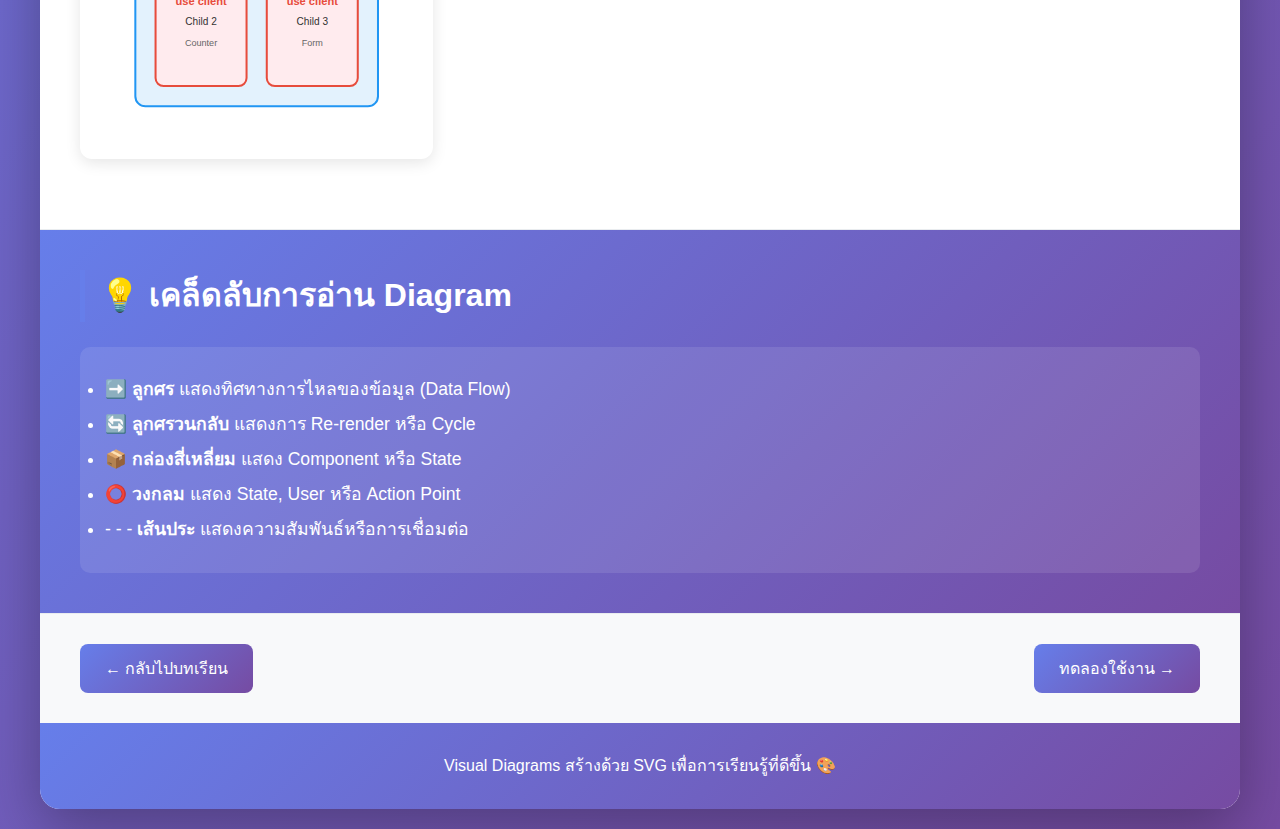
<file: 05-nextjs-client-components/diagrams-guide.html>
<!DOCTYPE html>
<html lang="th">
<head>
    <meta charset="UTF-8">
    <meta name="viewport" content="width=device-width, initial-scale=1.0">
    <title>Visual Guide - Client Components Diagrams</title>
    <link rel="stylesheet" href="styles.css">
    <style>
        .diagram-showcase {
            display: grid;
            grid-template-columns: repeat(auto-fit, minmax(350px, 1fr));
            gap: 30px;
            margin: 30px 0;
        }
        
        .diagram-card {
            background: white;
            border-radius: 12px;
            padding: 25px;
            box-shadow: 0 4px 15px rgba(0,0,0,0.1);
            transition: transform 0.3s;
        }
        
        .diagram-card:hover {
            transform: translateY(-5px);
            box-shadow: 0 8px 25px rgba(0,0,0,0.15);
        }
        
        .diagram-card h3 {
            color: #667eea;
            margin-bottom: 15px;
            text-align: center;
        }
        
        .diagram-card svg {
            width: 100%;
            height: auto;
        }
        
        .legend {
            background: #f8f9fa;
            padding: 20px;
            border-radius: 10px;
            margin: 30px 0;
        }
        
        .legend-item {
            display: inline-flex;
            align-items: center;
            margin: 10px 15px;
        }
        
        .legend-box {
            width: 30px;
            height: 20px;
            margin-right: 10px;
            border-radius: 4px;
        }
    </style>
</head>
<body>
    <div class="container">
        <header>
            <h1>📊 Visual Guide</h1>
            <p class="subtitle">Diagrams สำหรับทำความเข้าใจ Client Components</p>
        </header>

        <nav class="breadcrumb">
            <a href="../index.html">หน้าหลัก</a> → 
            <a href="index.html">Client Components</a> →
            <span>Visual Guide</span>
        </nav>

        <div class="content-section">
            <h2>🎨 ภาพรวมการทำงาน</h2>
            <p>ชุด Diagrams ที่แสดงการทำงานของ Client Components แบบละเอียด</p>

            <!-- Legend -->
            <div class="legend">
                <h3 style="margin-bottom: 15px;">📖 สัญลักษณ์ที่ใช้</h3>
                <div class="legend-item">
                    <div class="legend-box" style="background: #e3f2fd; border: 2px solid #2196f3;"></div>
                    <span>Server Component</span>
                </div>
                <div class="legend-item">
                    <div class="legend-box" style="background: #ffebee; border: 2px solid #e74c3c;"></div>
                    <span>Client Component</span>
                </div>
                <div class="legend-item">
                    <div class="legend-box" style="background: #e8f5e9; border: 2px solid #4caf50;"></div>
                    <span>State/Data</span>
                </div>
                <div class="legend-item">
                    <div class="legend-box" style="background: #fff3e0; border: 2px solid #ff9800;"></div>
                    <span>Browser API</span>
                </div>
                <div class="legend-item">
                    <div class="legend-box" style="background: #f3e5f5; border: 2px solid #9c27b0;"></div>
                    <span>User Action</span>
                </div>
            </div>

            <div class="diagram-showcase">
                
                <!-- Diagram 1: Basic Component Lifecycle -->
                <div class="diagram-card">
                    <h3>1. Component Lifecycle</h3>
                    <svg viewBox="0 0 300 400">
                        <defs>
                            <marker id="lifecycle-arrow1" markerWidth="10" markerHeight="10" refX="9" refY="3" orient="auto">
                                <polygon points="0 0, 10 3, 0 6" fill="#4caf50" />
                            </marker>
                            <marker id="lifecycle-arrow2" markerWidth="10" markerHeight="10" refX="9" refY="3" orient="auto">
                                <polygon points="0 0, 10 3, 0 6" fill="#2196f3" />
                            </marker>
                            <marker id="lifecycle-arrow3" markerWidth="10" markerHeight="10" refX="9" refY="3" orient="auto">
                                <polygon points="0 0, 10 3, 0 6" fill="#ff9800" />
                            </marker>
                        </defs>
                        
                        <rect x="50" y="30" width="200" height="60" fill="#e8f5e9" stroke="#4caf50" stroke-width="2" rx="8"/>
                        <text x="150" y="65" text-anchor="middle" font-size="14" font-weight="bold" fill="#4caf50">Component Mount</text>
                        
                        <path d="M 150 90 L 150 120" stroke="#4caf50" stroke-width="2" marker-end="url(#lifecycle-arrow1)" fill="none"/>
                        
                        <rect x="50" y="120" width="200" height="60" fill="#e3f2fd" stroke="#2196f3" stroke-width="2" rx="8"/>
                        <text x="150" y="155" text-anchor="middle" font-size="14" font-weight="bold" fill="#2196f3">Initial Render</text>
                        
                        <path d="M 150 180 L 150 210" stroke="#2196f3" stroke-width="2" marker-end="url(#lifecycle-arrow2)" fill="none"/>
                        
                        <rect x="50" y="210" width="200" height="60" fill="#fff3e0" stroke="#ff9800" stroke-width="2" rx="8"/>
                        <text x="150" y="245" text-anchor="middle" font-size="14" font-weight="bold" fill="#ff9800">User Interaction</text>
                        
                        <path d="M 250 240 L 280 240 L 280 330 L 150 330 L 150 300" stroke="#ff9800" stroke-width="2" marker-end="url(#lifecycle-arrow3)" fill="none"/>
                        
                        <rect x="50" y="300" width="200" height="60" fill="#f3e5f5" stroke="#9c27b0" stroke-width="2" rx="8"/>
                        <text x="150" y="325" text-anchor="middle" font-size="14" font-weight="bold" fill="#9c27b0">State Update</text>
                        <text x="150" y="345" text-anchor="middle" font-size="12" fill="#666">Re-render</text>
                    </svg>
                </div>

                <!-- Diagram 2: useState Flow -->
                <div class="diagram-card">
                    <h3>2. useState Data Flow</h3>
                    <svg viewBox="0 0 300 350">
                        <defs>
                            <marker id="useState-arrow1" markerWidth="10" markerHeight="10" refX="9" refY="3" orient="auto">
                                <polygon points="0 0, 10 3, 0 6" fill="#2196f3" />
                            </marker>
                            <marker id="useState-arrow2" markerWidth="10" markerHeight="10" refX="9" refY="3" orient="auto">
                                <polygon points="0 0, 10 3, 0 6" fill="#ff9800" />
                            </marker>
                            <marker id="useState-arrow3" markerWidth="10" markerHeight="10" refX="9" refY="3" orient="auto">
                                <polygon points="0 0, 10 3, 0 6" fill="#4caf50" />
                            </marker>
                        </defs>
                        
                        <circle cx="150" cy="60" r="40" fill="#e3f2fd" stroke="#2196f3" stroke-width="2"/>
                        <text x="150" y="55" text-anchor="middle" font-size="12" font-weight="bold" fill="#2196f3">Initial</text>
                        <text x="150" y="70" text-anchor="middle" font-size="14" fill="#333">State</text>
                        
                        <path d="M 150 100 L 150 140" stroke="#2196f3" stroke-width="2" marker-end="url(#useState-arrow1)" fill="none"/>
                        <text x="170" y="125" font-size="11" fill="#2196f3">render</text>
                        
                        <rect x="75" y="140" width="150" height="50" fill="#f3e5f5" stroke="#9c27b0" stroke-width="2" rx="8"/>
                        <text x="150" y="170" text-anchor="middle" font-size="13" font-weight="bold" fill="#9c27b0">Component UI</text>
                        
                        <path d="M 225 165 L 260 165" stroke="#9c27b0" stroke-width="2" fill="none"/>
                        <circle cx="270" cy="165" r="5" fill="#9c27b0"/>
                        
                        <text x="240" y="155" font-size="10" fill="#9c27b0">onClick</text>
                        
                        <path d="M 260 175 L 260 240 L 150 240 L 150 270" stroke="#ff9800" stroke-width="2" marker-end="url(#useState-arrow2)" fill="none"/>
                        <text x="200" y="260" font-size="11" fill="#ff9800">setState()</text>
                        
                        <circle cx="150" cy="300" r="40" fill="#e8f5e9" stroke="#4caf50" stroke-width="2"/>
                        <text x="150" y="295" text-anchor="middle" font-size="12" font-weight="bold" fill="#4caf50">New</text>
                        <text x="150" y="310" text-anchor="middle" font-size="14" fill="#333">State</text>
                        
                        <path d="M 110 290 L 40 200 L 75 165" stroke="#4caf50" stroke-width="2" marker-end="url(#useState-arrow3)" stroke-dasharray="4,4" fill="none"/>
                        <text x="50" y="240" font-size="11" fill="#4caf50">re-render</text>
                    </svg>
                </div>

                <!-- Diagram 3: Event Handling -->
                <div class="diagram-card">
                    <h3>3. Event Handling Flow</h3>
                    <svg viewBox="0 0 300 300">
                        <defs>
                            <marker id="event-arrow1" markerWidth="10" markerHeight="10" refX="9" refY="3" orient="auto">
                                <polygon points="0 0, 10 3, 0 6" fill="#ff9800" />
                            </marker>
                            <marker id="event-arrow2" markerWidth="10" markerHeight="10" refX="9" refY="3" orient="auto">
                                <polygon points="0 0, 10 3, 0 6" fill="#9c27b0" />
                            </marker>
                        </defs>
                        
                        <circle cx="150" cy="50" r="30" fill="#fff3e0" stroke="#ff9800" stroke-width="2"/>
                        <text x="150" y="55" text-anchor="middle" font-size="24">👤</text>
                        <text x="150" y="100" text-anchor="middle" font-size="12" font-weight="bold" fill="#ff9800">User</text>
                        
                        <path d="M 150 80 L 150 130" stroke="#ff9800" stroke-width="2" marker-end="url(#event-arrow1)" fill="none"/>
                        <text x="170" y="110" font-size="11" fill="#ff9800">action</text>
                        
                        <rect x="75" y="130" width="150" height="50" fill="#f3e5f5" stroke="#9c27b0" stroke-width="2" rx="8"/>
                        <text x="150" y="150" text-anchor="middle" font-size="12" fill="#9c27b0">Event Handler</text>
                        <text x="150" y="167" text-anchor="middle" font-size="11" fill="#666">onClick/onChange</text>
                        
                        <path d="M 150 180 L 150 220" stroke="#9c27b0" stroke-width="2" marker-end="url(#event-arrow2)" fill="none"/>
                        <text x="170" y="205" font-size="11" fill="#9c27b0">trigger</text>
                        
                        <rect x="75" y="220" width="150" height="50" fill="#e8f5e9" stroke="#4caf50" stroke-width="2" rx="8"/>
                        <text x="150" y="240" text-anchor="middle" font-size="12" fill="#4caf50">Update State</text>
                        <text x="150" y="257" text-anchor="middle" font-size="11" fill="#666">setState(newValue)</text>
                    </svg>
                </div>

                <!-- Diagram 4: Component Composition -->
                <div class="diagram-card">
                    <h3>4. Component Composition</h3>
                    <svg viewBox="0 0 300 320">
                        <rect x="30" y="30" width="240" height="270" fill="#e3f2fd" stroke="#2196f3" stroke-width="2" rx="10"/>
                        <text x="150" y="55" text-anchor="middle" font-size="13" font-weight="bold" fill="#2196f3">Parent (Server)</text>
                        
                        <rect x="50" y="80" width="200" height="80" fill="#ffebee" stroke="#e74c3c" stroke-width="2" rx="8"/>
                        <text x="150" y="100" text-anchor="middle" font-size="12" font-weight="bold" fill="#e74c3c">'use client'</text>
                        <text x="150" y="120" text-anchor="middle" font-size="11" fill="#333">Child Component 1</text>
                        <text x="150" y="140" text-anchor="middle" font-size="10" fill="#666">(Interactive)</text>
                        
                        <rect x="50" y="180" width="90" height="100" fill="#ffebee" stroke="#e74c3c" stroke-width="2" rx="8"/>
                        <text x="95" y="200" text-anchor="middle" font-size="11" font-weight="bold" fill="#e74c3c">'use client'</text>
                        <text x="95" y="220" text-anchor="middle" font-size="10" fill="#333">Child 2</text>
                        <text x="95" y="240" text-anchor="middle" font-size="9" fill="#666">Counter</text>
                        
                        <rect x="160" y="180" width="90" height="100" fill="#ffebee" stroke="#e74c3c" stroke-width="2" rx="8"/>
                        <text x="205" y="200" text-anchor="middle" font-size="11" font-weight="bold" fill="#e74c3c">'use client'</text>
                        <text x="205" y="220" text-anchor="middle" font-size="10" fill="#333">Child 3</text>
                        <text x="205" y="240" text-anchor="middle" font-size="9" fill="#666">Form</text>
                        
                        <path d="M 150 60 L 150 75" stroke="#2196f3" stroke-width="1" stroke-dasharray="2,2"/>
                        <path d="M 150 160 L 95 175" stroke="#2196f3" stroke-width="1" stroke-dasharray="2,2"/>
                        <path d="M 150 160 L 205 175" stroke="#2196f3" stroke-width="1" stroke-dasharray="2,2"/>
                    </svg>
                </div>

            </div>
        </div>

        <!-- Tips Section -->
        <div class="content-section" style="background: linear-gradient(135deg, #667eea 0%, #764ba2 100%); color: white;">
            <h2 style="color: white; border-bottom-color: white;">💡 เคล็ดลับการอ่าน Diagram</h2>
            <div style="background: rgba(255,255,255,0.1); padding: 25px; border-radius: 10px; margin-top: 20px;">
                <ul style="line-height: 2; font-size: 1.1em;">
                    <li>➡️ <strong>ลูกศร</strong> แสดงทิศทางการไหลของข้อมูล (Data Flow)</li>
                    <li>🔄 <strong>ลูกศรวนกลับ</strong> แสดงการ Re-render หรือ Cycle</li>
                    <li>📦 <strong>กล่องสี่เหลี่ยม</strong> แสดง Component หรือ State</li>
                    <li>⭕ <strong>วงกลม</strong> แสดง State, User หรือ Action Point</li>
                    <li>- - - <strong>เส้นประ</strong> แสดงความสัมพันธ์หรือการเชื่อมต่อ</li>
                </ul>
            </div>
        </div>

        <nav class="bottom-nav">
            <a href="index.html" class="nav-btn">← กลับไปบทเรียน</a>
            <a href="interactive-demo.html" class="nav-btn">ทดลองใช้งาน →</a>
        </nav>

        <footer>
            <p>Visual Diagrams สร้างด้วย SVG เพื่อการเรียนรู้ที่ดีขึ้น 🎨</p>
        </footer>
    </div>
</body>
</html>
</file>
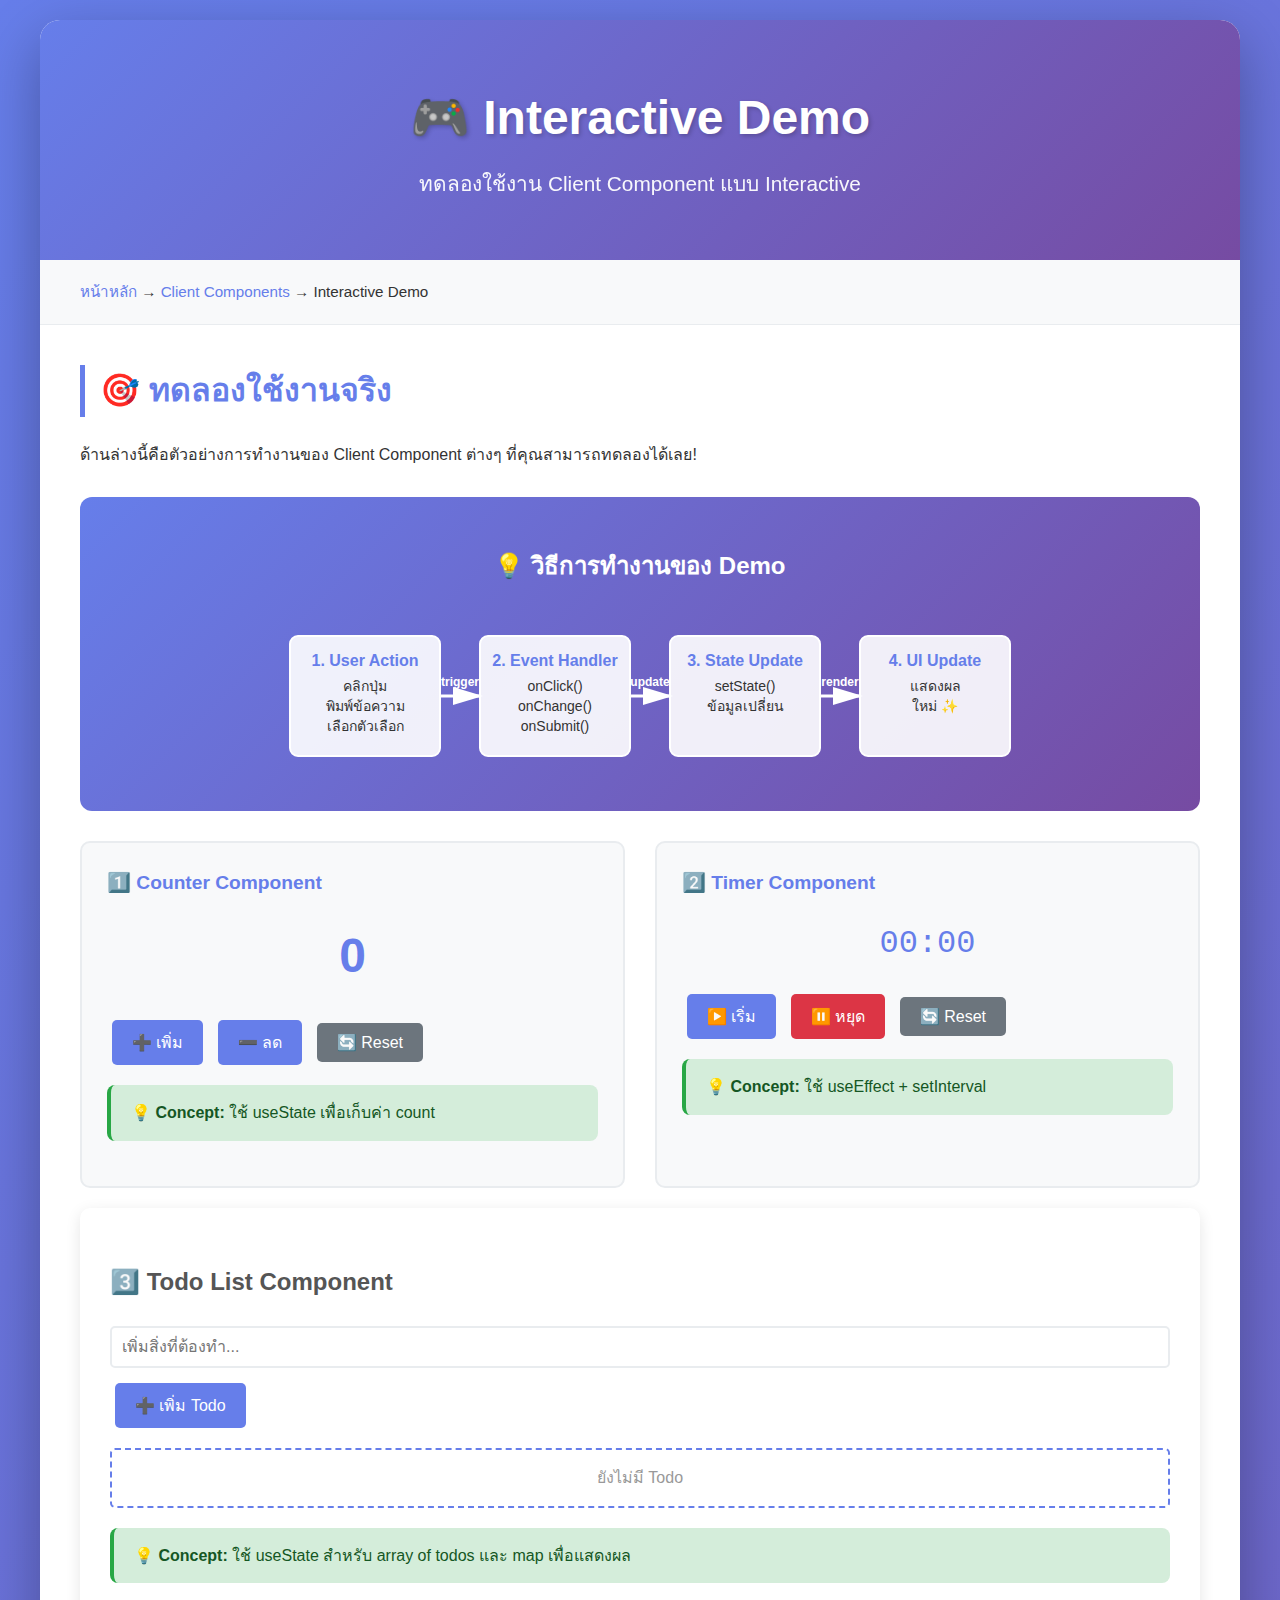
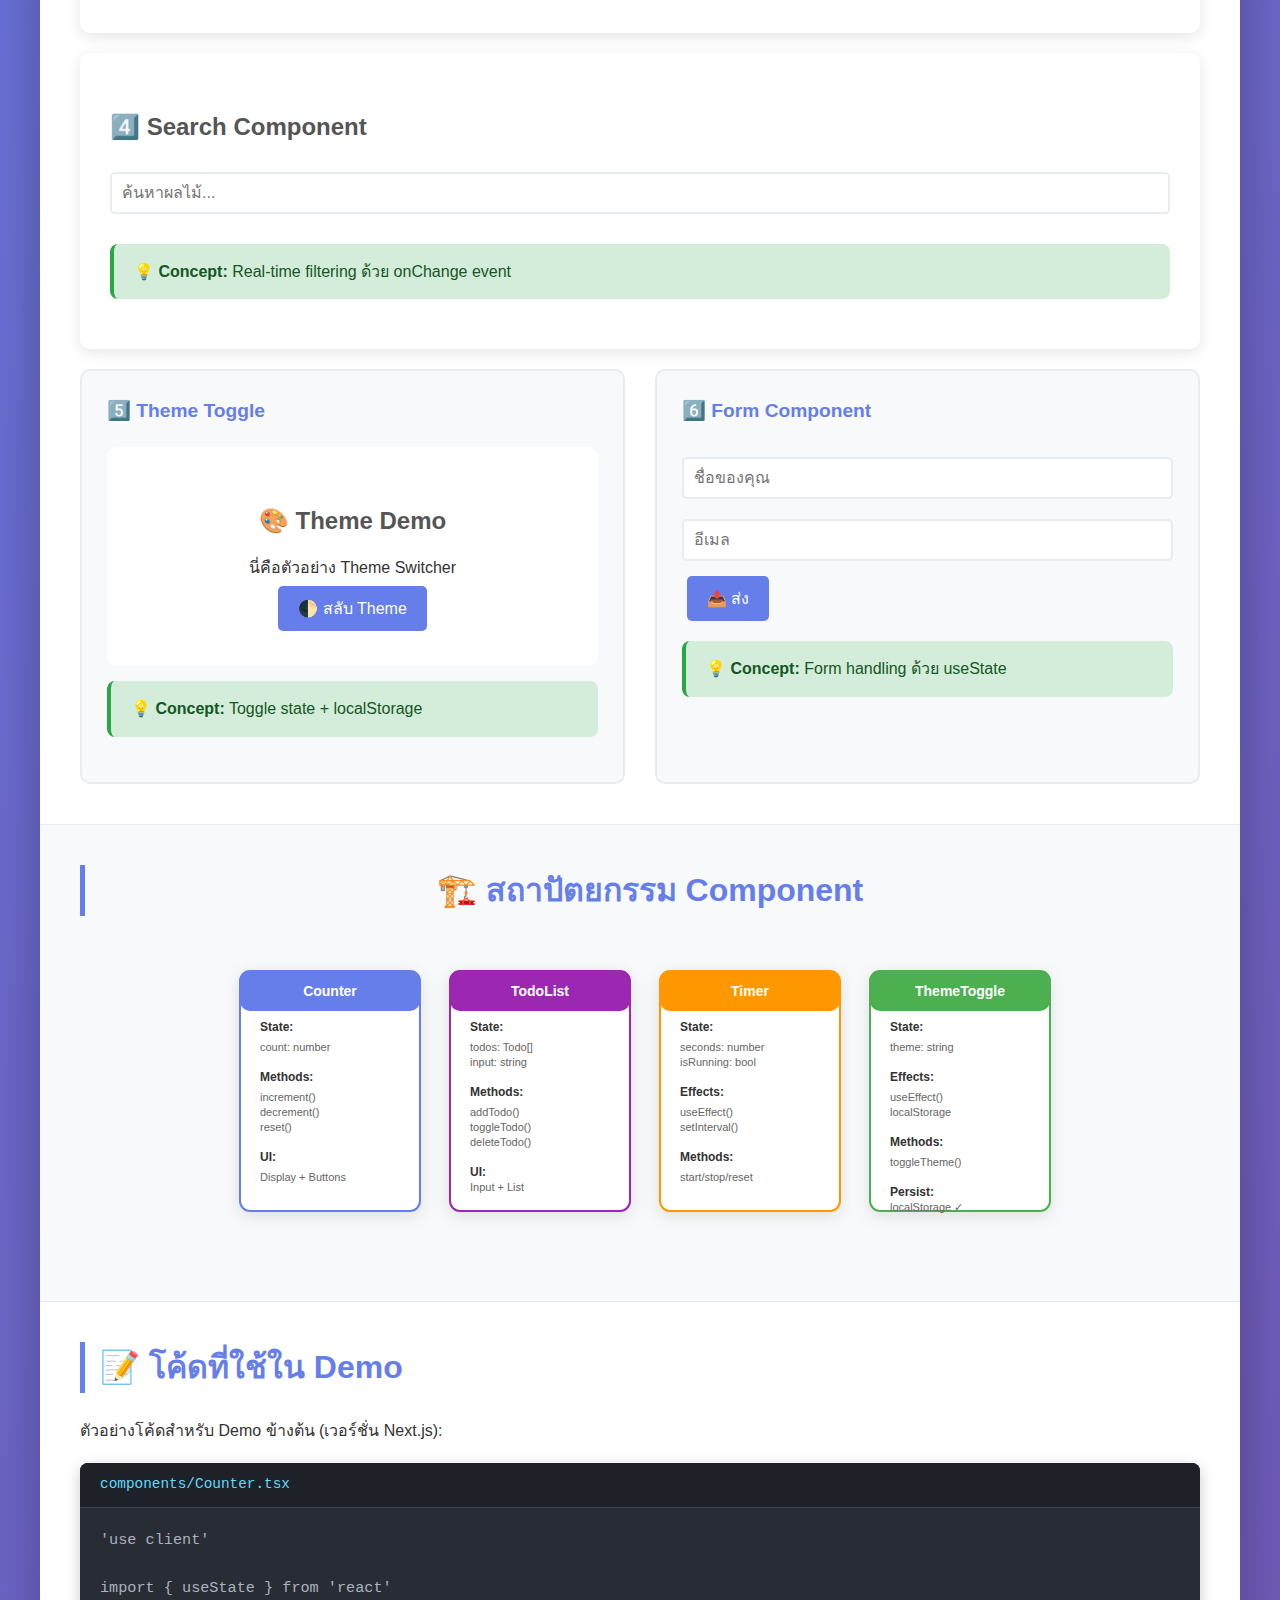
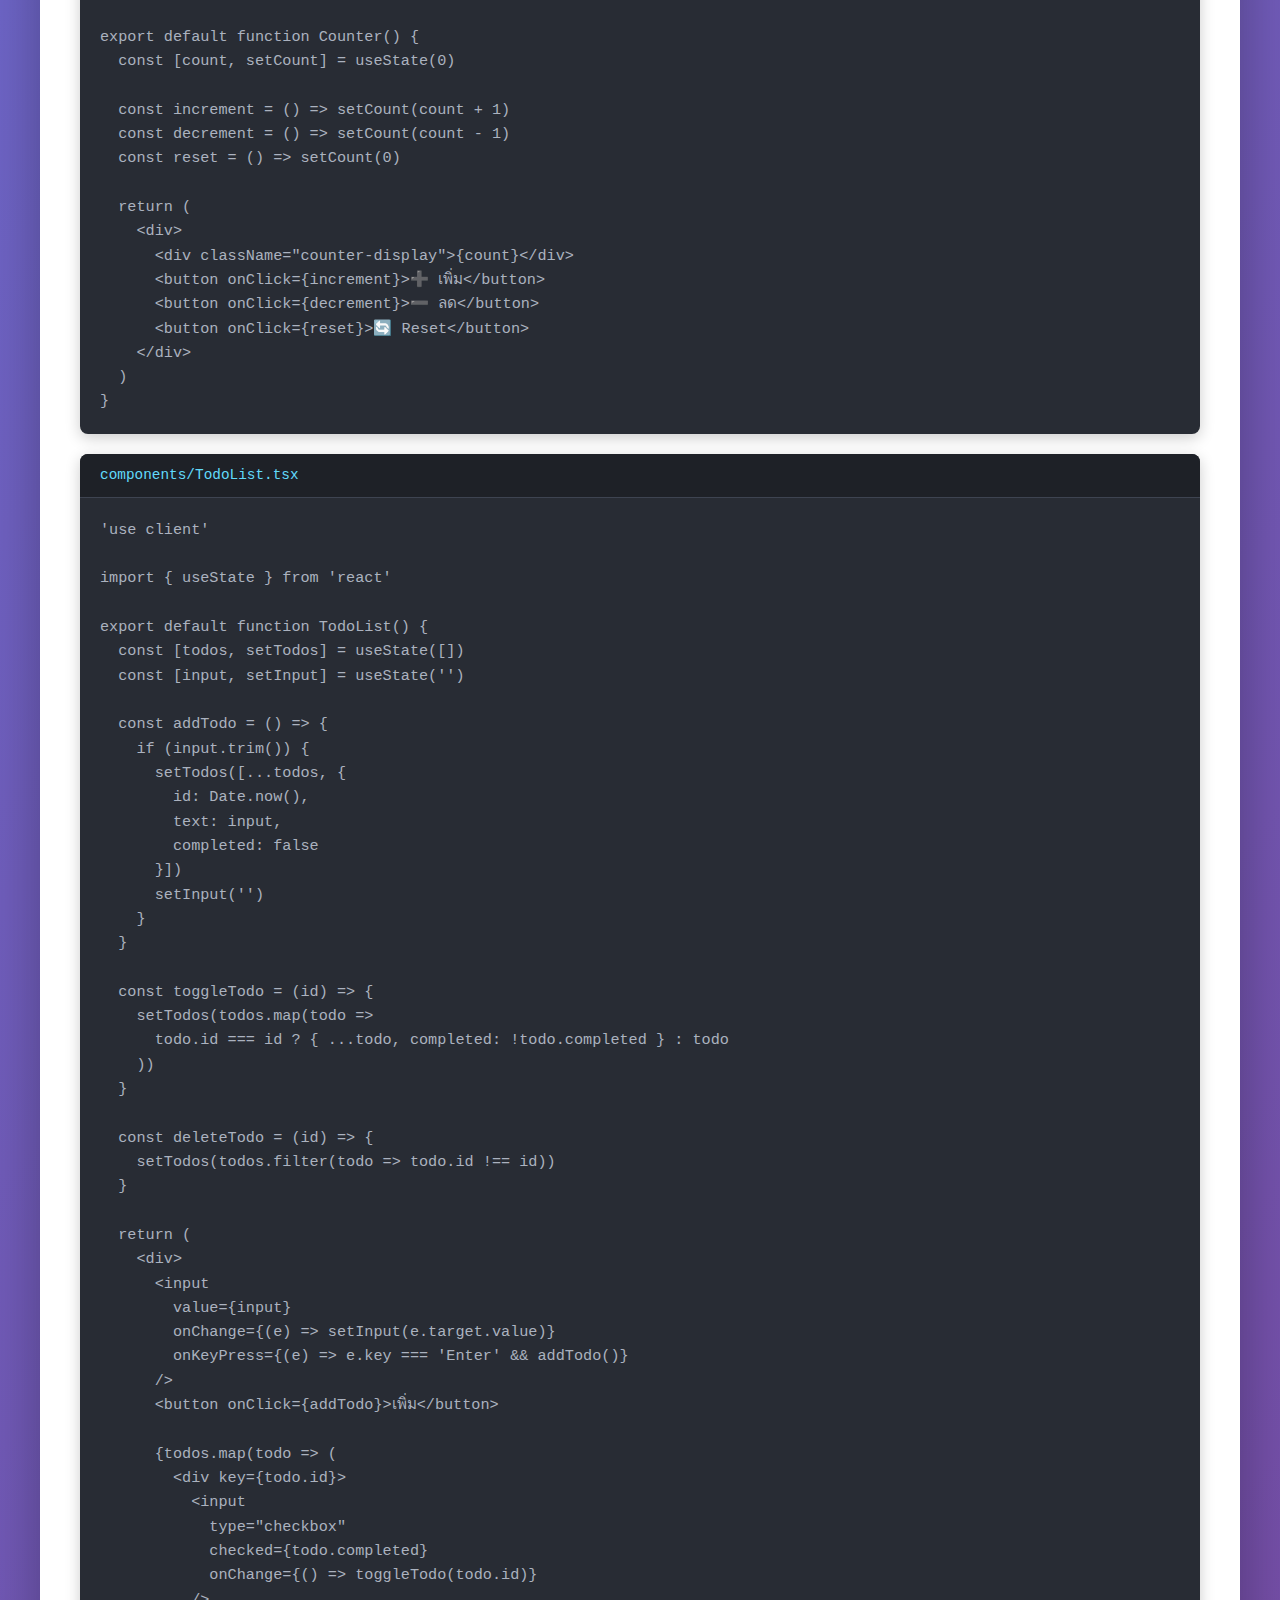
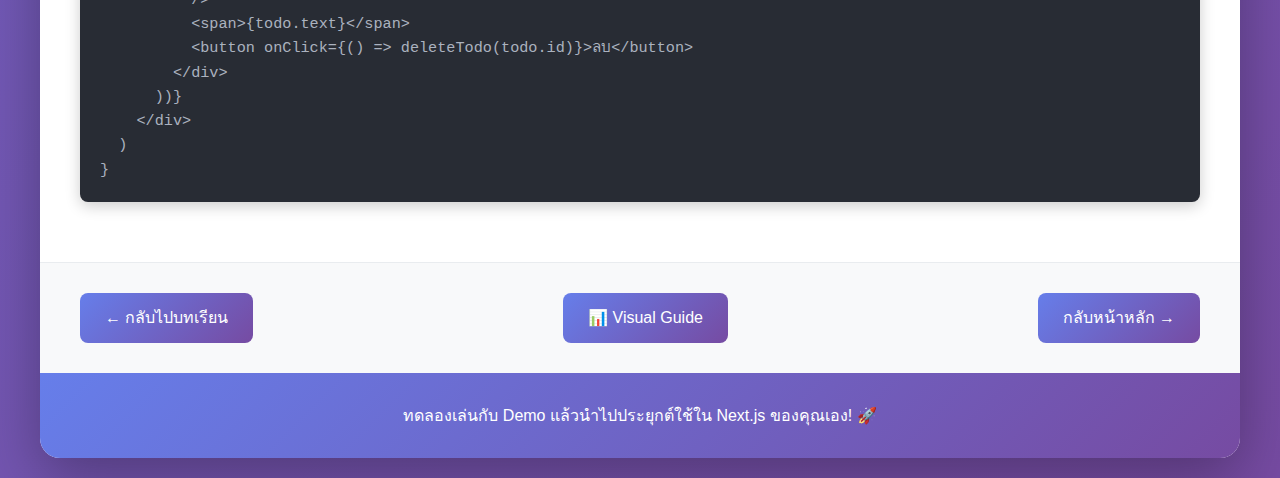
<file: 05-nextjs-client-components/interactive-demo.html>
<!DOCTYPE html>
<html lang="th">
<head>
    <meta charset="UTF-8">
    <meta name="viewport" content="width=device-width, initial-scale=1.0">
    <title>Interactive Demo - Client Components</title>
    <link rel="stylesheet" href="styles.css">
    <style>
        .demo-section {
            background: white;
            padding: 30px;
            margin: 20px 0;
            border-radius: 10px;
            box-shadow: 0 4px 15px rgba(0, 0, 0, 0.1);
        }

        .demo-container {
            display: grid;
            grid-template-columns: 1fr 1fr;
            gap: 30px;
            margin-top: 20px;
        }

        .demo-box {
            background: #f8f9fa;
            padding: 25px;
            border-radius: 10px;
            border: 2px solid #e9ecef;
        }

        .demo-box h4 {
            color: #667eea;
            margin-top: 0;
            margin-bottom: 20px;
            font-size: 1.2em;
        }

        .demo-controls {
            margin: 15px 0;
        }

        .demo-input {
            width: 100%;
            padding: 10px;
            border: 2px solid #e9ecef;
            border-radius: 5px;
            font-size: 1em;
            margin: 10px 0;
            transition: border-color 0.3s;
        }

        .demo-input:focus {
            outline: none;
            border-color: #667eea;
        }

        .demo-button {
            background: #667eea;
            color: white;
            border: none;
            padding: 10px 20px;
            border-radius: 5px;
            cursor: pointer;
            font-size: 1em;
            margin: 5px;
            transition: background 0.3s, transform 0.2s;
        }

        .demo-button:hover {
            background: #764ba2;
            transform: translateY(-2px);
        }

        .demo-button:active {
            transform: translateY(0);
        }

        .demo-button.secondary {
            background: #6c757d;
        }

        .demo-button.secondary:hover {
            background: #5a6268;
        }

        .demo-button.danger {
            background: #dc3545;
        }

        .demo-button.danger:hover {
            background: #c82333;
        }

        .demo-output {
            background: white;
            padding: 15px;
            border-radius: 5px;
            margin: 15px 0;
            min-height: 50px;
            border: 2px dashed #667eea;
        }

        .counter-display {
            font-size: 3em;
            text-align: center;
            color: #667eea;
            margin: 20px 0;
            font-weight: bold;
        }

        .todo-item {
            background: white;
            padding: 12px;
            margin: 8px 0;
            border-radius: 5px;
            display: flex;
            align-items: center;
            gap: 10px;
            border: 1px solid #e9ecef;
            transition: background 0.2s;
        }

        .todo-item:hover {
            background: #f8f9fa;
        }

        .todo-item.completed {
            opacity: 0.6;
        }

        .todo-item.completed .todo-text {
            text-decoration: line-through;
        }

        .todo-text {
            flex: 1;
        }

        .todo-checkbox {
            width: 20px;
            height: 20px;
            cursor: pointer;
        }

        .timer-display {
            font-size: 2em;
            text-align: center;
            color: #667eea;
            margin: 20px 0;
            font-family: 'Courier New', monospace;
        }

        .theme-demo {
            padding: 30px;
            border-radius: 10px;
            transition: all 0.3s;
            text-align: center;
        }

        .theme-demo.light {
            background: #ffffff;
            color: #333333;
        }

        .theme-demo.dark {
            background: #1a1a1a;
            color: #ffffff;
        }

        .search-results {
            margin-top: 15px;
        }

        .search-result-item {
            background: white;
            padding: 10px;
            margin: 5px 0;
            border-radius: 5px;
            border-left: 3px solid #667eea;
        }

        @media (max-width: 768px) {
            .demo-container {
                grid-template-columns: 1fr;
            }
        }
    </style>
</head>
<body>
    <div class="container">
        <header>
            <h1>🎮 Interactive Demo</h1>
            <p class="subtitle">ทดลองใช้งาน Client Component แบบ Interactive</p>
        </header>

        <nav class="breadcrumb">
            <a href="../index.html">หน้าหลัก</a> → 
            <a href="index.html">Client Components</a> →
            <span>Interactive Demo</span>
        </nav>

        <div class="content-section">
            <h2>🎯 ทดลองใช้งานจริง</h2>
            <p>ด้านล่างนี้คือตัวอย่างการทำงานของ Client Component ต่างๆ ที่คุณสามารถทดลองได้เลย!</p>

            <!-- Visual Guide -->
            <div style="background: linear-gradient(135deg, #667eea 0%, #764ba2 100%); padding: 25px; border-radius: 12px; margin: 30px 0; color: white;">
                <h3 style="text-align: center; margin-bottom: 20px; color: white;">💡 วิธีการทำงานของ Demo</h3>
                <svg width="100%" height="180" viewBox="0 0 800 180" style="max-width: 800px; margin: 0 auto; display: block;">
                    <!-- User Action -->
                    <rect x="50" y="30" width="150" height="120" fill="rgba(255,255,255,0.9)" stroke="white" stroke-width="2" rx="8"/>
                    <text x="125" y="60" text-anchor="middle" font-size="16" font-weight="bold" fill="#667eea">1. User Action</text>
                    <text x="125" y="85" text-anchor="middle" font-size="14" fill="#333">คลิกปุ่ม</text>
                    <text x="125" y="105" text-anchor="middle" font-size="14" fill="#333">พิมพ์ข้อความ</text>
                    <text x="125" y="125" text-anchor="middle" font-size="14" fill="#333">เลือกตัวเลือก</text>
                    
                    <!-- Arrow 1 -->
                    <path d="M 200 90 L 240 90" stroke="white" stroke-width="3" marker-end="url(#arrow-white)"/>
                    <text x="220" y="80" text-anchor="middle" font-size="12" fill="white" font-weight="bold">trigger</text>
                    
                    <!-- Event Handler -->
                    <rect x="240" y="30" width="150" height="120" fill="rgba(255,255,255,0.9)" stroke="white" stroke-width="2" rx="8"/>
                    <text x="315" y="60" text-anchor="middle" font-size="16" font-weight="bold" fill="#667eea">2. Event Handler</text>
                    <text x="315" y="85" text-anchor="middle" font-size="14" fill="#333">onClick()</text>
                    <text x="315" y="105" text-anchor="middle" font-size="14" fill="#333">onChange()</text>
                    <text x="315" y="125" text-anchor="middle" font-size="14" fill="#333">onSubmit()</text>
                    
                    <!-- Arrow 2 -->
                    <path d="M 390 90 L 430 90" stroke="white" stroke-width="3" marker-end="url(#arrow-white)"/>
                    <text x="410" y="80" text-anchor="middle" font-size="12" fill="white" font-weight="bold">update</text>
                    
                    <!-- State Update -->
                    <rect x="430" y="30" width="150" height="120" fill="rgba(255,255,255,0.9)" stroke="white" stroke-width="2" rx="8"/>
                    <text x="505" y="60" text-anchor="middle" font-size="16" font-weight="bold" fill="#667eea">3. State Update</text>
                    <text x="505" y="85" text-anchor="middle" font-size="14" fill="#333">setState()</text>
                    <text x="505" y="105" text-anchor="middle" font-size="14" fill="#333">ข้อมูลเปลี่ยน</text>
                    
                    <!-- Arrow 3 -->
                    <path d="M 580 90 L 620 90" stroke="white" stroke-width="3" marker-end="url(#arrow-white)"/>
                    <text x="600" y="80" text-anchor="middle" font-size="12" fill="white" font-weight="bold">render</text>
                    
                    <!-- UI Re-render -->
                    <rect x="620" y="30" width="150" height="120" fill="rgba(255,255,255,0.9)" stroke="white" stroke-width="2" rx="8"/>
                    <text x="695" y="60" text-anchor="middle" font-size="16" font-weight="bold" fill="#667eea">4. UI Update</text>
                    <text x="695" y="85" text-anchor="middle" font-size="14" fill="#333">แสดงผล</text>
                    <text x="695" y="105" text-anchor="middle" font-size="14" fill="#333">ใหม่ ✨</text>
                    
                    <defs>
                        <marker id="arrow-white" markerWidth="10" markerHeight="10" refX="9" refY="3" orient="auto">
                            <polygon points="0 0, 10 3, 0 6" fill="white" />
                        </marker>
                    </defs>
                </svg>
            </div>

            <div class="demo-container">
                <!-- Demo 1: Counter -->
                <div class="demo-box">
                    <h4>1️⃣ Counter Component</h4>
                    <div class="counter-display" id="counter">0</div>
                    <div class="demo-controls">
                        <button class="demo-button" onclick="increment()">➕ เพิ่ม</button>
                        <button class="demo-button" onclick="decrement()">➖ ลด</button>
                        <button class="demo-button secondary" onclick="reset()">🔄 Reset</button>
                    </div>
                    <div class="highlight-box success" style="margin-top: 15px;">
                        <strong>💡 Concept:</strong> ใช้ useState เพื่อเก็บค่า count
                    </div>
                </div>

                <!-- Demo 2: Timer -->
                <div class="demo-box">
                    <h4>2️⃣ Timer Component</h4>
                    <div class="timer-display" id="timer">00:00</div>
                    <div class="demo-controls">
                        <button class="demo-button" onclick="startTimer()">▶️ เริ่ม</button>
                        <button class="demo-button danger" onclick="stopTimer()">⏸️ หยุด</button>
                        <button class="demo-button secondary" onclick="resetTimer()">🔄 Reset</button>
                    </div>
                    <div class="highlight-box success" style="margin-top: 15px;">
                        <strong>💡 Concept:</strong> ใช้ useEffect + setInterval
                    </div>
                </div>
            </div>

            <div class="demo-section">
                <h3>3️⃣ Todo List Component</h3>
                <div class="demo-controls">
                    <input 
                        type="text" 
                        id="todoInput" 
                        class="demo-input" 
                        placeholder="เพิ่มสิ่งที่ต้องทำ..."
                        onkeypress="if(event.key==='Enter') addTodo()"
                    >
                    <button class="demo-button" onclick="addTodo()">➕ เพิ่ม Todo</button>
                </div>
                <div id="todoList" class="demo-output">
                    <p style="text-align: center; color: #999;">ยังไม่มี Todo</p>
                </div>
                <div class="highlight-box success">
                    <strong>💡 Concept:</strong> ใช้ useState สำหรับ array of todos และ map เพื่อแสดงผล
                </div>
            </div>

            <div class="demo-section">
                <h3>4️⃣ Search Component</h3>
                <div class="demo-controls">
                    <input 
                        type="text" 
                        id="searchInput" 
                        class="demo-input" 
                        placeholder="ค้นหาผลไม้..."
                        oninput="handleSearch()"
                    >
                </div>
                <div id="searchResults" class="search-results"></div>
                <div class="highlight-box success">
                    <strong>💡 Concept:</strong> Real-time filtering ด้วย onChange event
                </div>
            </div>

            <div class="demo-container">
                <!-- Demo 5: Theme Toggle -->
                <div class="demo-box">
                    <h4>5️⃣ Theme Toggle</h4>
                    <div id="themeDemo" class="theme-demo light">
                        <h3>🎨 Theme Demo</h3>
                        <p>นี่คือตัวอย่าง Theme Switcher</p>
                        <button class="demo-button" onclick="toggleTheme()">
                            🌓 สลับ Theme
                        </button>
                    </div>
                    <div class="highlight-box success" style="margin-top: 15px;">
                        <strong>💡 Concept:</strong> Toggle state + localStorage
                    </div>
                </div>

                <!-- Demo 6: Form -->
                <div class="demo-box">
                    <h4>6️⃣ Form Component</h4>
                    <input 
                        type="text" 
                        id="nameInput" 
                        class="demo-input" 
                        placeholder="ชื่อของคุณ"
                    >
                    <input 
                        type="email" 
                        id="emailInput" 
                        class="demo-input" 
                        placeholder="อีเมล"
                    >
                    <button class="demo-button" onclick="submitForm()">📤 ส่ง</button>
                    <div id="formOutput" class="demo-output" style="display: none;"></div>
                    <div class="highlight-box success" style="margin-top: 15px;">
                        <strong>💡 Concept:</strong> Form handling ด้วย useState
                    </div>
                </div>
            </div>
        </div>

        <!-- Visual Component Architecture -->
        <div class="content-section" style="background: #f8f9fa;">
            <h2 style="text-align: center;">🏗️ สถาปัตยกรรม Component</h2>
            <svg width="100%" height="300" viewBox="0 0 900 300" style="max-width: 900px; margin: 20px auto; display: block;">
                <!-- Counter Component -->
                <rect x="50" y="30" width="180" height="240" fill="#fff" stroke="#667eea" stroke-width="2" rx="10" style="filter: drop-shadow(0 4px 8px rgba(0,0,0,0.1));"/>
                <rect x="50" y="30" width="180" height="40" fill="#667eea" rx="10"/>
                <text x="140" y="55" text-anchor="middle" font-size="14" font-weight="bold" fill="white">Counter</text>
                
                <text x="70" y="90" font-size="12" fill="#333" font-weight="bold">State:</text>
                <text x="70" y="110" font-size="11" fill="#666">count: number</text>
                
                <text x="70" y="140" font-size="12" fill="#333" font-weight="bold">Methods:</text>
                <text x="70" y="160" font-size="11" fill="#666">increment()</text>
                <text x="70" y="175" font-size="11" fill="#666">decrement()</text>
                <text x="70" y="190" font-size="11" fill="#666">reset()</text>
                
                <text x="70" y="220" font-size="12" fill="#333" font-weight="bold">UI:</text>
                <text x="70" y="240" font-size="11" fill="#666">Display + Buttons</text>
                
                <!-- Todo Component -->
                <rect x="260" y="30" width="180" height="240" fill="#fff" stroke="#9c27b0" stroke-width="2" rx="10" style="filter: drop-shadow(0 4px 8px rgba(0,0,0,0.1));"/>
                <rect x="260" y="30" width="180" height="40" fill="#9c27b0" rx="10"/>
                <text x="350" y="55" text-anchor="middle" font-size="14" font-weight="bold" fill="white">TodoList</text>
                
                <text x="280" y="90" font-size="12" fill="#333" font-weight="bold">State:</text>
                <text x="280" y="110" font-size="11" fill="#666">todos: Todo[]</text>
                <text x="280" y="125" font-size="11" fill="#666">input: string</text>
                
                <text x="280" y="155" font-size="12" fill="#333" font-weight="bold">Methods:</text>
                <text x="280" y="175" font-size="11" fill="#666">addTodo()</text>
                <text x="280" y="190" font-size="11" fill="#666">toggleTodo()</text>
                <text x="280" y="205" font-size="11" fill="#666">deleteTodo()</text>
                
                <text x="280" y="235" font-size="12" fill="#333" font-weight="bold">UI:</text>
                <text x="280" y="250" font-size="11" fill="#666">Input + List</text>
                
                <!-- Timer Component -->
                <rect x="470" y="30" width="180" height="240" fill="#fff" stroke="#ff9800" stroke-width="2" rx="10" style="filter: drop-shadow(0 4px 8px rgba(0,0,0,0.1));"/>
                <rect x="470" y="30" width="180" height="40" fill="#ff9800" rx="10"/>
                <text x="560" y="55" text-anchor="middle" font-size="14" font-weight="bold" fill="white">Timer</text>
                
                <text x="490" y="90" font-size="12" fill="#333" font-weight="bold">State:</text>
                <text x="490" y="110" font-size="11" fill="#666">seconds: number</text>
                <text x="490" y="125" font-size="11" fill="#666">isRunning: bool</text>
                
                <text x="490" y="155" font-size="12" fill="#333" font-weight="bold">Effects:</text>
                <text x="490" y="175" font-size="11" fill="#666">useEffect()</text>
                <text x="490" y="190" font-size="11" fill="#666">setInterval()</text>
                
                <text x="490" y="220" font-size="12" fill="#333" font-weight="bold">Methods:</text>
                <text x="490" y="240" font-size="11" fill="#666">start/stop/reset</text>
                
                <!-- Theme Component -->
                <rect x="680" y="30" width="180" height="240" fill="#fff" stroke="#4caf50" stroke-width="2" rx="10" style="filter: drop-shadow(0 4px 8px rgba(0,0,0,0.1));"/>
                <rect x="680" y="30" width="180" height="40" fill="#4caf50" rx="10"/>
                <text x="770" y="55" text-anchor="middle" font-size="14" font-weight="bold" fill="white">ThemeToggle</text>
                
                <text x="700" y="90" font-size="12" fill="#333" font-weight="bold">State:</text>
                <text x="700" y="110" font-size="11" fill="#666">theme: string</text>
                
                <text x="700" y="140" font-size="12" fill="#333" font-weight="bold">Effects:</text>
                <text x="700" y="160" font-size="11" fill="#666">useEffect()</text>
                <text x="700" y="175" font-size="11" fill="#666">localStorage</text>
                
                <text x="700" y="205" font-size="12" fill="#333" font-weight="bold">Methods:</text>
                <text x="700" y="225" font-size="11" fill="#666">toggleTheme()</text>
                
                <text x="700" y="255" font-size="12" fill="#333" font-weight="bold">Persist:</text>
                <text x="700" y="270" font-size="11" fill="#666">localStorage ✓</text>
            </svg>
        </div>

        <!-- Code Examples Section -->
        <div class="content-section">
            <h2>📝 โค้ดที่ใช้ใน Demo</h2>
            <p>ตัวอย่างโค้ดสำหรับ Demo ข้างต้น (เวอร์ชั่น Next.js):</p>

            <div class="code-block">
                <div class="code-header">
                    <span class="filename">components/Counter.tsx</span>
                </div>
                <pre><code>'use client'

import { useState } from 'react'

export default function Counter() {
  const [count, setCount] = useState(0)

  const increment = () => setCount(count + 1)
  const decrement = () => setCount(count - 1)
  const reset = () => setCount(0)

  return (
    &lt;div&gt;
      &lt;div className="counter-display"&gt;{count}&lt;/div&gt;
      &lt;button onClick={increment}&gt;➕ เพิ่ม&lt;/button&gt;
      &lt;button onClick={decrement}&gt;➖ ลด&lt;/button&gt;
      &lt;button onClick={reset}&gt;🔄 Reset&lt;/button&gt;
    &lt;/div&gt;
  )
}</code></pre>
            </div>

            <div class="code-block">
                <div class="code-header">
                    <span class="filename">components/TodoList.tsx</span>
                </div>
                <pre><code>'use client'

import { useState } from 'react'

export default function TodoList() {
  const [todos, setTodos] = useState([])
  const [input, setInput] = useState('')

  const addTodo = () => {
    if (input.trim()) {
      setTodos([...todos, {
        id: Date.now(),
        text: input,
        completed: false
      }])
      setInput('')
    }
  }

  const toggleTodo = (id) => {
    setTodos(todos.map(todo =>
      todo.id === id ? { ...todo, completed: !todo.completed } : todo
    ))
  }

  const deleteTodo = (id) => {
    setTodos(todos.filter(todo => todo.id !== id))
  }

  return (
    &lt;div&gt;
      &lt;input
        value={input}
        onChange={(e) => setInput(e.target.value)}
        onKeyPress={(e) => e.key === 'Enter' && addTodo()}
      /&gt;
      &lt;button onClick={addTodo}&gt;เพิ่ม&lt;/button&gt;
      
      {todos.map(todo => (
        &lt;div key={todo.id}&gt;
          &lt;input
            type="checkbox"
            checked={todo.completed}
            onChange={() => toggleTodo(todo.id)}
          /&gt;
          &lt;span&gt;{todo.text}&lt;/span&gt;
          &lt;button onClick={() => deleteTodo(todo.id)}&gt;ลบ&lt;/button&gt;
        &lt;/div&gt;
      ))}
    &lt;/div&gt;
  )
}</code></pre>
            </div>
        </div>

        <nav class="bottom-nav">
            <a href="index.html" class="nav-btn">← กลับไปบทเรียน</a>
            <a href="diagrams-guide.html" class="nav-btn">📊 Visual Guide</a>
            <a href="../index.html" class="nav-btn">กลับหน้าหลัก →</a>
        </nav>

        <footer>
            <p>ทดลองเล่นกับ Demo แล้วนำไปประยุกต์ใช้ใน Next.js ของคุณเอง! 🚀</p>
        </footer>
    </div>

    <script>
        // Counter Demo
        let count = 0;
        function increment() {
            count++;
            document.getElementById('counter').textContent = count;
        }
        function decrement() {
            count--;
            document.getElementById('counter').textContent = count;
        }
        function reset() {
            count = 0;
            document.getElementById('counter').textContent = count;
        }

        // Timer Demo
        let seconds = 0;
        let timerInterval = null;
        function startTimer() {
            if (!timerInterval) {
                timerInterval = setInterval(() => {
                    seconds++;
                    updateTimerDisplay();
                }, 1000);
            }
        }
        function stopTimer() {
            if (timerInterval) {
                clearInterval(timerInterval);
                timerInterval = null;
            }
        }
        function resetTimer() {
            stopTimer();
            seconds = 0;
            updateTimerDisplay();
        }
        function updateTimerDisplay() {
            const mins = Math.floor(seconds / 60).toString().padStart(2, '0');
            const secs = (seconds % 60).toString().padStart(2, '0');
            document.getElementById('timer').textContent = `${mins}:${secs}`;
        }

        // Todo Demo
        let todos = [];
        function addTodo() {
            const input = document.getElementById('todoInput');
            const text = input.value.trim();
            if (text) {
                todos.push({
                    id: Date.now(),
                    text: text,
                    completed: false
                });
                input.value = '';
                renderTodos();
            }
        }
        function toggleTodo(id) {
            todos = todos.map(todo =>
                todo.id === id ? { ...todo, completed: !todo.completed } : todo
            );
            renderTodos();
        }
        function deleteTodo(id) {
            todos = todos.filter(todo => todo.id !== id);
            renderTodos();
        }
        function renderTodos() {
            const container = document.getElementById('todoList');
            if (todos.length === 0) {
                container.innerHTML = '<p style="text-align: center; color: #999;">ยังไม่มี Todo</p>';
                return;
            }
            container.innerHTML = todos.map(todo => `
                <div class="todo-item ${todo.completed ? 'completed' : ''}">
                    <input 
                        type="checkbox" 
                        class="todo-checkbox"
                        ${todo.completed ? 'checked' : ''}
                        onchange="toggleTodo(${todo.id})"
                    >
                    <span class="todo-text">${todo.text}</span>
                    <button class="demo-button danger" onclick="deleteTodo(${todo.id})">🗑️</button>
                </div>
            `).join('');
        }

        // Search Demo
        const fruits = [
            'แอปเปิ้ล', 'กล้วย', 'ส้ม', 'มะม่วง', 'สตรอว์เบอร์รี',
            'องุ่น', 'แตงโม', 'สับปะรด', 'มะละกอ', 'ทุเรียน'
        ];
        function handleSearch() {
            const input = document.getElementById('searchInput').value.toLowerCase();
            const results = fruits.filter(fruit => fruit.toLowerCase().includes(input));
            const container = document.getElementById('searchResults');
            
            if (!input) {
                container.innerHTML = '';
                return;
            }
            
            if (results.length === 0) {
                container.innerHTML = '<p style="color: #999;">ไม่พบผลลัพธ์</p>';
                return;
            }
            
            container.innerHTML = results.map(fruit => 
                `<div class="search-result-item">${fruit}</div>`
            ).join('');
        }

        // Theme Toggle Demo
        let currentTheme = 'light';
        function toggleTheme() {
            currentTheme = currentTheme === 'light' ? 'dark' : 'light';
            const themeDemo = document.getElementById('themeDemo');
            themeDemo.className = `theme-demo ${currentTheme}`;
            // จำลองการบันทึกลง localStorage
            localStorage.setItem('theme', currentTheme);
        }
        // โหลด theme จาก localStorage
        window.addEventListener('DOMContentLoaded', () => {
            const savedTheme = localStorage.getItem('theme');
            if (savedTheme) {
                currentTheme = savedTheme;
                document.getElementById('themeDemo').className = `theme-demo ${currentTheme}`;
            }
        });

        // Form Demo
        function submitForm() {
            const name = document.getElementById('nameInput').value;
            const email = document.getElementById('emailInput').value;
            const output = document.getElementById('formOutput');
            
            if (name && email) {
                output.style.display = 'block';
                output.innerHTML = `
                    <h4>✅ ส่งข้อมูลสำเร็จ!</h4>
                    <p><strong>ชื่อ:</strong> ${name}</p>
                    <p><strong>อีเมล:</strong> ${email}</p>
                `;
                document.getElementById('nameInput').value = '';
                document.getElementById('emailInput').value = '';
            } else {
                alert('กรุณากรอกข้อมูลให้ครบถ้วน');
            }
        }
    </script>
</body>
</html>
</file>
<file: 03-examples/styles/example.css>
/*
  ==========================================
  ตัวอย่างเว็บไซต์สมบูรณ์
  ==========================================
  ไฟล์นี้แสดงการใช้ HTML + CSS ร่วมกัน
  เพื่อสร้างหน้าเว็บ Portfolio จริง
*/

/* ===== CSS RESET & BASE ===== */
* {
  margin: 0;
  padding: 0;
  box-sizing: border-box;
}

html {
  scroll-behavior: smooth;
}

body {
  font-family: 'Segoe UI', Tahoma, Geneva, Verdana, sans-serif;
  line-height: 1.6;
  color: #333;
  background-color: #ffffff;
}

/* ===== CSS VARIABLES ===== */
:root {
  --primary-color: #6366f1;
  --secondary-color: #8b5cf6;
  --accent-color: #ec4899;
  --text-dark: #1f2937;
  --text-light: #6b7280;
  --bg-light: #f9fafb;
  --white: #ffffff;
  --shadow: 0 4px 6px rgba(0, 0, 0, 0.1);
  --shadow-lg: 0 10px 25px rgba(0, 0, 0, 0.15);
  --radius: 12px;
  --transition: all 0.3s ease;
}

/* ===== CONTAINER ===== */
.container {
  max-width: 1200px;
  margin: 0 auto;
  padding: 0 20px;
}

/* ===== NAVIGATION ===== */
.navbar {
  background-color: var(--white);
  box-shadow: var(--shadow);
  position: fixed;
  width: 100%;
  top: 0;
  z-index: 1000;
}

.navbar .container {
  display: flex;
  justify-content: space-between;
  align-items: center;
  padding: 1rem 20px;
}

.logo h2 {
  color: var(--primary-color);
  font-size: 24px;
}

.nav-menu {
  display: flex;
  list-style: none;
  gap: 2rem;
}

.nav-menu a {
  color: var(--text-dark);
  text-decoration: none;
  font-weight: 500;
  transition: var(--transition);
  padding: 0.5rem 1rem;
  border-radius: 8px;
}

.nav-menu a:hover {
  color: var(--primary-color);
  background-color: rgba(99, 102, 241, 0.1);
}

/* ===== HERO SECTION ===== */
.hero {
  background: linear-gradient(135deg, var(--primary-color) 0%, var(--secondary-color) 100%);
  color: var(--white);
  padding-top: 80px;
  min-height: 100vh;
  display: flex;
  flex-direction: column;
  justify-content: center;
  align-items: center;
  text-align: center;
  position: relative;
  overflow: hidden;
}

.hero::before {
  content: '';
  position: absolute;
  top: 0;
  left: 0;
  right: 0;
  bottom: 0;
  background: url('data:image/svg+xml,<svg xmlns="http://www.w3.org/2000/svg" viewBox="0 0 1440 320"><path fill="rgba(255,255,255,0.1)" d="M0,96L48,112C96,128,192,160,288,160C384,160,480,128,576,122.7C672,117,768,139,864,138.7C960,139,1056,117,1152,101.3C1248,85,1344,75,1392,69.3L1440,64L1440,320L1392,320C1344,320,1248,320,1152,320C1056,320,960,320,864,320C768,320,672,320,576,320C480,320,384,320,288,320C192,320,96,320,48,320L0,320Z"></path></svg>') no-repeat bottom;
  background-size: cover;
  opacity: 0.3;
}

.hero-content {
  position: relative;
  z-index: 1;
  max-width: 800px;
  padding: 2rem;
}

.hero h1 {
  font-size: 3.5rem;
  margin-bottom: 1rem;
  animation: fadeInUp 0.8s ease;
}

.highlight {
  color: var(--accent-color);
  text-shadow: 2px 2px 4px rgba(0, 0, 0, 0.2);
}

.hero-description {
  font-size: 1.5rem;
  margin-bottom: 2rem;
  opacity: 0.95;
  animation: fadeInUp 0.8s ease 0.2s backwards;
}

/* ===== BUTTONS ===== */
.btn {
  display: inline-block;
  padding: 1rem 2rem;
  border-radius: var(--radius);
  font-weight: 600;
  text-decoration: none;
  transition: var(--transition);
  cursor: pointer;
  border: none;
  font-size: 1rem;
}

.btn-primary {
  background-color: var(--accent-color);
  color: var(--white);
  box-shadow: var(--shadow);
  animation: fadeInUp 0.8s ease 0.4s backwards;
}

.btn-primary:hover {
  transform: translateY(-3px);
  box-shadow: var(--shadow-lg);
  background-color: #db2777;
}

.btn-secondary {
  background-color: transparent;
  color: var(--primary-color);
  border: 2px solid var(--primary-color);
}

.btn-secondary:hover {
  background-color: var(--primary-color);
  color: var(--white);
}

/* ===== SECTIONS ===== */
.section {
  padding: 5rem 0;
}

.section-alt {
  background-color: var(--bg-light);
}

.section-title {
  font-size: 2.5rem;
  text-align: center;
  margin-bottom: 3rem;
  color: var(--text-dark);
  position: relative;
  padding-bottom: 1rem;
}

.section-title::after {
  content: '';
  position: absolute;
  bottom: 0;
  left: 50%;
  transform: translateX(-50%);
  width: 80px;
  height: 4px;
  background: linear-gradient(to right, var(--primary-color), var(--accent-color));
  border-radius: 2px;
}

/* ===== ABOUT SECTION ===== */
.about-content {
  display: flex;
  gap: 3rem;
  align-items: center;
}

.about-image {
  flex: 1;
}

.image-placeholder {
  width: 300px;
  height: 300px;
  background: linear-gradient(135deg, var(--primary-color), var(--secondary-color));
  border-radius: 50%;
  display: flex;
  align-items: center;
  justify-content: center;
  font-size: 120px;
  box-shadow: var(--shadow-lg);
}

.about-text {
  flex: 1.5;
}

.about-text p {
  font-size: 1.1rem;
  color: var(--text-light);
  margin-bottom: 1.5rem;
  line-height: 1.8;
}

.stats {
  display: flex;
  gap: 2rem;
  margin-top: 2rem;
}

.stat-item {
  text-align: center;
  padding: 1.5rem;
  background-color: var(--bg-light);
  border-radius: var(--radius);
  flex: 1;
  box-shadow: var(--shadow);
  transition: var(--transition);
}

.stat-item:hover {
  transform: translateY(-5px);
  box-shadow: var(--shadow-lg);
}

.stat-item h3 {
  font-size: 2.5rem;
  color: var(--primary-color);
  margin-bottom: 0.5rem;
}

.stat-item p {
  color: var(--text-light);
  margin: 0;
}

/* ===== SKILLS SECTION ===== */
.skills-grid {
  display: grid;
  grid-template-columns: repeat(auto-fit, minmax(300px, 1fr));
  gap: 2rem;
}

.skill-card {
  background-color: var(--white);
  padding: 2rem;
  border-radius: var(--radius);
  box-shadow: var(--shadow);
  transition: var(--transition);
  text-align: center;
}

.skill-card:hover {
  transform: translateY(-10px);
  box-shadow: var(--shadow-lg);
}

.skill-icon {
  font-size: 4rem;
  margin-bottom: 1rem;
}

.skill-card h3 {
  color: var(--text-dark);
  margin-bottom: 1rem;
  font-size: 1.5rem;
}

.skill-card p {
  color: var(--text-light);
  margin-bottom: 1.5rem;
}

.progress-bar {
  background-color: #e5e7eb;
  border-radius: 50px;
  height: 25px;
  overflow: hidden;
  position: relative;
}

.progress-fill {
  background: linear-gradient(to right, var(--primary-color), var(--secondary-color));
  height: 100%;
  display: flex;
  align-items: center;
  justify-content: flex-end;
  padding-right: 10px;
  color: var(--white);
  font-weight: bold;
  font-size: 0.85rem;
  transition: width 1s ease;
}

/* ===== PROJECTS SECTION ===== */
.projects-grid {
  display: grid;
  grid-template-columns: repeat(auto-fit, minmax(320px, 1fr));
  gap: 2rem;
}

.project-card {
  background-color: var(--white);
  border-radius: var(--radius);
  overflow: hidden;
  box-shadow: var(--shadow);
  transition: var(--transition);
}

.project-card:hover {
  transform: translateY(-10px);
  box-shadow: var(--shadow-lg);
}

.project-image .image-placeholder {
  width: 100%;
  height: 200px;
  background: linear-gradient(135deg, var(--primary-color), var(--accent-color));
  display: flex;
  align-items: center;
  justify-content: center;
  font-size: 80px;
}

.project-content {
  padding: 2rem;
}

.project-content h3 {
  color: var(--text-dark);
  margin-bottom: 1rem;
  font-size: 1.5rem;
}

.project-content p {
  color: var(--text-light);
  margin-bottom: 1.5rem;
}

.project-tags {
  display: flex;
  gap: 0.5rem;
  flex-wrap: wrap;
  margin-bottom: 1.5rem;
}

.tag {
  background-color: rgba(99, 102, 241, 0.1);
  color: var(--primary-color);
  padding: 0.4rem 0.8rem;
  border-radius: 20px;
  font-size: 0.85rem;
  font-weight: 500;
}

/* ===== CONTACT SECTION ===== */
.contact-content {
  display: grid;
  grid-template-columns: 1fr 1.5fr;
  gap: 3rem;
}

.contact-info h3,
.contact-form h3 {
  color: var(--text-dark);
  margin-bottom: 2rem;
  font-size: 1.8rem;
}

.contact-item {
  display: flex;
  align-items: flex-start;
  gap: 1rem;
  margin-bottom: 2rem;
  padding: 1rem;
  background-color: var(--white);
  border-radius: var(--radius);
  box-shadow: var(--shadow);
}

.contact-item .icon {
  font-size: 2rem;
}

.contact-item h4 {
  color: var(--text-dark);
  margin-bottom: 0.5rem;
}

.contact-item p {
  color: var(--text-light);
  margin: 0;
}

.social-links {
  display: flex;
  gap: 1rem;
  margin-top: 2rem;
}

.social-link {
  padding: 0.8rem 1.5rem;
  background-color: var(--primary-color);
  color: var(--white);
  text-decoration: none;
  border-radius: var(--radius);
  transition: var(--transition);
  font-weight: 500;
}

.social-link:hover {
  background-color: var(--secondary-color);
  transform: translateY(-3px);
}

/* ===== FORM ===== */
.contact-form {
  background-color: var(--white);
  padding: 2rem;
  border-radius: var(--radius);
  box-shadow: var(--shadow);
}

.form-group {
  margin-bottom: 1.5rem;
}

.form-group label {
  display: block;
  color: var(--text-dark);
  font-weight: 500;
  margin-bottom: 0.5rem;
}

.form-group input,
.form-group textarea {
  width: 100%;
  padding: 0.8rem;
  border: 2px solid #e5e7eb;
  border-radius: 8px;
  font-family: inherit;
  font-size: 1rem;
  transition: var(--transition);
}

.form-group input:focus,
.form-group textarea:focus {
  outline: none;
  border-color: var(--primary-color);
  box-shadow: 0 0 0 3px rgba(99, 102, 241, 0.1);
}

.form-group textarea {
  resize: vertical;
}

/* ===== FOOTER ===== */
.footer {
  background-color: var(--text-dark);
  color: var(--white);
  padding: 3rem 0;
  text-align: center;
}

.footer p {
  margin: 0.5rem 0;
  opacity: 0.9;
}

/* ===== ANIMATIONS ===== */
@keyframes fadeInUp {
  from {
    opacity: 0;
    transform: translateY(30px);
  }
  to {
    opacity: 1;
    transform: translateY(0);
  }
}

/* ===== RESPONSIVE DESIGN ===== */
@media (max-width: 768px) {
  /* Hero */
  .hero h1 {
    font-size: 2rem;
  }

  .hero-description {
    font-size: 1.2rem;
  }

  /* Navigation */
  .navbar .container {
    flex-direction: column;
    gap: 1rem;
  }

  .nav-menu {
    flex-direction: column;
    gap: 0.5rem;
    width: 100%;
  }

  .nav-menu a {
    text-align: center;
  }

  /* About */
  .about-content {
    flex-direction: column;
    text-align: center;
  }

  .image-placeholder {
    width: 200px;
    height: 200px;
    font-size: 80px;
    margin: 0 auto;
  }

  .stats {
    flex-direction: column;
  }

  /* Skills */
  .skills-grid {
    grid-template-columns: 1fr;
  }

  /* Projects */
  .projects-grid {
    grid-template-columns: 1fr;
  }

  /* Contact */
  .contact-content {
    grid-template-columns: 1fr;
  }

  .social-links {
    flex-direction: column;
  }

  /* Section */
  .section {
    padding: 3rem 0;
  }

  .section-title {
    font-size: 2rem;
  }
}

@media (max-width: 480px) {
  .hero h1 {
    font-size: 1.5rem;
  }

  .hero-description {
    font-size: 1rem;
  }

  .btn {
    padding: 0.8rem 1.5rem;
    font-size: 0.9rem;
  }

  .section-title {
    font-size: 1.8rem;
  }
}
</file>
<file: 01-html-basics/styles.css>
/*
  ===================================
  Styles สำหรับ HTML Basics Page
  ===================================
*/

/* Reset & Base */
* {
  margin: 0;
  padding: 0;
  box-sizing: border-box;
}

body {
  font-family: 'Segoe UI', Tahoma, Geneva, Verdana, sans-serif;
  line-height: 1.6;
  color: #333;
  background-color: #f5f5f5;
}

/* Header */
header {
  background: linear-gradient(135deg, #667eea 0%, #764ba2 100%);
  color: white;
  padding: 40px 20px;
  text-align: center;
  box-shadow: 0 4px 6px rgba(0, 0, 0, 0.1);
}

header h1 {
  font-size: 2.5rem;
  margin-bottom: 10px;
}

header p {
  font-size: 1.2rem;
  opacity: 0.9;
}

/* Navigation */
nav {
  background-color: white;
  box-shadow: 0 2px 4px rgba(0, 0, 0, 0.1);
  position: sticky;
  top: 0;
  z-index: 100;
}

nav ul {
  list-style: none;
  display: flex;
  justify-content: center;
  flex-wrap: wrap;
  padding: 0;
}

nav li {
  margin: 0;
}

nav a {
  display: block;
  padding: 15px 25px;
  color: #333;
  text-decoration: none;
  font-weight: 500;
  transition: all 0.3s ease;
}

nav a:hover {
  background-color: #667eea;
  color: white;
}

/* Main Content */
main {
  max-width: 1200px;
  margin: 30px auto;
  padding: 0 20px;
}

section {
  background-color: white;
  padding: 30px;
  margin-bottom: 30px;
  border-radius: 10px;
  box-shadow: 0 2px 8px rgba(0, 0, 0, 0.1);
}

section h2 {
  color: #667eea;
  border-bottom: 3px solid #667eea;
  padding-bottom: 10px;
  margin-bottom: 20px;
}

article {
  margin-bottom: 30px;
}

article h3 {
  color: #764ba2;
  margin-top: 20px;
  margin-bottom: 15px;
}

/* Code Display */
pre {
  background-color: #2d2d2d;
  color: #f8f8f2;
  padding: 20px;
  border-radius: 8px;
  overflow-x: auto;
  margin: 15px 0;
}

code {
  font-family: 'Courier New', Courier, monospace;
  font-size: 14px;
}

/* Tables */
table {
  width: 100%;
  border-collapse: collapse;
  margin: 20px 0;
  box-shadow: 0 2px 4px rgba(0, 0, 0, 0.1);
  border-radius: 8px;
  overflow: hidden;
}

thead {
  background-color: #667eea;
  color: white;
}

th, td {
  padding: 15px;
  text-align: left;
  border-bottom: 1px solid #ddd;
}

tbody tr:hover {
  background-color: #f5f5f5;
}

/* Lists */
ul, ol {
  margin: 15px 0;
  padding-left: 30px;
}

li {
  margin: 8px 0;
}

/* Aside */
aside {
  background-color: #fff3cd;
  border-left: 4px solid #ffc107;
  padding: 20px;
  margin: 30px auto;
  max-width: 1200px;
  border-radius: 8px;
}

aside h3 {
  color: #856404;
  margin-bottom: 15px;
}

/* Footer */
footer {
  background-color: #2d3748;
  color: white;
  text-align: center;
  padding: 30px 20px;
  margin-top: 40px;
}

footer a {
  color: #67a7f8;
}

/* Responsive */
@media (max-width: 768px) {
  header h1 {
    font-size: 1.8rem;
  }

  nav ul {
    flex-direction: column;
  }

  nav a {
    border-bottom: 1px solid #eee;
  }

  section {
    padding: 20px;
  }

  table {
    font-size: 14px;
  }

  th, td {
    padding: 10px;
  }
}
</file>
<file: 02-css-basics/styles.css>
/*
  ===================================
  CSS พื้นฐาน - Stylesheet
  ===================================
  ไฟล์นี้แสดงตัวอย่างการใช้ CSS จริง
*/

/* ===== CSS RESET ===== */
/* รีเซ็ต default styles ของ Browser */
* {
  margin: 0;
  padding: 0;
  box-sizing: border-box;
}

/* ===== CSS VARIABLES ===== */
:root {
  /* Colors */
  --primary-color: #3498db;
  --secondary-color: #2ecc71;
  --accent-color: #e74c3c;
  --text-color: #333;
  --text-light: #666;
  --bg-color: #f8f9fa;
  --white: #ffffff;
  --border-color: #ddd;
  
  /* Spacing */
  --spacing-xs: 5px;
  --spacing-sm: 10px;
  --spacing-md: 20px;
  --spacing-lg: 30px;
  --spacing-xl: 40px;
  
  /* Font Sizes */
  --font-size-sm: 14px;
  --font-size-base: 16px;
  --font-size-lg: 18px;
  --font-size-xl: 24px;
  --font-size-2xl: 32px;
  
  /* Shadows */
  --shadow-sm: 0 2px 4px rgba(0, 0, 0, 0.1);
  --shadow-md: 0 4px 6px rgba(0, 0, 0, 0.1);
  --shadow-lg: 0 10px 15px rgba(0, 0, 0, 0.1);
  
  /* Border Radius */
  --radius-sm: 4px;
  --radius-md: 8px;
  --radius-lg: 12px;
}

/* ===== TYPOGRAPHY ===== */
body {
  font-family: 'Segoe UI', Tahoma, Geneva, Verdana, sans-serif;
  font-size: var(--font-size-base);
  line-height: 1.6;
  color: var(--text-color);
  background-color: var(--bg-color);
}

h1, h2, h3, h4, h5, h6 {
  margin-bottom: var(--spacing-md);
  line-height: 1.2;
  font-weight: 600;
}

h1 {
  font-size: var(--font-size-2xl);
  color: var(--primary-color);
}

h2 {
  font-size: var(--font-size-xl);
  color: var(--primary-color);
  border-bottom: 2px solid var(--primary-color);
  padding-bottom: var(--spacing-sm);
}

h3 {
  font-size: var(--font-size-lg);
  color: var(--text-color);
}

p {
  margin-bottom: var(--spacing-md);
}

code {
  background-color: #f4f4f4;
  padding: 2px 6px;
  border-radius: var(--radius-sm);
  font-family: 'Courier New', Courier, monospace;
  font-size: 14px;
  color: #c7254e;
}

pre {
  background-color: #2d2d2d;
  color: #f8f8f2;
  padding: var(--spacing-md);
  border-radius: var(--radius-md);
  overflow-x: auto;
  margin-bottom: var(--spacing-md);
}

pre code {
  background: none;
  color: inherit;
  padding: 0;
}

/* ===== LINKS ===== */
a {
  color: var(--primary-color);
  text-decoration: none;
  transition: color 0.3s ease;
}

a:hover {
  color: var(--secondary-color);
  text-decoration: underline;
}

a:visited {
  color: #9b59b6;
}

/* ===== LAYOUT ===== */
.main-header {
  background: linear-gradient(135deg, var(--primary-color), var(--secondary-color));
  color: var(--white);
  padding: var(--spacing-xl) var(--spacing-md);
  text-align: center;
  box-shadow: var(--shadow-md);
}

.main-header h1 {
  color: var(--white);
  margin-bottom: var(--spacing-sm);
}

.subtitle {
  font-size: var(--font-size-lg);
  opacity: 0.9;
  margin-bottom: 0;
}

/* ===== NAVIGATION ===== */
.main-nav {
  background-color: var(--white);
  box-shadow: var(--shadow-sm);
  position: sticky;
  top: 0;
  z-index: 100;
}

.main-nav ul {
  list-style: none;
  display: flex;
  justify-content: center;
  flex-wrap: wrap;
  padding: 0;
}

.main-nav li {
  margin: 0;
}

.main-nav a {
  display: block;
  padding: var(--spacing-md) var(--spacing-lg);
  color: var(--text-color);
  font-weight: 500;
  transition: background-color 0.3s ease, color 0.3s ease;
}

.main-nav a:hover {
  background-color: var(--primary-color);
  color: var(--white);
  text-decoration: none;
}

/* ===== CONTAINER ===== */
.container {
  max-width: 1200px;
  margin: 0 auto;
  padding: var(--spacing-lg);
  display: flex;
  flex-direction: column;
  gap: var(--spacing-lg);
}

/* ===== MAIN CONTENT ===== */
main {
  flex: 1;
}

.content-section {
  background-color: var(--white);
  padding: var(--spacing-lg);
  margin-bottom: var(--spacing-lg);
  border-radius: var(--radius-lg);
  box-shadow: var(--shadow-md);
}

/* ===== SIDEBAR ===== */
.sidebar {
  width: 100%;
  flex-shrink: 0;
}

.sidebar h3 {
  background-color: var(--primary-color);
  color: var(--white);
  padding: var(--spacing-md);
  border-radius: var(--radius-md) var(--radius-md) 0 0;
  margin-bottom: 0;
}

.sidebar ul {
  background-color: var(--white);
  padding: var(--spacing-md);
  border-radius: 0 0 var(--radius-md) var(--radius-md);
  box-shadow: var(--shadow-sm);
  margin-bottom: var(--spacing-lg);
  list-style: none;
}

.sidebar li {
  padding: var(--spacing-sm) 0;
  border-bottom: 1px solid var(--border-color);
}

.sidebar li:last-child {
  border-bottom: none;
}

/* ===== INFO BOXES ===== */
.info-box, .example-box {
  background-color: #e3f2fd;
  border-left: 4px solid var(--primary-color);
  padding: var(--spacing-md);
  margin: var(--spacing-md) 0;
  border-radius: var(--radius-sm);
}

.example-box {
  background-color: #f5f5f5;
  border-left-color: var(--secondary-color);
}

/* ===== TABLES ===== */
table {
  width: 100%;
  border-collapse: collapse;
  margin: var(--spacing-md) 0;
  background-color: var(--white);
  box-shadow: var(--shadow-sm);
  border-radius: var(--radius-md);
  overflow: hidden;
}

thead {
  background-color: var(--primary-color);
  color: var(--white);
}

th, td {
  padding: var(--spacing-md);
  text-align: left;
  border-bottom: 1px solid var(--border-color);
}

tbody tr:hover {
  background-color: #f8f9fa;
}

/* ===== SELECTOR EXAMPLES ===== */
.selector-examples {
  margin: var(--spacing-md) 0;
}

.example {
  background-color: #fff3cd;
  border: 1px solid #ffc107;
  padding: var(--spacing-md);
  margin: var(--spacing-sm) 0;
  border-radius: var(--radius-sm);
}

.demo-text {
  color: blue;
  margin-bottom: 0;
}

.highlight {
  background: yellow;
  padding: var(--spacing-xs);
}

#unique {
  font-weight: bold;
}

/* ===== BOX MODEL DEMO ===== */
.box-model-demo {
  margin: var(--spacing-lg) 0;
  padding: var(--spacing-lg);
  background-color: #f8f9fa;
  border-radius: var(--radius-md);
  overflow: auto;
}

.margin-box {
  background-color: #ffd700;
  padding: 20px;
  position: relative;
  display: inline-block;
}

.border-box {
  background-color: #333;
  padding: 3px;
  position: relative;
}

.padding-box {
  background-color: #90ee90;
  padding: 20px;
  position: relative;
}

.content-box {
  background-color: #87ceeb;
  padding: 40px;
  text-align: center;
  font-weight: bold;
}

.label {
  font-size: 12px;
  font-weight: bold;
  position: absolute;
  top: 2px;
  left: 2px;
  color: #333;
}

/* ===== PRACTICAL EXAMPLE ===== */
.practical-example {
  margin: var(--spacing-lg) 0;
}

.demo-box {
  width: 300px;
  height: 150px;
  padding: 20px;
  border: 3px solid var(--primary-color);
  margin: 20px auto;
  background-color: #e3f2fd;
  display: flex;
  align-items: center;
  justify-content: center;
  text-align: center;
  font-weight: bold;
  border-radius: var(--radius-md);
  box-sizing: border-box;
}

/* ===== COLOR EXAMPLES ===== */
.color-examples {
  display: grid;
  grid-template-columns: repeat(auto-fit, minmax(200px, 1fr));
  gap: var(--spacing-md);
  margin: var(--spacing-lg) 0;
}

.color-box {
  padding: var(--spacing-lg);
  border-radius: var(--radius-md);
  text-align: center;
  color: var(--white);
  box-shadow: var(--shadow-md);
}

.color-box code {
  background-color: rgba(0, 0, 0, 0.2);
  color: var(--white);
  display: block;
  margin-bottom: var(--spacing-sm);
  padding: var(--spacing-sm);
  border-radius: var(--radius-sm);
}

.color-name {
  background-color: red;
}

.color-hex {
  background-color: #FF5733;
}

.color-rgb {
  background-color: rgb(255, 87, 51);
}

.color-rgba {
  background-color: rgba(255, 87, 51, 0.8);
}

.color-hsl {
  background-color: hsl(9, 100%, 60%);
}

/* ===== TYPOGRAPHY EXAMPLES ===== */
.typography-examples {
  margin: var(--spacing-lg) 0;
}

.font-example-1 {
  font-family: Arial, Helvetica, sans-serif;
  font-size: 20px;
  padding: var(--spacing-md);
  background-color: #f0f0f0;
  margin-bottom: var(--spacing-sm);
  border-radius: var(--radius-sm);
}

.font-example-2 {
  font-family: Georgia, 'Times New Roman', serif;
  font-size: 20px;
  padding: var(--spacing-md);
  background-color: #f0f0f0;
  margin-bottom: var(--spacing-sm);
  border-radius: var(--radius-sm);
}

.font-example-3 {
  font-family: 'Courier New', Courier, monospace;
  font-size: 18px;
  padding: var(--spacing-md);
  background-color: #f0f0f0;
  margin-bottom: var(--spacing-sm);
  border-radius: var(--radius-sm);
}

/* ===== FLEXBOX DEMO ===== */
.flexbox-demo {
  margin: var(--spacing-lg) 0;
  padding: var(--spacing-lg);
  background-color: #f8f9fa;
  border-radius: var(--radius-md);
}

.flex-container {
  display: flex;
  justify-content: space-around;
  align-items: center;
  gap: var(--spacing-md);
  background-color: #e3f2fd;
  padding: var(--spacing-lg);
  border-radius: var(--radius-md);
  min-height: 150px;
}

.flex-item {
  background-color: var(--primary-color);
  color: var(--white);
  padding: var(--spacing-lg);
  border-radius: var(--radius-sm);
  font-weight: bold;
  text-align: center;
  flex: 1;
  transition: transform 0.3s ease, box-shadow 0.3s ease;
}

.flex-item:hover {
  transform: translateY(-5px);
  box-shadow: var(--shadow-lg);
}

/* ===== POSITION DEMO ===== */
.position-demo {
  margin: var(--spacing-lg) 0;
  padding: var(--spacing-lg);
  background-color: #f8f9fa;
  border-radius: var(--radius-md);
}

.relative-box {
  position: relative;
  width: 400px;
  height: 200px;
  background-color: #e3f2fd;
  border: 2px solid var(--primary-color);
  padding: var(--spacing-md);
  margin: 0 auto;
  border-radius: var(--radius-md);
  font-weight: bold;
}

.absolute-box {
  position: absolute;
  top: 50%;
  left: 50%;
  transform: translate(-50%, -50%);
  background-color: var(--accent-color);
  color: var(--white);
  padding: var(--spacing-md);
  border-radius: var(--radius-sm);
  font-weight: bold;
  box-shadow: var(--shadow-md);
}

/* ===== TIPS GRID ===== */
.tips-grid {
  display: grid;
  grid-template-columns: repeat(auto-fit, minmax(250px, 1fr));
  gap: var(--spacing-md);
  margin: var(--spacing-lg) 0;
}

.tip-card {
  background: linear-gradient(135deg, #667eea 0%, #764ba2 100%);
  color: var(--white);
  padding: var(--spacing-lg);
  border-radius: var(--radius-lg);
  box-shadow: var(--shadow-md);
  transition: transform 0.3s ease;
}

.tip-card:hover {
  transform: translateY(-5px);
  box-shadow: var(--shadow-lg);
}

.tip-card h3 {
  color: var(--white);
  margin-bottom: var(--spacing-md);
  border-bottom: 2px solid rgba(255, 255, 255, 0.3);
  padding-bottom: var(--spacing-sm);
}

.tip-card ul {
  list-style: none;
  padding-left: 0;
}

.tip-card li {
  padding: var(--spacing-xs) 0;
  position: relative;
  padding-left: 25px;
}

.tip-card li::before {
  content: "→";
  position: absolute;
  left: 0;
  font-weight: bold;
}

.tip-card code {
  background-color: rgba(0, 0, 0, 0.2);
  color: #ffd700;
  font-size: 12px;
}

/* ===== FOOTER ===== */
.main-footer {
  background-color: #2c3e50;
  color: var(--white);
  text-align: center;
  padding: var(--spacing-xl) var(--spacing-md);
  margin-top: var(--spacing-xl);
}

.main-footer p {
  margin-bottom: var(--spacing-sm);
}

.main-footer a {
  color: var(--white);
  text-decoration: underline;
}

.main-footer a:hover {
  color: var(--secondary-color);
}

/* ===== RESPONSIVE DESIGN ===== */
@media (max-width: 768px) {
  /* Container */
  .container {
    flex-direction: column;
    padding: var(--spacing-md);
  }
  
  /* Sidebar */
  .sidebar {
    width: 100%;
  }
  
  /* Navigation */
  .main-nav ul {
    flex-direction: column;
  }
  
  .main-nav a {
    padding: var(--spacing-md);
    border-bottom: 1px solid var(--border-color);
  }
  
  /* Typography */
  h1 {
    font-size: 24px;
  }
  
  h2 {
    font-size: 20px;
  }
  
  /* Box Model Demo */
  .box-model-demo {
    overflow-x: auto;
  }
  
  /* Position Demo */
  .relative-box {
    width: 100%;
    height: 150px;
  }
  
  /* Tips Grid */
  .tips-grid {
    grid-template-columns: 1fr;
  }
  
  /* Color Examples */
  .color-examples {
    grid-template-columns: 1fr;
  }
  
  /* Flexbox */
  .flex-container {
    flex-direction: column;
  }
}

/* ===== ANIMATIONS ===== */
@keyframes fadeIn {
  from {
    opacity: 0;
    transform: translateY(20px);
  }
  to {
    opacity: 1;
    transform: translateY(0);
  }
}

.content-section {
  animation: fadeIn 0.6s ease-out;
}

/* ===== UTILITIES ===== */
.text-center {
  text-align: center;
}

.mt-1 { margin-top: var(--spacing-sm); }
.mt-2 { margin-top: var(--spacing-md); }
.mt-3 { margin-top: var(--spacing-lg); }

.mb-1 { margin-bottom: var(--spacing-sm); }
.mb-2 { margin-bottom: var(--spacing-md); }
.mb-3 { margin-bottom: var(--spacing-lg); }

.p-1 { padding: var(--spacing-sm); }
.p-2 { padding: var(--spacing-md); }
.p-3 { padding: var(--spacing-lg); }
</file>
<file: 04-layouts/styles.css>
/*
  ===================================
  Website Layouts - Stylesheet
  ===================================
*/

/* Reset */
* {
  margin: 0;
  padding: 0;
  box-sizing: border-box;
}

body {
  font-family: 'Segoe UI', Tahoma, Geneva, Verdana, sans-serif;
  line-height: 1.6;
  color: #333;
  background-color: #f5f5f5;
}

/* Top Navigation */
.top-nav {
  background: linear-gradient(135deg, #667eea 0%, #764ba2 100%);
  color: white;
  padding: 15px 0;
  position: sticky;
  top: 0;
  z-index: 1000;
  box-shadow: 0 2px 10px rgba(0, 0, 0, 0.1);
}

.top-nav .container {
  display: flex;
  align-items: center;
  gap: 20px;
}

.back-link {
  color: white;
  text-decoration: none;
  font-weight: 600;
  padding: 8px 15px;
  background: rgba(255, 255, 255, 0.2);
  border-radius: 6px;
  transition: background 0.3s;
}

.back-link:hover {
  background: rgba(255, 255, 255, 0.3);
}

.top-nav h1 {
  margin: 0;
  font-size: 1.5rem;
}

/* Container */
.container {
  max-width: 1200px;
  margin: 0 auto;
  padding: 20px;
}

/* Intro */
.intro {
  text-align: center;
  padding: 40px 20px;
  background: white;
  border-radius: 15px;
  margin-bottom: 30px;
  box-shadow: 0 4px 6px rgba(0, 0, 0, 0.1);
}

.intro h1 {
  color: #667eea;
  font-size: 2.5rem;
  margin-bottom: 15px;
}

.subtitle {
  font-size: 1.2rem;
  color: #666;
  margin: 0;
}

/* Layout Sections */
.layout-section {
  background: white;
  padding: 40px;
  margin-bottom: 30px;
  border-radius: 15px;
  box-shadow: 0 4px 6px rgba(0, 0, 0, 0.1);
}

.layout-section h2 {
  color: #667eea;
  font-size: 2rem;
  margin-bottom: 10px;
  border-bottom: 3px solid #667eea;
  padding-bottom: 10px;
}

.layout-section > p {
  color: #666;
  font-size: 1.1rem;
  margin-bottom: 30px;
}

/* Layout Demo Boxes */
.layout-demo {
  background: #ecf0f1;
  padding: 20px;
  border-radius: 10px;
  margin: 30px 0;
  border: 3px dashed #95a5a6;
}

/* Demo Elements */
.demo-header {
  background: #3498db;
  color: white;
  padding: 20px;
  text-align: center;
  font-weight: bold;
  border-radius: 5px;
  margin-bottom: 10px;
}

.demo-nav {
  background: #2980b9;
  color: white;
  padding: 15px;
  text-align: center;
  font-weight: bold;
  border-radius: 5px;
  margin-bottom: 10px;
}

.demo-content {
  background: #ecf0f1;
  padding: 40px;
  text-align: center;
  border: 2px solid #bdc3c7;
  border-radius: 5px;
  min-height: 150px;
  display: flex;
  align-items: center;
  justify-content: center;
  font-weight: bold;
  color: #2c3e50;
}

.demo-footer {
  background: #2c3e50;
  color: white;
  padding: 20px;
  text-align: center;
  font-weight: bold;
  border-radius: 5px;
  margin-top: 10px;
}

/* Sidebar Layouts */
.sidebar-layout {
  display: flex;
  gap: 10px;
  margin: 10px 0;
}

.demo-sidebar-left {
  width: 200px;
  background: #e74c3c;
  color: white;
  padding: 20px;
  text-align: center;
  font-weight: bold;
  border-radius: 5px;
  display: flex;
  align-items: center;
  justify-content: center;
  min-height: 150px;
}

.demo-sidebar-right {
  width: 200px;
  background: #9b59b6;
  color: white;
  padding: 20px;
  text-align: center;
  font-weight: bold;
  border-radius: 5px;
  display: flex;
  align-items: center;
  justify-content: center;
  min-height: 150px;
}

/* Three Column Layout */
.three-col-layout {
  display: flex;
  gap: 10px;
  margin: 10px 0;
}

.three-col-layout .demo-content {
  flex: 1;
}

/* Grid Layout */
.grid-layout {
  display: grid;
  grid-template-columns: repeat(3, 1fr);
  gap: 15px;
  margin: 10px 0;
}

.demo-card {
  background: #16a085;
  color: white;
  padding: 30px;
  text-align: center;
  font-weight: bold;
  border-radius: 8px;
  display: flex;
  align-items: center;
  justify-content: center;
  min-height: 100px;
  transition: transform 0.3s;
}

.demo-card:hover {
  transform: translateY(-5px);
  box-shadow: 0 10px 20px rgba(0, 0, 0, 0.2);
}

/* Hero Section Demo */
.demo-hero {
  background: linear-gradient(135deg, #667eea 0%, #764ba2 100%);
  color: white;
  padding: 80px 20px;
  text-align: center;
  font-size: 1.5rem;
  font-weight: bold;
  border-radius: 5px;
  margin-bottom: 10px;
}

.demo-hero small {
  font-size: 1rem;
  opacity: 0.9;
}

.demo-content-section {
  padding: 20px 0;
}

.demo-content-narrow {
  max-width: 800px;
  margin: 0 auto;
  background: #ecf0f1;
  padding: 40px;
  text-align: center;
  border: 2px solid #bdc3c7;
  border-radius: 5px;
  font-weight: bold;
  color: #2c3e50;
}

/* Masonry Layout */
.masonry-layout {
  column-count: 3;
  column-gap: 15px;
  margin: 10px 0;
}

.masonry-layout .demo-card {
  break-inside: avoid;
  margin-bottom: 15px;
}

/* Code Examples */
.code-example {
  background: #2d2d2d;
  color: #f8f8f2;
  padding: 25px;
  border-radius: 10px;
  margin-top: 30px;
}

.code-example h4 {
  color: #f39c12;
  margin-top: 15px;
  margin-bottom: 10px;
  font-size: 1.1rem;
}

.code-example h4:first-child {
  margin-top: 0;
}

.code-example pre {
  background: #1e1e1e;
  padding: 15px;
  border-radius: 5px;
  overflow-x: auto;
  margin: 10px 0;
}

.code-example code {
  font-family: 'Courier New', Courier, monospace;
  font-size: 14px;
  line-height: 1.6;
}

/* Comparison Table */
.comparison-table {
  width: 100%;
  border-collapse: collapse;
  margin: 30px 0;
  box-shadow: 0 2px 8px rgba(0, 0, 0, 0.1);
  border-radius: 10px;
  overflow: hidden;
}

.comparison-table thead {
  background: #667eea;
  color: white;
}

.comparison-table th,
.comparison-table td {
  padding: 15px;
  text-align: left;
  border-bottom: 1px solid #ddd;
}

.comparison-table tbody tr:hover {
  background: #f8f9fa;
}

.comparison-table tbody tr:last-child td {
  border-bottom: none;
}

/* Tips Grid */
.tips-grid {
  display: grid;
  grid-template-columns: repeat(auto-fit, minmax(250px, 1fr));
  gap: 20px;
  margin: 30px 0;
}

.tip-card {
  background: linear-gradient(135deg, #667eea 0%, #764ba2 100%);
  color: white;
  padding: 25px;
  border-radius: 10px;
  box-shadow: 0 4px 6px rgba(0, 0, 0, 0.1);
  transition: transform 0.3s;
}

.tip-card:hover {
  transform: translateY(-5px);
  box-shadow: 0 8px 15px rgba(0, 0, 0, 0.2);
}

.tip-card h3 {
  color: white;
  margin-bottom: 15px;
  font-size: 1.3rem;
}

.tip-card p {
  line-height: 1.8;
  opacity: 0.95;
}

/* Summary List */
.summary-list {
  list-style: none;
  padding: 0;
}

.summary-list li {
  padding: 15px 20px;
  margin: 10px 0;
  background: #f8f9fa;
  border-left: 5px solid #667eea;
  border-radius: 5px;
  font-size: 1.1rem;
}

/* Footer */
.main-footer {
  background: #2c3e50;
  color: white;
  text-align: center;
  padding: 30px 20px;
  margin-top: 40px;
}

.main-footer p {
  margin: 10px 0;
}

.main-footer a {
  color: #3498db;
  text-decoration: none;
  font-weight: 600;
}

.main-footer a:hover {
  text-decoration: underline;
}

/* Responsive */
@media (max-width: 768px) {
  .intro h1 {
    font-size: 2rem;
  }

  .layout-section {
    padding: 25px;
  }

  .layout-section h2 {
    font-size: 1.5rem;
  }

  /* Make sidebars stack on mobile */
  .sidebar-layout,
  .three-col-layout {
    flex-direction: column;
  }

  .demo-sidebar-left,
  .demo-sidebar-right {
    width: 100%;
  }

  /* Grid becomes 2 columns */
  .grid-layout {
    grid-template-columns: repeat(2, 1fr);
    gap: 10px;
  }

  /* Masonry becomes 2 columns */
  .masonry-layout {
    column-count: 2;
  }

  /* Tips grid becomes 1 column */
  .tips-grid {
    grid-template-columns: 1fr;
  }

  /* Table responsive */
  .comparison-table {
    font-size: 14px;
  }

  .comparison-table th,
  .comparison-table td {
    padding: 10px;
  }
}

@media (max-width: 480px) {
  .top-nav .container {
    flex-direction: column;
    text-align: center;
  }

  .intro h1 {
    font-size: 1.5rem;
  }

  .subtitle {
    font-size: 1rem;
  }

  /* Grid becomes 1 column */
  .grid-layout {
    grid-template-columns: 1fr;
  }

  /* Masonry becomes 1 column */
  .masonry-layout {
    column-count: 1;
  }

  /* Code smaller */
  .code-example code {
    font-size: 12px;
  }
}
</file>
<file: 05-nextjs-client-components/styles.css>
/* ========================================
   Global Styles & Reset
   ======================================== */
* {
    margin: 0;
    padding: 0;
    box-sizing: border-box;
}

body {
    font-family: 'Segoe UI', Tahoma, Geneva, Verdana, sans-serif;
    line-height: 1.6;
    color: #333;
    background: linear-gradient(135deg, #667eea 0%, #764ba2 100%);
    min-height: 100vh;
    padding: 20px;
}

.container {
    max-width: 1200px;
    margin: 0 auto;
    background: white;
    border-radius: 20px;
    box-shadow: 0 20px 60px rgba(0, 0, 0, 0.3);
    overflow: hidden;
}

/* ========================================
   Header
   ======================================== */
header {
    background: linear-gradient(135deg, #667eea 0%, #764ba2 100%);
    color: white;
    padding: 60px 40px;
    text-align: center;
}

header h1 {
    font-size: 3em;
    margin-bottom: 10px;
    text-shadow: 2px 2px 4px rgba(0, 0, 0, 0.2);
}

.subtitle {
    font-size: 1.3em;
    opacity: 0.95;
}

/* ========================================
   Breadcrumb Navigation
   ======================================== */
.breadcrumb {
    padding: 20px 40px;
    background: #f8f9fa;
    border-bottom: 1px solid #e9ecef;
    font-size: 0.95em;
}

.breadcrumb a {
    color: #667eea;
    text-decoration: none;
    transition: color 0.3s;
}

.breadcrumb a:hover {
    color: #764ba2;
    text-decoration: underline;
}

/* ========================================
   Content Sections
   ======================================== */
.content-section {
    padding: 40px;
    border-bottom: 1px solid #e9ecef;
}

.content-section:last-of-type {
    border-bottom: none;
}

.content-section h2 {
    font-size: 2em;
    margin-bottom: 25px;
    color: #667eea;
    border-left: 5px solid #667eea;
    padding-left: 15px;
}

.content-section h3 {
    font-size: 1.5em;
    margin: 25px 0 15px 0;
    color: #555;
}

/* ========================================
   Info & Feature Boxes
   ======================================== */
.info-box {
    background: #e3f2fd;
    border-left: 4px solid #2196f3;
    padding: 20px;
    margin: 20px 0;
    border-radius: 5px;
}

.info-box strong {
    color: #1976d2;
}

.info-box ul {
    margin-top: 15px;
    margin-left: 20px;
}

.feature-grid {
    display: grid;
    grid-template-columns: repeat(auto-fit, minmax(250px, 1fr));
    gap: 20px;
    margin: 30px 0;
}

.feature-card {
    background: #f8f9fa;
    padding: 25px;
    border-radius: 10px;
    text-align: center;
    transition: transform 0.3s, box-shadow 0.3s;
    border: 2px solid #e9ecef;
}

.feature-card:hover {
    transform: translateY(-5px);
    box-shadow: 0 10px 25px rgba(102, 126, 234, 0.2);
    border-color: #667eea;
}

.feature-icon {
    font-size: 3em;
    margin-bottom: 15px;
}

.feature-card h3 {
    color: #667eea;
    margin: 10px 0;
}

.feature-card p {
    color: #666;
    font-size: 0.95em;
}

/* ========================================
   Code Blocks
   ======================================== */
.code-explanation {
    margin: 20px 0;
    color: #555;
}

.inline-code {
    background: #f4f4f4;
    padding: 3px 8px;
    border-radius: 4px;
    font-family: 'Courier New', monospace;
    color: #e83e8c;
    font-size: 0.9em;
    border: 1px solid #e0e0e0;
}

.code-block {
    background: #282c34;
    border-radius: 8px;
    overflow: hidden;
    margin: 20px 0;
    box-shadow: 0 4px 15px rgba(0, 0, 0, 0.2);
}

.code-header {
    background: #1e2127;
    padding: 10px 20px;
    display: flex;
    justify-content: space-between;
    align-items: center;
    border-bottom: 1px solid #3e4451;
}

.filename {
    color: #61dafb;
    font-family: 'Courier New', monospace;
    font-size: 0.9em;
}

.language {
    color: #98c379;
    font-size: 0.85em;
    text-transform: uppercase;
    font-weight: bold;
}

.code-block pre {
    margin: 0;
    padding: 20px;
    overflow-x: auto;
}

.code-block code {
    font-family: 'Courier New', Courier, monospace;
    font-size: 0.95em;
    line-height: 1.6;
    color: #abb2bf;
    display: block;
}

/* ========================================
   Highlight Boxes
   ======================================== */
.highlight-box {
    padding: 15px 20px;
    border-radius: 8px;
    margin: 20px 0;
    border-left: 4px solid;
}

.highlight-box.success {
    background: #d4edda;
    border-color: #28a745;
    color: #155724;
}

.highlight-box.warning {
    background: #fff3cd;
    border-color: #ffc107;
    color: #856404;
}

.highlight-box.error {
    background: #f8d7da;
    border-color: #dc3545;
    color: #721c24;
}

/* ========================================
   Examples
   ======================================== */
.example-container {
    margin: 30px 0;
    padding: 25px;
    background: #f8f9fa;
    border-radius: 10px;
    border: 2px solid #e9ecef;
}

.example-container h3 {
    color: #667eea;
    margin-top: 0;
}

/* ========================================
   Comparison Table
   ======================================== */
.comparison-table {
    overflow-x: auto;
    margin: 20px 0;
}

table {
    width: 100%;
    border-collapse: collapse;
    background: white;
    box-shadow: 0 2px 10px rgba(0, 0, 0, 0.1);
    border-radius: 8px;
    overflow: hidden;
}

thead {
    background: linear-gradient(135deg, #667eea 0%, #764ba2 100%);
    color: white;
}

th, td {
    padding: 15px;
    text-align: left;
    border-bottom: 1px solid #e9ecef;
}

th {
    font-weight: 600;
    text-transform: uppercase;
    font-size: 0.9em;
    letter-spacing: 0.5px;
}

tbody tr:hover {
    background: #f8f9fa;
}

tbody tr:last-child td {
    border-bottom: none;
}

td code {
    background: #f4f4f4;
    padding: 2px 6px;
    border-radius: 3px;
    font-family: 'Courier New', monospace;
    font-size: 0.9em;
}

/* ========================================
   Practice Cards
   ======================================== */
.practice-card {
    background: #e8f5e9;
    padding: 25px;
    border-radius: 10px;
    margin: 20px 0;
    border-left: 5px solid #4caf50;
}

.practice-card.warning {
    background: #fff8e1;
    border-left-color: #ff9800;
}

.practice-card h3 {
    color: #2e7d32;
    margin-top: 0;
}

.practice-card.warning h3 {
    color: #e65100;
}

.checklist {
    list-style: none;
    margin: 15px 0;
}

.checklist li {
    padding: 8px 0;
    padding-left: 30px;
    position: relative;
}

.checklist li:before {
    content: "✓";
    position: absolute;
    left: 0;
    color: #4caf50;
    font-weight: bold;
    font-size: 1.2em;
}

.practice-card.warning .checklist li:before {
    content: "⚠";
    color: #ff9800;
}

.tip-box {
    background: #fff9c4;
    border: 2px solid #fbc02d;
    padding: 15px 20px;
    border-radius: 8px;
    margin: 20px 0;
}

.tip-box strong {
    color: #f57f17;
}

/* ========================================
   Pattern Containers
   ======================================== */
.pattern-container {
    margin: 30px 0;
    padding: 25px;
    background: #fafafa;
    border-radius: 10px;
    border: 2px solid #e0e0e0;
}

.pattern-container h3 {
    color: #667eea;
    margin-top: 0;
    margin-bottom: 20px;
}

/* ========================================
   Mistake Cards
   ======================================== */
.mistake-card {
    margin: 25px 0;
    padding: 20px;
    border-radius: 10px;
    border: 2px solid;
}

.mistake-card.error {
    background: #ffebee;
    border-color: #f44336;
}

.mistake-card.success {
    background: #e8f5e9;
    border-color: #4caf50;
}

.mistake-card h3 {
    margin-top: 0;
}

.mistake-card.error h3 {
    color: #c62828;
}

.mistake-card.success h3 {
    color: #2e7d32;
}

/* ========================================
   Exercise Section
   ======================================== */
.exercise {
    background: linear-gradient(135deg, #ffecd2 0%, #fcb69f 100%);
}

.exercise h2 {
    color: #d84315;
    border-left-color: #d84315;
}

.exercise-card {
    background: white;
    padding: 25px;
    border-radius: 10px;
    margin: 20px 0;
    box-shadow: 0 4px 10px rgba(0, 0, 0, 0.1);
}

.exercise-card h3 {
    color: #d84315;
    margin-top: 0;
}

.exercise-card ul {
    margin: 15px 0 15px 20px;
}

.show-solution-btn {
    background: #667eea;
    color: white;
    border: none;
    padding: 10px 20px;
    border-radius: 5px;
    cursor: pointer;
    font-size: 1em;
    transition: background 0.3s;
    margin-top: 15px;
}

.show-solution-btn:hover {
    background: #764ba2;
}

.solution {
    margin-top: 20px;
    padding: 20px;
    background: #f8f9fa;
    border-radius: 8px;
    border: 2px dashed #667eea;
}

.hint {
    background: #fff9c4;
    padding: 15px;
    border-radius: 5px;
    border-left: 4px solid #fbc02d;
    margin: 10px 0;
}

/* ========================================
   Navigation
   ======================================== */
.bottom-nav {
    display: flex;
    justify-content: space-between;
    padding: 30px 40px;
    background: #f8f9fa;
    border-top: 1px solid #e9ecef;
}

.nav-btn {
    display: inline-block;
    padding: 12px 25px;
    background: linear-gradient(135deg, #667eea 0%, #764ba2 100%);
    color: white;
    text-decoration: none;
    border-radius: 8px;
    transition: transform 0.3s, box-shadow 0.3s;
    font-weight: 500;
}

.nav-btn:hover {
    transform: translateY(-2px);
    box-shadow: 0 5px 15px rgba(102, 126, 234, 0.4);
}

/* ========================================
   Footer
   ======================================== */
footer {
    text-align: center;
    padding: 30px;
    background: linear-gradient(135deg, #667eea 0%, #764ba2 100%);
    color: white;
}

/* ========================================
   Visual Diagrams
   ======================================== */
.visual-diagram {
    background: #fafafa;
    padding: 30px;
    border-radius: 12px;
    margin: 30px 0;
    border: 2px solid #e0e0e0;
}

.visual-diagram svg {
    max-width: 100%;
    height: auto;
}

.visual-diagram h3 {
    color: #667eea;
    margin-bottom: 20px;
}

/* ========================================
   Responsive Design
   ======================================== */
@media (max-width: 768px) {
    body {
        padding: 10px;
    }

    .container {
        border-radius: 10px;
    }

    header {
        padding: 40px 20px;
    }

    header h1 {
        font-size: 2em;
    }

    .subtitle {
        font-size: 1em;
    }

    .content-section {
        padding: 20px;
    }

    .content-section h2 {
        font-size: 1.5em;
    }

    .feature-grid {
        grid-template-columns: 1fr;
    }

    .breadcrumb, .bottom-nav {
        padding: 15px 20px;
    }

    .bottom-nav {
        flex-direction: column;
        gap: 10px;
    }

    .nav-btn {
        text-align: center;
    }

    table {
        font-size: 0.9em;
    }

    th, td {
        padding: 10px 8px;
    }

    .code-block pre {
        padding: 15px;
    }

    .code-block code {
        font-size: 0.85em;
    }
}

@media (max-width: 480px) {
    header h1 {
        font-size: 1.5em;
    }

    .content-section h2 {
        font-size: 1.3em;
    }

    .feature-icon {
        font-size: 2em;
    }
}
</file>
